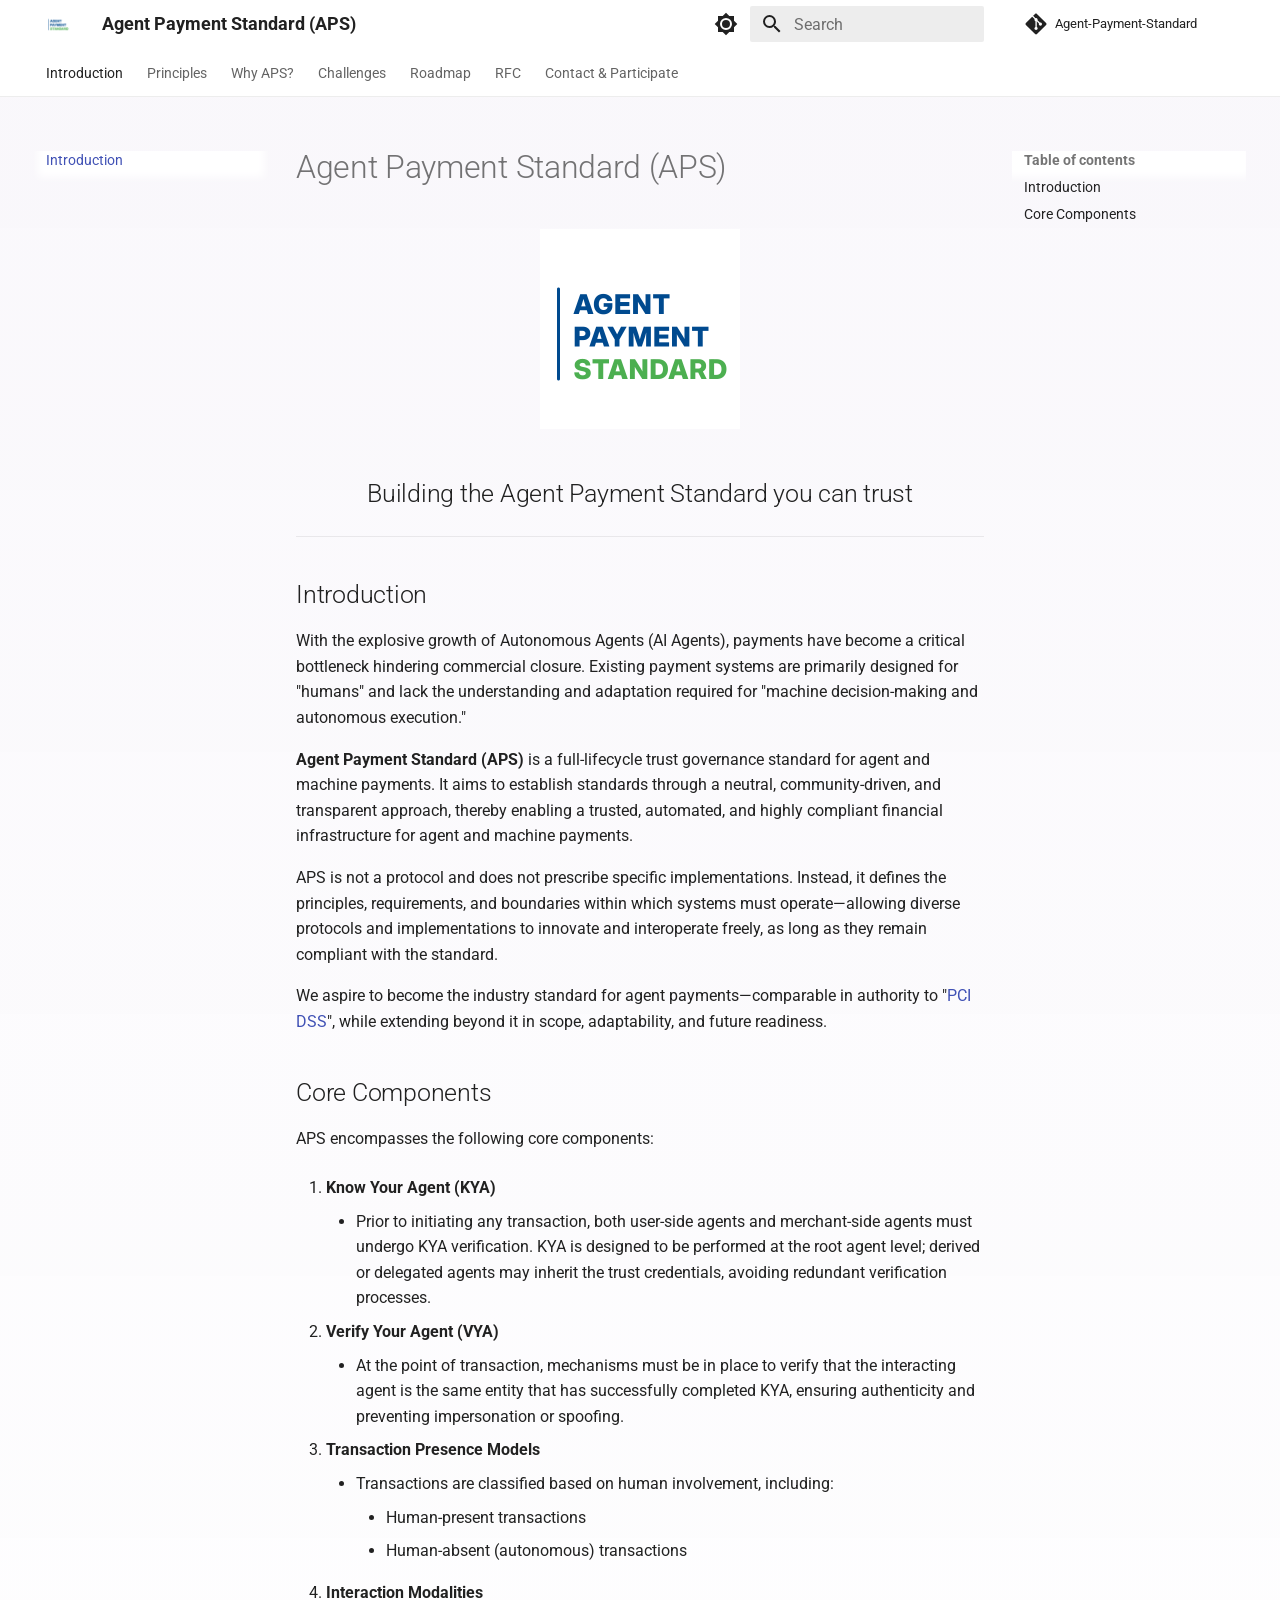
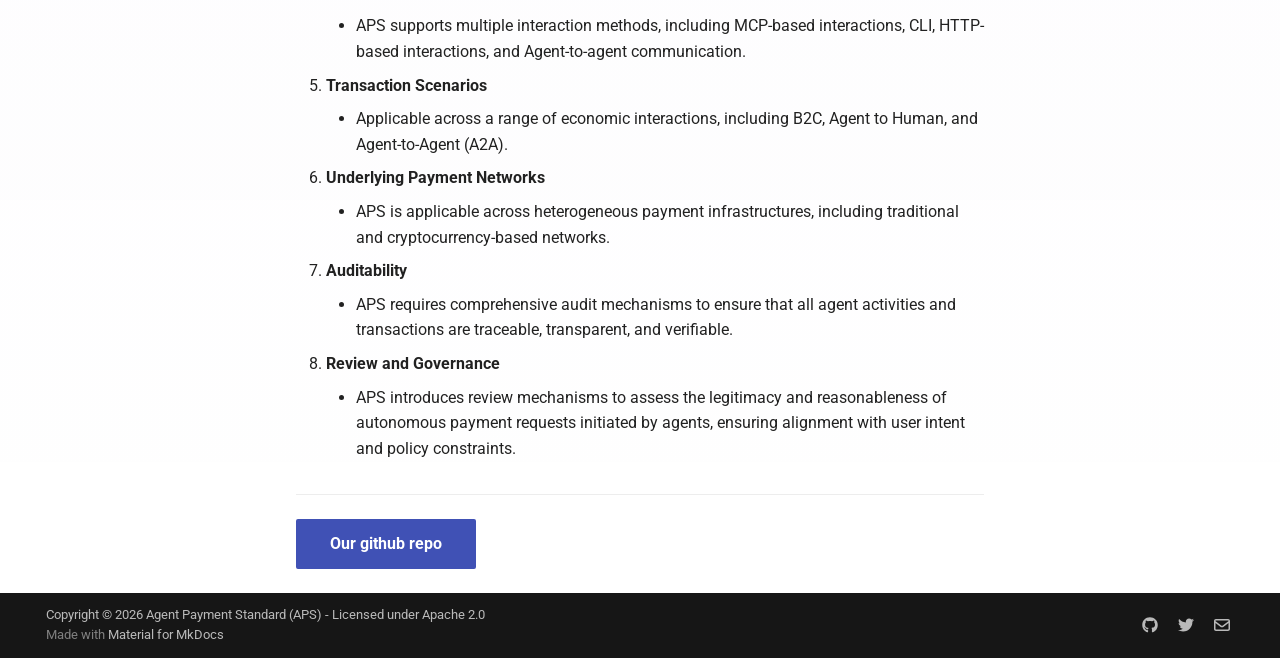
<file: index.html>
<!doctype html>
<html lang="en" class="no-js">
  <head>
    
      <meta charset="utf-8">
      <meta name="viewport" content="width=device-width,initial-scale=1">
      
        <meta name="description" content="Building the Agent Payment Standard you can trust.">
      
      
      
        <link rel="canonical" href="https://agent-payment-standard.github.io/Agent-Payment-Standard-Website/">
      
      
      
        <link rel="next" href="principles/">
      
      
        
      
      
      <link rel="icon" href="images/logo-square.png">
      <meta name="generator" content="mkdocs-1.6.1, mkdocs-material-9.7.6">
    
    
      
        <title>Agent Payment Standard (APS)</title>
      
    
    
      <link rel="stylesheet" href="assets/stylesheets/main.484c7ddc.min.css">
      
        
        <link rel="stylesheet" href="assets/stylesheets/palette.ab4e12ef.min.css">
      
      


    
    
      
    
    
      
        
        
        <link rel="preconnect" href="https://fonts.gstatic.com" crossorigin>
        <link rel="stylesheet" href="https://fonts.googleapis.com/css?family=Roboto:300,300i,400,400i,700,700i%7CRoboto+Mono:400,400i,700,700i&display=fallback">
        <style>:root{--md-text-font:"Roboto";--md-code-font:"Roboto Mono"}</style>
      
    
    
      <link rel="stylesheet" href="stylesheets/extra.css">
    
    <script>__md_scope=new URL(".",location),__md_hash=e=>[...e].reduce(((e,_)=>(e<<5)-e+_.charCodeAt(0)),0),__md_get=(e,_=localStorage,t=__md_scope)=>JSON.parse(_.getItem(t.pathname+"."+e)),__md_set=(e,_,t=localStorage,a=__md_scope)=>{try{t.setItem(a.pathname+"."+e,JSON.stringify(_))}catch(e){}}</script>
    
      

    
    
  </head>
  
  
    
    
      
    
    
    
    
    <body dir="ltr" data-md-color-scheme="default" data-md-color-primary="white" data-md-color-accent="deep-purple">
  
    
    <input class="md-toggle" data-md-toggle="drawer" type="checkbox" id="__drawer" autocomplete="off">
    <input class="md-toggle" data-md-toggle="search" type="checkbox" id="__search" autocomplete="off">
    <label class="md-overlay" for="__drawer"></label>
    <div data-md-component="skip">
      
        
        <a href="#agent-payment-standard-aps" class="md-skip">
          Skip to content
        </a>
      
    </div>
    <div data-md-component="announce">
      
    </div>
    
    
      

<header class="md-header" data-md-component="header">
  <nav class="md-header__inner md-grid" aria-label="Header">
    <a href="." title="Agent Payment Standard (APS)" class="md-header__button md-logo" aria-label="Agent Payment Standard (APS)" data-md-component="logo">
      
  <img src="images/logo-square.png" alt="logo">

    </a>
    <label class="md-header__button md-icon" for="__drawer">
      
      <svg xmlns="http://www.w3.org/2000/svg" viewBox="0 0 24 24"><path d="M3 6h18v2H3zm0 5h18v2H3zm0 5h18v2H3z"/></svg>
    </label>
    <div class="md-header__title" data-md-component="header-title">
      <div class="md-header__ellipsis">
        <div class="md-header__topic">
          <span class="md-ellipsis">
            Agent Payment Standard (APS)
          </span>
        </div>
        <div class="md-header__topic" data-md-component="header-topic">
          <span class="md-ellipsis">
            
              Introduction
            
          </span>
        </div>
      </div>
    </div>
    
      
        <form class="md-header__option" data-md-component="palette">
  
    
    
    
    <input class="md-option" data-md-color-media="(prefers-color-scheme: light)" data-md-color-scheme="default" data-md-color-primary="white" data-md-color-accent="deep-purple"  aria-label="Switch to dark mode"  type="radio" name="__palette" id="__palette_0">
    
      <label class="md-header__button md-icon" title="Switch to dark mode" for="__palette_1" hidden>
        <svg xmlns="http://www.w3.org/2000/svg" viewBox="0 0 24 24"><path d="M12 8a4 4 0 0 0-4 4 4 4 0 0 0 4 4 4 4 0 0 0 4-4 4 4 0 0 0-4-4m0 10a6 6 0 0 1-6-6 6 6 0 0 1 6-6 6 6 0 0 1 6 6 6 6 0 0 1-6 6m8-9.31V4h-4.69L12 .69 8.69 4H4v4.69L.69 12 4 15.31V20h4.69L12 23.31 15.31 20H20v-4.69L23.31 12z"/></svg>
      </label>
    
  
    
    
    
    <input class="md-option" data-md-color-media="(prefers-color-scheme: dark)" data-md-color-scheme="slate" data-md-color-primary="black" data-md-color-accent="deep-purple"  aria-label="Switch to light mode"  type="radio" name="__palette" id="__palette_1">
    
      <label class="md-header__button md-icon" title="Switch to light mode" for="__palette_0" hidden>
        <svg xmlns="http://www.w3.org/2000/svg" viewBox="0 0 24 24"><path d="M12 18c-.89 0-1.74-.2-2.5-.55C11.56 16.5 13 14.42 13 12s-1.44-4.5-3.5-5.45C10.26 6.2 11.11 6 12 6a6 6 0 0 1 6 6 6 6 0 0 1-6 6m8-9.31V4h-4.69L12 .69 8.69 4H4v4.69L.69 12 4 15.31V20h4.69L12 23.31 15.31 20H20v-4.69L23.31 12z"/></svg>
      </label>
    
  
</form>
      
    
    
      <script>var palette=__md_get("__palette");if(palette&&palette.color){if("(prefers-color-scheme)"===palette.color.media){var media=matchMedia("(prefers-color-scheme: light)"),input=document.querySelector(media.matches?"[data-md-color-media='(prefers-color-scheme: light)']":"[data-md-color-media='(prefers-color-scheme: dark)']");palette.color.media=input.getAttribute("data-md-color-media"),palette.color.scheme=input.getAttribute("data-md-color-scheme"),palette.color.primary=input.getAttribute("data-md-color-primary"),palette.color.accent=input.getAttribute("data-md-color-accent")}for(var[key,value]of Object.entries(palette.color))document.body.setAttribute("data-md-color-"+key,value)}</script>
    
    
    
      
      
        <label class="md-header__button md-icon" for="__search">
          
          <svg xmlns="http://www.w3.org/2000/svg" viewBox="0 0 24 24"><path d="M9.5 3A6.5 6.5 0 0 1 16 9.5c0 1.61-.59 3.09-1.56 4.23l.27.27h.79l5 5-1.5 1.5-5-5v-.79l-.27-.27A6.52 6.52 0 0 1 9.5 16 6.5 6.5 0 0 1 3 9.5 6.5 6.5 0 0 1 9.5 3m0 2C7 5 5 7 5 9.5S7 14 9.5 14 14 12 14 9.5 12 5 9.5 5"/></svg>
        </label>
        <div class="md-search" data-md-component="search" role="dialog">
  <label class="md-search__overlay" for="__search"></label>
  <div class="md-search__inner" role="search">
    <form class="md-search__form" name="search">
      <input type="text" class="md-search__input" name="query" aria-label="Search" placeholder="Search" autocapitalize="off" autocorrect="off" autocomplete="off" spellcheck="false" data-md-component="search-query" required>
      <label class="md-search__icon md-icon" for="__search">
        
        <svg xmlns="http://www.w3.org/2000/svg" viewBox="0 0 24 24"><path d="M9.5 3A6.5 6.5 0 0 1 16 9.5c0 1.61-.59 3.09-1.56 4.23l.27.27h.79l5 5-1.5 1.5-5-5v-.79l-.27-.27A6.52 6.52 0 0 1 9.5 16 6.5 6.5 0 0 1 3 9.5 6.5 6.5 0 0 1 9.5 3m0 2C7 5 5 7 5 9.5S7 14 9.5 14 14 12 14 9.5 12 5 9.5 5"/></svg>
        
        <svg xmlns="http://www.w3.org/2000/svg" viewBox="0 0 24 24"><path d="M20 11v2H8l5.5 5.5-1.42 1.42L4.16 12l7.92-7.92L13.5 5.5 8 11z"/></svg>
      </label>
      <nav class="md-search__options" aria-label="Search">
        
          <a href="javascript:void(0)" class="md-search__icon md-icon" title="Share" aria-label="Share" data-clipboard data-clipboard-text="" data-md-component="search-share" tabindex="-1">
            
            <svg xmlns="http://www.w3.org/2000/svg" viewBox="0 0 24 24"><path d="M18 16.08c-.76 0-1.44.3-1.96.77L8.91 12.7c.05-.23.09-.46.09-.7s-.04-.47-.09-.7l7.05-4.11c.54.5 1.25.81 2.04.81a3 3 0 0 0 3-3 3 3 0 0 0-3-3 3 3 0 0 0-3 3c0 .24.04.47.09.7L8.04 9.81C7.5 9.31 6.79 9 6 9a3 3 0 0 0-3 3 3 3 0 0 0 3 3c.79 0 1.5-.31 2.04-.81l7.12 4.15c-.05.21-.08.43-.08.66 0 1.61 1.31 2.91 2.92 2.91s2.92-1.3 2.92-2.91A2.92 2.92 0 0 0 18 16.08"/></svg>
          </a>
        
        <button type="reset" class="md-search__icon md-icon" title="Clear" aria-label="Clear" tabindex="-1">
          
          <svg xmlns="http://www.w3.org/2000/svg" viewBox="0 0 24 24"><path d="M19 6.41 17.59 5 12 10.59 6.41 5 5 6.41 10.59 12 5 17.59 6.41 19 12 13.41 17.59 19 19 17.59 13.41 12z"/></svg>
        </button>
      </nav>
      
        <div class="md-search__suggest" data-md-component="search-suggest"></div>
      
    </form>
    <div class="md-search__output">
      <div class="md-search__scrollwrap" tabindex="0" data-md-scrollfix>
        <div class="md-search-result" data-md-component="search-result">
          <div class="md-search-result__meta">
            Initializing search
          </div>
          <ol class="md-search-result__list" role="presentation"></ol>
        </div>
      </div>
    </div>
  </div>
</div>
      
    
    
      <div class="md-header__source">
        <a href="https://github.com/Agent-Payment-Standard" title="Go to repository" class="md-source" data-md-component="source">
  <div class="md-source__icon md-icon">
    
    <svg xmlns="http://www.w3.org/2000/svg" viewBox="0 0 448 512"><!--! Font Awesome Free 7.1.0 by @fontawesome - https://fontawesome.com License - https://fontawesome.com/license/free (Icons: CC BY 4.0, Fonts: SIL OFL 1.1, Code: MIT License) Copyright 2025 Fonticons, Inc.--><path d="M439.6 236.1 244 40.5c-5.4-5.5-12.8-8.5-20.4-8.5s-15 3-20.4 8.4L162.5 81l51.5 51.5c27.1-9.1 52.7 16.8 43.4 43.7l49.7 49.7c34.2-11.8 61.2 31 35.5 56.7-26.5 26.5-70.2-2.9-56-37.3L240.3 199v121.9c25.3 12.5 22.3 41.8 9.1 55-6.4 6.4-15.2 10.1-24.3 10.1s-17.8-3.6-24.3-10.1c-17.6-17.6-11.1-46.9 11.2-56v-123c-20.8-8.5-24.6-30.7-18.6-45L142.6 101 8.5 235.1C3 240.6 0 247.9 0 255.5s3 15 8.5 20.4l195.6 195.7c5.4 5.4 12.7 8.4 20.4 8.4s15-3 20.4-8.4l194.7-194.7c5.4-5.4 8.4-12.8 8.4-20.4s-3-15-8.4-20.4"/></svg>
  </div>
  <div class="md-source__repository">
    Agent-Payment-Standard
  </div>
</a>
      </div>
    
  </nav>
  
</header>
    
    <div class="md-container" data-md-component="container">
      
      
        
          
            
<nav class="md-tabs" aria-label="Tabs" data-md-component="tabs">
  <div class="md-grid">
    <ul class="md-tabs__list">
      
        
  
  
  
    
  
  
    <li class="md-tabs__item md-tabs__item--active">
      <a href="." class="md-tabs__link">
        
  
  
    
  
  Introduction

      </a>
    </li>
  

      
        
  
  
  
  
    <li class="md-tabs__item">
      <a href="principles/" class="md-tabs__link">
        
  
  
    
  
  Principles

      </a>
    </li>
  

      
        
  
  
  
  
    <li class="md-tabs__item">
      <a href="why-aps/" class="md-tabs__link">
        
  
  
    
  
  Why APS?

      </a>
    </li>
  

      
        
  
  
  
  
    <li class="md-tabs__item">
      <a href="challenges/" class="md-tabs__link">
        
  
  
    
  
  Challenges

      </a>
    </li>
  

      
        
  
  
  
  
    <li class="md-tabs__item">
      <a href="roadmap/" class="md-tabs__link">
        
  
  
    
  
  Roadmap

      </a>
    </li>
  

      
        
  
  
  
  
    
    
      <li class="md-tabs__item">
        <a href="RFC/KYA_RFC/" class="md-tabs__link">
          
  
  
  RFC

        </a>
      </li>
    
  

      
        
  
  
  
  
    <li class="md-tabs__item">
      <a href="participate/" class="md-tabs__link">
        
  
  
    
  
  Contact & Participate

      </a>
    </li>
  

      
    </ul>
  </div>
</nav>
          
        
      
      <main class="md-main" data-md-component="main">
        <div class="md-main__inner md-grid">
          
            
              
              <div class="md-sidebar md-sidebar--primary" data-md-component="sidebar" data-md-type="navigation" >
                <div class="md-sidebar__scrollwrap">
                  <div class="md-sidebar__inner">
                    


  


<nav class="md-nav md-nav--primary md-nav--lifted" aria-label="Navigation" data-md-level="0">
  <label class="md-nav__title" for="__drawer">
    <a href="." title="Agent Payment Standard (APS)" class="md-nav__button md-logo" aria-label="Agent Payment Standard (APS)" data-md-component="logo">
      
  <img src="images/logo-square.png" alt="logo">

    </a>
    Agent Payment Standard (APS)
  </label>
  
    <div class="md-nav__source">
      <a href="https://github.com/Agent-Payment-Standard" title="Go to repository" class="md-source" data-md-component="source">
  <div class="md-source__icon md-icon">
    
    <svg xmlns="http://www.w3.org/2000/svg" viewBox="0 0 448 512"><!--! Font Awesome Free 7.1.0 by @fontawesome - https://fontawesome.com License - https://fontawesome.com/license/free (Icons: CC BY 4.0, Fonts: SIL OFL 1.1, Code: MIT License) Copyright 2025 Fonticons, Inc.--><path d="M439.6 236.1 244 40.5c-5.4-5.5-12.8-8.5-20.4-8.5s-15 3-20.4 8.4L162.5 81l51.5 51.5c27.1-9.1 52.7 16.8 43.4 43.7l49.7 49.7c34.2-11.8 61.2 31 35.5 56.7-26.5 26.5-70.2-2.9-56-37.3L240.3 199v121.9c25.3 12.5 22.3 41.8 9.1 55-6.4 6.4-15.2 10.1-24.3 10.1s-17.8-3.6-24.3-10.1c-17.6-17.6-11.1-46.9 11.2-56v-123c-20.8-8.5-24.6-30.7-18.6-45L142.6 101 8.5 235.1C3 240.6 0 247.9 0 255.5s3 15 8.5 20.4l195.6 195.7c5.4 5.4 12.7 8.4 20.4 8.4s15-3 20.4-8.4l194.7-194.7c5.4-5.4 8.4-12.8 8.4-20.4s-3-15-8.4-20.4"/></svg>
  </div>
  <div class="md-source__repository">
    Agent-Payment-Standard
  </div>
</a>
    </div>
  
  <ul class="md-nav__list" data-md-scrollfix>
    
      
      
  
  
    
  
  
  
    <li class="md-nav__item md-nav__item--active">
      
      <input class="md-nav__toggle md-toggle" type="checkbox" id="__toc">
      
      
        
      
      
        <label class="md-nav__link md-nav__link--active" for="__toc">
          
  
  
  <span class="md-ellipsis">
    
  
    Introduction
  

    
  </span>
  
  

          <span class="md-nav__icon md-icon"></span>
        </label>
      
      <a href="." class="md-nav__link md-nav__link--active">
        
  
  
  <span class="md-ellipsis">
    
  
    Introduction
  

    
  </span>
  
  

      </a>
      
        

<nav class="md-nav md-nav--secondary" aria-label="Table of contents">
  
  
  
    
  
  
    <label class="md-nav__title" for="__toc">
      <span class="md-nav__icon md-icon"></span>
      Table of contents
    </label>
    <ul class="md-nav__list" data-md-component="toc" data-md-scrollfix>
      
        <li class="md-nav__item">
  <a href="#introduction" class="md-nav__link">
    <span class="md-ellipsis">
      
        Introduction
      
    </span>
  </a>
  
</li>
      
        <li class="md-nav__item">
  <a href="#core-components" class="md-nav__link">
    <span class="md-ellipsis">
      
        Core Components
      
    </span>
  </a>
  
</li>
      
    </ul>
  
</nav>
      
    </li>
  

    
      
      
  
  
  
  
    <li class="md-nav__item">
      <a href="principles/" class="md-nav__link">
        
  
  
  <span class="md-ellipsis">
    
  
    Principles
  

    
  </span>
  
  

      </a>
    </li>
  

    
      
      
  
  
  
  
    <li class="md-nav__item">
      <a href="why-aps/" class="md-nav__link">
        
  
  
  <span class="md-ellipsis">
    
  
    Why APS?
  

    
  </span>
  
  

      </a>
    </li>
  

    
      
      
  
  
  
  
    <li class="md-nav__item">
      <a href="challenges/" class="md-nav__link">
        
  
  
  <span class="md-ellipsis">
    
  
    Challenges
  

    
  </span>
  
  

      </a>
    </li>
  

    
      
      
  
  
  
  
    <li class="md-nav__item">
      <a href="roadmap/" class="md-nav__link">
        
  
  
  <span class="md-ellipsis">
    
  
    Roadmap
  

    
  </span>
  
  

      </a>
    </li>
  

    
      
      
  
  
  
  
    
    
    
    
      
      
        
      
    
    
    <li class="md-nav__item md-nav__item--nested">
      
        
        
          
        
        <input class="md-nav__toggle md-toggle md-toggle--indeterminate" type="checkbox" id="__nav_6" >
        
          
          <label class="md-nav__link" for="__nav_6" id="__nav_6_label" tabindex="0">
            
  
  
  <span class="md-ellipsis">
    
  
    RFC
  

    
  </span>
  
  

            <span class="md-nav__icon md-icon"></span>
          </label>
        
        <nav class="md-nav" data-md-level="1" aria-labelledby="__nav_6_label" aria-expanded="false">
          <label class="md-nav__title" for="__nav_6">
            <span class="md-nav__icon md-icon"></span>
            
  
    RFC
  

          </label>
          <ul class="md-nav__list" data-md-scrollfix>
            
              
                
  
  
  
  
    <li class="md-nav__item">
      <a href="RFC/KYA_RFC/" class="md-nav__link">
        
  
  
  <span class="md-ellipsis">
    
  
    Know Your Agent (KYA)
  

    
  </span>
  
  

      </a>
    </li>
  

              
            
              
                
  
  
  
  
    <li class="md-nav__item">
      <a href="RFC/VYA_RFC/" class="md-nav__link">
        
  
  
  <span class="md-ellipsis">
    
  
    Verify Your Agent (VYA)
  

    
  </span>
  
  

      </a>
    </li>
  

              
            
              
                
  
  
  
  
    <li class="md-nav__item">
      <a href="RFC/Transaction_Type_RFC/" class="md-nav__link">
        
  
  
  <span class="md-ellipsis">
    
  
    Transaction Type
  

    
  </span>
  
  

      </a>
    </li>
  

              
            
          </ul>
        </nav>
      
    </li>
  

    
      
      
  
  
  
  
    <li class="md-nav__item">
      <a href="participate/" class="md-nav__link">
        
  
  
  <span class="md-ellipsis">
    
  
    Contact & Participate
  

    
  </span>
  
  

      </a>
    </li>
  

    
  </ul>
</nav>
                  </div>
                </div>
              </div>
            
            
              
              <div class="md-sidebar md-sidebar--secondary" data-md-component="sidebar" data-md-type="toc" >
                <div class="md-sidebar__scrollwrap">
                  <div class="md-sidebar__inner">
                    

<nav class="md-nav md-nav--secondary" aria-label="Table of contents">
  
  
  
    
  
  
    <label class="md-nav__title" for="__toc">
      <span class="md-nav__icon md-icon"></span>
      Table of contents
    </label>
    <ul class="md-nav__list" data-md-component="toc" data-md-scrollfix>
      
        <li class="md-nav__item">
  <a href="#introduction" class="md-nav__link">
    <span class="md-ellipsis">
      
        Introduction
      
    </span>
  </a>
  
</li>
      
        <li class="md-nav__item">
  <a href="#core-components" class="md-nav__link">
    <span class="md-ellipsis">
      
        Core Components
      
    </span>
  </a>
  
</li>
      
    </ul>
  
</nav>
                  </div>
                </div>
              </div>
            
          
          
            <div class="md-content" data-md-component="content">
              
              <article class="md-content__inner md-typeset">
                
                  


  
  


<h1 id="agent-payment-standard-aps">Agent Payment Standard (APS)</h1>
<div align="center">
  <img src="images/logo-square.png" alt="Agent Payment Standard Logo" width="200" />
</div>

<div align="center">
    <h2>Building the Agent Payment Standard you can trust</h2>
</div>
<hr />
<h2 id="introduction">Introduction</h2>
<p>With the explosive growth of Autonomous Agents (AI Agents), payments have become a critical bottleneck hindering commercial closure. Existing payment systems are primarily designed for "humans" and lack the understanding and adaptation required for "machine decision-making and autonomous execution."</p>
<p><strong>Agent Payment Standard (APS)</strong> is a full-lifecycle trust governance standard for agent and machine payments. It aims to establish standards through a neutral, community-driven, and transparent approach, thereby enabling a trusted, automated, and highly compliant financial infrastructure for agent and machine payments.</p>
<p>APS is not a protocol and does not prescribe specific implementations. Instead, it defines the principles, requirements, and boundaries within which systems must operate—allowing diverse protocols and implementations to innovate and interoperate freely, as long as they remain compliant with the standard.</p>
<p>We aspire to become the industry standard for agent payments—comparable in authority to "<a href="https://www.pcisecuritystandards.org/">PCI DSS</a>", while extending beyond it in scope, adaptability, and future readiness.</p>
<h2 id="core-components">Core Components</h2>
<p>APS encompasses the following core components:</p>
<ol>
<li>
<p><strong>Know Your Agent (KYA)</strong></p>
<ul>
<li>Prior to initiating any transaction, both user-side agents and merchant-side agents must undergo KYA verification. KYA is designed to be performed at the root agent level; derived or delegated agents may inherit the trust credentials, avoiding redundant verification processes.</li>
</ul>
</li>
<li>
<p><strong>Verify Your Agent (VYA)</strong></p>
<ul>
<li>At the point of transaction, mechanisms must be in place to verify that the interacting agent is the same entity that has successfully completed KYA, ensuring authenticity and preventing impersonation or spoofing.</li>
</ul>
</li>
<li>
<p><strong>Transaction Presence Models</strong></p>
<ul>
<li>Transactions are classified based on human involvement, including:<ul>
<li>Human-present transactions</li>
<li>Human-absent (autonomous) transactions</li>
</ul>
</li>
</ul>
</li>
<li>
<p><strong>Interaction Modalities</strong></p>
<ul>
<li>APS supports multiple interaction methods, including MCP-based interactions, CLI, HTTP-based interactions, and Agent-to-agent communication.</li>
</ul>
</li>
<li>
<p><strong>Transaction Scenarios</strong></p>
<ul>
<li>Applicable across a range of economic interactions, including B2C, Agent to Human, and Agent-to-Agent (A2A).</li>
</ul>
</li>
<li>
<p><strong>Underlying Payment Networks</strong></p>
<ul>
<li>APS is applicable across heterogeneous payment infrastructures, including traditional and cryptocurrency-based networks.</li>
</ul>
</li>
<li>
<p><strong>Auditability</strong></p>
<ul>
<li>APS requires comprehensive audit mechanisms to ensure that all agent activities and transactions are traceable, transparent, and verifiable.</li>
</ul>
</li>
<li>
<p><strong>Review and Governance</strong></p>
<ul>
<li>APS introduces review mechanisms to assess the legitimacy and reasonableness of autonomous payment requests initiated by agents, ensuring alignment with user intent and policy constraints.</li>
</ul>
</li>
</ol>
<hr />
<p><a class="md-button md-button--primary" href="https://github.com/Agent-Payment-Standard">Our github repo</a></p>












                
              </article>
            </div>
          
          
<script>var target=document.getElementById(location.hash.slice(1));target&&target.name&&(target.checked=target.name.startsWith("__tabbed_"))</script>
        </div>
        
          <button type="button" class="md-top md-icon" data-md-component="top" hidden>
  
  <svg xmlns="http://www.w3.org/2000/svg" viewBox="0 0 24 24"><path d="M13 20h-2V8l-5.5 5.5-1.42-1.42L12 4.16l7.92 7.92-1.42 1.42L13 8z"/></svg>
  Back to top
</button>
        
      </main>
      
        <footer class="md-footer">
  
  <div class="md-footer-meta md-typeset">
    <div class="md-footer-meta__inner md-grid">
      <div class="md-copyright">
  
    <div class="md-copyright__highlight">
      Copyright &copy; 2026 Agent Payment Standard (APS) - Licensed under Apache 2.0
    </div>
  
  
    Made with
    <a href="https://squidfunk.github.io/mkdocs-material/" target="_blank" rel="noopener">
      Material for MkDocs
    </a>
  
</div>
      
        
<div class="md-social">
  
    
    
    
    
      
      
    
    <a href="https://github.com/Agent-Payment-Standard" target="_blank" rel="noopener" title="github.com" class="md-social__link">
      <svg xmlns="http://www.w3.org/2000/svg" viewBox="0 0 512 512"><!--! Font Awesome Free 7.1.0 by @fontawesome - https://fontawesome.com License - https://fontawesome.com/license/free (Icons: CC BY 4.0, Fonts: SIL OFL 1.1, Code: MIT License) Copyright 2025 Fonticons, Inc.--><path d="M173.9 397.4c0 2-2.3 3.6-5.2 3.6-3.3.3-5.6-1.3-5.6-3.6 0-2 2.3-3.6 5.2-3.6 3-.3 5.6 1.3 5.6 3.6m-31.1-4.5c-.7 2 1.3 4.3 4.3 4.9 2.6 1 5.6 0 6.2-2s-1.3-4.3-4.3-5.2c-2.6-.7-5.5.3-6.2 2.3m44.2-1.7c-2.9.7-4.9 2.6-4.6 4.9.3 2 2.9 3.3 5.9 2.6 2.9-.7 4.9-2.6 4.6-4.6-.3-1.9-3-3.2-5.9-2.9M252.8 8C114.1 8 8 113.3 8 252c0 110.9 69.8 205.8 169.5 239.2 12.8 2.3 17.3-5.6 17.3-12.1 0-6.2-.3-40.4-.3-61.4 0 0-70 15-84.7-29.8 0 0-11.4-29.1-27.8-36.6 0 0-22.9-15.7 1.6-15.4 0 0 24.9 2 38.6 25.8 21.9 38.6 58.6 27.5 72.9 20.9 2.3-16 8.8-27.1 16-33.7-55.9-6.2-112.3-14.3-112.3-110.5 0-27.5 7.6-41.3 23.6-58.9-2.6-6.5-11.1-33.3 2.6-67.9 20.9-6.5 69 27 69 27 20-5.6 41.5-8.5 62.8-8.5s42.8 2.9 62.8 8.5c0 0 48.1-33.6 69-27 13.7 34.7 5.2 61.4 2.6 67.9 16 17.7 25.8 31.5 25.8 58.9 0 96.5-58.9 104.2-114.8 110.5 9.2 7.9 17 22.9 17 46.4 0 33.7-.3 75.4-.3 83.6 0 6.5 4.6 14.4 17.3 12.1C436.2 457.8 504 362.9 504 252 504 113.3 391.5 8 252.8 8M105.2 352.9c-1.3 1-1 3.3.7 5.2 1.6 1.6 3.9 2.3 5.2 1 1.3-1 1-3.3-.7-5.2-1.6-1.6-3.9-2.3-5.2-1m-10.8-8.1c-.7 1.3.3 2.9 2.3 3.9 1.6 1 3.6.7 4.3-.7.7-1.3-.3-2.9-2.3-3.9-2-.6-3.6-.3-4.3.7m32.4 35.6c-1.6 1.3-1 4.3 1.3 6.2 2.3 2.3 5.2 2.6 6.5 1 1.3-1.3.7-4.3-1.3-6.2-2.2-2.3-5.2-2.6-6.5-1m-11.4-14.7c-1.6 1-1.6 3.6 0 5.9s4.3 3.3 5.6 2.3c1.6-1.3 1.6-3.9 0-6.2-1.4-2.3-4-3.3-5.6-2"/></svg>
    </a>
  
    
    
    
    
      
      
    
    <a href="https://x.com/AgentPayStd" target="_blank" rel="noopener" title="x.com" class="md-social__link">
      <svg xmlns="http://www.w3.org/2000/svg" viewBox="0 0 512 512"><!--! Font Awesome Free 7.1.0 by @fontawesome - https://fontawesome.com License - https://fontawesome.com/license/free (Icons: CC BY 4.0, Fonts: SIL OFL 1.1, Code: MIT License) Copyright 2025 Fonticons, Inc.--><path d="M459.4 151.7c.3 4.5.3 9.1.3 13.6 0 138.7-105.6 298.6-298.6 298.6-59.5 0-114.7-17.2-161.1-47.1 8.4 1 16.6 1.3 25.3 1.3 49.1 0 94.2-16.6 130.3-44.8-46.1-1-84.8-31.2-98.1-72.8 6.5 1 13 1.6 19.8 1.6 9.4 0 18.8-1.3 27.6-3.6-48.1-9.7-84.1-52-84.1-103v-1.3c14 7.8 30.2 12.7 47.4 13.3-28.3-18.8-46.8-51-46.8-87.4 0-19.5 5.2-37.4 14.3-53C87.4 130.8 165 172.4 252.1 176.9c-1.6-7.8-2.6-15.9-2.6-24C249.5 95.1 296.3 48 354.4 48c30.2 0 57.5 12.7 76.7 33.1 23.7-4.5 46.5-13.3 66.6-25.3-7.8 24.4-24.4 44.8-46.1 57.8 21.1-2.3 41.6-8.1 60.4-16.2-14.3 20.8-32.2 39.3-52.6 54.3"/></svg>
    </a>
  
    
    
    
    
    <a href="mailto:contact@agent-payment-standard.org" target="_blank" rel="noopener" title="" class="md-social__link">
      <svg xmlns="http://www.w3.org/2000/svg" viewBox="0 0 512 512"><!--! Font Awesome Free 7.1.0 by @fontawesome - https://fontawesome.com License - https://fontawesome.com/license/free (Icons: CC BY 4.0, Fonts: SIL OFL 1.1, Code: MIT License) Copyright 2025 Fonticons, Inc.--><path d="M61.4 64C27.5 64 0 91.5 0 125.4c0 .9 0 1.7.1 2.6H0v256c0 35.3 28.7 64 64 64h384c35.3 0 64-28.7 64-64V128h-.1c0-.9.1-1.7.1-2.6 0-33.9-27.5-61.4-61.4-61.4zM464 192.3V384c0 8.8-7.2 16-16 16H64c-8.8 0-16-7.2-16-16V192.3l154.8 117.4c31.4 23.9 74.9 23.9 106.4 0zM48 125.4c0-7.4 6-13.4 13.4-13.4h389.2c7.4 0 13.4 6 13.4 13.4 0 4.2-2 8.2-5.3 10.7L280.2 271.5c-14.3 10.8-34.1 10.8-48.4 0L53.3 136.1c-3.3-2.5-5.3-6.5-5.3-10.7"/></svg>
    </a>
  
</div>
      
    </div>
  </div>
</footer>
      
    </div>
    <div class="md-dialog" data-md-component="dialog">
      <div class="md-dialog__inner md-typeset"></div>
    </div>
    
    
    
      
      
      <script id="__config" type="application/json">{"annotate": null, "base": ".", "features": ["navigation.tabs", "navigation.sections", "navigation.expand", "navigation.top", "navigation.tracking", "search.suggest", "search.highlight", "search.share", "content.code.copy", "content.code.annotate"], "search": "assets/javascripts/workers/search.2c215733.min.js", "tags": null, "translations": {"clipboard.copied": "Copied to clipboard", "clipboard.copy": "Copy to clipboard", "search.result.more.one": "1 more on this page", "search.result.more.other": "# more on this page", "search.result.none": "No matching documents", "search.result.one": "1 matching document", "search.result.other": "# matching documents", "search.result.placeholder": "Type to start searching", "search.result.term.missing": "Missing", "select.version": "Select version"}, "version": null}</script>
    
    
      <script src="assets/javascripts/bundle.79ae519e.min.js"></script>
      
    
  </body>
</html>
</file>
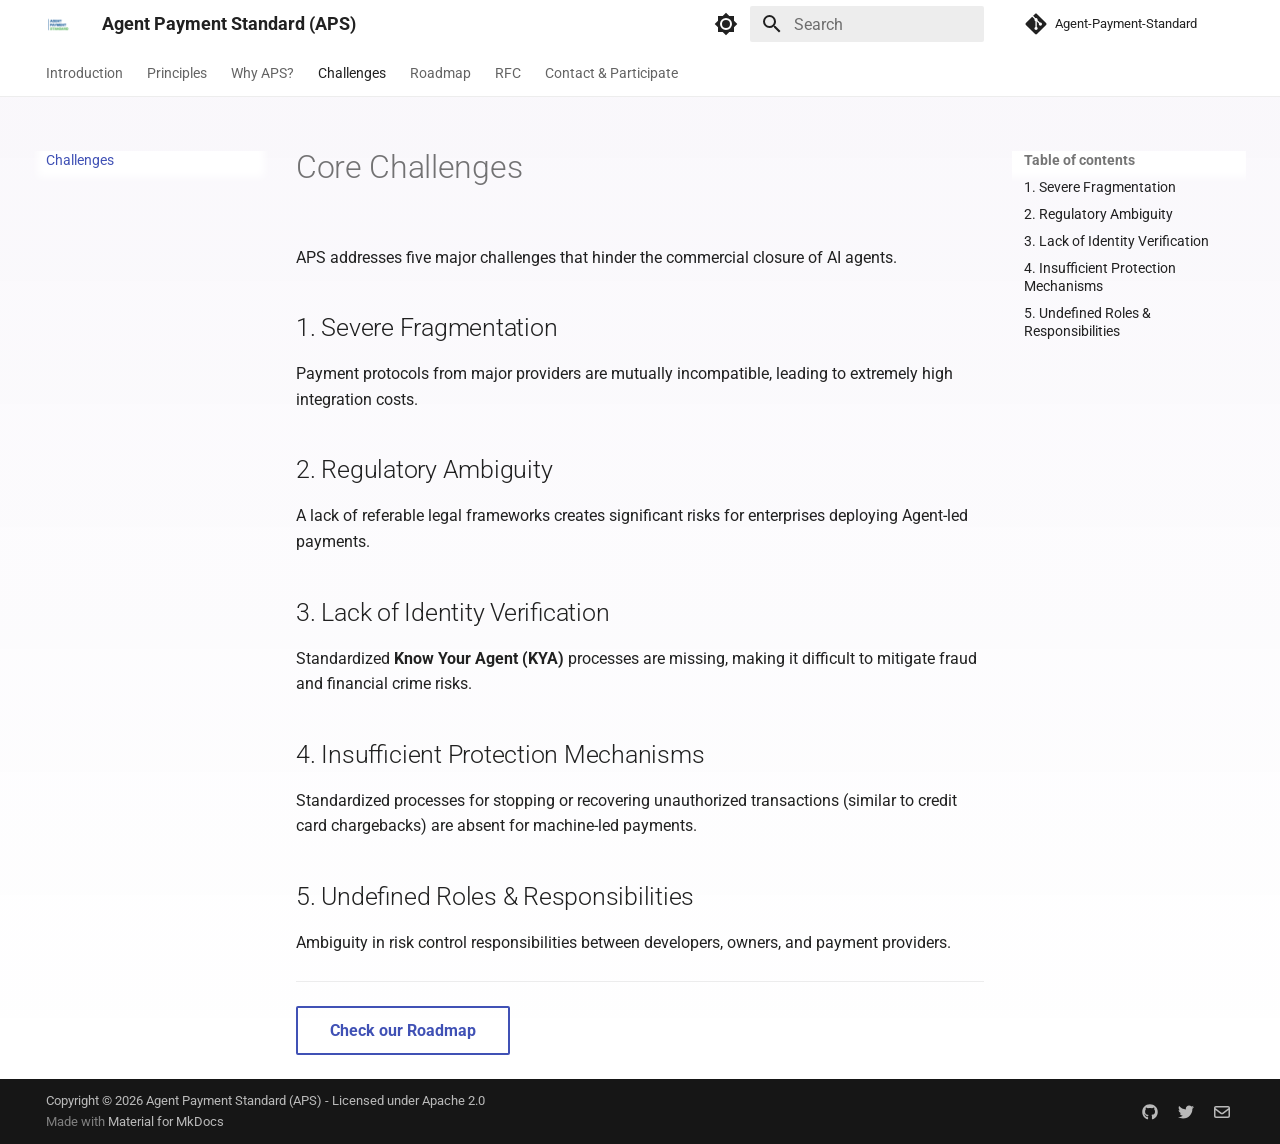
<file: challenges/index.html>
<!doctype html>
<html lang="en" class="no-js">
  <head>
    
      <meta charset="utf-8">
      <meta name="viewport" content="width=device-width,initial-scale=1">
      
        <meta name="description" content="Building the Agent Payment Standard you can trust.">
      
      
      
        <link rel="canonical" href="https://agent-payment-standard.github.io/Agent-Payment-Standard-Website/challenges/">
      
      
        <link rel="prev" href="../why-aps/">
      
      
        <link rel="next" href="../roadmap/">
      
      
        
      
      
      <link rel="icon" href="../images/logo-square.png">
      <meta name="generator" content="mkdocs-1.6.1, mkdocs-material-9.7.6">
    
    
      
        <title>Challenges - Agent Payment Standard (APS)</title>
      
    
    
      <link rel="stylesheet" href="../assets/stylesheets/main.484c7ddc.min.css">
      
        
        <link rel="stylesheet" href="../assets/stylesheets/palette.ab4e12ef.min.css">
      
      


    
    
      
    
    
      
        
        
        <link rel="preconnect" href="https://fonts.gstatic.com" crossorigin>
        <link rel="stylesheet" href="https://fonts.googleapis.com/css?family=Roboto:300,300i,400,400i,700,700i%7CRoboto+Mono:400,400i,700,700i&display=fallback">
        <style>:root{--md-text-font:"Roboto";--md-code-font:"Roboto Mono"}</style>
      
    
    
      <link rel="stylesheet" href="../stylesheets/extra.css">
    
    <script>__md_scope=new URL("..",location),__md_hash=e=>[...e].reduce(((e,_)=>(e<<5)-e+_.charCodeAt(0)),0),__md_get=(e,_=localStorage,t=__md_scope)=>JSON.parse(_.getItem(t.pathname+"."+e)),__md_set=(e,_,t=localStorage,a=__md_scope)=>{try{t.setItem(a.pathname+"."+e,JSON.stringify(_))}catch(e){}}</script>
    
      

    
    
  </head>
  
  
    
    
      
    
    
    
    
    <body dir="ltr" data-md-color-scheme="default" data-md-color-primary="white" data-md-color-accent="deep-purple">
  
    
    <input class="md-toggle" data-md-toggle="drawer" type="checkbox" id="__drawer" autocomplete="off">
    <input class="md-toggle" data-md-toggle="search" type="checkbox" id="__search" autocomplete="off">
    <label class="md-overlay" for="__drawer"></label>
    <div data-md-component="skip">
      
        
        <a href="#core-challenges" class="md-skip">
          Skip to content
        </a>
      
    </div>
    <div data-md-component="announce">
      
    </div>
    
    
      

<header class="md-header" data-md-component="header">
  <nav class="md-header__inner md-grid" aria-label="Header">
    <a href=".." title="Agent Payment Standard (APS)" class="md-header__button md-logo" aria-label="Agent Payment Standard (APS)" data-md-component="logo">
      
  <img src="../images/logo-square.png" alt="logo">

    </a>
    <label class="md-header__button md-icon" for="__drawer">
      
      <svg xmlns="http://www.w3.org/2000/svg" viewBox="0 0 24 24"><path d="M3 6h18v2H3zm0 5h18v2H3zm0 5h18v2H3z"/></svg>
    </label>
    <div class="md-header__title" data-md-component="header-title">
      <div class="md-header__ellipsis">
        <div class="md-header__topic">
          <span class="md-ellipsis">
            Agent Payment Standard (APS)
          </span>
        </div>
        <div class="md-header__topic" data-md-component="header-topic">
          <span class="md-ellipsis">
            
              Challenges
            
          </span>
        </div>
      </div>
    </div>
    
      
        <form class="md-header__option" data-md-component="palette">
  
    
    
    
    <input class="md-option" data-md-color-media="(prefers-color-scheme: light)" data-md-color-scheme="default" data-md-color-primary="white" data-md-color-accent="deep-purple"  aria-label="Switch to dark mode"  type="radio" name="__palette" id="__palette_0">
    
      <label class="md-header__button md-icon" title="Switch to dark mode" for="__palette_1" hidden>
        <svg xmlns="http://www.w3.org/2000/svg" viewBox="0 0 24 24"><path d="M12 8a4 4 0 0 0-4 4 4 4 0 0 0 4 4 4 4 0 0 0 4-4 4 4 0 0 0-4-4m0 10a6 6 0 0 1-6-6 6 6 0 0 1 6-6 6 6 0 0 1 6 6 6 6 0 0 1-6 6m8-9.31V4h-4.69L12 .69 8.69 4H4v4.69L.69 12 4 15.31V20h4.69L12 23.31 15.31 20H20v-4.69L23.31 12z"/></svg>
      </label>
    
  
    
    
    
    <input class="md-option" data-md-color-media="(prefers-color-scheme: dark)" data-md-color-scheme="slate" data-md-color-primary="black" data-md-color-accent="deep-purple"  aria-label="Switch to light mode"  type="radio" name="__palette" id="__palette_1">
    
      <label class="md-header__button md-icon" title="Switch to light mode" for="__palette_0" hidden>
        <svg xmlns="http://www.w3.org/2000/svg" viewBox="0 0 24 24"><path d="M12 18c-.89 0-1.74-.2-2.5-.55C11.56 16.5 13 14.42 13 12s-1.44-4.5-3.5-5.45C10.26 6.2 11.11 6 12 6a6 6 0 0 1 6 6 6 6 0 0 1-6 6m8-9.31V4h-4.69L12 .69 8.69 4H4v4.69L.69 12 4 15.31V20h4.69L12 23.31 15.31 20H20v-4.69L23.31 12z"/></svg>
      </label>
    
  
</form>
      
    
    
      <script>var palette=__md_get("__palette");if(palette&&palette.color){if("(prefers-color-scheme)"===palette.color.media){var media=matchMedia("(prefers-color-scheme: light)"),input=document.querySelector(media.matches?"[data-md-color-media='(prefers-color-scheme: light)']":"[data-md-color-media='(prefers-color-scheme: dark)']");palette.color.media=input.getAttribute("data-md-color-media"),palette.color.scheme=input.getAttribute("data-md-color-scheme"),palette.color.primary=input.getAttribute("data-md-color-primary"),palette.color.accent=input.getAttribute("data-md-color-accent")}for(var[key,value]of Object.entries(palette.color))document.body.setAttribute("data-md-color-"+key,value)}</script>
    
    
    
      
      
        <label class="md-header__button md-icon" for="__search">
          
          <svg xmlns="http://www.w3.org/2000/svg" viewBox="0 0 24 24"><path d="M9.5 3A6.5 6.5 0 0 1 16 9.5c0 1.61-.59 3.09-1.56 4.23l.27.27h.79l5 5-1.5 1.5-5-5v-.79l-.27-.27A6.52 6.52 0 0 1 9.5 16 6.5 6.5 0 0 1 3 9.5 6.5 6.5 0 0 1 9.5 3m0 2C7 5 5 7 5 9.5S7 14 9.5 14 14 12 14 9.5 12 5 9.5 5"/></svg>
        </label>
        <div class="md-search" data-md-component="search" role="dialog">
  <label class="md-search__overlay" for="__search"></label>
  <div class="md-search__inner" role="search">
    <form class="md-search__form" name="search">
      <input type="text" class="md-search__input" name="query" aria-label="Search" placeholder="Search" autocapitalize="off" autocorrect="off" autocomplete="off" spellcheck="false" data-md-component="search-query" required>
      <label class="md-search__icon md-icon" for="__search">
        
        <svg xmlns="http://www.w3.org/2000/svg" viewBox="0 0 24 24"><path d="M9.5 3A6.5 6.5 0 0 1 16 9.5c0 1.61-.59 3.09-1.56 4.23l.27.27h.79l5 5-1.5 1.5-5-5v-.79l-.27-.27A6.52 6.52 0 0 1 9.5 16 6.5 6.5 0 0 1 3 9.5 6.5 6.5 0 0 1 9.5 3m0 2C7 5 5 7 5 9.5S7 14 9.5 14 14 12 14 9.5 12 5 9.5 5"/></svg>
        
        <svg xmlns="http://www.w3.org/2000/svg" viewBox="0 0 24 24"><path d="M20 11v2H8l5.5 5.5-1.42 1.42L4.16 12l7.92-7.92L13.5 5.5 8 11z"/></svg>
      </label>
      <nav class="md-search__options" aria-label="Search">
        
          <a href="javascript:void(0)" class="md-search__icon md-icon" title="Share" aria-label="Share" data-clipboard data-clipboard-text="" data-md-component="search-share" tabindex="-1">
            
            <svg xmlns="http://www.w3.org/2000/svg" viewBox="0 0 24 24"><path d="M18 16.08c-.76 0-1.44.3-1.96.77L8.91 12.7c.05-.23.09-.46.09-.7s-.04-.47-.09-.7l7.05-4.11c.54.5 1.25.81 2.04.81a3 3 0 0 0 3-3 3 3 0 0 0-3-3 3 3 0 0 0-3 3c0 .24.04.47.09.7L8.04 9.81C7.5 9.31 6.79 9 6 9a3 3 0 0 0-3 3 3 3 0 0 0 3 3c.79 0 1.5-.31 2.04-.81l7.12 4.15c-.05.21-.08.43-.08.66 0 1.61 1.31 2.91 2.92 2.91s2.92-1.3 2.92-2.91A2.92 2.92 0 0 0 18 16.08"/></svg>
          </a>
        
        <button type="reset" class="md-search__icon md-icon" title="Clear" aria-label="Clear" tabindex="-1">
          
          <svg xmlns="http://www.w3.org/2000/svg" viewBox="0 0 24 24"><path d="M19 6.41 17.59 5 12 10.59 6.41 5 5 6.41 10.59 12 5 17.59 6.41 19 12 13.41 17.59 19 19 17.59 13.41 12z"/></svg>
        </button>
      </nav>
      
        <div class="md-search__suggest" data-md-component="search-suggest"></div>
      
    </form>
    <div class="md-search__output">
      <div class="md-search__scrollwrap" tabindex="0" data-md-scrollfix>
        <div class="md-search-result" data-md-component="search-result">
          <div class="md-search-result__meta">
            Initializing search
          </div>
          <ol class="md-search-result__list" role="presentation"></ol>
        </div>
      </div>
    </div>
  </div>
</div>
      
    
    
      <div class="md-header__source">
        <a href="https://github.com/Agent-Payment-Standard" title="Go to repository" class="md-source" data-md-component="source">
  <div class="md-source__icon md-icon">
    
    <svg xmlns="http://www.w3.org/2000/svg" viewBox="0 0 448 512"><!--! Font Awesome Free 7.1.0 by @fontawesome - https://fontawesome.com License - https://fontawesome.com/license/free (Icons: CC BY 4.0, Fonts: SIL OFL 1.1, Code: MIT License) Copyright 2025 Fonticons, Inc.--><path d="M439.6 236.1 244 40.5c-5.4-5.5-12.8-8.5-20.4-8.5s-15 3-20.4 8.4L162.5 81l51.5 51.5c27.1-9.1 52.7 16.8 43.4 43.7l49.7 49.7c34.2-11.8 61.2 31 35.5 56.7-26.5 26.5-70.2-2.9-56-37.3L240.3 199v121.9c25.3 12.5 22.3 41.8 9.1 55-6.4 6.4-15.2 10.1-24.3 10.1s-17.8-3.6-24.3-10.1c-17.6-17.6-11.1-46.9 11.2-56v-123c-20.8-8.5-24.6-30.7-18.6-45L142.6 101 8.5 235.1C3 240.6 0 247.9 0 255.5s3 15 8.5 20.4l195.6 195.7c5.4 5.4 12.7 8.4 20.4 8.4s15-3 20.4-8.4l194.7-194.7c5.4-5.4 8.4-12.8 8.4-20.4s-3-15-8.4-20.4"/></svg>
  </div>
  <div class="md-source__repository">
    Agent-Payment-Standard
  </div>
</a>
      </div>
    
  </nav>
  
</header>
    
    <div class="md-container" data-md-component="container">
      
      
        
          
            
<nav class="md-tabs" aria-label="Tabs" data-md-component="tabs">
  <div class="md-grid">
    <ul class="md-tabs__list">
      
        
  
  
  
  
    <li class="md-tabs__item">
      <a href=".." class="md-tabs__link">
        
  
  
    
  
  Introduction

      </a>
    </li>
  

      
        
  
  
  
  
    <li class="md-tabs__item">
      <a href="../principles/" class="md-tabs__link">
        
  
  
    
  
  Principles

      </a>
    </li>
  

      
        
  
  
  
  
    <li class="md-tabs__item">
      <a href="../why-aps/" class="md-tabs__link">
        
  
  
    
  
  Why APS?

      </a>
    </li>
  

      
        
  
  
  
    
  
  
    <li class="md-tabs__item md-tabs__item--active">
      <a href="./" class="md-tabs__link">
        
  
  
    
  
  Challenges

      </a>
    </li>
  

      
        
  
  
  
  
    <li class="md-tabs__item">
      <a href="../roadmap/" class="md-tabs__link">
        
  
  
    
  
  Roadmap

      </a>
    </li>
  

      
        
  
  
  
  
    
    
      <li class="md-tabs__item">
        <a href="../RFC/KYA_RFC/" class="md-tabs__link">
          
  
  
  RFC

        </a>
      </li>
    
  

      
        
  
  
  
  
    <li class="md-tabs__item">
      <a href="../participate/" class="md-tabs__link">
        
  
  
    
  
  Contact & Participate

      </a>
    </li>
  

      
    </ul>
  </div>
</nav>
          
        
      
      <main class="md-main" data-md-component="main">
        <div class="md-main__inner md-grid">
          
            
              
              <div class="md-sidebar md-sidebar--primary" data-md-component="sidebar" data-md-type="navigation" >
                <div class="md-sidebar__scrollwrap">
                  <div class="md-sidebar__inner">
                    


  


<nav class="md-nav md-nav--primary md-nav--lifted" aria-label="Navigation" data-md-level="0">
  <label class="md-nav__title" for="__drawer">
    <a href=".." title="Agent Payment Standard (APS)" class="md-nav__button md-logo" aria-label="Agent Payment Standard (APS)" data-md-component="logo">
      
  <img src="../images/logo-square.png" alt="logo">

    </a>
    Agent Payment Standard (APS)
  </label>
  
    <div class="md-nav__source">
      <a href="https://github.com/Agent-Payment-Standard" title="Go to repository" class="md-source" data-md-component="source">
  <div class="md-source__icon md-icon">
    
    <svg xmlns="http://www.w3.org/2000/svg" viewBox="0 0 448 512"><!--! Font Awesome Free 7.1.0 by @fontawesome - https://fontawesome.com License - https://fontawesome.com/license/free (Icons: CC BY 4.0, Fonts: SIL OFL 1.1, Code: MIT License) Copyright 2025 Fonticons, Inc.--><path d="M439.6 236.1 244 40.5c-5.4-5.5-12.8-8.5-20.4-8.5s-15 3-20.4 8.4L162.5 81l51.5 51.5c27.1-9.1 52.7 16.8 43.4 43.7l49.7 49.7c34.2-11.8 61.2 31 35.5 56.7-26.5 26.5-70.2-2.9-56-37.3L240.3 199v121.9c25.3 12.5 22.3 41.8 9.1 55-6.4 6.4-15.2 10.1-24.3 10.1s-17.8-3.6-24.3-10.1c-17.6-17.6-11.1-46.9 11.2-56v-123c-20.8-8.5-24.6-30.7-18.6-45L142.6 101 8.5 235.1C3 240.6 0 247.9 0 255.5s3 15 8.5 20.4l195.6 195.7c5.4 5.4 12.7 8.4 20.4 8.4s15-3 20.4-8.4l194.7-194.7c5.4-5.4 8.4-12.8 8.4-20.4s-3-15-8.4-20.4"/></svg>
  </div>
  <div class="md-source__repository">
    Agent-Payment-Standard
  </div>
</a>
    </div>
  
  <ul class="md-nav__list" data-md-scrollfix>
    
      
      
  
  
  
  
    <li class="md-nav__item">
      <a href=".." class="md-nav__link">
        
  
  
  <span class="md-ellipsis">
    
  
    Introduction
  

    
  </span>
  
  

      </a>
    </li>
  

    
      
      
  
  
  
  
    <li class="md-nav__item">
      <a href="../principles/" class="md-nav__link">
        
  
  
  <span class="md-ellipsis">
    
  
    Principles
  

    
  </span>
  
  

      </a>
    </li>
  

    
      
      
  
  
  
  
    <li class="md-nav__item">
      <a href="../why-aps/" class="md-nav__link">
        
  
  
  <span class="md-ellipsis">
    
  
    Why APS?
  

    
  </span>
  
  

      </a>
    </li>
  

    
      
      
  
  
    
  
  
  
    <li class="md-nav__item md-nav__item--active">
      
      <input class="md-nav__toggle md-toggle" type="checkbox" id="__toc">
      
      
        
      
      
        <label class="md-nav__link md-nav__link--active" for="__toc">
          
  
  
  <span class="md-ellipsis">
    
  
    Challenges
  

    
  </span>
  
  

          <span class="md-nav__icon md-icon"></span>
        </label>
      
      <a href="./" class="md-nav__link md-nav__link--active">
        
  
  
  <span class="md-ellipsis">
    
  
    Challenges
  

    
  </span>
  
  

      </a>
      
        

<nav class="md-nav md-nav--secondary" aria-label="Table of contents">
  
  
  
    
  
  
    <label class="md-nav__title" for="__toc">
      <span class="md-nav__icon md-icon"></span>
      Table of contents
    </label>
    <ul class="md-nav__list" data-md-component="toc" data-md-scrollfix>
      
        <li class="md-nav__item">
  <a href="#1-severe-fragmentation" class="md-nav__link">
    <span class="md-ellipsis">
      
        1. Severe Fragmentation
      
    </span>
  </a>
  
</li>
      
        <li class="md-nav__item">
  <a href="#2-regulatory-ambiguity" class="md-nav__link">
    <span class="md-ellipsis">
      
        2. Regulatory Ambiguity
      
    </span>
  </a>
  
</li>
      
        <li class="md-nav__item">
  <a href="#3-lack-of-identity-verification" class="md-nav__link">
    <span class="md-ellipsis">
      
        3. Lack of Identity Verification
      
    </span>
  </a>
  
</li>
      
        <li class="md-nav__item">
  <a href="#4-insufficient-protection-mechanisms" class="md-nav__link">
    <span class="md-ellipsis">
      
        4. Insufficient Protection Mechanisms
      
    </span>
  </a>
  
</li>
      
        <li class="md-nav__item">
  <a href="#5-undefined-roles-responsibilities" class="md-nav__link">
    <span class="md-ellipsis">
      
        5. Undefined Roles &amp; Responsibilities
      
    </span>
  </a>
  
</li>
      
    </ul>
  
</nav>
      
    </li>
  

    
      
      
  
  
  
  
    <li class="md-nav__item">
      <a href="../roadmap/" class="md-nav__link">
        
  
  
  <span class="md-ellipsis">
    
  
    Roadmap
  

    
  </span>
  
  

      </a>
    </li>
  

    
      
      
  
  
  
  
    
    
    
    
      
      
        
      
    
    
    <li class="md-nav__item md-nav__item--nested">
      
        
        
          
        
        <input class="md-nav__toggle md-toggle md-toggle--indeterminate" type="checkbox" id="__nav_6" >
        
          
          <label class="md-nav__link" for="__nav_6" id="__nav_6_label" tabindex="0">
            
  
  
  <span class="md-ellipsis">
    
  
    RFC
  

    
  </span>
  
  

            <span class="md-nav__icon md-icon"></span>
          </label>
        
        <nav class="md-nav" data-md-level="1" aria-labelledby="__nav_6_label" aria-expanded="false">
          <label class="md-nav__title" for="__nav_6">
            <span class="md-nav__icon md-icon"></span>
            
  
    RFC
  

          </label>
          <ul class="md-nav__list" data-md-scrollfix>
            
              
                
  
  
  
  
    <li class="md-nav__item">
      <a href="../RFC/KYA_RFC/" class="md-nav__link">
        
  
  
  <span class="md-ellipsis">
    
  
    Know Your Agent (KYA)
  

    
  </span>
  
  

      </a>
    </li>
  

              
            
              
                
  
  
  
  
    <li class="md-nav__item">
      <a href="../RFC/VYA_RFC/" class="md-nav__link">
        
  
  
  <span class="md-ellipsis">
    
  
    Verify Your Agent (VYA)
  

    
  </span>
  
  

      </a>
    </li>
  

              
            
              
                
  
  
  
  
    <li class="md-nav__item">
      <a href="../RFC/Transaction_Type_RFC/" class="md-nav__link">
        
  
  
  <span class="md-ellipsis">
    
  
    Transaction Type
  

    
  </span>
  
  

      </a>
    </li>
  

              
            
          </ul>
        </nav>
      
    </li>
  

    
      
      
  
  
  
  
    <li class="md-nav__item">
      <a href="../participate/" class="md-nav__link">
        
  
  
  <span class="md-ellipsis">
    
  
    Contact & Participate
  

    
  </span>
  
  

      </a>
    </li>
  

    
  </ul>
</nav>
                  </div>
                </div>
              </div>
            
            
              
              <div class="md-sidebar md-sidebar--secondary" data-md-component="sidebar" data-md-type="toc" >
                <div class="md-sidebar__scrollwrap">
                  <div class="md-sidebar__inner">
                    

<nav class="md-nav md-nav--secondary" aria-label="Table of contents">
  
  
  
    
  
  
    <label class="md-nav__title" for="__toc">
      <span class="md-nav__icon md-icon"></span>
      Table of contents
    </label>
    <ul class="md-nav__list" data-md-component="toc" data-md-scrollfix>
      
        <li class="md-nav__item">
  <a href="#1-severe-fragmentation" class="md-nav__link">
    <span class="md-ellipsis">
      
        1. Severe Fragmentation
      
    </span>
  </a>
  
</li>
      
        <li class="md-nav__item">
  <a href="#2-regulatory-ambiguity" class="md-nav__link">
    <span class="md-ellipsis">
      
        2. Regulatory Ambiguity
      
    </span>
  </a>
  
</li>
      
        <li class="md-nav__item">
  <a href="#3-lack-of-identity-verification" class="md-nav__link">
    <span class="md-ellipsis">
      
        3. Lack of Identity Verification
      
    </span>
  </a>
  
</li>
      
        <li class="md-nav__item">
  <a href="#4-insufficient-protection-mechanisms" class="md-nav__link">
    <span class="md-ellipsis">
      
        4. Insufficient Protection Mechanisms
      
    </span>
  </a>
  
</li>
      
        <li class="md-nav__item">
  <a href="#5-undefined-roles-responsibilities" class="md-nav__link">
    <span class="md-ellipsis">
      
        5. Undefined Roles &amp; Responsibilities
      
    </span>
  </a>
  
</li>
      
    </ul>
  
</nav>
                  </div>
                </div>
              </div>
            
          
          
            <div class="md-content" data-md-component="content">
              
              <article class="md-content__inner md-typeset">
                
                  


  
  


<h1 id="core-challenges">Core Challenges</h1>
<p>APS addresses five major challenges that hinder the commercial closure of AI agents.</p>
<h2 id="1-severe-fragmentation">1. Severe Fragmentation</h2>
<p>Payment protocols from major providers are mutually incompatible, leading to extremely high integration costs.</p>
<h2 id="2-regulatory-ambiguity">2. Regulatory Ambiguity</h2>
<p>A lack of referable legal frameworks creates significant risks for enterprises deploying Agent-led payments.</p>
<h2 id="3-lack-of-identity-verification">3. Lack of Identity Verification</h2>
<p>Standardized <strong>Know Your Agent (KYA)</strong> processes are missing, making it difficult to mitigate fraud and financial crime risks.</p>
<h2 id="4-insufficient-protection-mechanisms">4. Insufficient Protection Mechanisms</h2>
<p>Standardized processes for stopping or recovering unauthorized transactions (similar to credit card chargebacks) are absent for machine-led payments.</p>
<h2 id="5-undefined-roles-responsibilities">5. Undefined Roles &amp; Responsibilities</h2>
<p>Ambiguity in risk control responsibilities between developers, owners, and payment providers.</p>
<hr />
<p><a class="md-button" href="../roadmap/">Check our Roadmap</a></p>












                
              </article>
            </div>
          
          
<script>var target=document.getElementById(location.hash.slice(1));target&&target.name&&(target.checked=target.name.startsWith("__tabbed_"))</script>
        </div>
        
          <button type="button" class="md-top md-icon" data-md-component="top" hidden>
  
  <svg xmlns="http://www.w3.org/2000/svg" viewBox="0 0 24 24"><path d="M13 20h-2V8l-5.5 5.5-1.42-1.42L12 4.16l7.92 7.92-1.42 1.42L13 8z"/></svg>
  Back to top
</button>
        
      </main>
      
        <footer class="md-footer">
  
  <div class="md-footer-meta md-typeset">
    <div class="md-footer-meta__inner md-grid">
      <div class="md-copyright">
  
    <div class="md-copyright__highlight">
      Copyright &copy; 2026 Agent Payment Standard (APS) - Licensed under Apache 2.0
    </div>
  
  
    Made with
    <a href="https://squidfunk.github.io/mkdocs-material/" target="_blank" rel="noopener">
      Material for MkDocs
    </a>
  
</div>
      
        
<div class="md-social">
  
    
    
    
    
      
      
    
    <a href="https://github.com/Agent-Payment-Standard" target="_blank" rel="noopener" title="github.com" class="md-social__link">
      <svg xmlns="http://www.w3.org/2000/svg" viewBox="0 0 512 512"><!--! Font Awesome Free 7.1.0 by @fontawesome - https://fontawesome.com License - https://fontawesome.com/license/free (Icons: CC BY 4.0, Fonts: SIL OFL 1.1, Code: MIT License) Copyright 2025 Fonticons, Inc.--><path d="M173.9 397.4c0 2-2.3 3.6-5.2 3.6-3.3.3-5.6-1.3-5.6-3.6 0-2 2.3-3.6 5.2-3.6 3-.3 5.6 1.3 5.6 3.6m-31.1-4.5c-.7 2 1.3 4.3 4.3 4.9 2.6 1 5.6 0 6.2-2s-1.3-4.3-4.3-5.2c-2.6-.7-5.5.3-6.2 2.3m44.2-1.7c-2.9.7-4.9 2.6-4.6 4.9.3 2 2.9 3.3 5.9 2.6 2.9-.7 4.9-2.6 4.6-4.6-.3-1.9-3-3.2-5.9-2.9M252.8 8C114.1 8 8 113.3 8 252c0 110.9 69.8 205.8 169.5 239.2 12.8 2.3 17.3-5.6 17.3-12.1 0-6.2-.3-40.4-.3-61.4 0 0-70 15-84.7-29.8 0 0-11.4-29.1-27.8-36.6 0 0-22.9-15.7 1.6-15.4 0 0 24.9 2 38.6 25.8 21.9 38.6 58.6 27.5 72.9 20.9 2.3-16 8.8-27.1 16-33.7-55.9-6.2-112.3-14.3-112.3-110.5 0-27.5 7.6-41.3 23.6-58.9-2.6-6.5-11.1-33.3 2.6-67.9 20.9-6.5 69 27 69 27 20-5.6 41.5-8.5 62.8-8.5s42.8 2.9 62.8 8.5c0 0 48.1-33.6 69-27 13.7 34.7 5.2 61.4 2.6 67.9 16 17.7 25.8 31.5 25.8 58.9 0 96.5-58.9 104.2-114.8 110.5 9.2 7.9 17 22.9 17 46.4 0 33.7-.3 75.4-.3 83.6 0 6.5 4.6 14.4 17.3 12.1C436.2 457.8 504 362.9 504 252 504 113.3 391.5 8 252.8 8M105.2 352.9c-1.3 1-1 3.3.7 5.2 1.6 1.6 3.9 2.3 5.2 1 1.3-1 1-3.3-.7-5.2-1.6-1.6-3.9-2.3-5.2-1m-10.8-8.1c-.7 1.3.3 2.9 2.3 3.9 1.6 1 3.6.7 4.3-.7.7-1.3-.3-2.9-2.3-3.9-2-.6-3.6-.3-4.3.7m32.4 35.6c-1.6 1.3-1 4.3 1.3 6.2 2.3 2.3 5.2 2.6 6.5 1 1.3-1.3.7-4.3-1.3-6.2-2.2-2.3-5.2-2.6-6.5-1m-11.4-14.7c-1.6 1-1.6 3.6 0 5.9s4.3 3.3 5.6 2.3c1.6-1.3 1.6-3.9 0-6.2-1.4-2.3-4-3.3-5.6-2"/></svg>
    </a>
  
    
    
    
    
      
      
    
    <a href="https://x.com/AgentPayStd" target="_blank" rel="noopener" title="x.com" class="md-social__link">
      <svg xmlns="http://www.w3.org/2000/svg" viewBox="0 0 512 512"><!--! Font Awesome Free 7.1.0 by @fontawesome - https://fontawesome.com License - https://fontawesome.com/license/free (Icons: CC BY 4.0, Fonts: SIL OFL 1.1, Code: MIT License) Copyright 2025 Fonticons, Inc.--><path d="M459.4 151.7c.3 4.5.3 9.1.3 13.6 0 138.7-105.6 298.6-298.6 298.6-59.5 0-114.7-17.2-161.1-47.1 8.4 1 16.6 1.3 25.3 1.3 49.1 0 94.2-16.6 130.3-44.8-46.1-1-84.8-31.2-98.1-72.8 6.5 1 13 1.6 19.8 1.6 9.4 0 18.8-1.3 27.6-3.6-48.1-9.7-84.1-52-84.1-103v-1.3c14 7.8 30.2 12.7 47.4 13.3-28.3-18.8-46.8-51-46.8-87.4 0-19.5 5.2-37.4 14.3-53C87.4 130.8 165 172.4 252.1 176.9c-1.6-7.8-2.6-15.9-2.6-24C249.5 95.1 296.3 48 354.4 48c30.2 0 57.5 12.7 76.7 33.1 23.7-4.5 46.5-13.3 66.6-25.3-7.8 24.4-24.4 44.8-46.1 57.8 21.1-2.3 41.6-8.1 60.4-16.2-14.3 20.8-32.2 39.3-52.6 54.3"/></svg>
    </a>
  
    
    
    
    
    <a href="mailto:contact@agent-payment-standard.org" target="_blank" rel="noopener" title="" class="md-social__link">
      <svg xmlns="http://www.w3.org/2000/svg" viewBox="0 0 512 512"><!--! Font Awesome Free 7.1.0 by @fontawesome - https://fontawesome.com License - https://fontawesome.com/license/free (Icons: CC BY 4.0, Fonts: SIL OFL 1.1, Code: MIT License) Copyright 2025 Fonticons, Inc.--><path d="M61.4 64C27.5 64 0 91.5 0 125.4c0 .9 0 1.7.1 2.6H0v256c0 35.3 28.7 64 64 64h384c35.3 0 64-28.7 64-64V128h-.1c0-.9.1-1.7.1-2.6 0-33.9-27.5-61.4-61.4-61.4zM464 192.3V384c0 8.8-7.2 16-16 16H64c-8.8 0-16-7.2-16-16V192.3l154.8 117.4c31.4 23.9 74.9 23.9 106.4 0zM48 125.4c0-7.4 6-13.4 13.4-13.4h389.2c7.4 0 13.4 6 13.4 13.4 0 4.2-2 8.2-5.3 10.7L280.2 271.5c-14.3 10.8-34.1 10.8-48.4 0L53.3 136.1c-3.3-2.5-5.3-6.5-5.3-10.7"/></svg>
    </a>
  
</div>
      
    </div>
  </div>
</footer>
      
    </div>
    <div class="md-dialog" data-md-component="dialog">
      <div class="md-dialog__inner md-typeset"></div>
    </div>
    
    
    
      
      
      <script id="__config" type="application/json">{"annotate": null, "base": "..", "features": ["navigation.tabs", "navigation.sections", "navigation.expand", "navigation.top", "navigation.tracking", "search.suggest", "search.highlight", "search.share", "content.code.copy", "content.code.annotate"], "search": "../assets/javascripts/workers/search.2c215733.min.js", "tags": null, "translations": {"clipboard.copied": "Copied to clipboard", "clipboard.copy": "Copy to clipboard", "search.result.more.one": "1 more on this page", "search.result.more.other": "# more on this page", "search.result.none": "No matching documents", "search.result.one": "1 matching document", "search.result.other": "# matching documents", "search.result.placeholder": "Type to start searching", "search.result.term.missing": "Missing", "select.version": "Select version"}, "version": null}</script>
    
    
      <script src="../assets/javascripts/bundle.79ae519e.min.js"></script>
      
    
  </body>
</html>
</file>
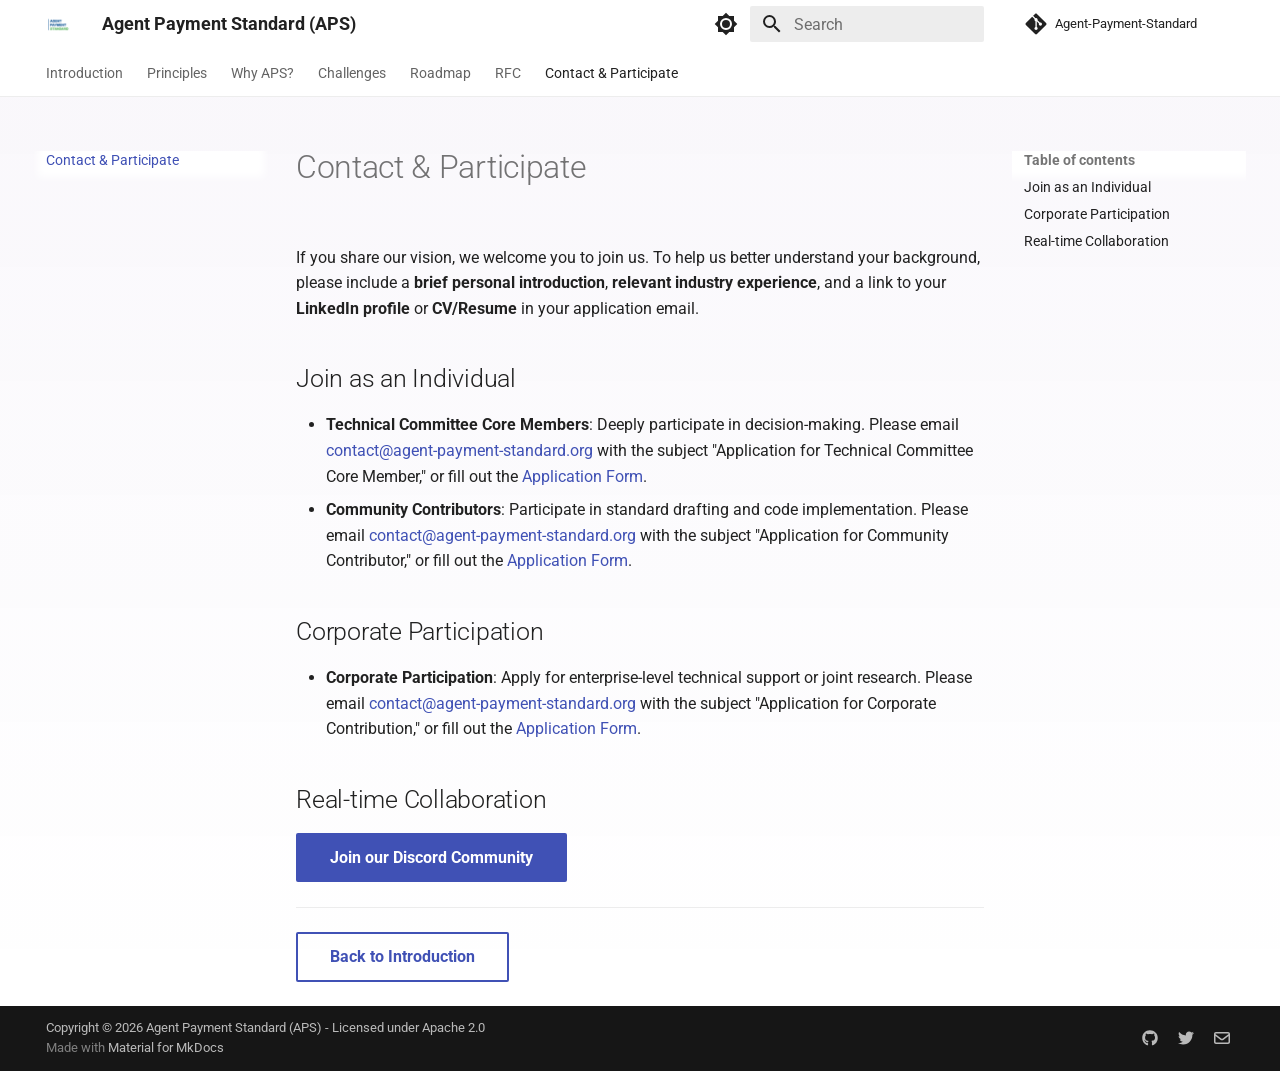
<file: participate/index.html>
<!doctype html>
<html lang="en" class="no-js">
  <head>
    
      <meta charset="utf-8">
      <meta name="viewport" content="width=device-width,initial-scale=1">
      
        <meta name="description" content="Building the Agent Payment Standard you can trust.">
      
      
      
        <link rel="canonical" href="https://agent-payment-standard.github.io/Agent-Payment-Standard-Website/participate/">
      
      
        <link rel="prev" href="../RFC/Transaction_Type_RFC/">
      
      
      
        
      
      
      <link rel="icon" href="../images/logo-square.png">
      <meta name="generator" content="mkdocs-1.6.1, mkdocs-material-9.7.6">
    
    
      
        <title>Contact & Participate - Agent Payment Standard (APS)</title>
      
    
    
      <link rel="stylesheet" href="../assets/stylesheets/main.484c7ddc.min.css">
      
        
        <link rel="stylesheet" href="../assets/stylesheets/palette.ab4e12ef.min.css">
      
      


    
    
      
    
    
      
        
        
        <link rel="preconnect" href="https://fonts.gstatic.com" crossorigin>
        <link rel="stylesheet" href="https://fonts.googleapis.com/css?family=Roboto:300,300i,400,400i,700,700i%7CRoboto+Mono:400,400i,700,700i&display=fallback">
        <style>:root{--md-text-font:"Roboto";--md-code-font:"Roboto Mono"}</style>
      
    
    
      <link rel="stylesheet" href="../stylesheets/extra.css">
    
    <script>__md_scope=new URL("..",location),__md_hash=e=>[...e].reduce(((e,_)=>(e<<5)-e+_.charCodeAt(0)),0),__md_get=(e,_=localStorage,t=__md_scope)=>JSON.parse(_.getItem(t.pathname+"."+e)),__md_set=(e,_,t=localStorage,a=__md_scope)=>{try{t.setItem(a.pathname+"."+e,JSON.stringify(_))}catch(e){}}</script>
    
      

    
    
  </head>
  
  
    
    
      
    
    
    
    
    <body dir="ltr" data-md-color-scheme="default" data-md-color-primary="white" data-md-color-accent="deep-purple">
  
    
    <input class="md-toggle" data-md-toggle="drawer" type="checkbox" id="__drawer" autocomplete="off">
    <input class="md-toggle" data-md-toggle="search" type="checkbox" id="__search" autocomplete="off">
    <label class="md-overlay" for="__drawer"></label>
    <div data-md-component="skip">
      
        
        <a href="#contact-participate" class="md-skip">
          Skip to content
        </a>
      
    </div>
    <div data-md-component="announce">
      
    </div>
    
    
      

<header class="md-header" data-md-component="header">
  <nav class="md-header__inner md-grid" aria-label="Header">
    <a href=".." title="Agent Payment Standard (APS)" class="md-header__button md-logo" aria-label="Agent Payment Standard (APS)" data-md-component="logo">
      
  <img src="../images/logo-square.png" alt="logo">

    </a>
    <label class="md-header__button md-icon" for="__drawer">
      
      <svg xmlns="http://www.w3.org/2000/svg" viewBox="0 0 24 24"><path d="M3 6h18v2H3zm0 5h18v2H3zm0 5h18v2H3z"/></svg>
    </label>
    <div class="md-header__title" data-md-component="header-title">
      <div class="md-header__ellipsis">
        <div class="md-header__topic">
          <span class="md-ellipsis">
            Agent Payment Standard (APS)
          </span>
        </div>
        <div class="md-header__topic" data-md-component="header-topic">
          <span class="md-ellipsis">
            
              Contact & Participate
            
          </span>
        </div>
      </div>
    </div>
    
      
        <form class="md-header__option" data-md-component="palette">
  
    
    
    
    <input class="md-option" data-md-color-media="(prefers-color-scheme: light)" data-md-color-scheme="default" data-md-color-primary="white" data-md-color-accent="deep-purple"  aria-label="Switch to dark mode"  type="radio" name="__palette" id="__palette_0">
    
      <label class="md-header__button md-icon" title="Switch to dark mode" for="__palette_1" hidden>
        <svg xmlns="http://www.w3.org/2000/svg" viewBox="0 0 24 24"><path d="M12 8a4 4 0 0 0-4 4 4 4 0 0 0 4 4 4 4 0 0 0 4-4 4 4 0 0 0-4-4m0 10a6 6 0 0 1-6-6 6 6 0 0 1 6-6 6 6 0 0 1 6 6 6 6 0 0 1-6 6m8-9.31V4h-4.69L12 .69 8.69 4H4v4.69L.69 12 4 15.31V20h4.69L12 23.31 15.31 20H20v-4.69L23.31 12z"/></svg>
      </label>
    
  
    
    
    
    <input class="md-option" data-md-color-media="(prefers-color-scheme: dark)" data-md-color-scheme="slate" data-md-color-primary="black" data-md-color-accent="deep-purple"  aria-label="Switch to light mode"  type="radio" name="__palette" id="__palette_1">
    
      <label class="md-header__button md-icon" title="Switch to light mode" for="__palette_0" hidden>
        <svg xmlns="http://www.w3.org/2000/svg" viewBox="0 0 24 24"><path d="M12 18c-.89 0-1.74-.2-2.5-.55C11.56 16.5 13 14.42 13 12s-1.44-4.5-3.5-5.45C10.26 6.2 11.11 6 12 6a6 6 0 0 1 6 6 6 6 0 0 1-6 6m8-9.31V4h-4.69L12 .69 8.69 4H4v4.69L.69 12 4 15.31V20h4.69L12 23.31 15.31 20H20v-4.69L23.31 12z"/></svg>
      </label>
    
  
</form>
      
    
    
      <script>var palette=__md_get("__palette");if(palette&&palette.color){if("(prefers-color-scheme)"===palette.color.media){var media=matchMedia("(prefers-color-scheme: light)"),input=document.querySelector(media.matches?"[data-md-color-media='(prefers-color-scheme: light)']":"[data-md-color-media='(prefers-color-scheme: dark)']");palette.color.media=input.getAttribute("data-md-color-media"),palette.color.scheme=input.getAttribute("data-md-color-scheme"),palette.color.primary=input.getAttribute("data-md-color-primary"),palette.color.accent=input.getAttribute("data-md-color-accent")}for(var[key,value]of Object.entries(palette.color))document.body.setAttribute("data-md-color-"+key,value)}</script>
    
    
    
      
      
        <label class="md-header__button md-icon" for="__search">
          
          <svg xmlns="http://www.w3.org/2000/svg" viewBox="0 0 24 24"><path d="M9.5 3A6.5 6.5 0 0 1 16 9.5c0 1.61-.59 3.09-1.56 4.23l.27.27h.79l5 5-1.5 1.5-5-5v-.79l-.27-.27A6.52 6.52 0 0 1 9.5 16 6.5 6.5 0 0 1 3 9.5 6.5 6.5 0 0 1 9.5 3m0 2C7 5 5 7 5 9.5S7 14 9.5 14 14 12 14 9.5 12 5 9.5 5"/></svg>
        </label>
        <div class="md-search" data-md-component="search" role="dialog">
  <label class="md-search__overlay" for="__search"></label>
  <div class="md-search__inner" role="search">
    <form class="md-search__form" name="search">
      <input type="text" class="md-search__input" name="query" aria-label="Search" placeholder="Search" autocapitalize="off" autocorrect="off" autocomplete="off" spellcheck="false" data-md-component="search-query" required>
      <label class="md-search__icon md-icon" for="__search">
        
        <svg xmlns="http://www.w3.org/2000/svg" viewBox="0 0 24 24"><path d="M9.5 3A6.5 6.5 0 0 1 16 9.5c0 1.61-.59 3.09-1.56 4.23l.27.27h.79l5 5-1.5 1.5-5-5v-.79l-.27-.27A6.52 6.52 0 0 1 9.5 16 6.5 6.5 0 0 1 3 9.5 6.5 6.5 0 0 1 9.5 3m0 2C7 5 5 7 5 9.5S7 14 9.5 14 14 12 14 9.5 12 5 9.5 5"/></svg>
        
        <svg xmlns="http://www.w3.org/2000/svg" viewBox="0 0 24 24"><path d="M20 11v2H8l5.5 5.5-1.42 1.42L4.16 12l7.92-7.92L13.5 5.5 8 11z"/></svg>
      </label>
      <nav class="md-search__options" aria-label="Search">
        
          <a href="javascript:void(0)" class="md-search__icon md-icon" title="Share" aria-label="Share" data-clipboard data-clipboard-text="" data-md-component="search-share" tabindex="-1">
            
            <svg xmlns="http://www.w3.org/2000/svg" viewBox="0 0 24 24"><path d="M18 16.08c-.76 0-1.44.3-1.96.77L8.91 12.7c.05-.23.09-.46.09-.7s-.04-.47-.09-.7l7.05-4.11c.54.5 1.25.81 2.04.81a3 3 0 0 0 3-3 3 3 0 0 0-3-3 3 3 0 0 0-3 3c0 .24.04.47.09.7L8.04 9.81C7.5 9.31 6.79 9 6 9a3 3 0 0 0-3 3 3 3 0 0 0 3 3c.79 0 1.5-.31 2.04-.81l7.12 4.15c-.05.21-.08.43-.08.66 0 1.61 1.31 2.91 2.92 2.91s2.92-1.3 2.92-2.91A2.92 2.92 0 0 0 18 16.08"/></svg>
          </a>
        
        <button type="reset" class="md-search__icon md-icon" title="Clear" aria-label="Clear" tabindex="-1">
          
          <svg xmlns="http://www.w3.org/2000/svg" viewBox="0 0 24 24"><path d="M19 6.41 17.59 5 12 10.59 6.41 5 5 6.41 10.59 12 5 17.59 6.41 19 12 13.41 17.59 19 19 17.59 13.41 12z"/></svg>
        </button>
      </nav>
      
        <div class="md-search__suggest" data-md-component="search-suggest"></div>
      
    </form>
    <div class="md-search__output">
      <div class="md-search__scrollwrap" tabindex="0" data-md-scrollfix>
        <div class="md-search-result" data-md-component="search-result">
          <div class="md-search-result__meta">
            Initializing search
          </div>
          <ol class="md-search-result__list" role="presentation"></ol>
        </div>
      </div>
    </div>
  </div>
</div>
      
    
    
      <div class="md-header__source">
        <a href="https://github.com/Agent-Payment-Standard" title="Go to repository" class="md-source" data-md-component="source">
  <div class="md-source__icon md-icon">
    
    <svg xmlns="http://www.w3.org/2000/svg" viewBox="0 0 448 512"><!--! Font Awesome Free 7.1.0 by @fontawesome - https://fontawesome.com License - https://fontawesome.com/license/free (Icons: CC BY 4.0, Fonts: SIL OFL 1.1, Code: MIT License) Copyright 2025 Fonticons, Inc.--><path d="M439.6 236.1 244 40.5c-5.4-5.5-12.8-8.5-20.4-8.5s-15 3-20.4 8.4L162.5 81l51.5 51.5c27.1-9.1 52.7 16.8 43.4 43.7l49.7 49.7c34.2-11.8 61.2 31 35.5 56.7-26.5 26.5-70.2-2.9-56-37.3L240.3 199v121.9c25.3 12.5 22.3 41.8 9.1 55-6.4 6.4-15.2 10.1-24.3 10.1s-17.8-3.6-24.3-10.1c-17.6-17.6-11.1-46.9 11.2-56v-123c-20.8-8.5-24.6-30.7-18.6-45L142.6 101 8.5 235.1C3 240.6 0 247.9 0 255.5s3 15 8.5 20.4l195.6 195.7c5.4 5.4 12.7 8.4 20.4 8.4s15-3 20.4-8.4l194.7-194.7c5.4-5.4 8.4-12.8 8.4-20.4s-3-15-8.4-20.4"/></svg>
  </div>
  <div class="md-source__repository">
    Agent-Payment-Standard
  </div>
</a>
      </div>
    
  </nav>
  
</header>
    
    <div class="md-container" data-md-component="container">
      
      
        
          
            
<nav class="md-tabs" aria-label="Tabs" data-md-component="tabs">
  <div class="md-grid">
    <ul class="md-tabs__list">
      
        
  
  
  
  
    <li class="md-tabs__item">
      <a href=".." class="md-tabs__link">
        
  
  
    
  
  Introduction

      </a>
    </li>
  

      
        
  
  
  
  
    <li class="md-tabs__item">
      <a href="../principles/" class="md-tabs__link">
        
  
  
    
  
  Principles

      </a>
    </li>
  

      
        
  
  
  
  
    <li class="md-tabs__item">
      <a href="../why-aps/" class="md-tabs__link">
        
  
  
    
  
  Why APS?

      </a>
    </li>
  

      
        
  
  
  
  
    <li class="md-tabs__item">
      <a href="../challenges/" class="md-tabs__link">
        
  
  
    
  
  Challenges

      </a>
    </li>
  

      
        
  
  
  
  
    <li class="md-tabs__item">
      <a href="../roadmap/" class="md-tabs__link">
        
  
  
    
  
  Roadmap

      </a>
    </li>
  

      
        
  
  
  
  
    
    
      <li class="md-tabs__item">
        <a href="../RFC/KYA_RFC/" class="md-tabs__link">
          
  
  
  RFC

        </a>
      </li>
    
  

      
        
  
  
  
    
  
  
    <li class="md-tabs__item md-tabs__item--active">
      <a href="./" class="md-tabs__link">
        
  
  
    
  
  Contact & Participate

      </a>
    </li>
  

      
    </ul>
  </div>
</nav>
          
        
      
      <main class="md-main" data-md-component="main">
        <div class="md-main__inner md-grid">
          
            
              
              <div class="md-sidebar md-sidebar--primary" data-md-component="sidebar" data-md-type="navigation" >
                <div class="md-sidebar__scrollwrap">
                  <div class="md-sidebar__inner">
                    


  


<nav class="md-nav md-nav--primary md-nav--lifted" aria-label="Navigation" data-md-level="0">
  <label class="md-nav__title" for="__drawer">
    <a href=".." title="Agent Payment Standard (APS)" class="md-nav__button md-logo" aria-label="Agent Payment Standard (APS)" data-md-component="logo">
      
  <img src="../images/logo-square.png" alt="logo">

    </a>
    Agent Payment Standard (APS)
  </label>
  
    <div class="md-nav__source">
      <a href="https://github.com/Agent-Payment-Standard" title="Go to repository" class="md-source" data-md-component="source">
  <div class="md-source__icon md-icon">
    
    <svg xmlns="http://www.w3.org/2000/svg" viewBox="0 0 448 512"><!--! Font Awesome Free 7.1.0 by @fontawesome - https://fontawesome.com License - https://fontawesome.com/license/free (Icons: CC BY 4.0, Fonts: SIL OFL 1.1, Code: MIT License) Copyright 2025 Fonticons, Inc.--><path d="M439.6 236.1 244 40.5c-5.4-5.5-12.8-8.5-20.4-8.5s-15 3-20.4 8.4L162.5 81l51.5 51.5c27.1-9.1 52.7 16.8 43.4 43.7l49.7 49.7c34.2-11.8 61.2 31 35.5 56.7-26.5 26.5-70.2-2.9-56-37.3L240.3 199v121.9c25.3 12.5 22.3 41.8 9.1 55-6.4 6.4-15.2 10.1-24.3 10.1s-17.8-3.6-24.3-10.1c-17.6-17.6-11.1-46.9 11.2-56v-123c-20.8-8.5-24.6-30.7-18.6-45L142.6 101 8.5 235.1C3 240.6 0 247.9 0 255.5s3 15 8.5 20.4l195.6 195.7c5.4 5.4 12.7 8.4 20.4 8.4s15-3 20.4-8.4l194.7-194.7c5.4-5.4 8.4-12.8 8.4-20.4s-3-15-8.4-20.4"/></svg>
  </div>
  <div class="md-source__repository">
    Agent-Payment-Standard
  </div>
</a>
    </div>
  
  <ul class="md-nav__list" data-md-scrollfix>
    
      
      
  
  
  
  
    <li class="md-nav__item">
      <a href=".." class="md-nav__link">
        
  
  
  <span class="md-ellipsis">
    
  
    Introduction
  

    
  </span>
  
  

      </a>
    </li>
  

    
      
      
  
  
  
  
    <li class="md-nav__item">
      <a href="../principles/" class="md-nav__link">
        
  
  
  <span class="md-ellipsis">
    
  
    Principles
  

    
  </span>
  
  

      </a>
    </li>
  

    
      
      
  
  
  
  
    <li class="md-nav__item">
      <a href="../why-aps/" class="md-nav__link">
        
  
  
  <span class="md-ellipsis">
    
  
    Why APS?
  

    
  </span>
  
  

      </a>
    </li>
  

    
      
      
  
  
  
  
    <li class="md-nav__item">
      <a href="../challenges/" class="md-nav__link">
        
  
  
  <span class="md-ellipsis">
    
  
    Challenges
  

    
  </span>
  
  

      </a>
    </li>
  

    
      
      
  
  
  
  
    <li class="md-nav__item">
      <a href="../roadmap/" class="md-nav__link">
        
  
  
  <span class="md-ellipsis">
    
  
    Roadmap
  

    
  </span>
  
  

      </a>
    </li>
  

    
      
      
  
  
  
  
    
    
    
    
      
      
        
      
    
    
    <li class="md-nav__item md-nav__item--nested">
      
        
        
          
        
        <input class="md-nav__toggle md-toggle md-toggle--indeterminate" type="checkbox" id="__nav_6" >
        
          
          <label class="md-nav__link" for="__nav_6" id="__nav_6_label" tabindex="0">
            
  
  
  <span class="md-ellipsis">
    
  
    RFC
  

    
  </span>
  
  

            <span class="md-nav__icon md-icon"></span>
          </label>
        
        <nav class="md-nav" data-md-level="1" aria-labelledby="__nav_6_label" aria-expanded="false">
          <label class="md-nav__title" for="__nav_6">
            <span class="md-nav__icon md-icon"></span>
            
  
    RFC
  

          </label>
          <ul class="md-nav__list" data-md-scrollfix>
            
              
                
  
  
  
  
    <li class="md-nav__item">
      <a href="../RFC/KYA_RFC/" class="md-nav__link">
        
  
  
  <span class="md-ellipsis">
    
  
    Know Your Agent (KYA)
  

    
  </span>
  
  

      </a>
    </li>
  

              
            
              
                
  
  
  
  
    <li class="md-nav__item">
      <a href="../RFC/VYA_RFC/" class="md-nav__link">
        
  
  
  <span class="md-ellipsis">
    
  
    Verify Your Agent (VYA)
  

    
  </span>
  
  

      </a>
    </li>
  

              
            
              
                
  
  
  
  
    <li class="md-nav__item">
      <a href="../RFC/Transaction_Type_RFC/" class="md-nav__link">
        
  
  
  <span class="md-ellipsis">
    
  
    Transaction Type
  

    
  </span>
  
  

      </a>
    </li>
  

              
            
          </ul>
        </nav>
      
    </li>
  

    
      
      
  
  
    
  
  
  
    <li class="md-nav__item md-nav__item--active">
      
      <input class="md-nav__toggle md-toggle" type="checkbox" id="__toc">
      
      
        
      
      
        <label class="md-nav__link md-nav__link--active" for="__toc">
          
  
  
  <span class="md-ellipsis">
    
  
    Contact & Participate
  

    
  </span>
  
  

          <span class="md-nav__icon md-icon"></span>
        </label>
      
      <a href="./" class="md-nav__link md-nav__link--active">
        
  
  
  <span class="md-ellipsis">
    
  
    Contact & Participate
  

    
  </span>
  
  

      </a>
      
        

<nav class="md-nav md-nav--secondary" aria-label="Table of contents">
  
  
  
    
  
  
    <label class="md-nav__title" for="__toc">
      <span class="md-nav__icon md-icon"></span>
      Table of contents
    </label>
    <ul class="md-nav__list" data-md-component="toc" data-md-scrollfix>
      
        <li class="md-nav__item">
  <a href="#join-as-an-individual" class="md-nav__link">
    <span class="md-ellipsis">
      
        Join as an Individual
      
    </span>
  </a>
  
</li>
      
        <li class="md-nav__item">
  <a href="#corporate-participation" class="md-nav__link">
    <span class="md-ellipsis">
      
        Corporate Participation
      
    </span>
  </a>
  
</li>
      
        <li class="md-nav__item">
  <a href="#real-time-collaboration" class="md-nav__link">
    <span class="md-ellipsis">
      
        Real-time Collaboration
      
    </span>
  </a>
  
</li>
      
    </ul>
  
</nav>
      
    </li>
  

    
  </ul>
</nav>
                  </div>
                </div>
              </div>
            
            
              
              <div class="md-sidebar md-sidebar--secondary" data-md-component="sidebar" data-md-type="toc" >
                <div class="md-sidebar__scrollwrap">
                  <div class="md-sidebar__inner">
                    

<nav class="md-nav md-nav--secondary" aria-label="Table of contents">
  
  
  
    
  
  
    <label class="md-nav__title" for="__toc">
      <span class="md-nav__icon md-icon"></span>
      Table of contents
    </label>
    <ul class="md-nav__list" data-md-component="toc" data-md-scrollfix>
      
        <li class="md-nav__item">
  <a href="#join-as-an-individual" class="md-nav__link">
    <span class="md-ellipsis">
      
        Join as an Individual
      
    </span>
  </a>
  
</li>
      
        <li class="md-nav__item">
  <a href="#corporate-participation" class="md-nav__link">
    <span class="md-ellipsis">
      
        Corporate Participation
      
    </span>
  </a>
  
</li>
      
        <li class="md-nav__item">
  <a href="#real-time-collaboration" class="md-nav__link">
    <span class="md-ellipsis">
      
        Real-time Collaboration
      
    </span>
  </a>
  
</li>
      
    </ul>
  
</nav>
                  </div>
                </div>
              </div>
            
          
          
            <div class="md-content" data-md-component="content">
              
              <article class="md-content__inner md-typeset">
                
                  


  
  


<h1 id="contact-participate">Contact &amp; Participate</h1>
<p>If you share our vision, we welcome you to join us. To help us better understand your background, please include a <strong>brief personal introduction</strong>, <strong>relevant industry experience</strong>, and a link to your <strong>LinkedIn profile</strong> or <strong>CV/Resume</strong> in your application email.</p>
<h2 id="join-as-an-individual">Join as an Individual</h2>
<ul>
<li><strong>Technical Committee Core Members</strong>: Deeply participate in decision-making. Please email <a href="mailto:contact@agent-payment-standard.org">contact@agent-payment-standard.org</a> with the subject "Application for Technical Committee Core Member," or fill out the <a href="https://forms.gle/VdkSckUuUHxj935g7">Application Form</a>.</li>
<li><strong>Community Contributors</strong>: Participate in standard drafting and code implementation. Please email <a href="mailto:contact@agent-payment-standard.org">contact@agent-payment-standard.org</a> with the subject "Application for Community Contributor," or fill out the <a href="https://forms.gle/VdkSckUuUHxj935g7">Application Form</a>.</li>
</ul>
<h2 id="corporate-participation">Corporate Participation</h2>
<ul>
<li><strong>Corporate Participation</strong>: Apply for enterprise-level technical support or joint research. Please email <a href="mailto:contact@agent-payment-standard.org">contact@agent-payment-standard.org</a> with the subject "Application for Corporate Contribution," or fill out the <a href="https://forms.gle/VdkSckUuUHxj935g7">Application Form</a>.</li>
</ul>
<h2 id="real-time-collaboration">Real-time Collaboration</h2>
<p><a class="md-button md-button--primary" href="https://discord.gg/Y8AbwWPb">Join our Discord Community</a></p>
<hr />
<p><a class="md-button" href="../">Back to Introduction</a></p>












                
              </article>
            </div>
          
          
<script>var target=document.getElementById(location.hash.slice(1));target&&target.name&&(target.checked=target.name.startsWith("__tabbed_"))</script>
        </div>
        
          <button type="button" class="md-top md-icon" data-md-component="top" hidden>
  
  <svg xmlns="http://www.w3.org/2000/svg" viewBox="0 0 24 24"><path d="M13 20h-2V8l-5.5 5.5-1.42-1.42L12 4.16l7.92 7.92-1.42 1.42L13 8z"/></svg>
  Back to top
</button>
        
      </main>
      
        <footer class="md-footer">
  
  <div class="md-footer-meta md-typeset">
    <div class="md-footer-meta__inner md-grid">
      <div class="md-copyright">
  
    <div class="md-copyright__highlight">
      Copyright &copy; 2026 Agent Payment Standard (APS) - Licensed under Apache 2.0
    </div>
  
  
    Made with
    <a href="https://squidfunk.github.io/mkdocs-material/" target="_blank" rel="noopener">
      Material for MkDocs
    </a>
  
</div>
      
        
<div class="md-social">
  
    
    
    
    
      
      
    
    <a href="https://github.com/Agent-Payment-Standard" target="_blank" rel="noopener" title="github.com" class="md-social__link">
      <svg xmlns="http://www.w3.org/2000/svg" viewBox="0 0 512 512"><!--! Font Awesome Free 7.1.0 by @fontawesome - https://fontawesome.com License - https://fontawesome.com/license/free (Icons: CC BY 4.0, Fonts: SIL OFL 1.1, Code: MIT License) Copyright 2025 Fonticons, Inc.--><path d="M173.9 397.4c0 2-2.3 3.6-5.2 3.6-3.3.3-5.6-1.3-5.6-3.6 0-2 2.3-3.6 5.2-3.6 3-.3 5.6 1.3 5.6 3.6m-31.1-4.5c-.7 2 1.3 4.3 4.3 4.9 2.6 1 5.6 0 6.2-2s-1.3-4.3-4.3-5.2c-2.6-.7-5.5.3-6.2 2.3m44.2-1.7c-2.9.7-4.9 2.6-4.6 4.9.3 2 2.9 3.3 5.9 2.6 2.9-.7 4.9-2.6 4.6-4.6-.3-1.9-3-3.2-5.9-2.9M252.8 8C114.1 8 8 113.3 8 252c0 110.9 69.8 205.8 169.5 239.2 12.8 2.3 17.3-5.6 17.3-12.1 0-6.2-.3-40.4-.3-61.4 0 0-70 15-84.7-29.8 0 0-11.4-29.1-27.8-36.6 0 0-22.9-15.7 1.6-15.4 0 0 24.9 2 38.6 25.8 21.9 38.6 58.6 27.5 72.9 20.9 2.3-16 8.8-27.1 16-33.7-55.9-6.2-112.3-14.3-112.3-110.5 0-27.5 7.6-41.3 23.6-58.9-2.6-6.5-11.1-33.3 2.6-67.9 20.9-6.5 69 27 69 27 20-5.6 41.5-8.5 62.8-8.5s42.8 2.9 62.8 8.5c0 0 48.1-33.6 69-27 13.7 34.7 5.2 61.4 2.6 67.9 16 17.7 25.8 31.5 25.8 58.9 0 96.5-58.9 104.2-114.8 110.5 9.2 7.9 17 22.9 17 46.4 0 33.7-.3 75.4-.3 83.6 0 6.5 4.6 14.4 17.3 12.1C436.2 457.8 504 362.9 504 252 504 113.3 391.5 8 252.8 8M105.2 352.9c-1.3 1-1 3.3.7 5.2 1.6 1.6 3.9 2.3 5.2 1 1.3-1 1-3.3-.7-5.2-1.6-1.6-3.9-2.3-5.2-1m-10.8-8.1c-.7 1.3.3 2.9 2.3 3.9 1.6 1 3.6.7 4.3-.7.7-1.3-.3-2.9-2.3-3.9-2-.6-3.6-.3-4.3.7m32.4 35.6c-1.6 1.3-1 4.3 1.3 6.2 2.3 2.3 5.2 2.6 6.5 1 1.3-1.3.7-4.3-1.3-6.2-2.2-2.3-5.2-2.6-6.5-1m-11.4-14.7c-1.6 1-1.6 3.6 0 5.9s4.3 3.3 5.6 2.3c1.6-1.3 1.6-3.9 0-6.2-1.4-2.3-4-3.3-5.6-2"/></svg>
    </a>
  
    
    
    
    
      
      
    
    <a href="https://x.com/AgentPayStd" target="_blank" rel="noopener" title="x.com" class="md-social__link">
      <svg xmlns="http://www.w3.org/2000/svg" viewBox="0 0 512 512"><!--! Font Awesome Free 7.1.0 by @fontawesome - https://fontawesome.com License - https://fontawesome.com/license/free (Icons: CC BY 4.0, Fonts: SIL OFL 1.1, Code: MIT License) Copyright 2025 Fonticons, Inc.--><path d="M459.4 151.7c.3 4.5.3 9.1.3 13.6 0 138.7-105.6 298.6-298.6 298.6-59.5 0-114.7-17.2-161.1-47.1 8.4 1 16.6 1.3 25.3 1.3 49.1 0 94.2-16.6 130.3-44.8-46.1-1-84.8-31.2-98.1-72.8 6.5 1 13 1.6 19.8 1.6 9.4 0 18.8-1.3 27.6-3.6-48.1-9.7-84.1-52-84.1-103v-1.3c14 7.8 30.2 12.7 47.4 13.3-28.3-18.8-46.8-51-46.8-87.4 0-19.5 5.2-37.4 14.3-53C87.4 130.8 165 172.4 252.1 176.9c-1.6-7.8-2.6-15.9-2.6-24C249.5 95.1 296.3 48 354.4 48c30.2 0 57.5 12.7 76.7 33.1 23.7-4.5 46.5-13.3 66.6-25.3-7.8 24.4-24.4 44.8-46.1 57.8 21.1-2.3 41.6-8.1 60.4-16.2-14.3 20.8-32.2 39.3-52.6 54.3"/></svg>
    </a>
  
    
    
    
    
    <a href="mailto:contact@agent-payment-standard.org" target="_blank" rel="noopener" title="" class="md-social__link">
      <svg xmlns="http://www.w3.org/2000/svg" viewBox="0 0 512 512"><!--! Font Awesome Free 7.1.0 by @fontawesome - https://fontawesome.com License - https://fontawesome.com/license/free (Icons: CC BY 4.0, Fonts: SIL OFL 1.1, Code: MIT License) Copyright 2025 Fonticons, Inc.--><path d="M61.4 64C27.5 64 0 91.5 0 125.4c0 .9 0 1.7.1 2.6H0v256c0 35.3 28.7 64 64 64h384c35.3 0 64-28.7 64-64V128h-.1c0-.9.1-1.7.1-2.6 0-33.9-27.5-61.4-61.4-61.4zM464 192.3V384c0 8.8-7.2 16-16 16H64c-8.8 0-16-7.2-16-16V192.3l154.8 117.4c31.4 23.9 74.9 23.9 106.4 0zM48 125.4c0-7.4 6-13.4 13.4-13.4h389.2c7.4 0 13.4 6 13.4 13.4 0 4.2-2 8.2-5.3 10.7L280.2 271.5c-14.3 10.8-34.1 10.8-48.4 0L53.3 136.1c-3.3-2.5-5.3-6.5-5.3-10.7"/></svg>
    </a>
  
</div>
      
    </div>
  </div>
</footer>
      
    </div>
    <div class="md-dialog" data-md-component="dialog">
      <div class="md-dialog__inner md-typeset"></div>
    </div>
    
    
    
      
      
      <script id="__config" type="application/json">{"annotate": null, "base": "..", "features": ["navigation.tabs", "navigation.sections", "navigation.expand", "navigation.top", "navigation.tracking", "search.suggest", "search.highlight", "search.share", "content.code.copy", "content.code.annotate"], "search": "../assets/javascripts/workers/search.2c215733.min.js", "tags": null, "translations": {"clipboard.copied": "Copied to clipboard", "clipboard.copy": "Copy to clipboard", "search.result.more.one": "1 more on this page", "search.result.more.other": "# more on this page", "search.result.none": "No matching documents", "search.result.one": "1 matching document", "search.result.other": "# matching documents", "search.result.placeholder": "Type to start searching", "search.result.term.missing": "Missing", "select.version": "Select version"}, "version": null}</script>
    
    
      <script src="../assets/javascripts/bundle.79ae519e.min.js"></script>
      
    
  </body>
</html>
</file>
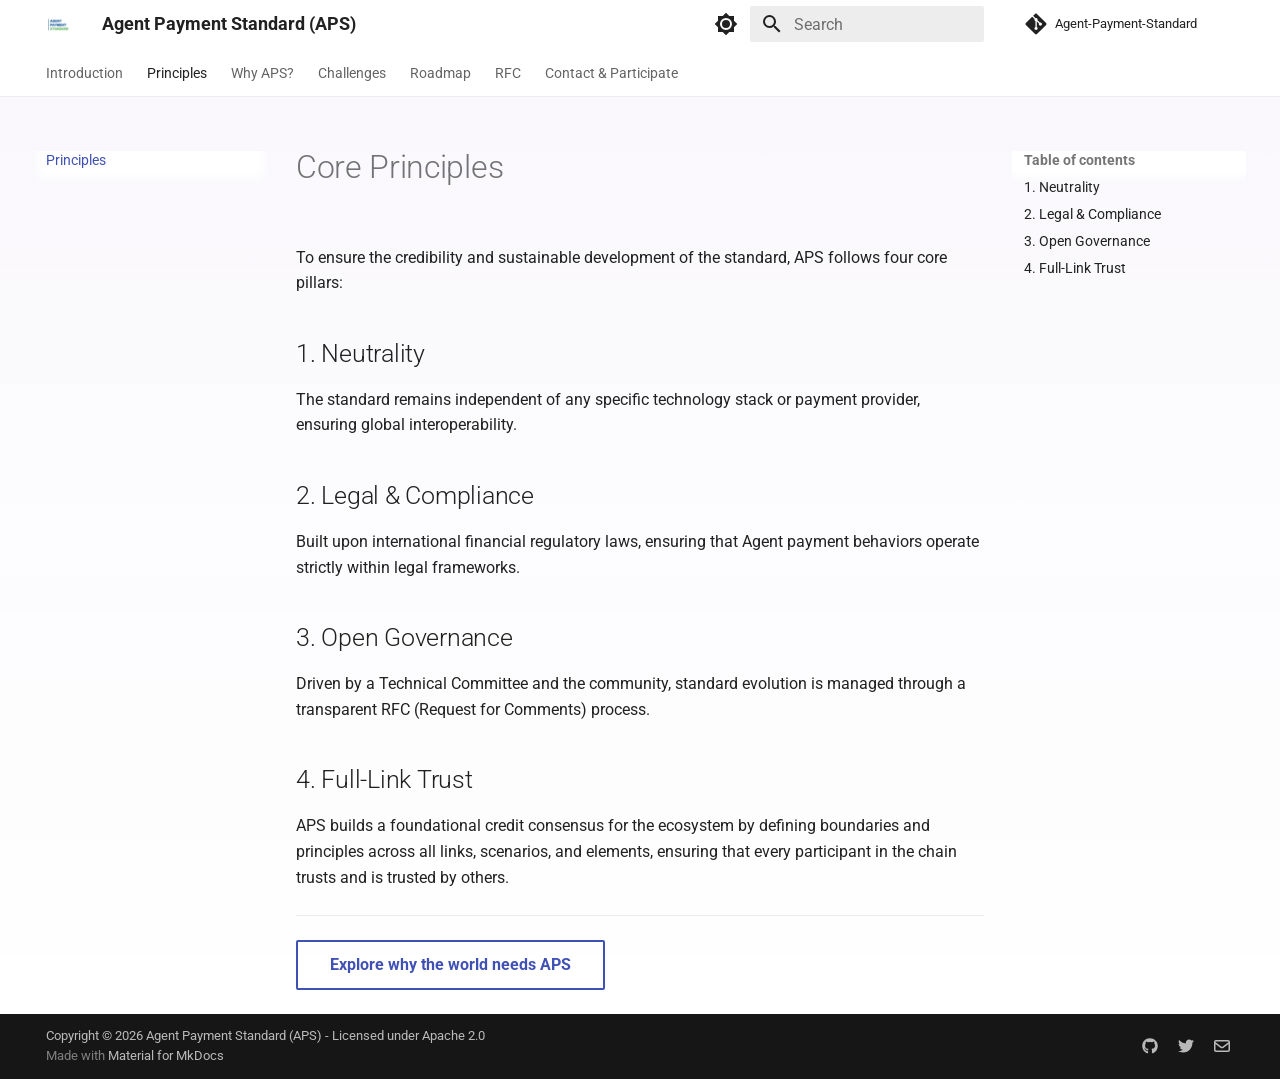
<file: principles/index.html>
<!doctype html>
<html lang="en" class="no-js">
  <head>
    
      <meta charset="utf-8">
      <meta name="viewport" content="width=device-width,initial-scale=1">
      
        <meta name="description" content="Building the Agent Payment Standard you can trust.">
      
      
      
        <link rel="canonical" href="https://agent-payment-standard.github.io/Agent-Payment-Standard-Website/principles/">
      
      
        <link rel="prev" href="..">
      
      
        <link rel="next" href="../why-aps/">
      
      
        
      
      
      <link rel="icon" href="../images/logo-square.png">
      <meta name="generator" content="mkdocs-1.6.1, mkdocs-material-9.7.6">
    
    
      
        <title>Principles - Agent Payment Standard (APS)</title>
      
    
    
      <link rel="stylesheet" href="../assets/stylesheets/main.484c7ddc.min.css">
      
        
        <link rel="stylesheet" href="../assets/stylesheets/palette.ab4e12ef.min.css">
      
      


    
    
      
    
    
      
        
        
        <link rel="preconnect" href="https://fonts.gstatic.com" crossorigin>
        <link rel="stylesheet" href="https://fonts.googleapis.com/css?family=Roboto:300,300i,400,400i,700,700i%7CRoboto+Mono:400,400i,700,700i&display=fallback">
        <style>:root{--md-text-font:"Roboto";--md-code-font:"Roboto Mono"}</style>
      
    
    
      <link rel="stylesheet" href="../stylesheets/extra.css">
    
    <script>__md_scope=new URL("..",location),__md_hash=e=>[...e].reduce(((e,_)=>(e<<5)-e+_.charCodeAt(0)),0),__md_get=(e,_=localStorage,t=__md_scope)=>JSON.parse(_.getItem(t.pathname+"."+e)),__md_set=(e,_,t=localStorage,a=__md_scope)=>{try{t.setItem(a.pathname+"."+e,JSON.stringify(_))}catch(e){}}</script>
    
      

    
    
  </head>
  
  
    
    
      
    
    
    
    
    <body dir="ltr" data-md-color-scheme="default" data-md-color-primary="white" data-md-color-accent="deep-purple">
  
    
    <input class="md-toggle" data-md-toggle="drawer" type="checkbox" id="__drawer" autocomplete="off">
    <input class="md-toggle" data-md-toggle="search" type="checkbox" id="__search" autocomplete="off">
    <label class="md-overlay" for="__drawer"></label>
    <div data-md-component="skip">
      
        
        <a href="#core-principles" class="md-skip">
          Skip to content
        </a>
      
    </div>
    <div data-md-component="announce">
      
    </div>
    
    
      

<header class="md-header" data-md-component="header">
  <nav class="md-header__inner md-grid" aria-label="Header">
    <a href=".." title="Agent Payment Standard (APS)" class="md-header__button md-logo" aria-label="Agent Payment Standard (APS)" data-md-component="logo">
      
  <img src="../images/logo-square.png" alt="logo">

    </a>
    <label class="md-header__button md-icon" for="__drawer">
      
      <svg xmlns="http://www.w3.org/2000/svg" viewBox="0 0 24 24"><path d="M3 6h18v2H3zm0 5h18v2H3zm0 5h18v2H3z"/></svg>
    </label>
    <div class="md-header__title" data-md-component="header-title">
      <div class="md-header__ellipsis">
        <div class="md-header__topic">
          <span class="md-ellipsis">
            Agent Payment Standard (APS)
          </span>
        </div>
        <div class="md-header__topic" data-md-component="header-topic">
          <span class="md-ellipsis">
            
              Principles
            
          </span>
        </div>
      </div>
    </div>
    
      
        <form class="md-header__option" data-md-component="palette">
  
    
    
    
    <input class="md-option" data-md-color-media="(prefers-color-scheme: light)" data-md-color-scheme="default" data-md-color-primary="white" data-md-color-accent="deep-purple"  aria-label="Switch to dark mode"  type="radio" name="__palette" id="__palette_0">
    
      <label class="md-header__button md-icon" title="Switch to dark mode" for="__palette_1" hidden>
        <svg xmlns="http://www.w3.org/2000/svg" viewBox="0 0 24 24"><path d="M12 8a4 4 0 0 0-4 4 4 4 0 0 0 4 4 4 4 0 0 0 4-4 4 4 0 0 0-4-4m0 10a6 6 0 0 1-6-6 6 6 0 0 1 6-6 6 6 0 0 1 6 6 6 6 0 0 1-6 6m8-9.31V4h-4.69L12 .69 8.69 4H4v4.69L.69 12 4 15.31V20h4.69L12 23.31 15.31 20H20v-4.69L23.31 12z"/></svg>
      </label>
    
  
    
    
    
    <input class="md-option" data-md-color-media="(prefers-color-scheme: dark)" data-md-color-scheme="slate" data-md-color-primary="black" data-md-color-accent="deep-purple"  aria-label="Switch to light mode"  type="radio" name="__palette" id="__palette_1">
    
      <label class="md-header__button md-icon" title="Switch to light mode" for="__palette_0" hidden>
        <svg xmlns="http://www.w3.org/2000/svg" viewBox="0 0 24 24"><path d="M12 18c-.89 0-1.74-.2-2.5-.55C11.56 16.5 13 14.42 13 12s-1.44-4.5-3.5-5.45C10.26 6.2 11.11 6 12 6a6 6 0 0 1 6 6 6 6 0 0 1-6 6m8-9.31V4h-4.69L12 .69 8.69 4H4v4.69L.69 12 4 15.31V20h4.69L12 23.31 15.31 20H20v-4.69L23.31 12z"/></svg>
      </label>
    
  
</form>
      
    
    
      <script>var palette=__md_get("__palette");if(palette&&palette.color){if("(prefers-color-scheme)"===palette.color.media){var media=matchMedia("(prefers-color-scheme: light)"),input=document.querySelector(media.matches?"[data-md-color-media='(prefers-color-scheme: light)']":"[data-md-color-media='(prefers-color-scheme: dark)']");palette.color.media=input.getAttribute("data-md-color-media"),palette.color.scheme=input.getAttribute("data-md-color-scheme"),palette.color.primary=input.getAttribute("data-md-color-primary"),palette.color.accent=input.getAttribute("data-md-color-accent")}for(var[key,value]of Object.entries(palette.color))document.body.setAttribute("data-md-color-"+key,value)}</script>
    
    
    
      
      
        <label class="md-header__button md-icon" for="__search">
          
          <svg xmlns="http://www.w3.org/2000/svg" viewBox="0 0 24 24"><path d="M9.5 3A6.5 6.5 0 0 1 16 9.5c0 1.61-.59 3.09-1.56 4.23l.27.27h.79l5 5-1.5 1.5-5-5v-.79l-.27-.27A6.52 6.52 0 0 1 9.5 16 6.5 6.5 0 0 1 3 9.5 6.5 6.5 0 0 1 9.5 3m0 2C7 5 5 7 5 9.5S7 14 9.5 14 14 12 14 9.5 12 5 9.5 5"/></svg>
        </label>
        <div class="md-search" data-md-component="search" role="dialog">
  <label class="md-search__overlay" for="__search"></label>
  <div class="md-search__inner" role="search">
    <form class="md-search__form" name="search">
      <input type="text" class="md-search__input" name="query" aria-label="Search" placeholder="Search" autocapitalize="off" autocorrect="off" autocomplete="off" spellcheck="false" data-md-component="search-query" required>
      <label class="md-search__icon md-icon" for="__search">
        
        <svg xmlns="http://www.w3.org/2000/svg" viewBox="0 0 24 24"><path d="M9.5 3A6.5 6.5 0 0 1 16 9.5c0 1.61-.59 3.09-1.56 4.23l.27.27h.79l5 5-1.5 1.5-5-5v-.79l-.27-.27A6.52 6.52 0 0 1 9.5 16 6.5 6.5 0 0 1 3 9.5 6.5 6.5 0 0 1 9.5 3m0 2C7 5 5 7 5 9.5S7 14 9.5 14 14 12 14 9.5 12 5 9.5 5"/></svg>
        
        <svg xmlns="http://www.w3.org/2000/svg" viewBox="0 0 24 24"><path d="M20 11v2H8l5.5 5.5-1.42 1.42L4.16 12l7.92-7.92L13.5 5.5 8 11z"/></svg>
      </label>
      <nav class="md-search__options" aria-label="Search">
        
          <a href="javascript:void(0)" class="md-search__icon md-icon" title="Share" aria-label="Share" data-clipboard data-clipboard-text="" data-md-component="search-share" tabindex="-1">
            
            <svg xmlns="http://www.w3.org/2000/svg" viewBox="0 0 24 24"><path d="M18 16.08c-.76 0-1.44.3-1.96.77L8.91 12.7c.05-.23.09-.46.09-.7s-.04-.47-.09-.7l7.05-4.11c.54.5 1.25.81 2.04.81a3 3 0 0 0 3-3 3 3 0 0 0-3-3 3 3 0 0 0-3 3c0 .24.04.47.09.7L8.04 9.81C7.5 9.31 6.79 9 6 9a3 3 0 0 0-3 3 3 3 0 0 0 3 3c.79 0 1.5-.31 2.04-.81l7.12 4.15c-.05.21-.08.43-.08.66 0 1.61 1.31 2.91 2.92 2.91s2.92-1.3 2.92-2.91A2.92 2.92 0 0 0 18 16.08"/></svg>
          </a>
        
        <button type="reset" class="md-search__icon md-icon" title="Clear" aria-label="Clear" tabindex="-1">
          
          <svg xmlns="http://www.w3.org/2000/svg" viewBox="0 0 24 24"><path d="M19 6.41 17.59 5 12 10.59 6.41 5 5 6.41 10.59 12 5 17.59 6.41 19 12 13.41 17.59 19 19 17.59 13.41 12z"/></svg>
        </button>
      </nav>
      
        <div class="md-search__suggest" data-md-component="search-suggest"></div>
      
    </form>
    <div class="md-search__output">
      <div class="md-search__scrollwrap" tabindex="0" data-md-scrollfix>
        <div class="md-search-result" data-md-component="search-result">
          <div class="md-search-result__meta">
            Initializing search
          </div>
          <ol class="md-search-result__list" role="presentation"></ol>
        </div>
      </div>
    </div>
  </div>
</div>
      
    
    
      <div class="md-header__source">
        <a href="https://github.com/Agent-Payment-Standard" title="Go to repository" class="md-source" data-md-component="source">
  <div class="md-source__icon md-icon">
    
    <svg xmlns="http://www.w3.org/2000/svg" viewBox="0 0 448 512"><!--! Font Awesome Free 7.1.0 by @fontawesome - https://fontawesome.com License - https://fontawesome.com/license/free (Icons: CC BY 4.0, Fonts: SIL OFL 1.1, Code: MIT License) Copyright 2025 Fonticons, Inc.--><path d="M439.6 236.1 244 40.5c-5.4-5.5-12.8-8.5-20.4-8.5s-15 3-20.4 8.4L162.5 81l51.5 51.5c27.1-9.1 52.7 16.8 43.4 43.7l49.7 49.7c34.2-11.8 61.2 31 35.5 56.7-26.5 26.5-70.2-2.9-56-37.3L240.3 199v121.9c25.3 12.5 22.3 41.8 9.1 55-6.4 6.4-15.2 10.1-24.3 10.1s-17.8-3.6-24.3-10.1c-17.6-17.6-11.1-46.9 11.2-56v-123c-20.8-8.5-24.6-30.7-18.6-45L142.6 101 8.5 235.1C3 240.6 0 247.9 0 255.5s3 15 8.5 20.4l195.6 195.7c5.4 5.4 12.7 8.4 20.4 8.4s15-3 20.4-8.4l194.7-194.7c5.4-5.4 8.4-12.8 8.4-20.4s-3-15-8.4-20.4"/></svg>
  </div>
  <div class="md-source__repository">
    Agent-Payment-Standard
  </div>
</a>
      </div>
    
  </nav>
  
</header>
    
    <div class="md-container" data-md-component="container">
      
      
        
          
            
<nav class="md-tabs" aria-label="Tabs" data-md-component="tabs">
  <div class="md-grid">
    <ul class="md-tabs__list">
      
        
  
  
  
  
    <li class="md-tabs__item">
      <a href=".." class="md-tabs__link">
        
  
  
    
  
  Introduction

      </a>
    </li>
  

      
        
  
  
  
    
  
  
    <li class="md-tabs__item md-tabs__item--active">
      <a href="./" class="md-tabs__link">
        
  
  
    
  
  Principles

      </a>
    </li>
  

      
        
  
  
  
  
    <li class="md-tabs__item">
      <a href="../why-aps/" class="md-tabs__link">
        
  
  
    
  
  Why APS?

      </a>
    </li>
  

      
        
  
  
  
  
    <li class="md-tabs__item">
      <a href="../challenges/" class="md-tabs__link">
        
  
  
    
  
  Challenges

      </a>
    </li>
  

      
        
  
  
  
  
    <li class="md-tabs__item">
      <a href="../roadmap/" class="md-tabs__link">
        
  
  
    
  
  Roadmap

      </a>
    </li>
  

      
        
  
  
  
  
    
    
      <li class="md-tabs__item">
        <a href="../RFC/KYA_RFC/" class="md-tabs__link">
          
  
  
  RFC

        </a>
      </li>
    
  

      
        
  
  
  
  
    <li class="md-tabs__item">
      <a href="../participate/" class="md-tabs__link">
        
  
  
    
  
  Contact & Participate

      </a>
    </li>
  

      
    </ul>
  </div>
</nav>
          
        
      
      <main class="md-main" data-md-component="main">
        <div class="md-main__inner md-grid">
          
            
              
              <div class="md-sidebar md-sidebar--primary" data-md-component="sidebar" data-md-type="navigation" >
                <div class="md-sidebar__scrollwrap">
                  <div class="md-sidebar__inner">
                    


  


<nav class="md-nav md-nav--primary md-nav--lifted" aria-label="Navigation" data-md-level="0">
  <label class="md-nav__title" for="__drawer">
    <a href=".." title="Agent Payment Standard (APS)" class="md-nav__button md-logo" aria-label="Agent Payment Standard (APS)" data-md-component="logo">
      
  <img src="../images/logo-square.png" alt="logo">

    </a>
    Agent Payment Standard (APS)
  </label>
  
    <div class="md-nav__source">
      <a href="https://github.com/Agent-Payment-Standard" title="Go to repository" class="md-source" data-md-component="source">
  <div class="md-source__icon md-icon">
    
    <svg xmlns="http://www.w3.org/2000/svg" viewBox="0 0 448 512"><!--! Font Awesome Free 7.1.0 by @fontawesome - https://fontawesome.com License - https://fontawesome.com/license/free (Icons: CC BY 4.0, Fonts: SIL OFL 1.1, Code: MIT License) Copyright 2025 Fonticons, Inc.--><path d="M439.6 236.1 244 40.5c-5.4-5.5-12.8-8.5-20.4-8.5s-15 3-20.4 8.4L162.5 81l51.5 51.5c27.1-9.1 52.7 16.8 43.4 43.7l49.7 49.7c34.2-11.8 61.2 31 35.5 56.7-26.5 26.5-70.2-2.9-56-37.3L240.3 199v121.9c25.3 12.5 22.3 41.8 9.1 55-6.4 6.4-15.2 10.1-24.3 10.1s-17.8-3.6-24.3-10.1c-17.6-17.6-11.1-46.9 11.2-56v-123c-20.8-8.5-24.6-30.7-18.6-45L142.6 101 8.5 235.1C3 240.6 0 247.9 0 255.5s3 15 8.5 20.4l195.6 195.7c5.4 5.4 12.7 8.4 20.4 8.4s15-3 20.4-8.4l194.7-194.7c5.4-5.4 8.4-12.8 8.4-20.4s-3-15-8.4-20.4"/></svg>
  </div>
  <div class="md-source__repository">
    Agent-Payment-Standard
  </div>
</a>
    </div>
  
  <ul class="md-nav__list" data-md-scrollfix>
    
      
      
  
  
  
  
    <li class="md-nav__item">
      <a href=".." class="md-nav__link">
        
  
  
  <span class="md-ellipsis">
    
  
    Introduction
  

    
  </span>
  
  

      </a>
    </li>
  

    
      
      
  
  
    
  
  
  
    <li class="md-nav__item md-nav__item--active">
      
      <input class="md-nav__toggle md-toggle" type="checkbox" id="__toc">
      
      
        
      
      
        <label class="md-nav__link md-nav__link--active" for="__toc">
          
  
  
  <span class="md-ellipsis">
    
  
    Principles
  

    
  </span>
  
  

          <span class="md-nav__icon md-icon"></span>
        </label>
      
      <a href="./" class="md-nav__link md-nav__link--active">
        
  
  
  <span class="md-ellipsis">
    
  
    Principles
  

    
  </span>
  
  

      </a>
      
        

<nav class="md-nav md-nav--secondary" aria-label="Table of contents">
  
  
  
    
  
  
    <label class="md-nav__title" for="__toc">
      <span class="md-nav__icon md-icon"></span>
      Table of contents
    </label>
    <ul class="md-nav__list" data-md-component="toc" data-md-scrollfix>
      
        <li class="md-nav__item">
  <a href="#1-neutrality" class="md-nav__link">
    <span class="md-ellipsis">
      
        1. Neutrality
      
    </span>
  </a>
  
</li>
      
        <li class="md-nav__item">
  <a href="#2-legal-compliance" class="md-nav__link">
    <span class="md-ellipsis">
      
        2. Legal &amp; Compliance
      
    </span>
  </a>
  
</li>
      
        <li class="md-nav__item">
  <a href="#3-open-governance" class="md-nav__link">
    <span class="md-ellipsis">
      
        3. Open Governance
      
    </span>
  </a>
  
</li>
      
        <li class="md-nav__item">
  <a href="#4-full-link-trust" class="md-nav__link">
    <span class="md-ellipsis">
      
        4. Full-Link Trust
      
    </span>
  </a>
  
</li>
      
    </ul>
  
</nav>
      
    </li>
  

    
      
      
  
  
  
  
    <li class="md-nav__item">
      <a href="../why-aps/" class="md-nav__link">
        
  
  
  <span class="md-ellipsis">
    
  
    Why APS?
  

    
  </span>
  
  

      </a>
    </li>
  

    
      
      
  
  
  
  
    <li class="md-nav__item">
      <a href="../challenges/" class="md-nav__link">
        
  
  
  <span class="md-ellipsis">
    
  
    Challenges
  

    
  </span>
  
  

      </a>
    </li>
  

    
      
      
  
  
  
  
    <li class="md-nav__item">
      <a href="../roadmap/" class="md-nav__link">
        
  
  
  <span class="md-ellipsis">
    
  
    Roadmap
  

    
  </span>
  
  

      </a>
    </li>
  

    
      
      
  
  
  
  
    
    
    
    
      
      
        
      
    
    
    <li class="md-nav__item md-nav__item--nested">
      
        
        
          
        
        <input class="md-nav__toggle md-toggle md-toggle--indeterminate" type="checkbox" id="__nav_6" >
        
          
          <label class="md-nav__link" for="__nav_6" id="__nav_6_label" tabindex="0">
            
  
  
  <span class="md-ellipsis">
    
  
    RFC
  

    
  </span>
  
  

            <span class="md-nav__icon md-icon"></span>
          </label>
        
        <nav class="md-nav" data-md-level="1" aria-labelledby="__nav_6_label" aria-expanded="false">
          <label class="md-nav__title" for="__nav_6">
            <span class="md-nav__icon md-icon"></span>
            
  
    RFC
  

          </label>
          <ul class="md-nav__list" data-md-scrollfix>
            
              
                
  
  
  
  
    <li class="md-nav__item">
      <a href="../RFC/KYA_RFC/" class="md-nav__link">
        
  
  
  <span class="md-ellipsis">
    
  
    Know Your Agent (KYA)
  

    
  </span>
  
  

      </a>
    </li>
  

              
            
              
                
  
  
  
  
    <li class="md-nav__item">
      <a href="../RFC/VYA_RFC/" class="md-nav__link">
        
  
  
  <span class="md-ellipsis">
    
  
    Verify Your Agent (VYA)
  

    
  </span>
  
  

      </a>
    </li>
  

              
            
              
                
  
  
  
  
    <li class="md-nav__item">
      <a href="../RFC/Transaction_Type_RFC/" class="md-nav__link">
        
  
  
  <span class="md-ellipsis">
    
  
    Transaction Type
  

    
  </span>
  
  

      </a>
    </li>
  

              
            
          </ul>
        </nav>
      
    </li>
  

    
      
      
  
  
  
  
    <li class="md-nav__item">
      <a href="../participate/" class="md-nav__link">
        
  
  
  <span class="md-ellipsis">
    
  
    Contact & Participate
  

    
  </span>
  
  

      </a>
    </li>
  

    
  </ul>
</nav>
                  </div>
                </div>
              </div>
            
            
              
              <div class="md-sidebar md-sidebar--secondary" data-md-component="sidebar" data-md-type="toc" >
                <div class="md-sidebar__scrollwrap">
                  <div class="md-sidebar__inner">
                    

<nav class="md-nav md-nav--secondary" aria-label="Table of contents">
  
  
  
    
  
  
    <label class="md-nav__title" for="__toc">
      <span class="md-nav__icon md-icon"></span>
      Table of contents
    </label>
    <ul class="md-nav__list" data-md-component="toc" data-md-scrollfix>
      
        <li class="md-nav__item">
  <a href="#1-neutrality" class="md-nav__link">
    <span class="md-ellipsis">
      
        1. Neutrality
      
    </span>
  </a>
  
</li>
      
        <li class="md-nav__item">
  <a href="#2-legal-compliance" class="md-nav__link">
    <span class="md-ellipsis">
      
        2. Legal &amp; Compliance
      
    </span>
  </a>
  
</li>
      
        <li class="md-nav__item">
  <a href="#3-open-governance" class="md-nav__link">
    <span class="md-ellipsis">
      
        3. Open Governance
      
    </span>
  </a>
  
</li>
      
        <li class="md-nav__item">
  <a href="#4-full-link-trust" class="md-nav__link">
    <span class="md-ellipsis">
      
        4. Full-Link Trust
      
    </span>
  </a>
  
</li>
      
    </ul>
  
</nav>
                  </div>
                </div>
              </div>
            
          
          
            <div class="md-content" data-md-component="content">
              
              <article class="md-content__inner md-typeset">
                
                  


  
  


<h1 id="core-principles">Core Principles</h1>
<p>To ensure the credibility and sustainable development of the standard, APS follows four core pillars:</p>
<h2 id="1-neutrality">1. Neutrality</h2>
<p>The standard remains independent of any specific technology stack or payment provider, ensuring global interoperability.</p>
<h2 id="2-legal-compliance">2. Legal &amp; Compliance</h2>
<p>Built upon international financial regulatory laws, ensuring that Agent payment behaviors operate strictly within legal frameworks.</p>
<h2 id="3-open-governance">3. Open Governance</h2>
<p>Driven by a Technical Committee and the community, standard evolution is managed through a transparent RFC (Request for Comments) process.</p>
<h2 id="4-full-link-trust">4. Full-Link Trust</h2>
<p>APS builds a foundational credit consensus for the ecosystem by defining boundaries and principles across all links, scenarios, and elements, ensuring that every participant in the chain trusts and is trusted by others.</p>
<hr />
<p><a class="md-button" href="../why-aps/">Explore why the world needs APS</a></p>












                
              </article>
            </div>
          
          
<script>var target=document.getElementById(location.hash.slice(1));target&&target.name&&(target.checked=target.name.startsWith("__tabbed_"))</script>
        </div>
        
          <button type="button" class="md-top md-icon" data-md-component="top" hidden>
  
  <svg xmlns="http://www.w3.org/2000/svg" viewBox="0 0 24 24"><path d="M13 20h-2V8l-5.5 5.5-1.42-1.42L12 4.16l7.92 7.92-1.42 1.42L13 8z"/></svg>
  Back to top
</button>
        
      </main>
      
        <footer class="md-footer">
  
  <div class="md-footer-meta md-typeset">
    <div class="md-footer-meta__inner md-grid">
      <div class="md-copyright">
  
    <div class="md-copyright__highlight">
      Copyright &copy; 2026 Agent Payment Standard (APS) - Licensed under Apache 2.0
    </div>
  
  
    Made with
    <a href="https://squidfunk.github.io/mkdocs-material/" target="_blank" rel="noopener">
      Material for MkDocs
    </a>
  
</div>
      
        
<div class="md-social">
  
    
    
    
    
      
      
    
    <a href="https://github.com/Agent-Payment-Standard" target="_blank" rel="noopener" title="github.com" class="md-social__link">
      <svg xmlns="http://www.w3.org/2000/svg" viewBox="0 0 512 512"><!--! Font Awesome Free 7.1.0 by @fontawesome - https://fontawesome.com License - https://fontawesome.com/license/free (Icons: CC BY 4.0, Fonts: SIL OFL 1.1, Code: MIT License) Copyright 2025 Fonticons, Inc.--><path d="M173.9 397.4c0 2-2.3 3.6-5.2 3.6-3.3.3-5.6-1.3-5.6-3.6 0-2 2.3-3.6 5.2-3.6 3-.3 5.6 1.3 5.6 3.6m-31.1-4.5c-.7 2 1.3 4.3 4.3 4.9 2.6 1 5.6 0 6.2-2s-1.3-4.3-4.3-5.2c-2.6-.7-5.5.3-6.2 2.3m44.2-1.7c-2.9.7-4.9 2.6-4.6 4.9.3 2 2.9 3.3 5.9 2.6 2.9-.7 4.9-2.6 4.6-4.6-.3-1.9-3-3.2-5.9-2.9M252.8 8C114.1 8 8 113.3 8 252c0 110.9 69.8 205.8 169.5 239.2 12.8 2.3 17.3-5.6 17.3-12.1 0-6.2-.3-40.4-.3-61.4 0 0-70 15-84.7-29.8 0 0-11.4-29.1-27.8-36.6 0 0-22.9-15.7 1.6-15.4 0 0 24.9 2 38.6 25.8 21.9 38.6 58.6 27.5 72.9 20.9 2.3-16 8.8-27.1 16-33.7-55.9-6.2-112.3-14.3-112.3-110.5 0-27.5 7.6-41.3 23.6-58.9-2.6-6.5-11.1-33.3 2.6-67.9 20.9-6.5 69 27 69 27 20-5.6 41.5-8.5 62.8-8.5s42.8 2.9 62.8 8.5c0 0 48.1-33.6 69-27 13.7 34.7 5.2 61.4 2.6 67.9 16 17.7 25.8 31.5 25.8 58.9 0 96.5-58.9 104.2-114.8 110.5 9.2 7.9 17 22.9 17 46.4 0 33.7-.3 75.4-.3 83.6 0 6.5 4.6 14.4 17.3 12.1C436.2 457.8 504 362.9 504 252 504 113.3 391.5 8 252.8 8M105.2 352.9c-1.3 1-1 3.3.7 5.2 1.6 1.6 3.9 2.3 5.2 1 1.3-1 1-3.3-.7-5.2-1.6-1.6-3.9-2.3-5.2-1m-10.8-8.1c-.7 1.3.3 2.9 2.3 3.9 1.6 1 3.6.7 4.3-.7.7-1.3-.3-2.9-2.3-3.9-2-.6-3.6-.3-4.3.7m32.4 35.6c-1.6 1.3-1 4.3 1.3 6.2 2.3 2.3 5.2 2.6 6.5 1 1.3-1.3.7-4.3-1.3-6.2-2.2-2.3-5.2-2.6-6.5-1m-11.4-14.7c-1.6 1-1.6 3.6 0 5.9s4.3 3.3 5.6 2.3c1.6-1.3 1.6-3.9 0-6.2-1.4-2.3-4-3.3-5.6-2"/></svg>
    </a>
  
    
    
    
    
      
      
    
    <a href="https://x.com/AgentPayStd" target="_blank" rel="noopener" title="x.com" class="md-social__link">
      <svg xmlns="http://www.w3.org/2000/svg" viewBox="0 0 512 512"><!--! Font Awesome Free 7.1.0 by @fontawesome - https://fontawesome.com License - https://fontawesome.com/license/free (Icons: CC BY 4.0, Fonts: SIL OFL 1.1, Code: MIT License) Copyright 2025 Fonticons, Inc.--><path d="M459.4 151.7c.3 4.5.3 9.1.3 13.6 0 138.7-105.6 298.6-298.6 298.6-59.5 0-114.7-17.2-161.1-47.1 8.4 1 16.6 1.3 25.3 1.3 49.1 0 94.2-16.6 130.3-44.8-46.1-1-84.8-31.2-98.1-72.8 6.5 1 13 1.6 19.8 1.6 9.4 0 18.8-1.3 27.6-3.6-48.1-9.7-84.1-52-84.1-103v-1.3c14 7.8 30.2 12.7 47.4 13.3-28.3-18.8-46.8-51-46.8-87.4 0-19.5 5.2-37.4 14.3-53C87.4 130.8 165 172.4 252.1 176.9c-1.6-7.8-2.6-15.9-2.6-24C249.5 95.1 296.3 48 354.4 48c30.2 0 57.5 12.7 76.7 33.1 23.7-4.5 46.5-13.3 66.6-25.3-7.8 24.4-24.4 44.8-46.1 57.8 21.1-2.3 41.6-8.1 60.4-16.2-14.3 20.8-32.2 39.3-52.6 54.3"/></svg>
    </a>
  
    
    
    
    
    <a href="mailto:contact@agent-payment-standard.org" target="_blank" rel="noopener" title="" class="md-social__link">
      <svg xmlns="http://www.w3.org/2000/svg" viewBox="0 0 512 512"><!--! Font Awesome Free 7.1.0 by @fontawesome - https://fontawesome.com License - https://fontawesome.com/license/free (Icons: CC BY 4.0, Fonts: SIL OFL 1.1, Code: MIT License) Copyright 2025 Fonticons, Inc.--><path d="M61.4 64C27.5 64 0 91.5 0 125.4c0 .9 0 1.7.1 2.6H0v256c0 35.3 28.7 64 64 64h384c35.3 0 64-28.7 64-64V128h-.1c0-.9.1-1.7.1-2.6 0-33.9-27.5-61.4-61.4-61.4zM464 192.3V384c0 8.8-7.2 16-16 16H64c-8.8 0-16-7.2-16-16V192.3l154.8 117.4c31.4 23.9 74.9 23.9 106.4 0zM48 125.4c0-7.4 6-13.4 13.4-13.4h389.2c7.4 0 13.4 6 13.4 13.4 0 4.2-2 8.2-5.3 10.7L280.2 271.5c-14.3 10.8-34.1 10.8-48.4 0L53.3 136.1c-3.3-2.5-5.3-6.5-5.3-10.7"/></svg>
    </a>
  
</div>
      
    </div>
  </div>
</footer>
      
    </div>
    <div class="md-dialog" data-md-component="dialog">
      <div class="md-dialog__inner md-typeset"></div>
    </div>
    
    
    
      
      
      <script id="__config" type="application/json">{"annotate": null, "base": "..", "features": ["navigation.tabs", "navigation.sections", "navigation.expand", "navigation.top", "navigation.tracking", "search.suggest", "search.highlight", "search.share", "content.code.copy", "content.code.annotate"], "search": "../assets/javascripts/workers/search.2c215733.min.js", "tags": null, "translations": {"clipboard.copied": "Copied to clipboard", "clipboard.copy": "Copy to clipboard", "search.result.more.one": "1 more on this page", "search.result.more.other": "# more on this page", "search.result.none": "No matching documents", "search.result.one": "1 matching document", "search.result.other": "# matching documents", "search.result.placeholder": "Type to start searching", "search.result.term.missing": "Missing", "select.version": "Select version"}, "version": null}</script>
    
    
      <script src="../assets/javascripts/bundle.79ae519e.min.js"></script>
      
    
  </body>
</html>
</file>
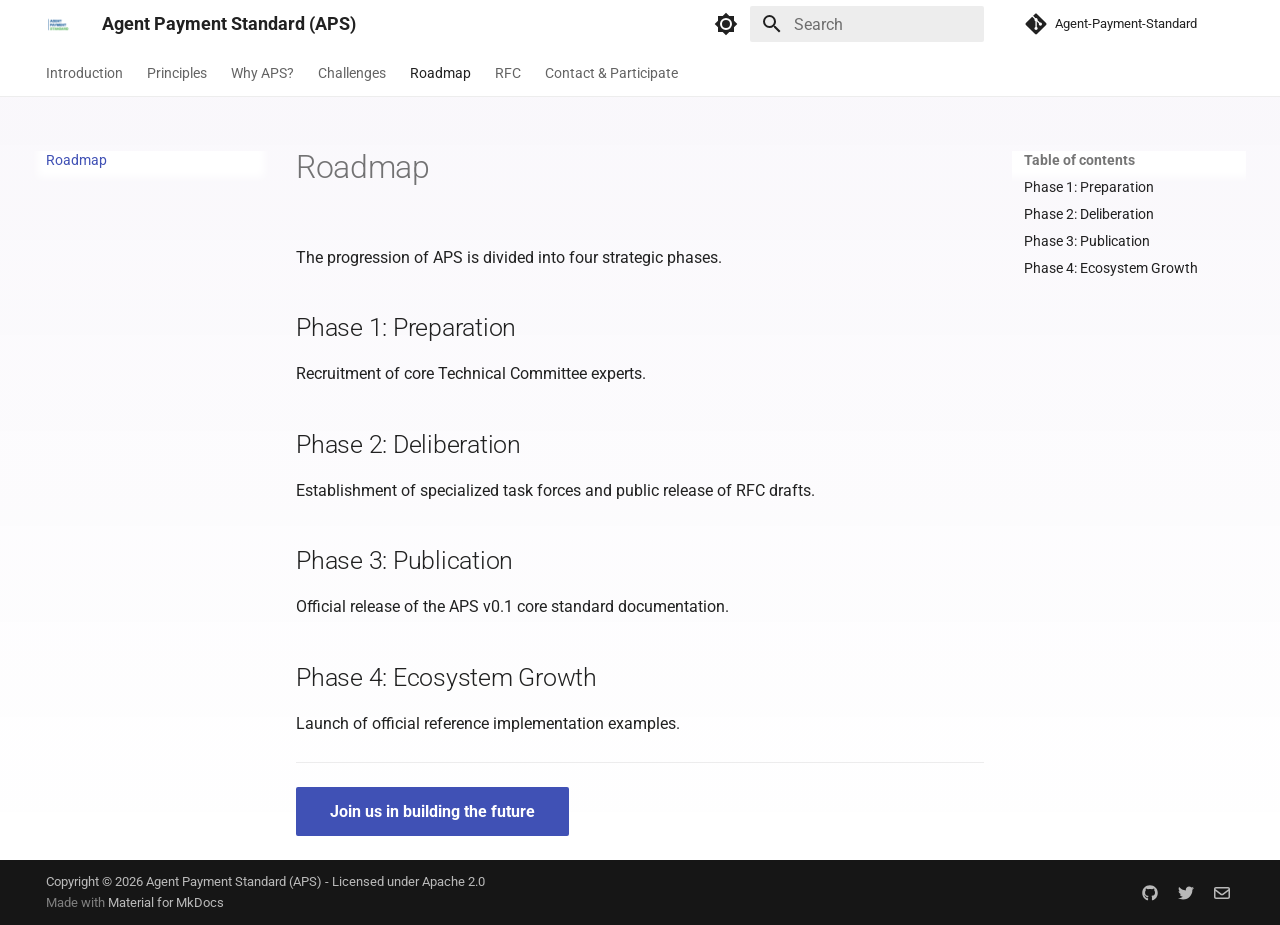
<file: roadmap/index.html>
<!doctype html>
<html lang="en" class="no-js">
  <head>
    
      <meta charset="utf-8">
      <meta name="viewport" content="width=device-width,initial-scale=1">
      
        <meta name="description" content="Building the Agent Payment Standard you can trust.">
      
      
      
        <link rel="canonical" href="https://agent-payment-standard.github.io/Agent-Payment-Standard-Website/roadmap/">
      
      
        <link rel="prev" href="../challenges/">
      
      
        <link rel="next" href="../RFC/KYA_RFC/">
      
      
        
      
      
      <link rel="icon" href="../images/logo-square.png">
      <meta name="generator" content="mkdocs-1.6.1, mkdocs-material-9.7.6">
    
    
      
        <title>Roadmap - Agent Payment Standard (APS)</title>
      
    
    
      <link rel="stylesheet" href="../assets/stylesheets/main.484c7ddc.min.css">
      
        
        <link rel="stylesheet" href="../assets/stylesheets/palette.ab4e12ef.min.css">
      
      


    
    
      
    
    
      
        
        
        <link rel="preconnect" href="https://fonts.gstatic.com" crossorigin>
        <link rel="stylesheet" href="https://fonts.googleapis.com/css?family=Roboto:300,300i,400,400i,700,700i%7CRoboto+Mono:400,400i,700,700i&display=fallback">
        <style>:root{--md-text-font:"Roboto";--md-code-font:"Roboto Mono"}</style>
      
    
    
      <link rel="stylesheet" href="../stylesheets/extra.css">
    
    <script>__md_scope=new URL("..",location),__md_hash=e=>[...e].reduce(((e,_)=>(e<<5)-e+_.charCodeAt(0)),0),__md_get=(e,_=localStorage,t=__md_scope)=>JSON.parse(_.getItem(t.pathname+"."+e)),__md_set=(e,_,t=localStorage,a=__md_scope)=>{try{t.setItem(a.pathname+"."+e,JSON.stringify(_))}catch(e){}}</script>
    
      

    
    
  </head>
  
  
    
    
      
    
    
    
    
    <body dir="ltr" data-md-color-scheme="default" data-md-color-primary="white" data-md-color-accent="deep-purple">
  
    
    <input class="md-toggle" data-md-toggle="drawer" type="checkbox" id="__drawer" autocomplete="off">
    <input class="md-toggle" data-md-toggle="search" type="checkbox" id="__search" autocomplete="off">
    <label class="md-overlay" for="__drawer"></label>
    <div data-md-component="skip">
      
        
        <a href="#roadmap" class="md-skip">
          Skip to content
        </a>
      
    </div>
    <div data-md-component="announce">
      
    </div>
    
    
      

<header class="md-header" data-md-component="header">
  <nav class="md-header__inner md-grid" aria-label="Header">
    <a href=".." title="Agent Payment Standard (APS)" class="md-header__button md-logo" aria-label="Agent Payment Standard (APS)" data-md-component="logo">
      
  <img src="../images/logo-square.png" alt="logo">

    </a>
    <label class="md-header__button md-icon" for="__drawer">
      
      <svg xmlns="http://www.w3.org/2000/svg" viewBox="0 0 24 24"><path d="M3 6h18v2H3zm0 5h18v2H3zm0 5h18v2H3z"/></svg>
    </label>
    <div class="md-header__title" data-md-component="header-title">
      <div class="md-header__ellipsis">
        <div class="md-header__topic">
          <span class="md-ellipsis">
            Agent Payment Standard (APS)
          </span>
        </div>
        <div class="md-header__topic" data-md-component="header-topic">
          <span class="md-ellipsis">
            
              Roadmap
            
          </span>
        </div>
      </div>
    </div>
    
      
        <form class="md-header__option" data-md-component="palette">
  
    
    
    
    <input class="md-option" data-md-color-media="(prefers-color-scheme: light)" data-md-color-scheme="default" data-md-color-primary="white" data-md-color-accent="deep-purple"  aria-label="Switch to dark mode"  type="radio" name="__palette" id="__palette_0">
    
      <label class="md-header__button md-icon" title="Switch to dark mode" for="__palette_1" hidden>
        <svg xmlns="http://www.w3.org/2000/svg" viewBox="0 0 24 24"><path d="M12 8a4 4 0 0 0-4 4 4 4 0 0 0 4 4 4 4 0 0 0 4-4 4 4 0 0 0-4-4m0 10a6 6 0 0 1-6-6 6 6 0 0 1 6-6 6 6 0 0 1 6 6 6 6 0 0 1-6 6m8-9.31V4h-4.69L12 .69 8.69 4H4v4.69L.69 12 4 15.31V20h4.69L12 23.31 15.31 20H20v-4.69L23.31 12z"/></svg>
      </label>
    
  
    
    
    
    <input class="md-option" data-md-color-media="(prefers-color-scheme: dark)" data-md-color-scheme="slate" data-md-color-primary="black" data-md-color-accent="deep-purple"  aria-label="Switch to light mode"  type="radio" name="__palette" id="__palette_1">
    
      <label class="md-header__button md-icon" title="Switch to light mode" for="__palette_0" hidden>
        <svg xmlns="http://www.w3.org/2000/svg" viewBox="0 0 24 24"><path d="M12 18c-.89 0-1.74-.2-2.5-.55C11.56 16.5 13 14.42 13 12s-1.44-4.5-3.5-5.45C10.26 6.2 11.11 6 12 6a6 6 0 0 1 6 6 6 6 0 0 1-6 6m8-9.31V4h-4.69L12 .69 8.69 4H4v4.69L.69 12 4 15.31V20h4.69L12 23.31 15.31 20H20v-4.69L23.31 12z"/></svg>
      </label>
    
  
</form>
      
    
    
      <script>var palette=__md_get("__palette");if(palette&&palette.color){if("(prefers-color-scheme)"===palette.color.media){var media=matchMedia("(prefers-color-scheme: light)"),input=document.querySelector(media.matches?"[data-md-color-media='(prefers-color-scheme: light)']":"[data-md-color-media='(prefers-color-scheme: dark)']");palette.color.media=input.getAttribute("data-md-color-media"),palette.color.scheme=input.getAttribute("data-md-color-scheme"),palette.color.primary=input.getAttribute("data-md-color-primary"),palette.color.accent=input.getAttribute("data-md-color-accent")}for(var[key,value]of Object.entries(palette.color))document.body.setAttribute("data-md-color-"+key,value)}</script>
    
    
    
      
      
        <label class="md-header__button md-icon" for="__search">
          
          <svg xmlns="http://www.w3.org/2000/svg" viewBox="0 0 24 24"><path d="M9.5 3A6.5 6.5 0 0 1 16 9.5c0 1.61-.59 3.09-1.56 4.23l.27.27h.79l5 5-1.5 1.5-5-5v-.79l-.27-.27A6.52 6.52 0 0 1 9.5 16 6.5 6.5 0 0 1 3 9.5 6.5 6.5 0 0 1 9.5 3m0 2C7 5 5 7 5 9.5S7 14 9.5 14 14 12 14 9.5 12 5 9.5 5"/></svg>
        </label>
        <div class="md-search" data-md-component="search" role="dialog">
  <label class="md-search__overlay" for="__search"></label>
  <div class="md-search__inner" role="search">
    <form class="md-search__form" name="search">
      <input type="text" class="md-search__input" name="query" aria-label="Search" placeholder="Search" autocapitalize="off" autocorrect="off" autocomplete="off" spellcheck="false" data-md-component="search-query" required>
      <label class="md-search__icon md-icon" for="__search">
        
        <svg xmlns="http://www.w3.org/2000/svg" viewBox="0 0 24 24"><path d="M9.5 3A6.5 6.5 0 0 1 16 9.5c0 1.61-.59 3.09-1.56 4.23l.27.27h.79l5 5-1.5 1.5-5-5v-.79l-.27-.27A6.52 6.52 0 0 1 9.5 16 6.5 6.5 0 0 1 3 9.5 6.5 6.5 0 0 1 9.5 3m0 2C7 5 5 7 5 9.5S7 14 9.5 14 14 12 14 9.5 12 5 9.5 5"/></svg>
        
        <svg xmlns="http://www.w3.org/2000/svg" viewBox="0 0 24 24"><path d="M20 11v2H8l5.5 5.5-1.42 1.42L4.16 12l7.92-7.92L13.5 5.5 8 11z"/></svg>
      </label>
      <nav class="md-search__options" aria-label="Search">
        
          <a href="javascript:void(0)" class="md-search__icon md-icon" title="Share" aria-label="Share" data-clipboard data-clipboard-text="" data-md-component="search-share" tabindex="-1">
            
            <svg xmlns="http://www.w3.org/2000/svg" viewBox="0 0 24 24"><path d="M18 16.08c-.76 0-1.44.3-1.96.77L8.91 12.7c.05-.23.09-.46.09-.7s-.04-.47-.09-.7l7.05-4.11c.54.5 1.25.81 2.04.81a3 3 0 0 0 3-3 3 3 0 0 0-3-3 3 3 0 0 0-3 3c0 .24.04.47.09.7L8.04 9.81C7.5 9.31 6.79 9 6 9a3 3 0 0 0-3 3 3 3 0 0 0 3 3c.79 0 1.5-.31 2.04-.81l7.12 4.15c-.05.21-.08.43-.08.66 0 1.61 1.31 2.91 2.92 2.91s2.92-1.3 2.92-2.91A2.92 2.92 0 0 0 18 16.08"/></svg>
          </a>
        
        <button type="reset" class="md-search__icon md-icon" title="Clear" aria-label="Clear" tabindex="-1">
          
          <svg xmlns="http://www.w3.org/2000/svg" viewBox="0 0 24 24"><path d="M19 6.41 17.59 5 12 10.59 6.41 5 5 6.41 10.59 12 5 17.59 6.41 19 12 13.41 17.59 19 19 17.59 13.41 12z"/></svg>
        </button>
      </nav>
      
        <div class="md-search__suggest" data-md-component="search-suggest"></div>
      
    </form>
    <div class="md-search__output">
      <div class="md-search__scrollwrap" tabindex="0" data-md-scrollfix>
        <div class="md-search-result" data-md-component="search-result">
          <div class="md-search-result__meta">
            Initializing search
          </div>
          <ol class="md-search-result__list" role="presentation"></ol>
        </div>
      </div>
    </div>
  </div>
</div>
      
    
    
      <div class="md-header__source">
        <a href="https://github.com/Agent-Payment-Standard" title="Go to repository" class="md-source" data-md-component="source">
  <div class="md-source__icon md-icon">
    
    <svg xmlns="http://www.w3.org/2000/svg" viewBox="0 0 448 512"><!--! Font Awesome Free 7.1.0 by @fontawesome - https://fontawesome.com License - https://fontawesome.com/license/free (Icons: CC BY 4.0, Fonts: SIL OFL 1.1, Code: MIT License) Copyright 2025 Fonticons, Inc.--><path d="M439.6 236.1 244 40.5c-5.4-5.5-12.8-8.5-20.4-8.5s-15 3-20.4 8.4L162.5 81l51.5 51.5c27.1-9.1 52.7 16.8 43.4 43.7l49.7 49.7c34.2-11.8 61.2 31 35.5 56.7-26.5 26.5-70.2-2.9-56-37.3L240.3 199v121.9c25.3 12.5 22.3 41.8 9.1 55-6.4 6.4-15.2 10.1-24.3 10.1s-17.8-3.6-24.3-10.1c-17.6-17.6-11.1-46.9 11.2-56v-123c-20.8-8.5-24.6-30.7-18.6-45L142.6 101 8.5 235.1C3 240.6 0 247.9 0 255.5s3 15 8.5 20.4l195.6 195.7c5.4 5.4 12.7 8.4 20.4 8.4s15-3 20.4-8.4l194.7-194.7c5.4-5.4 8.4-12.8 8.4-20.4s-3-15-8.4-20.4"/></svg>
  </div>
  <div class="md-source__repository">
    Agent-Payment-Standard
  </div>
</a>
      </div>
    
  </nav>
  
</header>
    
    <div class="md-container" data-md-component="container">
      
      
        
          
            
<nav class="md-tabs" aria-label="Tabs" data-md-component="tabs">
  <div class="md-grid">
    <ul class="md-tabs__list">
      
        
  
  
  
  
    <li class="md-tabs__item">
      <a href=".." class="md-tabs__link">
        
  
  
    
  
  Introduction

      </a>
    </li>
  

      
        
  
  
  
  
    <li class="md-tabs__item">
      <a href="../principles/" class="md-tabs__link">
        
  
  
    
  
  Principles

      </a>
    </li>
  

      
        
  
  
  
  
    <li class="md-tabs__item">
      <a href="../why-aps/" class="md-tabs__link">
        
  
  
    
  
  Why APS?

      </a>
    </li>
  

      
        
  
  
  
  
    <li class="md-tabs__item">
      <a href="../challenges/" class="md-tabs__link">
        
  
  
    
  
  Challenges

      </a>
    </li>
  

      
        
  
  
  
    
  
  
    <li class="md-tabs__item md-tabs__item--active">
      <a href="./" class="md-tabs__link">
        
  
  
    
  
  Roadmap

      </a>
    </li>
  

      
        
  
  
  
  
    
    
      <li class="md-tabs__item">
        <a href="../RFC/KYA_RFC/" class="md-tabs__link">
          
  
  
  RFC

        </a>
      </li>
    
  

      
        
  
  
  
  
    <li class="md-tabs__item">
      <a href="../participate/" class="md-tabs__link">
        
  
  
    
  
  Contact & Participate

      </a>
    </li>
  

      
    </ul>
  </div>
</nav>
          
        
      
      <main class="md-main" data-md-component="main">
        <div class="md-main__inner md-grid">
          
            
              
              <div class="md-sidebar md-sidebar--primary" data-md-component="sidebar" data-md-type="navigation" >
                <div class="md-sidebar__scrollwrap">
                  <div class="md-sidebar__inner">
                    


  


<nav class="md-nav md-nav--primary md-nav--lifted" aria-label="Navigation" data-md-level="0">
  <label class="md-nav__title" for="__drawer">
    <a href=".." title="Agent Payment Standard (APS)" class="md-nav__button md-logo" aria-label="Agent Payment Standard (APS)" data-md-component="logo">
      
  <img src="../images/logo-square.png" alt="logo">

    </a>
    Agent Payment Standard (APS)
  </label>
  
    <div class="md-nav__source">
      <a href="https://github.com/Agent-Payment-Standard" title="Go to repository" class="md-source" data-md-component="source">
  <div class="md-source__icon md-icon">
    
    <svg xmlns="http://www.w3.org/2000/svg" viewBox="0 0 448 512"><!--! Font Awesome Free 7.1.0 by @fontawesome - https://fontawesome.com License - https://fontawesome.com/license/free (Icons: CC BY 4.0, Fonts: SIL OFL 1.1, Code: MIT License) Copyright 2025 Fonticons, Inc.--><path d="M439.6 236.1 244 40.5c-5.4-5.5-12.8-8.5-20.4-8.5s-15 3-20.4 8.4L162.5 81l51.5 51.5c27.1-9.1 52.7 16.8 43.4 43.7l49.7 49.7c34.2-11.8 61.2 31 35.5 56.7-26.5 26.5-70.2-2.9-56-37.3L240.3 199v121.9c25.3 12.5 22.3 41.8 9.1 55-6.4 6.4-15.2 10.1-24.3 10.1s-17.8-3.6-24.3-10.1c-17.6-17.6-11.1-46.9 11.2-56v-123c-20.8-8.5-24.6-30.7-18.6-45L142.6 101 8.5 235.1C3 240.6 0 247.9 0 255.5s3 15 8.5 20.4l195.6 195.7c5.4 5.4 12.7 8.4 20.4 8.4s15-3 20.4-8.4l194.7-194.7c5.4-5.4 8.4-12.8 8.4-20.4s-3-15-8.4-20.4"/></svg>
  </div>
  <div class="md-source__repository">
    Agent-Payment-Standard
  </div>
</a>
    </div>
  
  <ul class="md-nav__list" data-md-scrollfix>
    
      
      
  
  
  
  
    <li class="md-nav__item">
      <a href=".." class="md-nav__link">
        
  
  
  <span class="md-ellipsis">
    
  
    Introduction
  

    
  </span>
  
  

      </a>
    </li>
  

    
      
      
  
  
  
  
    <li class="md-nav__item">
      <a href="../principles/" class="md-nav__link">
        
  
  
  <span class="md-ellipsis">
    
  
    Principles
  

    
  </span>
  
  

      </a>
    </li>
  

    
      
      
  
  
  
  
    <li class="md-nav__item">
      <a href="../why-aps/" class="md-nav__link">
        
  
  
  <span class="md-ellipsis">
    
  
    Why APS?
  

    
  </span>
  
  

      </a>
    </li>
  

    
      
      
  
  
  
  
    <li class="md-nav__item">
      <a href="../challenges/" class="md-nav__link">
        
  
  
  <span class="md-ellipsis">
    
  
    Challenges
  

    
  </span>
  
  

      </a>
    </li>
  

    
      
      
  
  
    
  
  
  
    <li class="md-nav__item md-nav__item--active">
      
      <input class="md-nav__toggle md-toggle" type="checkbox" id="__toc">
      
      
        
      
      
        <label class="md-nav__link md-nav__link--active" for="__toc">
          
  
  
  <span class="md-ellipsis">
    
  
    Roadmap
  

    
  </span>
  
  

          <span class="md-nav__icon md-icon"></span>
        </label>
      
      <a href="./" class="md-nav__link md-nav__link--active">
        
  
  
  <span class="md-ellipsis">
    
  
    Roadmap
  

    
  </span>
  
  

      </a>
      
        

<nav class="md-nav md-nav--secondary" aria-label="Table of contents">
  
  
  
    
  
  
    <label class="md-nav__title" for="__toc">
      <span class="md-nav__icon md-icon"></span>
      Table of contents
    </label>
    <ul class="md-nav__list" data-md-component="toc" data-md-scrollfix>
      
        <li class="md-nav__item">
  <a href="#phase-1-preparation" class="md-nav__link">
    <span class="md-ellipsis">
      
        Phase 1: Preparation
      
    </span>
  </a>
  
</li>
      
        <li class="md-nav__item">
  <a href="#phase-2-deliberation" class="md-nav__link">
    <span class="md-ellipsis">
      
        Phase 2: Deliberation
      
    </span>
  </a>
  
</li>
      
        <li class="md-nav__item">
  <a href="#phase-3-publication" class="md-nav__link">
    <span class="md-ellipsis">
      
        Phase 3: Publication
      
    </span>
  </a>
  
</li>
      
        <li class="md-nav__item">
  <a href="#phase-4-ecosystem-growth" class="md-nav__link">
    <span class="md-ellipsis">
      
        Phase 4: Ecosystem Growth
      
    </span>
  </a>
  
</li>
      
    </ul>
  
</nav>
      
    </li>
  

    
      
      
  
  
  
  
    
    
    
    
      
      
        
      
    
    
    <li class="md-nav__item md-nav__item--nested">
      
        
        
          
        
        <input class="md-nav__toggle md-toggle md-toggle--indeterminate" type="checkbox" id="__nav_6" >
        
          
          <label class="md-nav__link" for="__nav_6" id="__nav_6_label" tabindex="0">
            
  
  
  <span class="md-ellipsis">
    
  
    RFC
  

    
  </span>
  
  

            <span class="md-nav__icon md-icon"></span>
          </label>
        
        <nav class="md-nav" data-md-level="1" aria-labelledby="__nav_6_label" aria-expanded="false">
          <label class="md-nav__title" for="__nav_6">
            <span class="md-nav__icon md-icon"></span>
            
  
    RFC
  

          </label>
          <ul class="md-nav__list" data-md-scrollfix>
            
              
                
  
  
  
  
    <li class="md-nav__item">
      <a href="../RFC/KYA_RFC/" class="md-nav__link">
        
  
  
  <span class="md-ellipsis">
    
  
    Know Your Agent (KYA)
  

    
  </span>
  
  

      </a>
    </li>
  

              
            
              
                
  
  
  
  
    <li class="md-nav__item">
      <a href="../RFC/VYA_RFC/" class="md-nav__link">
        
  
  
  <span class="md-ellipsis">
    
  
    Verify Your Agent (VYA)
  

    
  </span>
  
  

      </a>
    </li>
  

              
            
              
                
  
  
  
  
    <li class="md-nav__item">
      <a href="../RFC/Transaction_Type_RFC/" class="md-nav__link">
        
  
  
  <span class="md-ellipsis">
    
  
    Transaction Type
  

    
  </span>
  
  

      </a>
    </li>
  

              
            
          </ul>
        </nav>
      
    </li>
  

    
      
      
  
  
  
  
    <li class="md-nav__item">
      <a href="../participate/" class="md-nav__link">
        
  
  
  <span class="md-ellipsis">
    
  
    Contact & Participate
  

    
  </span>
  
  

      </a>
    </li>
  

    
  </ul>
</nav>
                  </div>
                </div>
              </div>
            
            
              
              <div class="md-sidebar md-sidebar--secondary" data-md-component="sidebar" data-md-type="toc" >
                <div class="md-sidebar__scrollwrap">
                  <div class="md-sidebar__inner">
                    

<nav class="md-nav md-nav--secondary" aria-label="Table of contents">
  
  
  
    
  
  
    <label class="md-nav__title" for="__toc">
      <span class="md-nav__icon md-icon"></span>
      Table of contents
    </label>
    <ul class="md-nav__list" data-md-component="toc" data-md-scrollfix>
      
        <li class="md-nav__item">
  <a href="#phase-1-preparation" class="md-nav__link">
    <span class="md-ellipsis">
      
        Phase 1: Preparation
      
    </span>
  </a>
  
</li>
      
        <li class="md-nav__item">
  <a href="#phase-2-deliberation" class="md-nav__link">
    <span class="md-ellipsis">
      
        Phase 2: Deliberation
      
    </span>
  </a>
  
</li>
      
        <li class="md-nav__item">
  <a href="#phase-3-publication" class="md-nav__link">
    <span class="md-ellipsis">
      
        Phase 3: Publication
      
    </span>
  </a>
  
</li>
      
        <li class="md-nav__item">
  <a href="#phase-4-ecosystem-growth" class="md-nav__link">
    <span class="md-ellipsis">
      
        Phase 4: Ecosystem Growth
      
    </span>
  </a>
  
</li>
      
    </ul>
  
</nav>
                  </div>
                </div>
              </div>
            
          
          
            <div class="md-content" data-md-component="content">
              
              <article class="md-content__inner md-typeset">
                
                  


  
  


<h1 id="roadmap">Roadmap</h1>
<p>The progression of APS is divided into four strategic phases.</p>
<h2 id="phase-1-preparation">Phase 1: Preparation</h2>
<p>Recruitment of core Technical Committee experts.</p>
<h2 id="phase-2-deliberation">Phase 2: Deliberation</h2>
<p>Establishment of specialized task forces and public release of RFC drafts.</p>
<h2 id="phase-3-publication">Phase 3: Publication</h2>
<p>Official release of the APS v0.1 core standard documentation.</p>
<h2 id="phase-4-ecosystem-growth">Phase 4: Ecosystem Growth</h2>
<p>Launch of official reference implementation examples.</p>
<hr />
<p><a class="md-button md-button--primary" href="../participate/">Join us in building the future</a></p>












                
              </article>
            </div>
          
          
<script>var target=document.getElementById(location.hash.slice(1));target&&target.name&&(target.checked=target.name.startsWith("__tabbed_"))</script>
        </div>
        
          <button type="button" class="md-top md-icon" data-md-component="top" hidden>
  
  <svg xmlns="http://www.w3.org/2000/svg" viewBox="0 0 24 24"><path d="M13 20h-2V8l-5.5 5.5-1.42-1.42L12 4.16l7.92 7.92-1.42 1.42L13 8z"/></svg>
  Back to top
</button>
        
      </main>
      
        <footer class="md-footer">
  
  <div class="md-footer-meta md-typeset">
    <div class="md-footer-meta__inner md-grid">
      <div class="md-copyright">
  
    <div class="md-copyright__highlight">
      Copyright &copy; 2026 Agent Payment Standard (APS) - Licensed under Apache 2.0
    </div>
  
  
    Made with
    <a href="https://squidfunk.github.io/mkdocs-material/" target="_blank" rel="noopener">
      Material for MkDocs
    </a>
  
</div>
      
        
<div class="md-social">
  
    
    
    
    
      
      
    
    <a href="https://github.com/Agent-Payment-Standard" target="_blank" rel="noopener" title="github.com" class="md-social__link">
      <svg xmlns="http://www.w3.org/2000/svg" viewBox="0 0 512 512"><!--! Font Awesome Free 7.1.0 by @fontawesome - https://fontawesome.com License - https://fontawesome.com/license/free (Icons: CC BY 4.0, Fonts: SIL OFL 1.1, Code: MIT License) Copyright 2025 Fonticons, Inc.--><path d="M173.9 397.4c0 2-2.3 3.6-5.2 3.6-3.3.3-5.6-1.3-5.6-3.6 0-2 2.3-3.6 5.2-3.6 3-.3 5.6 1.3 5.6 3.6m-31.1-4.5c-.7 2 1.3 4.3 4.3 4.9 2.6 1 5.6 0 6.2-2s-1.3-4.3-4.3-5.2c-2.6-.7-5.5.3-6.2 2.3m44.2-1.7c-2.9.7-4.9 2.6-4.6 4.9.3 2 2.9 3.3 5.9 2.6 2.9-.7 4.9-2.6 4.6-4.6-.3-1.9-3-3.2-5.9-2.9M252.8 8C114.1 8 8 113.3 8 252c0 110.9 69.8 205.8 169.5 239.2 12.8 2.3 17.3-5.6 17.3-12.1 0-6.2-.3-40.4-.3-61.4 0 0-70 15-84.7-29.8 0 0-11.4-29.1-27.8-36.6 0 0-22.9-15.7 1.6-15.4 0 0 24.9 2 38.6 25.8 21.9 38.6 58.6 27.5 72.9 20.9 2.3-16 8.8-27.1 16-33.7-55.9-6.2-112.3-14.3-112.3-110.5 0-27.5 7.6-41.3 23.6-58.9-2.6-6.5-11.1-33.3 2.6-67.9 20.9-6.5 69 27 69 27 20-5.6 41.5-8.5 62.8-8.5s42.8 2.9 62.8 8.5c0 0 48.1-33.6 69-27 13.7 34.7 5.2 61.4 2.6 67.9 16 17.7 25.8 31.5 25.8 58.9 0 96.5-58.9 104.2-114.8 110.5 9.2 7.9 17 22.9 17 46.4 0 33.7-.3 75.4-.3 83.6 0 6.5 4.6 14.4 17.3 12.1C436.2 457.8 504 362.9 504 252 504 113.3 391.5 8 252.8 8M105.2 352.9c-1.3 1-1 3.3.7 5.2 1.6 1.6 3.9 2.3 5.2 1 1.3-1 1-3.3-.7-5.2-1.6-1.6-3.9-2.3-5.2-1m-10.8-8.1c-.7 1.3.3 2.9 2.3 3.9 1.6 1 3.6.7 4.3-.7.7-1.3-.3-2.9-2.3-3.9-2-.6-3.6-.3-4.3.7m32.4 35.6c-1.6 1.3-1 4.3 1.3 6.2 2.3 2.3 5.2 2.6 6.5 1 1.3-1.3.7-4.3-1.3-6.2-2.2-2.3-5.2-2.6-6.5-1m-11.4-14.7c-1.6 1-1.6 3.6 0 5.9s4.3 3.3 5.6 2.3c1.6-1.3 1.6-3.9 0-6.2-1.4-2.3-4-3.3-5.6-2"/></svg>
    </a>
  
    
    
    
    
      
      
    
    <a href="https://x.com/AgentPayStd" target="_blank" rel="noopener" title="x.com" class="md-social__link">
      <svg xmlns="http://www.w3.org/2000/svg" viewBox="0 0 512 512"><!--! Font Awesome Free 7.1.0 by @fontawesome - https://fontawesome.com License - https://fontawesome.com/license/free (Icons: CC BY 4.0, Fonts: SIL OFL 1.1, Code: MIT License) Copyright 2025 Fonticons, Inc.--><path d="M459.4 151.7c.3 4.5.3 9.1.3 13.6 0 138.7-105.6 298.6-298.6 298.6-59.5 0-114.7-17.2-161.1-47.1 8.4 1 16.6 1.3 25.3 1.3 49.1 0 94.2-16.6 130.3-44.8-46.1-1-84.8-31.2-98.1-72.8 6.5 1 13 1.6 19.8 1.6 9.4 0 18.8-1.3 27.6-3.6-48.1-9.7-84.1-52-84.1-103v-1.3c14 7.8 30.2 12.7 47.4 13.3-28.3-18.8-46.8-51-46.8-87.4 0-19.5 5.2-37.4 14.3-53C87.4 130.8 165 172.4 252.1 176.9c-1.6-7.8-2.6-15.9-2.6-24C249.5 95.1 296.3 48 354.4 48c30.2 0 57.5 12.7 76.7 33.1 23.7-4.5 46.5-13.3 66.6-25.3-7.8 24.4-24.4 44.8-46.1 57.8 21.1-2.3 41.6-8.1 60.4-16.2-14.3 20.8-32.2 39.3-52.6 54.3"/></svg>
    </a>
  
    
    
    
    
    <a href="mailto:contact@agent-payment-standard.org" target="_blank" rel="noopener" title="" class="md-social__link">
      <svg xmlns="http://www.w3.org/2000/svg" viewBox="0 0 512 512"><!--! Font Awesome Free 7.1.0 by @fontawesome - https://fontawesome.com License - https://fontawesome.com/license/free (Icons: CC BY 4.0, Fonts: SIL OFL 1.1, Code: MIT License) Copyright 2025 Fonticons, Inc.--><path d="M61.4 64C27.5 64 0 91.5 0 125.4c0 .9 0 1.7.1 2.6H0v256c0 35.3 28.7 64 64 64h384c35.3 0 64-28.7 64-64V128h-.1c0-.9.1-1.7.1-2.6 0-33.9-27.5-61.4-61.4-61.4zM464 192.3V384c0 8.8-7.2 16-16 16H64c-8.8 0-16-7.2-16-16V192.3l154.8 117.4c31.4 23.9 74.9 23.9 106.4 0zM48 125.4c0-7.4 6-13.4 13.4-13.4h389.2c7.4 0 13.4 6 13.4 13.4 0 4.2-2 8.2-5.3 10.7L280.2 271.5c-14.3 10.8-34.1 10.8-48.4 0L53.3 136.1c-3.3-2.5-5.3-6.5-5.3-10.7"/></svg>
    </a>
  
</div>
      
    </div>
  </div>
</footer>
      
    </div>
    <div class="md-dialog" data-md-component="dialog">
      <div class="md-dialog__inner md-typeset"></div>
    </div>
    
    
    
      
      
      <script id="__config" type="application/json">{"annotate": null, "base": "..", "features": ["navigation.tabs", "navigation.sections", "navigation.expand", "navigation.top", "navigation.tracking", "search.suggest", "search.highlight", "search.share", "content.code.copy", "content.code.annotate"], "search": "../assets/javascripts/workers/search.2c215733.min.js", "tags": null, "translations": {"clipboard.copied": "Copied to clipboard", "clipboard.copy": "Copy to clipboard", "search.result.more.one": "1 more on this page", "search.result.more.other": "# more on this page", "search.result.none": "No matching documents", "search.result.one": "1 matching document", "search.result.other": "# matching documents", "search.result.placeholder": "Type to start searching", "search.result.term.missing": "Missing", "select.version": "Select version"}, "version": null}</script>
    
    
      <script src="../assets/javascripts/bundle.79ae519e.min.js"></script>
      
    
  </body>
</html>
</file>
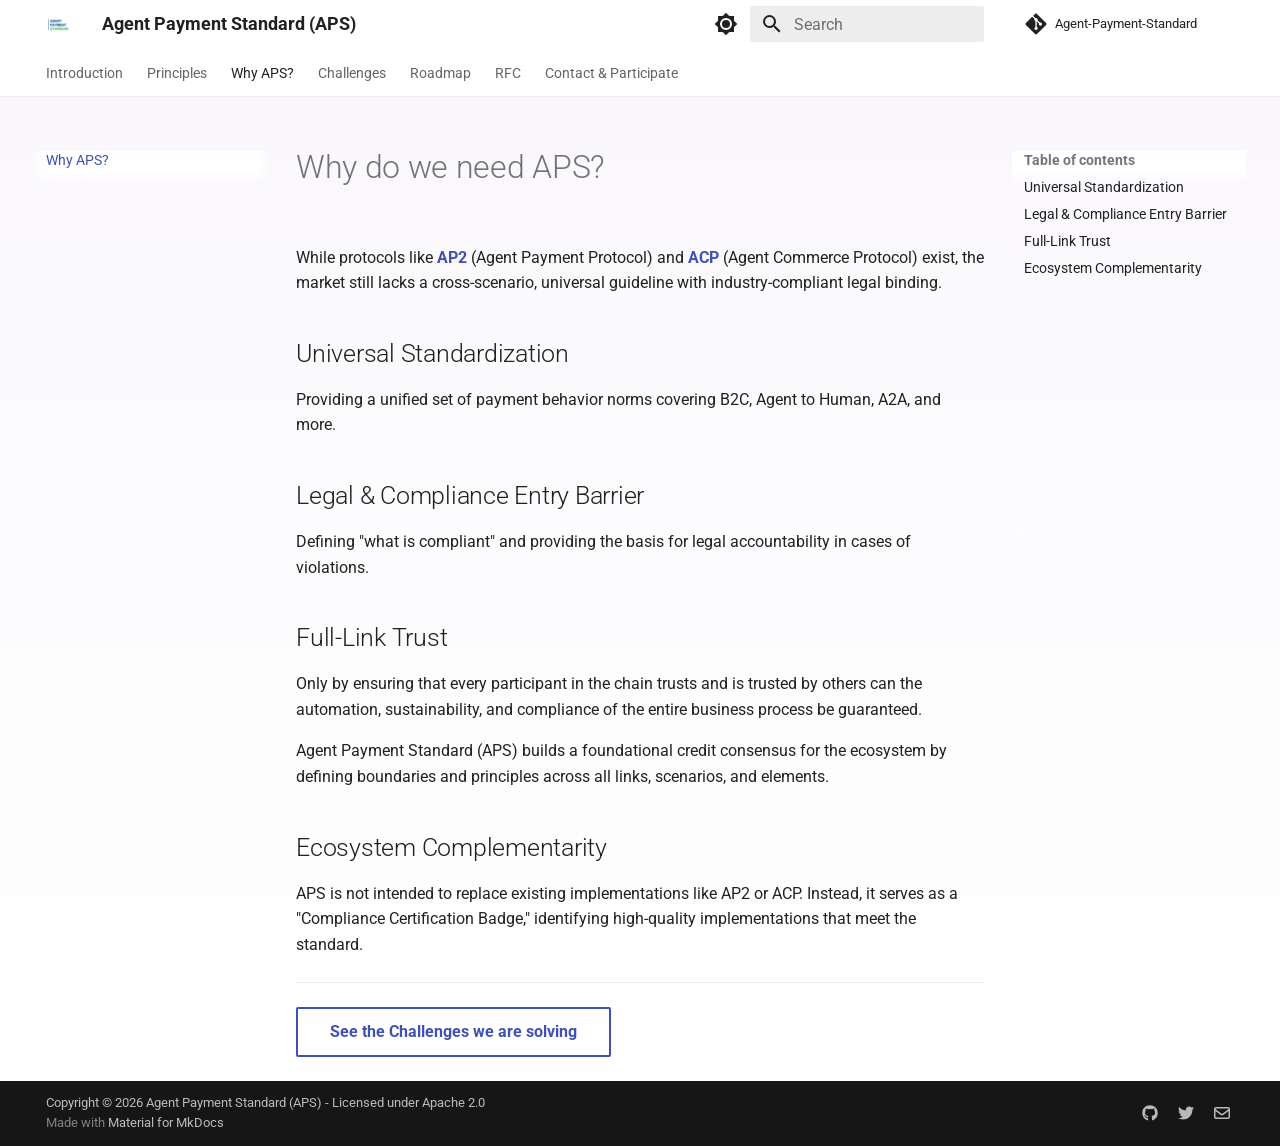
<file: why-aps/index.html>
<!doctype html>
<html lang="en" class="no-js">
  <head>
    
      <meta charset="utf-8">
      <meta name="viewport" content="width=device-width,initial-scale=1">
      
        <meta name="description" content="Building the Agent Payment Standard you can trust.">
      
      
      
        <link rel="canonical" href="https://agent-payment-standard.github.io/Agent-Payment-Standard-Website/why-aps/">
      
      
        <link rel="prev" href="../principles/">
      
      
        <link rel="next" href="../challenges/">
      
      
        
      
      
      <link rel="icon" href="../images/logo-square.png">
      <meta name="generator" content="mkdocs-1.6.1, mkdocs-material-9.7.6">
    
    
      
        <title>Why APS? - Agent Payment Standard (APS)</title>
      
    
    
      <link rel="stylesheet" href="../assets/stylesheets/main.484c7ddc.min.css">
      
        
        <link rel="stylesheet" href="../assets/stylesheets/palette.ab4e12ef.min.css">
      
      


    
    
      
    
    
      
        
        
        <link rel="preconnect" href="https://fonts.gstatic.com" crossorigin>
        <link rel="stylesheet" href="https://fonts.googleapis.com/css?family=Roboto:300,300i,400,400i,700,700i%7CRoboto+Mono:400,400i,700,700i&display=fallback">
        <style>:root{--md-text-font:"Roboto";--md-code-font:"Roboto Mono"}</style>
      
    
    
      <link rel="stylesheet" href="../stylesheets/extra.css">
    
    <script>__md_scope=new URL("..",location),__md_hash=e=>[...e].reduce(((e,_)=>(e<<5)-e+_.charCodeAt(0)),0),__md_get=(e,_=localStorage,t=__md_scope)=>JSON.parse(_.getItem(t.pathname+"."+e)),__md_set=(e,_,t=localStorage,a=__md_scope)=>{try{t.setItem(a.pathname+"."+e,JSON.stringify(_))}catch(e){}}</script>
    
      

    
    
  </head>
  
  
    
    
      
    
    
    
    
    <body dir="ltr" data-md-color-scheme="default" data-md-color-primary="white" data-md-color-accent="deep-purple">
  
    
    <input class="md-toggle" data-md-toggle="drawer" type="checkbox" id="__drawer" autocomplete="off">
    <input class="md-toggle" data-md-toggle="search" type="checkbox" id="__search" autocomplete="off">
    <label class="md-overlay" for="__drawer"></label>
    <div data-md-component="skip">
      
        
        <a href="#why-do-we-need-aps" class="md-skip">
          Skip to content
        </a>
      
    </div>
    <div data-md-component="announce">
      
    </div>
    
    
      

<header class="md-header" data-md-component="header">
  <nav class="md-header__inner md-grid" aria-label="Header">
    <a href=".." title="Agent Payment Standard (APS)" class="md-header__button md-logo" aria-label="Agent Payment Standard (APS)" data-md-component="logo">
      
  <img src="../images/logo-square.png" alt="logo">

    </a>
    <label class="md-header__button md-icon" for="__drawer">
      
      <svg xmlns="http://www.w3.org/2000/svg" viewBox="0 0 24 24"><path d="M3 6h18v2H3zm0 5h18v2H3zm0 5h18v2H3z"/></svg>
    </label>
    <div class="md-header__title" data-md-component="header-title">
      <div class="md-header__ellipsis">
        <div class="md-header__topic">
          <span class="md-ellipsis">
            Agent Payment Standard (APS)
          </span>
        </div>
        <div class="md-header__topic" data-md-component="header-topic">
          <span class="md-ellipsis">
            
              Why APS?
            
          </span>
        </div>
      </div>
    </div>
    
      
        <form class="md-header__option" data-md-component="palette">
  
    
    
    
    <input class="md-option" data-md-color-media="(prefers-color-scheme: light)" data-md-color-scheme="default" data-md-color-primary="white" data-md-color-accent="deep-purple"  aria-label="Switch to dark mode"  type="radio" name="__palette" id="__palette_0">
    
      <label class="md-header__button md-icon" title="Switch to dark mode" for="__palette_1" hidden>
        <svg xmlns="http://www.w3.org/2000/svg" viewBox="0 0 24 24"><path d="M12 8a4 4 0 0 0-4 4 4 4 0 0 0 4 4 4 4 0 0 0 4-4 4 4 0 0 0-4-4m0 10a6 6 0 0 1-6-6 6 6 0 0 1 6-6 6 6 0 0 1 6 6 6 6 0 0 1-6 6m8-9.31V4h-4.69L12 .69 8.69 4H4v4.69L.69 12 4 15.31V20h4.69L12 23.31 15.31 20H20v-4.69L23.31 12z"/></svg>
      </label>
    
  
    
    
    
    <input class="md-option" data-md-color-media="(prefers-color-scheme: dark)" data-md-color-scheme="slate" data-md-color-primary="black" data-md-color-accent="deep-purple"  aria-label="Switch to light mode"  type="radio" name="__palette" id="__palette_1">
    
      <label class="md-header__button md-icon" title="Switch to light mode" for="__palette_0" hidden>
        <svg xmlns="http://www.w3.org/2000/svg" viewBox="0 0 24 24"><path d="M12 18c-.89 0-1.74-.2-2.5-.55C11.56 16.5 13 14.42 13 12s-1.44-4.5-3.5-5.45C10.26 6.2 11.11 6 12 6a6 6 0 0 1 6 6 6 6 0 0 1-6 6m8-9.31V4h-4.69L12 .69 8.69 4H4v4.69L.69 12 4 15.31V20h4.69L12 23.31 15.31 20H20v-4.69L23.31 12z"/></svg>
      </label>
    
  
</form>
      
    
    
      <script>var palette=__md_get("__palette");if(palette&&palette.color){if("(prefers-color-scheme)"===palette.color.media){var media=matchMedia("(prefers-color-scheme: light)"),input=document.querySelector(media.matches?"[data-md-color-media='(prefers-color-scheme: light)']":"[data-md-color-media='(prefers-color-scheme: dark)']");palette.color.media=input.getAttribute("data-md-color-media"),palette.color.scheme=input.getAttribute("data-md-color-scheme"),palette.color.primary=input.getAttribute("data-md-color-primary"),palette.color.accent=input.getAttribute("data-md-color-accent")}for(var[key,value]of Object.entries(palette.color))document.body.setAttribute("data-md-color-"+key,value)}</script>
    
    
    
      
      
        <label class="md-header__button md-icon" for="__search">
          
          <svg xmlns="http://www.w3.org/2000/svg" viewBox="0 0 24 24"><path d="M9.5 3A6.5 6.5 0 0 1 16 9.5c0 1.61-.59 3.09-1.56 4.23l.27.27h.79l5 5-1.5 1.5-5-5v-.79l-.27-.27A6.52 6.52 0 0 1 9.5 16 6.5 6.5 0 0 1 3 9.5 6.5 6.5 0 0 1 9.5 3m0 2C7 5 5 7 5 9.5S7 14 9.5 14 14 12 14 9.5 12 5 9.5 5"/></svg>
        </label>
        <div class="md-search" data-md-component="search" role="dialog">
  <label class="md-search__overlay" for="__search"></label>
  <div class="md-search__inner" role="search">
    <form class="md-search__form" name="search">
      <input type="text" class="md-search__input" name="query" aria-label="Search" placeholder="Search" autocapitalize="off" autocorrect="off" autocomplete="off" spellcheck="false" data-md-component="search-query" required>
      <label class="md-search__icon md-icon" for="__search">
        
        <svg xmlns="http://www.w3.org/2000/svg" viewBox="0 0 24 24"><path d="M9.5 3A6.5 6.5 0 0 1 16 9.5c0 1.61-.59 3.09-1.56 4.23l.27.27h.79l5 5-1.5 1.5-5-5v-.79l-.27-.27A6.52 6.52 0 0 1 9.5 16 6.5 6.5 0 0 1 3 9.5 6.5 6.5 0 0 1 9.5 3m0 2C7 5 5 7 5 9.5S7 14 9.5 14 14 12 14 9.5 12 5 9.5 5"/></svg>
        
        <svg xmlns="http://www.w3.org/2000/svg" viewBox="0 0 24 24"><path d="M20 11v2H8l5.5 5.5-1.42 1.42L4.16 12l7.92-7.92L13.5 5.5 8 11z"/></svg>
      </label>
      <nav class="md-search__options" aria-label="Search">
        
          <a href="javascript:void(0)" class="md-search__icon md-icon" title="Share" aria-label="Share" data-clipboard data-clipboard-text="" data-md-component="search-share" tabindex="-1">
            
            <svg xmlns="http://www.w3.org/2000/svg" viewBox="0 0 24 24"><path d="M18 16.08c-.76 0-1.44.3-1.96.77L8.91 12.7c.05-.23.09-.46.09-.7s-.04-.47-.09-.7l7.05-4.11c.54.5 1.25.81 2.04.81a3 3 0 0 0 3-3 3 3 0 0 0-3-3 3 3 0 0 0-3 3c0 .24.04.47.09.7L8.04 9.81C7.5 9.31 6.79 9 6 9a3 3 0 0 0-3 3 3 3 0 0 0 3 3c.79 0 1.5-.31 2.04-.81l7.12 4.15c-.05.21-.08.43-.08.66 0 1.61 1.31 2.91 2.92 2.91s2.92-1.3 2.92-2.91A2.92 2.92 0 0 0 18 16.08"/></svg>
          </a>
        
        <button type="reset" class="md-search__icon md-icon" title="Clear" aria-label="Clear" tabindex="-1">
          
          <svg xmlns="http://www.w3.org/2000/svg" viewBox="0 0 24 24"><path d="M19 6.41 17.59 5 12 10.59 6.41 5 5 6.41 10.59 12 5 17.59 6.41 19 12 13.41 17.59 19 19 17.59 13.41 12z"/></svg>
        </button>
      </nav>
      
        <div class="md-search__suggest" data-md-component="search-suggest"></div>
      
    </form>
    <div class="md-search__output">
      <div class="md-search__scrollwrap" tabindex="0" data-md-scrollfix>
        <div class="md-search-result" data-md-component="search-result">
          <div class="md-search-result__meta">
            Initializing search
          </div>
          <ol class="md-search-result__list" role="presentation"></ol>
        </div>
      </div>
    </div>
  </div>
</div>
      
    
    
      <div class="md-header__source">
        <a href="https://github.com/Agent-Payment-Standard" title="Go to repository" class="md-source" data-md-component="source">
  <div class="md-source__icon md-icon">
    
    <svg xmlns="http://www.w3.org/2000/svg" viewBox="0 0 448 512"><!--! Font Awesome Free 7.1.0 by @fontawesome - https://fontawesome.com License - https://fontawesome.com/license/free (Icons: CC BY 4.0, Fonts: SIL OFL 1.1, Code: MIT License) Copyright 2025 Fonticons, Inc.--><path d="M439.6 236.1 244 40.5c-5.4-5.5-12.8-8.5-20.4-8.5s-15 3-20.4 8.4L162.5 81l51.5 51.5c27.1-9.1 52.7 16.8 43.4 43.7l49.7 49.7c34.2-11.8 61.2 31 35.5 56.7-26.5 26.5-70.2-2.9-56-37.3L240.3 199v121.9c25.3 12.5 22.3 41.8 9.1 55-6.4 6.4-15.2 10.1-24.3 10.1s-17.8-3.6-24.3-10.1c-17.6-17.6-11.1-46.9 11.2-56v-123c-20.8-8.5-24.6-30.7-18.6-45L142.6 101 8.5 235.1C3 240.6 0 247.9 0 255.5s3 15 8.5 20.4l195.6 195.7c5.4 5.4 12.7 8.4 20.4 8.4s15-3 20.4-8.4l194.7-194.7c5.4-5.4 8.4-12.8 8.4-20.4s-3-15-8.4-20.4"/></svg>
  </div>
  <div class="md-source__repository">
    Agent-Payment-Standard
  </div>
</a>
      </div>
    
  </nav>
  
</header>
    
    <div class="md-container" data-md-component="container">
      
      
        
          
            
<nav class="md-tabs" aria-label="Tabs" data-md-component="tabs">
  <div class="md-grid">
    <ul class="md-tabs__list">
      
        
  
  
  
  
    <li class="md-tabs__item">
      <a href=".." class="md-tabs__link">
        
  
  
    
  
  Introduction

      </a>
    </li>
  

      
        
  
  
  
  
    <li class="md-tabs__item">
      <a href="../principles/" class="md-tabs__link">
        
  
  
    
  
  Principles

      </a>
    </li>
  

      
        
  
  
  
    
  
  
    <li class="md-tabs__item md-tabs__item--active">
      <a href="./" class="md-tabs__link">
        
  
  
    
  
  Why APS?

      </a>
    </li>
  

      
        
  
  
  
  
    <li class="md-tabs__item">
      <a href="../challenges/" class="md-tabs__link">
        
  
  
    
  
  Challenges

      </a>
    </li>
  

      
        
  
  
  
  
    <li class="md-tabs__item">
      <a href="../roadmap/" class="md-tabs__link">
        
  
  
    
  
  Roadmap

      </a>
    </li>
  

      
        
  
  
  
  
    
    
      <li class="md-tabs__item">
        <a href="../RFC/KYA_RFC/" class="md-tabs__link">
          
  
  
  RFC

        </a>
      </li>
    
  

      
        
  
  
  
  
    <li class="md-tabs__item">
      <a href="../participate/" class="md-tabs__link">
        
  
  
    
  
  Contact & Participate

      </a>
    </li>
  

      
    </ul>
  </div>
</nav>
          
        
      
      <main class="md-main" data-md-component="main">
        <div class="md-main__inner md-grid">
          
            
              
              <div class="md-sidebar md-sidebar--primary" data-md-component="sidebar" data-md-type="navigation" >
                <div class="md-sidebar__scrollwrap">
                  <div class="md-sidebar__inner">
                    


  


<nav class="md-nav md-nav--primary md-nav--lifted" aria-label="Navigation" data-md-level="0">
  <label class="md-nav__title" for="__drawer">
    <a href=".." title="Agent Payment Standard (APS)" class="md-nav__button md-logo" aria-label="Agent Payment Standard (APS)" data-md-component="logo">
      
  <img src="../images/logo-square.png" alt="logo">

    </a>
    Agent Payment Standard (APS)
  </label>
  
    <div class="md-nav__source">
      <a href="https://github.com/Agent-Payment-Standard" title="Go to repository" class="md-source" data-md-component="source">
  <div class="md-source__icon md-icon">
    
    <svg xmlns="http://www.w3.org/2000/svg" viewBox="0 0 448 512"><!--! Font Awesome Free 7.1.0 by @fontawesome - https://fontawesome.com License - https://fontawesome.com/license/free (Icons: CC BY 4.0, Fonts: SIL OFL 1.1, Code: MIT License) Copyright 2025 Fonticons, Inc.--><path d="M439.6 236.1 244 40.5c-5.4-5.5-12.8-8.5-20.4-8.5s-15 3-20.4 8.4L162.5 81l51.5 51.5c27.1-9.1 52.7 16.8 43.4 43.7l49.7 49.7c34.2-11.8 61.2 31 35.5 56.7-26.5 26.5-70.2-2.9-56-37.3L240.3 199v121.9c25.3 12.5 22.3 41.8 9.1 55-6.4 6.4-15.2 10.1-24.3 10.1s-17.8-3.6-24.3-10.1c-17.6-17.6-11.1-46.9 11.2-56v-123c-20.8-8.5-24.6-30.7-18.6-45L142.6 101 8.5 235.1C3 240.6 0 247.9 0 255.5s3 15 8.5 20.4l195.6 195.7c5.4 5.4 12.7 8.4 20.4 8.4s15-3 20.4-8.4l194.7-194.7c5.4-5.4 8.4-12.8 8.4-20.4s-3-15-8.4-20.4"/></svg>
  </div>
  <div class="md-source__repository">
    Agent-Payment-Standard
  </div>
</a>
    </div>
  
  <ul class="md-nav__list" data-md-scrollfix>
    
      
      
  
  
  
  
    <li class="md-nav__item">
      <a href=".." class="md-nav__link">
        
  
  
  <span class="md-ellipsis">
    
  
    Introduction
  

    
  </span>
  
  

      </a>
    </li>
  

    
      
      
  
  
  
  
    <li class="md-nav__item">
      <a href="../principles/" class="md-nav__link">
        
  
  
  <span class="md-ellipsis">
    
  
    Principles
  

    
  </span>
  
  

      </a>
    </li>
  

    
      
      
  
  
    
  
  
  
    <li class="md-nav__item md-nav__item--active">
      
      <input class="md-nav__toggle md-toggle" type="checkbox" id="__toc">
      
      
        
      
      
        <label class="md-nav__link md-nav__link--active" for="__toc">
          
  
  
  <span class="md-ellipsis">
    
  
    Why APS?
  

    
  </span>
  
  

          <span class="md-nav__icon md-icon"></span>
        </label>
      
      <a href="./" class="md-nav__link md-nav__link--active">
        
  
  
  <span class="md-ellipsis">
    
  
    Why APS?
  

    
  </span>
  
  

      </a>
      
        

<nav class="md-nav md-nav--secondary" aria-label="Table of contents">
  
  
  
    
  
  
    <label class="md-nav__title" for="__toc">
      <span class="md-nav__icon md-icon"></span>
      Table of contents
    </label>
    <ul class="md-nav__list" data-md-component="toc" data-md-scrollfix>
      
        <li class="md-nav__item">
  <a href="#universal-standardization" class="md-nav__link">
    <span class="md-ellipsis">
      
        Universal Standardization
      
    </span>
  </a>
  
</li>
      
        <li class="md-nav__item">
  <a href="#legal-compliance-entry-barrier" class="md-nav__link">
    <span class="md-ellipsis">
      
        Legal &amp; Compliance Entry Barrier
      
    </span>
  </a>
  
</li>
      
        <li class="md-nav__item">
  <a href="#full-link-trust" class="md-nav__link">
    <span class="md-ellipsis">
      
        Full-Link Trust
      
    </span>
  </a>
  
</li>
      
        <li class="md-nav__item">
  <a href="#ecosystem-complementarity" class="md-nav__link">
    <span class="md-ellipsis">
      
        Ecosystem Complementarity
      
    </span>
  </a>
  
</li>
      
    </ul>
  
</nav>
      
    </li>
  

    
      
      
  
  
  
  
    <li class="md-nav__item">
      <a href="../challenges/" class="md-nav__link">
        
  
  
  <span class="md-ellipsis">
    
  
    Challenges
  

    
  </span>
  
  

      </a>
    </li>
  

    
      
      
  
  
  
  
    <li class="md-nav__item">
      <a href="../roadmap/" class="md-nav__link">
        
  
  
  <span class="md-ellipsis">
    
  
    Roadmap
  

    
  </span>
  
  

      </a>
    </li>
  

    
      
      
  
  
  
  
    
    
    
    
      
      
        
      
    
    
    <li class="md-nav__item md-nav__item--nested">
      
        
        
          
        
        <input class="md-nav__toggle md-toggle md-toggle--indeterminate" type="checkbox" id="__nav_6" >
        
          
          <label class="md-nav__link" for="__nav_6" id="__nav_6_label" tabindex="0">
            
  
  
  <span class="md-ellipsis">
    
  
    RFC
  

    
  </span>
  
  

            <span class="md-nav__icon md-icon"></span>
          </label>
        
        <nav class="md-nav" data-md-level="1" aria-labelledby="__nav_6_label" aria-expanded="false">
          <label class="md-nav__title" for="__nav_6">
            <span class="md-nav__icon md-icon"></span>
            
  
    RFC
  

          </label>
          <ul class="md-nav__list" data-md-scrollfix>
            
              
                
  
  
  
  
    <li class="md-nav__item">
      <a href="../RFC/KYA_RFC/" class="md-nav__link">
        
  
  
  <span class="md-ellipsis">
    
  
    Know Your Agent (KYA)
  

    
  </span>
  
  

      </a>
    </li>
  

              
            
              
                
  
  
  
  
    <li class="md-nav__item">
      <a href="../RFC/VYA_RFC/" class="md-nav__link">
        
  
  
  <span class="md-ellipsis">
    
  
    Verify Your Agent (VYA)
  

    
  </span>
  
  

      </a>
    </li>
  

              
            
              
                
  
  
  
  
    <li class="md-nav__item">
      <a href="../RFC/Transaction_Type_RFC/" class="md-nav__link">
        
  
  
  <span class="md-ellipsis">
    
  
    Transaction Type
  

    
  </span>
  
  

      </a>
    </li>
  

              
            
          </ul>
        </nav>
      
    </li>
  

    
      
      
  
  
  
  
    <li class="md-nav__item">
      <a href="../participate/" class="md-nav__link">
        
  
  
  <span class="md-ellipsis">
    
  
    Contact & Participate
  

    
  </span>
  
  

      </a>
    </li>
  

    
  </ul>
</nav>
                  </div>
                </div>
              </div>
            
            
              
              <div class="md-sidebar md-sidebar--secondary" data-md-component="sidebar" data-md-type="toc" >
                <div class="md-sidebar__scrollwrap">
                  <div class="md-sidebar__inner">
                    

<nav class="md-nav md-nav--secondary" aria-label="Table of contents">
  
  
  
    
  
  
    <label class="md-nav__title" for="__toc">
      <span class="md-nav__icon md-icon"></span>
      Table of contents
    </label>
    <ul class="md-nav__list" data-md-component="toc" data-md-scrollfix>
      
        <li class="md-nav__item">
  <a href="#universal-standardization" class="md-nav__link">
    <span class="md-ellipsis">
      
        Universal Standardization
      
    </span>
  </a>
  
</li>
      
        <li class="md-nav__item">
  <a href="#legal-compliance-entry-barrier" class="md-nav__link">
    <span class="md-ellipsis">
      
        Legal &amp; Compliance Entry Barrier
      
    </span>
  </a>
  
</li>
      
        <li class="md-nav__item">
  <a href="#full-link-trust" class="md-nav__link">
    <span class="md-ellipsis">
      
        Full-Link Trust
      
    </span>
  </a>
  
</li>
      
        <li class="md-nav__item">
  <a href="#ecosystem-complementarity" class="md-nav__link">
    <span class="md-ellipsis">
      
        Ecosystem Complementarity
      
    </span>
  </a>
  
</li>
      
    </ul>
  
</nav>
                  </div>
                </div>
              </div>
            
          
          
            <div class="md-content" data-md-component="content">
              
              <article class="md-content__inner md-typeset">
                
                  


  
  


<h1 id="why-do-we-need-aps">Why do we need APS?</h1>
<p>While protocols like <a href="https://ap2-protocol.org/"><strong>AP2</strong></a> (Agent Payment Protocol) and <a href="https://agenticcommerce.dev/"><strong>ACP</strong></a> (Agent Commerce Protocol) exist, the market still lacks a cross-scenario, universal guideline with industry-compliant legal binding.</p>
<h2 id="universal-standardization">Universal Standardization</h2>
<p>Providing a unified set of payment behavior norms covering B2C, Agent to Human, A2A, and more.</p>
<h2 id="legal-compliance-entry-barrier">Legal &amp; Compliance Entry Barrier</h2>
<p>Defining "what is compliant" and providing the basis for legal accountability in cases of violations.</p>
<h2 id="full-link-trust">Full-Link Trust</h2>
<p>Only by ensuring that every participant in the chain trusts and is trusted by others can the automation, sustainability, and compliance of the entire business process be guaranteed.</p>
<p>Agent Payment Standard (APS) builds a foundational credit consensus for the ecosystem by defining boundaries and principles across all links, scenarios, and elements.</p>
<h2 id="ecosystem-complementarity">Ecosystem Complementarity</h2>
<p>APS is not intended to replace existing implementations like AP2 or ACP. Instead, it serves as a "Compliance Certification Badge," identifying high-quality implementations that meet the standard.</p>
<hr />
<p><a class="md-button" href="../challenges/">See the Challenges we are solving</a></p>












                
              </article>
            </div>
          
          
<script>var target=document.getElementById(location.hash.slice(1));target&&target.name&&(target.checked=target.name.startsWith("__tabbed_"))</script>
        </div>
        
          <button type="button" class="md-top md-icon" data-md-component="top" hidden>
  
  <svg xmlns="http://www.w3.org/2000/svg" viewBox="0 0 24 24"><path d="M13 20h-2V8l-5.5 5.5-1.42-1.42L12 4.16l7.92 7.92-1.42 1.42L13 8z"/></svg>
  Back to top
</button>
        
      </main>
      
        <footer class="md-footer">
  
  <div class="md-footer-meta md-typeset">
    <div class="md-footer-meta__inner md-grid">
      <div class="md-copyright">
  
    <div class="md-copyright__highlight">
      Copyright &copy; 2026 Agent Payment Standard (APS) - Licensed under Apache 2.0
    </div>
  
  
    Made with
    <a href="https://squidfunk.github.io/mkdocs-material/" target="_blank" rel="noopener">
      Material for MkDocs
    </a>
  
</div>
      
        
<div class="md-social">
  
    
    
    
    
      
      
    
    <a href="https://github.com/Agent-Payment-Standard" target="_blank" rel="noopener" title="github.com" class="md-social__link">
      <svg xmlns="http://www.w3.org/2000/svg" viewBox="0 0 512 512"><!--! Font Awesome Free 7.1.0 by @fontawesome - https://fontawesome.com License - https://fontawesome.com/license/free (Icons: CC BY 4.0, Fonts: SIL OFL 1.1, Code: MIT License) Copyright 2025 Fonticons, Inc.--><path d="M173.9 397.4c0 2-2.3 3.6-5.2 3.6-3.3.3-5.6-1.3-5.6-3.6 0-2 2.3-3.6 5.2-3.6 3-.3 5.6 1.3 5.6 3.6m-31.1-4.5c-.7 2 1.3 4.3 4.3 4.9 2.6 1 5.6 0 6.2-2s-1.3-4.3-4.3-5.2c-2.6-.7-5.5.3-6.2 2.3m44.2-1.7c-2.9.7-4.9 2.6-4.6 4.9.3 2 2.9 3.3 5.9 2.6 2.9-.7 4.9-2.6 4.6-4.6-.3-1.9-3-3.2-5.9-2.9M252.8 8C114.1 8 8 113.3 8 252c0 110.9 69.8 205.8 169.5 239.2 12.8 2.3 17.3-5.6 17.3-12.1 0-6.2-.3-40.4-.3-61.4 0 0-70 15-84.7-29.8 0 0-11.4-29.1-27.8-36.6 0 0-22.9-15.7 1.6-15.4 0 0 24.9 2 38.6 25.8 21.9 38.6 58.6 27.5 72.9 20.9 2.3-16 8.8-27.1 16-33.7-55.9-6.2-112.3-14.3-112.3-110.5 0-27.5 7.6-41.3 23.6-58.9-2.6-6.5-11.1-33.3 2.6-67.9 20.9-6.5 69 27 69 27 20-5.6 41.5-8.5 62.8-8.5s42.8 2.9 62.8 8.5c0 0 48.1-33.6 69-27 13.7 34.7 5.2 61.4 2.6 67.9 16 17.7 25.8 31.5 25.8 58.9 0 96.5-58.9 104.2-114.8 110.5 9.2 7.9 17 22.9 17 46.4 0 33.7-.3 75.4-.3 83.6 0 6.5 4.6 14.4 17.3 12.1C436.2 457.8 504 362.9 504 252 504 113.3 391.5 8 252.8 8M105.2 352.9c-1.3 1-1 3.3.7 5.2 1.6 1.6 3.9 2.3 5.2 1 1.3-1 1-3.3-.7-5.2-1.6-1.6-3.9-2.3-5.2-1m-10.8-8.1c-.7 1.3.3 2.9 2.3 3.9 1.6 1 3.6.7 4.3-.7.7-1.3-.3-2.9-2.3-3.9-2-.6-3.6-.3-4.3.7m32.4 35.6c-1.6 1.3-1 4.3 1.3 6.2 2.3 2.3 5.2 2.6 6.5 1 1.3-1.3.7-4.3-1.3-6.2-2.2-2.3-5.2-2.6-6.5-1m-11.4-14.7c-1.6 1-1.6 3.6 0 5.9s4.3 3.3 5.6 2.3c1.6-1.3 1.6-3.9 0-6.2-1.4-2.3-4-3.3-5.6-2"/></svg>
    </a>
  
    
    
    
    
      
      
    
    <a href="https://x.com/AgentPayStd" target="_blank" rel="noopener" title="x.com" class="md-social__link">
      <svg xmlns="http://www.w3.org/2000/svg" viewBox="0 0 512 512"><!--! Font Awesome Free 7.1.0 by @fontawesome - https://fontawesome.com License - https://fontawesome.com/license/free (Icons: CC BY 4.0, Fonts: SIL OFL 1.1, Code: MIT License) Copyright 2025 Fonticons, Inc.--><path d="M459.4 151.7c.3 4.5.3 9.1.3 13.6 0 138.7-105.6 298.6-298.6 298.6-59.5 0-114.7-17.2-161.1-47.1 8.4 1 16.6 1.3 25.3 1.3 49.1 0 94.2-16.6 130.3-44.8-46.1-1-84.8-31.2-98.1-72.8 6.5 1 13 1.6 19.8 1.6 9.4 0 18.8-1.3 27.6-3.6-48.1-9.7-84.1-52-84.1-103v-1.3c14 7.8 30.2 12.7 47.4 13.3-28.3-18.8-46.8-51-46.8-87.4 0-19.5 5.2-37.4 14.3-53C87.4 130.8 165 172.4 252.1 176.9c-1.6-7.8-2.6-15.9-2.6-24C249.5 95.1 296.3 48 354.4 48c30.2 0 57.5 12.7 76.7 33.1 23.7-4.5 46.5-13.3 66.6-25.3-7.8 24.4-24.4 44.8-46.1 57.8 21.1-2.3 41.6-8.1 60.4-16.2-14.3 20.8-32.2 39.3-52.6 54.3"/></svg>
    </a>
  
    
    
    
    
    <a href="mailto:contact@agent-payment-standard.org" target="_blank" rel="noopener" title="" class="md-social__link">
      <svg xmlns="http://www.w3.org/2000/svg" viewBox="0 0 512 512"><!--! Font Awesome Free 7.1.0 by @fontawesome - https://fontawesome.com License - https://fontawesome.com/license/free (Icons: CC BY 4.0, Fonts: SIL OFL 1.1, Code: MIT License) Copyright 2025 Fonticons, Inc.--><path d="M61.4 64C27.5 64 0 91.5 0 125.4c0 .9 0 1.7.1 2.6H0v256c0 35.3 28.7 64 64 64h384c35.3 0 64-28.7 64-64V128h-.1c0-.9.1-1.7.1-2.6 0-33.9-27.5-61.4-61.4-61.4zM464 192.3V384c0 8.8-7.2 16-16 16H64c-8.8 0-16-7.2-16-16V192.3l154.8 117.4c31.4 23.9 74.9 23.9 106.4 0zM48 125.4c0-7.4 6-13.4 13.4-13.4h389.2c7.4 0 13.4 6 13.4 13.4 0 4.2-2 8.2-5.3 10.7L280.2 271.5c-14.3 10.8-34.1 10.8-48.4 0L53.3 136.1c-3.3-2.5-5.3-6.5-5.3-10.7"/></svg>
    </a>
  
</div>
      
    </div>
  </div>
</footer>
      
    </div>
    <div class="md-dialog" data-md-component="dialog">
      <div class="md-dialog__inner md-typeset"></div>
    </div>
    
    
    
      
      
      <script id="__config" type="application/json">{"annotate": null, "base": "..", "features": ["navigation.tabs", "navigation.sections", "navigation.expand", "navigation.top", "navigation.tracking", "search.suggest", "search.highlight", "search.share", "content.code.copy", "content.code.annotate"], "search": "../assets/javascripts/workers/search.2c215733.min.js", "tags": null, "translations": {"clipboard.copied": "Copied to clipboard", "clipboard.copy": "Copy to clipboard", "search.result.more.one": "1 more on this page", "search.result.more.other": "# more on this page", "search.result.none": "No matching documents", "search.result.one": "1 matching document", "search.result.other": "# matching documents", "search.result.placeholder": "Type to start searching", "search.result.term.missing": "Missing", "select.version": "Select version"}, "version": null}</script>
    
    
      <script src="../assets/javascripts/bundle.79ae519e.min.js"></script>
      
    
  </body>
</html>
</file>
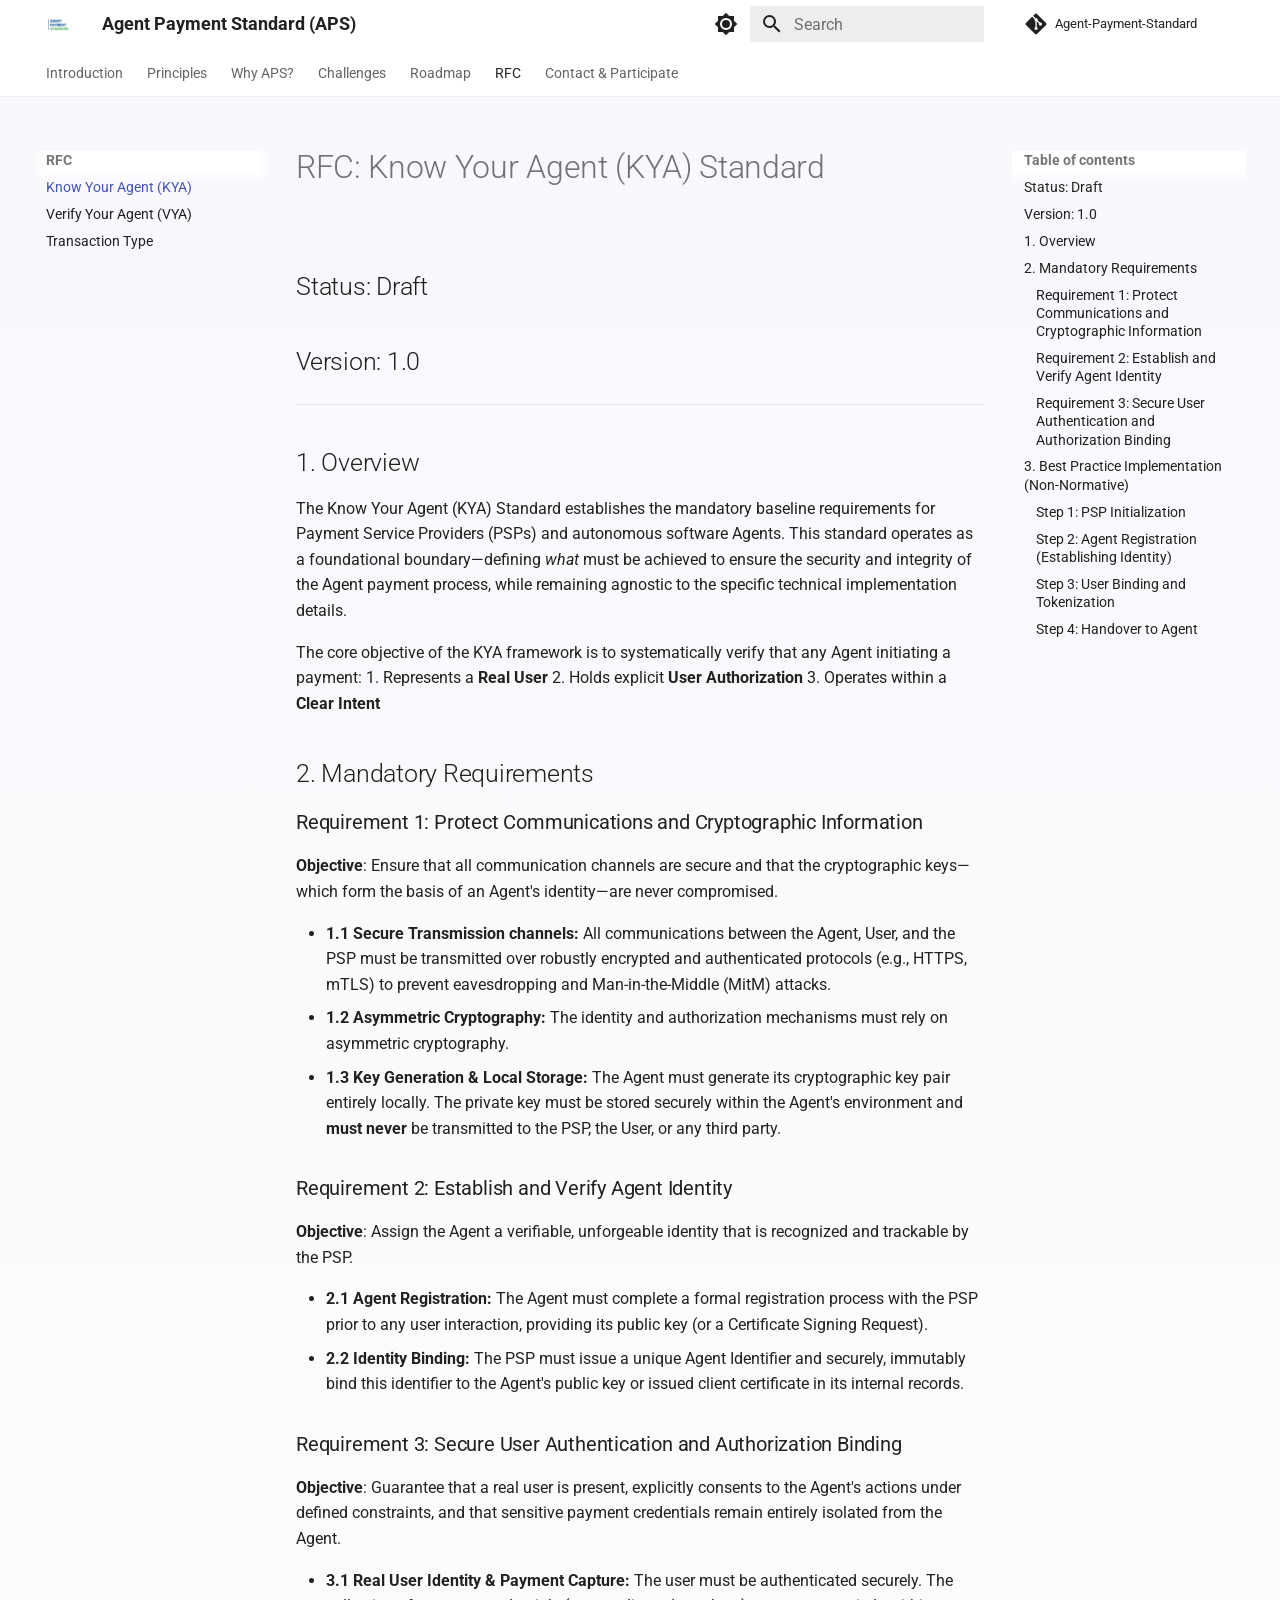
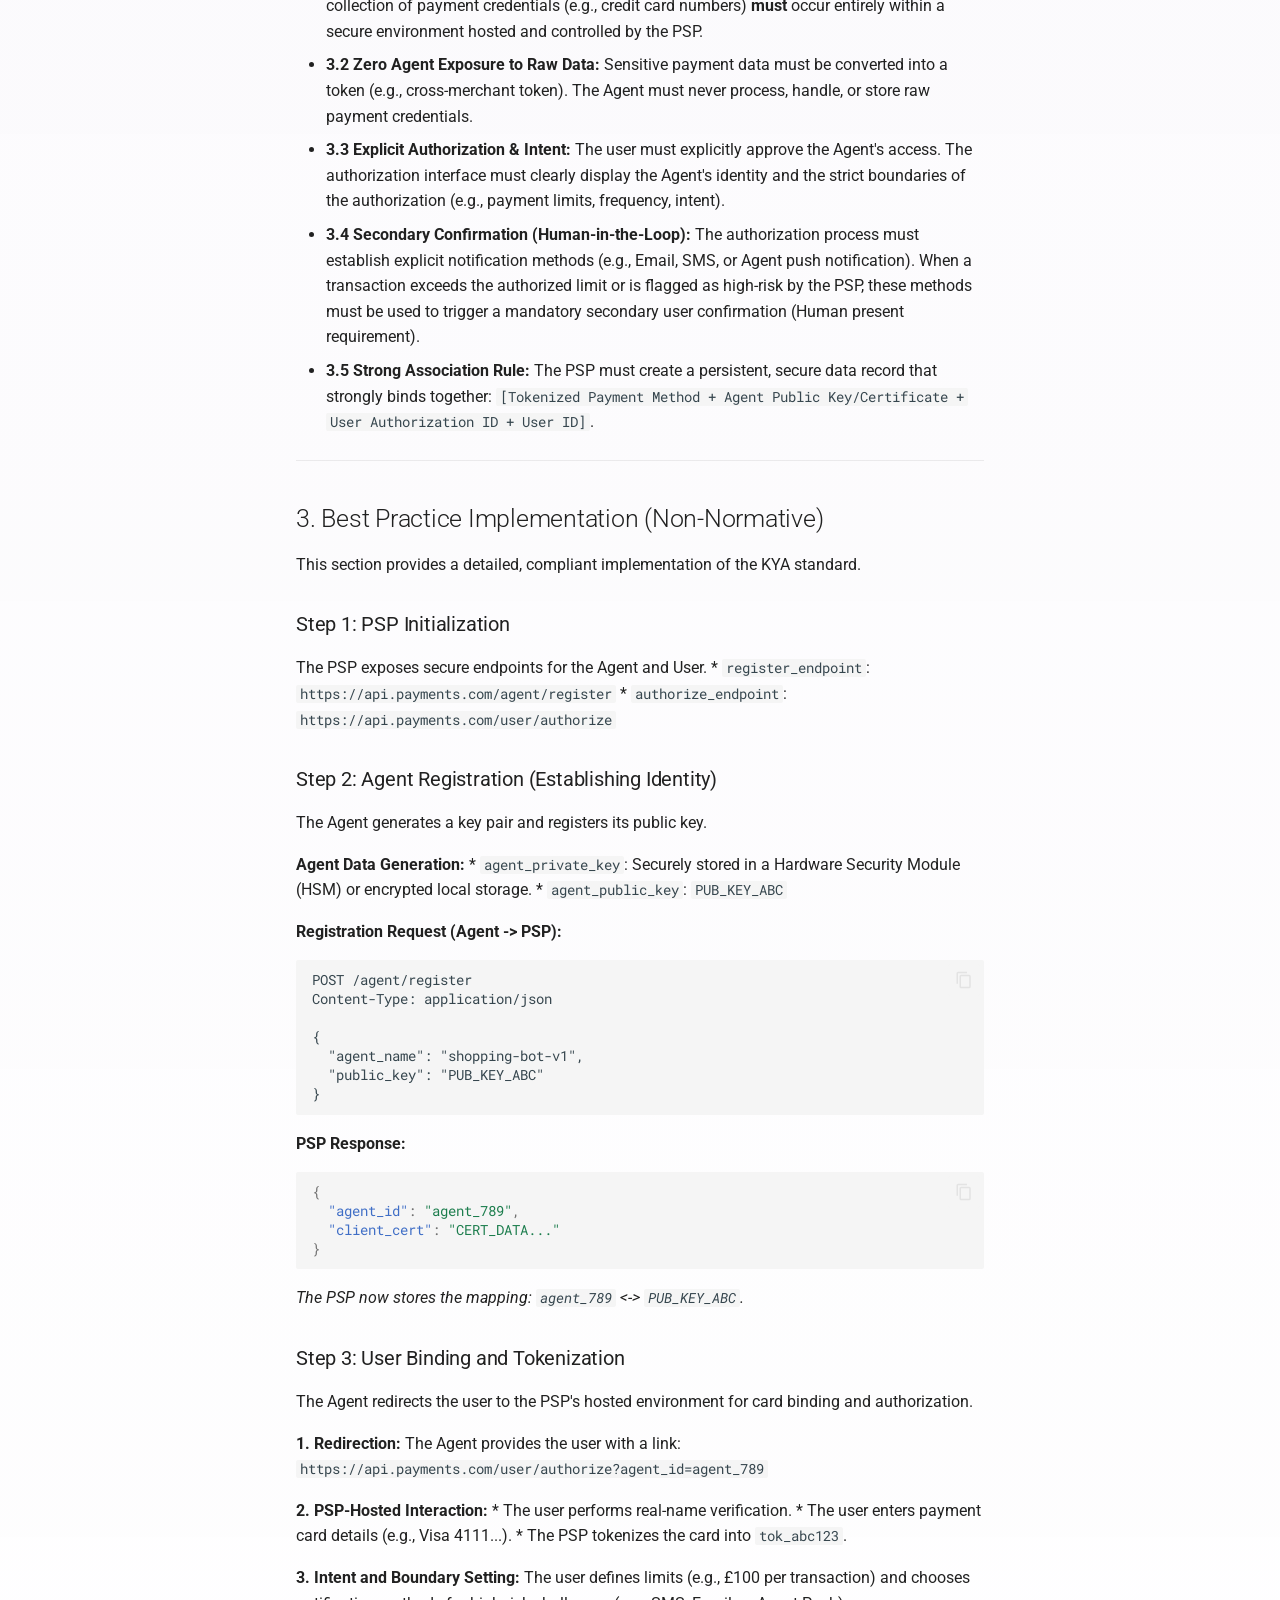
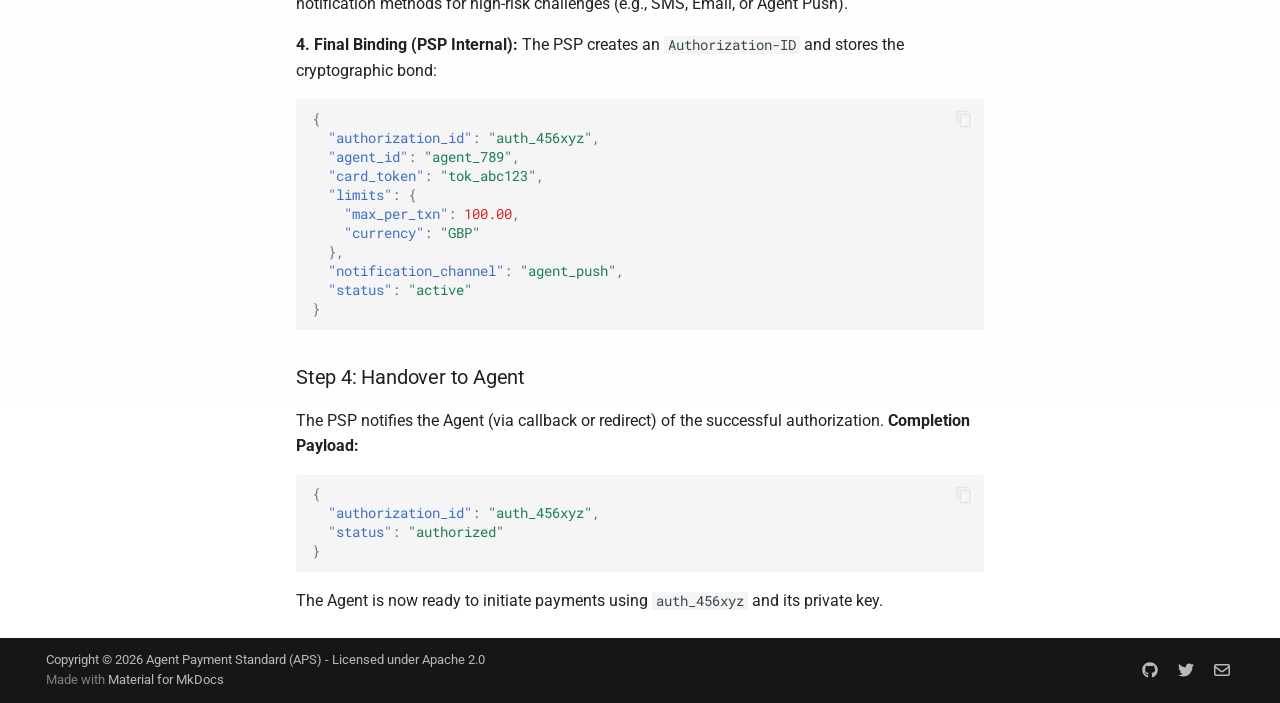
<file: RFC/KYA_RFC/index.html>
<!doctype html>
<html lang="en" class="no-js">
  <head>
    
      <meta charset="utf-8">
      <meta name="viewport" content="width=device-width,initial-scale=1">
      
        <meta name="description" content="Building the Agent Payment Standard you can trust.">
      
      
      
        <link rel="canonical" href="https://agent-payment-standard.github.io/Agent-Payment-Standard-Website/RFC/KYA_RFC/">
      
      
        <link rel="prev" href="../../roadmap/">
      
      
        <link rel="next" href="../VYA_RFC/">
      
      
        
      
      
      <link rel="icon" href="../../images/logo-square.png">
      <meta name="generator" content="mkdocs-1.6.1, mkdocs-material-9.7.6">
    
    
      
        <title>Know Your Agent (KYA) - Agent Payment Standard (APS)</title>
      
    
    
      <link rel="stylesheet" href="../../assets/stylesheets/main.484c7ddc.min.css">
      
        
        <link rel="stylesheet" href="../../assets/stylesheets/palette.ab4e12ef.min.css">
      
      


    
    
      
    
    
      
        
        
        <link rel="preconnect" href="https://fonts.gstatic.com" crossorigin>
        <link rel="stylesheet" href="https://fonts.googleapis.com/css?family=Roboto:300,300i,400,400i,700,700i%7CRoboto+Mono:400,400i,700,700i&display=fallback">
        <style>:root{--md-text-font:"Roboto";--md-code-font:"Roboto Mono"}</style>
      
    
    
      <link rel="stylesheet" href="../../stylesheets/extra.css">
    
    <script>__md_scope=new URL("../..",location),__md_hash=e=>[...e].reduce(((e,_)=>(e<<5)-e+_.charCodeAt(0)),0),__md_get=(e,_=localStorage,t=__md_scope)=>JSON.parse(_.getItem(t.pathname+"."+e)),__md_set=(e,_,t=localStorage,a=__md_scope)=>{try{t.setItem(a.pathname+"."+e,JSON.stringify(_))}catch(e){}}</script>
    
      

    
    
  </head>
  
  
    
    
      
    
    
    
    
    <body dir="ltr" data-md-color-scheme="default" data-md-color-primary="white" data-md-color-accent="deep-purple">
  
    
    <input class="md-toggle" data-md-toggle="drawer" type="checkbox" id="__drawer" autocomplete="off">
    <input class="md-toggle" data-md-toggle="search" type="checkbox" id="__search" autocomplete="off">
    <label class="md-overlay" for="__drawer"></label>
    <div data-md-component="skip">
      
        
        <a href="#rfc-know-your-agent-kya-standard" class="md-skip">
          Skip to content
        </a>
      
    </div>
    <div data-md-component="announce">
      
    </div>
    
    
      

<header class="md-header" data-md-component="header">
  <nav class="md-header__inner md-grid" aria-label="Header">
    <a href="../.." title="Agent Payment Standard (APS)" class="md-header__button md-logo" aria-label="Agent Payment Standard (APS)" data-md-component="logo">
      
  <img src="../../images/logo-square.png" alt="logo">

    </a>
    <label class="md-header__button md-icon" for="__drawer">
      
      <svg xmlns="http://www.w3.org/2000/svg" viewBox="0 0 24 24"><path d="M3 6h18v2H3zm0 5h18v2H3zm0 5h18v2H3z"/></svg>
    </label>
    <div class="md-header__title" data-md-component="header-title">
      <div class="md-header__ellipsis">
        <div class="md-header__topic">
          <span class="md-ellipsis">
            Agent Payment Standard (APS)
          </span>
        </div>
        <div class="md-header__topic" data-md-component="header-topic">
          <span class="md-ellipsis">
            
              Know Your Agent (KYA)
            
          </span>
        </div>
      </div>
    </div>
    
      
        <form class="md-header__option" data-md-component="palette">
  
    
    
    
    <input class="md-option" data-md-color-media="(prefers-color-scheme: light)" data-md-color-scheme="default" data-md-color-primary="white" data-md-color-accent="deep-purple"  aria-label="Switch to dark mode"  type="radio" name="__palette" id="__palette_0">
    
      <label class="md-header__button md-icon" title="Switch to dark mode" for="__palette_1" hidden>
        <svg xmlns="http://www.w3.org/2000/svg" viewBox="0 0 24 24"><path d="M12 8a4 4 0 0 0-4 4 4 4 0 0 0 4 4 4 4 0 0 0 4-4 4 4 0 0 0-4-4m0 10a6 6 0 0 1-6-6 6 6 0 0 1 6-6 6 6 0 0 1 6 6 6 6 0 0 1-6 6m8-9.31V4h-4.69L12 .69 8.69 4H4v4.69L.69 12 4 15.31V20h4.69L12 23.31 15.31 20H20v-4.69L23.31 12z"/></svg>
      </label>
    
  
    
    
    
    <input class="md-option" data-md-color-media="(prefers-color-scheme: dark)" data-md-color-scheme="slate" data-md-color-primary="black" data-md-color-accent="deep-purple"  aria-label="Switch to light mode"  type="radio" name="__palette" id="__palette_1">
    
      <label class="md-header__button md-icon" title="Switch to light mode" for="__palette_0" hidden>
        <svg xmlns="http://www.w3.org/2000/svg" viewBox="0 0 24 24"><path d="M12 18c-.89 0-1.74-.2-2.5-.55C11.56 16.5 13 14.42 13 12s-1.44-4.5-3.5-5.45C10.26 6.2 11.11 6 12 6a6 6 0 0 1 6 6 6 6 0 0 1-6 6m8-9.31V4h-4.69L12 .69 8.69 4H4v4.69L.69 12 4 15.31V20h4.69L12 23.31 15.31 20H20v-4.69L23.31 12z"/></svg>
      </label>
    
  
</form>
      
    
    
      <script>var palette=__md_get("__palette");if(palette&&palette.color){if("(prefers-color-scheme)"===palette.color.media){var media=matchMedia("(prefers-color-scheme: light)"),input=document.querySelector(media.matches?"[data-md-color-media='(prefers-color-scheme: light)']":"[data-md-color-media='(prefers-color-scheme: dark)']");palette.color.media=input.getAttribute("data-md-color-media"),palette.color.scheme=input.getAttribute("data-md-color-scheme"),palette.color.primary=input.getAttribute("data-md-color-primary"),palette.color.accent=input.getAttribute("data-md-color-accent")}for(var[key,value]of Object.entries(palette.color))document.body.setAttribute("data-md-color-"+key,value)}</script>
    
    
    
      
      
        <label class="md-header__button md-icon" for="__search">
          
          <svg xmlns="http://www.w3.org/2000/svg" viewBox="0 0 24 24"><path d="M9.5 3A6.5 6.5 0 0 1 16 9.5c0 1.61-.59 3.09-1.56 4.23l.27.27h.79l5 5-1.5 1.5-5-5v-.79l-.27-.27A6.52 6.52 0 0 1 9.5 16 6.5 6.5 0 0 1 3 9.5 6.5 6.5 0 0 1 9.5 3m0 2C7 5 5 7 5 9.5S7 14 9.5 14 14 12 14 9.5 12 5 9.5 5"/></svg>
        </label>
        <div class="md-search" data-md-component="search" role="dialog">
  <label class="md-search__overlay" for="__search"></label>
  <div class="md-search__inner" role="search">
    <form class="md-search__form" name="search">
      <input type="text" class="md-search__input" name="query" aria-label="Search" placeholder="Search" autocapitalize="off" autocorrect="off" autocomplete="off" spellcheck="false" data-md-component="search-query" required>
      <label class="md-search__icon md-icon" for="__search">
        
        <svg xmlns="http://www.w3.org/2000/svg" viewBox="0 0 24 24"><path d="M9.5 3A6.5 6.5 0 0 1 16 9.5c0 1.61-.59 3.09-1.56 4.23l.27.27h.79l5 5-1.5 1.5-5-5v-.79l-.27-.27A6.52 6.52 0 0 1 9.5 16 6.5 6.5 0 0 1 3 9.5 6.5 6.5 0 0 1 9.5 3m0 2C7 5 5 7 5 9.5S7 14 9.5 14 14 12 14 9.5 12 5 9.5 5"/></svg>
        
        <svg xmlns="http://www.w3.org/2000/svg" viewBox="0 0 24 24"><path d="M20 11v2H8l5.5 5.5-1.42 1.42L4.16 12l7.92-7.92L13.5 5.5 8 11z"/></svg>
      </label>
      <nav class="md-search__options" aria-label="Search">
        
          <a href="javascript:void(0)" class="md-search__icon md-icon" title="Share" aria-label="Share" data-clipboard data-clipboard-text="" data-md-component="search-share" tabindex="-1">
            
            <svg xmlns="http://www.w3.org/2000/svg" viewBox="0 0 24 24"><path d="M18 16.08c-.76 0-1.44.3-1.96.77L8.91 12.7c.05-.23.09-.46.09-.7s-.04-.47-.09-.7l7.05-4.11c.54.5 1.25.81 2.04.81a3 3 0 0 0 3-3 3 3 0 0 0-3-3 3 3 0 0 0-3 3c0 .24.04.47.09.7L8.04 9.81C7.5 9.31 6.79 9 6 9a3 3 0 0 0-3 3 3 3 0 0 0 3 3c.79 0 1.5-.31 2.04-.81l7.12 4.15c-.05.21-.08.43-.08.66 0 1.61 1.31 2.91 2.92 2.91s2.92-1.3 2.92-2.91A2.92 2.92 0 0 0 18 16.08"/></svg>
          </a>
        
        <button type="reset" class="md-search__icon md-icon" title="Clear" aria-label="Clear" tabindex="-1">
          
          <svg xmlns="http://www.w3.org/2000/svg" viewBox="0 0 24 24"><path d="M19 6.41 17.59 5 12 10.59 6.41 5 5 6.41 10.59 12 5 17.59 6.41 19 12 13.41 17.59 19 19 17.59 13.41 12z"/></svg>
        </button>
      </nav>
      
        <div class="md-search__suggest" data-md-component="search-suggest"></div>
      
    </form>
    <div class="md-search__output">
      <div class="md-search__scrollwrap" tabindex="0" data-md-scrollfix>
        <div class="md-search-result" data-md-component="search-result">
          <div class="md-search-result__meta">
            Initializing search
          </div>
          <ol class="md-search-result__list" role="presentation"></ol>
        </div>
      </div>
    </div>
  </div>
</div>
      
    
    
      <div class="md-header__source">
        <a href="https://github.com/Agent-Payment-Standard" title="Go to repository" class="md-source" data-md-component="source">
  <div class="md-source__icon md-icon">
    
    <svg xmlns="http://www.w3.org/2000/svg" viewBox="0 0 448 512"><!--! Font Awesome Free 7.1.0 by @fontawesome - https://fontawesome.com License - https://fontawesome.com/license/free (Icons: CC BY 4.0, Fonts: SIL OFL 1.1, Code: MIT License) Copyright 2025 Fonticons, Inc.--><path d="M439.6 236.1 244 40.5c-5.4-5.5-12.8-8.5-20.4-8.5s-15 3-20.4 8.4L162.5 81l51.5 51.5c27.1-9.1 52.7 16.8 43.4 43.7l49.7 49.7c34.2-11.8 61.2 31 35.5 56.7-26.5 26.5-70.2-2.9-56-37.3L240.3 199v121.9c25.3 12.5 22.3 41.8 9.1 55-6.4 6.4-15.2 10.1-24.3 10.1s-17.8-3.6-24.3-10.1c-17.6-17.6-11.1-46.9 11.2-56v-123c-20.8-8.5-24.6-30.7-18.6-45L142.6 101 8.5 235.1C3 240.6 0 247.9 0 255.5s3 15 8.5 20.4l195.6 195.7c5.4 5.4 12.7 8.4 20.4 8.4s15-3 20.4-8.4l194.7-194.7c5.4-5.4 8.4-12.8 8.4-20.4s-3-15-8.4-20.4"/></svg>
  </div>
  <div class="md-source__repository">
    Agent-Payment-Standard
  </div>
</a>
      </div>
    
  </nav>
  
</header>
    
    <div class="md-container" data-md-component="container">
      
      
        
          
            
<nav class="md-tabs" aria-label="Tabs" data-md-component="tabs">
  <div class="md-grid">
    <ul class="md-tabs__list">
      
        
  
  
  
  
    <li class="md-tabs__item">
      <a href="../.." class="md-tabs__link">
        
  
  
    
  
  Introduction

      </a>
    </li>
  

      
        
  
  
  
  
    <li class="md-tabs__item">
      <a href="../../principles/" class="md-tabs__link">
        
  
  
    
  
  Principles

      </a>
    </li>
  

      
        
  
  
  
  
    <li class="md-tabs__item">
      <a href="../../why-aps/" class="md-tabs__link">
        
  
  
    
  
  Why APS?

      </a>
    </li>
  

      
        
  
  
  
  
    <li class="md-tabs__item">
      <a href="../../challenges/" class="md-tabs__link">
        
  
  
    
  
  Challenges

      </a>
    </li>
  

      
        
  
  
  
  
    <li class="md-tabs__item">
      <a href="../../roadmap/" class="md-tabs__link">
        
  
  
    
  
  Roadmap

      </a>
    </li>
  

      
        
  
  
  
    
  
  
    
    
      <li class="md-tabs__item md-tabs__item--active">
        <a href="./" class="md-tabs__link">
          
  
  
  RFC

        </a>
      </li>
    
  

      
        
  
  
  
  
    <li class="md-tabs__item">
      <a href="../../participate/" class="md-tabs__link">
        
  
  
    
  
  Contact & Participate

      </a>
    </li>
  

      
    </ul>
  </div>
</nav>
          
        
      
      <main class="md-main" data-md-component="main">
        <div class="md-main__inner md-grid">
          
            
              
              <div class="md-sidebar md-sidebar--primary" data-md-component="sidebar" data-md-type="navigation" >
                <div class="md-sidebar__scrollwrap">
                  <div class="md-sidebar__inner">
                    


  


<nav class="md-nav md-nav--primary md-nav--lifted" aria-label="Navigation" data-md-level="0">
  <label class="md-nav__title" for="__drawer">
    <a href="../.." title="Agent Payment Standard (APS)" class="md-nav__button md-logo" aria-label="Agent Payment Standard (APS)" data-md-component="logo">
      
  <img src="../../images/logo-square.png" alt="logo">

    </a>
    Agent Payment Standard (APS)
  </label>
  
    <div class="md-nav__source">
      <a href="https://github.com/Agent-Payment-Standard" title="Go to repository" class="md-source" data-md-component="source">
  <div class="md-source__icon md-icon">
    
    <svg xmlns="http://www.w3.org/2000/svg" viewBox="0 0 448 512"><!--! Font Awesome Free 7.1.0 by @fontawesome - https://fontawesome.com License - https://fontawesome.com/license/free (Icons: CC BY 4.0, Fonts: SIL OFL 1.1, Code: MIT License) Copyright 2025 Fonticons, Inc.--><path d="M439.6 236.1 244 40.5c-5.4-5.5-12.8-8.5-20.4-8.5s-15 3-20.4 8.4L162.5 81l51.5 51.5c27.1-9.1 52.7 16.8 43.4 43.7l49.7 49.7c34.2-11.8 61.2 31 35.5 56.7-26.5 26.5-70.2-2.9-56-37.3L240.3 199v121.9c25.3 12.5 22.3 41.8 9.1 55-6.4 6.4-15.2 10.1-24.3 10.1s-17.8-3.6-24.3-10.1c-17.6-17.6-11.1-46.9 11.2-56v-123c-20.8-8.5-24.6-30.7-18.6-45L142.6 101 8.5 235.1C3 240.6 0 247.9 0 255.5s3 15 8.5 20.4l195.6 195.7c5.4 5.4 12.7 8.4 20.4 8.4s15-3 20.4-8.4l194.7-194.7c5.4-5.4 8.4-12.8 8.4-20.4s-3-15-8.4-20.4"/></svg>
  </div>
  <div class="md-source__repository">
    Agent-Payment-Standard
  </div>
</a>
    </div>
  
  <ul class="md-nav__list" data-md-scrollfix>
    
      
      
  
  
  
  
    <li class="md-nav__item">
      <a href="../.." class="md-nav__link">
        
  
  
  <span class="md-ellipsis">
    
  
    Introduction
  

    
  </span>
  
  

      </a>
    </li>
  

    
      
      
  
  
  
  
    <li class="md-nav__item">
      <a href="../../principles/" class="md-nav__link">
        
  
  
  <span class="md-ellipsis">
    
  
    Principles
  

    
  </span>
  
  

      </a>
    </li>
  

    
      
      
  
  
  
  
    <li class="md-nav__item">
      <a href="../../why-aps/" class="md-nav__link">
        
  
  
  <span class="md-ellipsis">
    
  
    Why APS?
  

    
  </span>
  
  

      </a>
    </li>
  

    
      
      
  
  
  
  
    <li class="md-nav__item">
      <a href="../../challenges/" class="md-nav__link">
        
  
  
  <span class="md-ellipsis">
    
  
    Challenges
  

    
  </span>
  
  

      </a>
    </li>
  

    
      
      
  
  
  
  
    <li class="md-nav__item">
      <a href="../../roadmap/" class="md-nav__link">
        
  
  
  <span class="md-ellipsis">
    
  
    Roadmap
  

    
  </span>
  
  

      </a>
    </li>
  

    
      
      
  
  
    
  
  
  
    
    
    
    
      
        
        
      
      
        
      
    
    
    <li class="md-nav__item md-nav__item--active md-nav__item--section md-nav__item--nested">
      
        
        
        <input class="md-nav__toggle md-toggle " type="checkbox" id="__nav_6" checked>
        
          
          <label class="md-nav__link" for="__nav_6" id="__nav_6_label" tabindex="">
            
  
  
  <span class="md-ellipsis">
    
  
    RFC
  

    
  </span>
  
  

            <span class="md-nav__icon md-icon"></span>
          </label>
        
        <nav class="md-nav" data-md-level="1" aria-labelledby="__nav_6_label" aria-expanded="true">
          <label class="md-nav__title" for="__nav_6">
            <span class="md-nav__icon md-icon"></span>
            
  
    RFC
  

          </label>
          <ul class="md-nav__list" data-md-scrollfix>
            
              
                
  
  
    
  
  
  
    <li class="md-nav__item md-nav__item--active">
      
      <input class="md-nav__toggle md-toggle" type="checkbox" id="__toc">
      
      
        
      
      
        <label class="md-nav__link md-nav__link--active" for="__toc">
          
  
  
  <span class="md-ellipsis">
    
  
    Know Your Agent (KYA)
  

    
  </span>
  
  

          <span class="md-nav__icon md-icon"></span>
        </label>
      
      <a href="./" class="md-nav__link md-nav__link--active">
        
  
  
  <span class="md-ellipsis">
    
  
    Know Your Agent (KYA)
  

    
  </span>
  
  

      </a>
      
        

<nav class="md-nav md-nav--secondary" aria-label="Table of contents">
  
  
  
    
  
  
    <label class="md-nav__title" for="__toc">
      <span class="md-nav__icon md-icon"></span>
      Table of contents
    </label>
    <ul class="md-nav__list" data-md-component="toc" data-md-scrollfix>
      
        <li class="md-nav__item">
  <a href="#status-draft" class="md-nav__link">
    <span class="md-ellipsis">
      
        Status: Draft
      
    </span>
  </a>
  
</li>
      
        <li class="md-nav__item">
  <a href="#version-10" class="md-nav__link">
    <span class="md-ellipsis">
      
        Version: 1.0
      
    </span>
  </a>
  
</li>
      
        <li class="md-nav__item">
  <a href="#1-overview" class="md-nav__link">
    <span class="md-ellipsis">
      
        1. Overview
      
    </span>
  </a>
  
</li>
      
        <li class="md-nav__item">
  <a href="#2-mandatory-requirements" class="md-nav__link">
    <span class="md-ellipsis">
      
        2. Mandatory Requirements
      
    </span>
  </a>
  
    <nav class="md-nav" aria-label="2. Mandatory Requirements">
      <ul class="md-nav__list">
        
          <li class="md-nav__item">
  <a href="#requirement-1-protect-communications-and-cryptographic-information" class="md-nav__link">
    <span class="md-ellipsis">
      
        Requirement 1: Protect Communications and Cryptographic Information
      
    </span>
  </a>
  
</li>
        
          <li class="md-nav__item">
  <a href="#requirement-2-establish-and-verify-agent-identity" class="md-nav__link">
    <span class="md-ellipsis">
      
        Requirement 2: Establish and Verify Agent Identity
      
    </span>
  </a>
  
</li>
        
          <li class="md-nav__item">
  <a href="#requirement-3-secure-user-authentication-and-authorization-binding" class="md-nav__link">
    <span class="md-ellipsis">
      
        Requirement 3: Secure User Authentication and Authorization Binding
      
    </span>
  </a>
  
</li>
        
      </ul>
    </nav>
  
</li>
      
        <li class="md-nav__item">
  <a href="#3-best-practice-implementation-non-normative" class="md-nav__link">
    <span class="md-ellipsis">
      
        3. Best Practice Implementation (Non-Normative)
      
    </span>
  </a>
  
    <nav class="md-nav" aria-label="3. Best Practice Implementation (Non-Normative)">
      <ul class="md-nav__list">
        
          <li class="md-nav__item">
  <a href="#step-1-psp-initialization" class="md-nav__link">
    <span class="md-ellipsis">
      
        Step 1: PSP Initialization
      
    </span>
  </a>
  
</li>
        
          <li class="md-nav__item">
  <a href="#step-2-agent-registration-establishing-identity" class="md-nav__link">
    <span class="md-ellipsis">
      
        Step 2: Agent Registration (Establishing Identity)
      
    </span>
  </a>
  
</li>
        
          <li class="md-nav__item">
  <a href="#step-3-user-binding-and-tokenization" class="md-nav__link">
    <span class="md-ellipsis">
      
        Step 3: User Binding and Tokenization
      
    </span>
  </a>
  
</li>
        
          <li class="md-nav__item">
  <a href="#step-4-handover-to-agent" class="md-nav__link">
    <span class="md-ellipsis">
      
        Step 4: Handover to Agent
      
    </span>
  </a>
  
</li>
        
      </ul>
    </nav>
  
</li>
      
    </ul>
  
</nav>
      
    </li>
  

              
            
              
                
  
  
  
  
    <li class="md-nav__item">
      <a href="../VYA_RFC/" class="md-nav__link">
        
  
  
  <span class="md-ellipsis">
    
  
    Verify Your Agent (VYA)
  

    
  </span>
  
  

      </a>
    </li>
  

              
            
              
                
  
  
  
  
    <li class="md-nav__item">
      <a href="../Transaction_Type_RFC/" class="md-nav__link">
        
  
  
  <span class="md-ellipsis">
    
  
    Transaction Type
  

    
  </span>
  
  

      </a>
    </li>
  

              
            
          </ul>
        </nav>
      
    </li>
  

    
      
      
  
  
  
  
    <li class="md-nav__item">
      <a href="../../participate/" class="md-nav__link">
        
  
  
  <span class="md-ellipsis">
    
  
    Contact & Participate
  

    
  </span>
  
  

      </a>
    </li>
  

    
  </ul>
</nav>
                  </div>
                </div>
              </div>
            
            
              
              <div class="md-sidebar md-sidebar--secondary" data-md-component="sidebar" data-md-type="toc" >
                <div class="md-sidebar__scrollwrap">
                  <div class="md-sidebar__inner">
                    

<nav class="md-nav md-nav--secondary" aria-label="Table of contents">
  
  
  
    
  
  
    <label class="md-nav__title" for="__toc">
      <span class="md-nav__icon md-icon"></span>
      Table of contents
    </label>
    <ul class="md-nav__list" data-md-component="toc" data-md-scrollfix>
      
        <li class="md-nav__item">
  <a href="#status-draft" class="md-nav__link">
    <span class="md-ellipsis">
      
        Status: Draft
      
    </span>
  </a>
  
</li>
      
        <li class="md-nav__item">
  <a href="#version-10" class="md-nav__link">
    <span class="md-ellipsis">
      
        Version: 1.0
      
    </span>
  </a>
  
</li>
      
        <li class="md-nav__item">
  <a href="#1-overview" class="md-nav__link">
    <span class="md-ellipsis">
      
        1. Overview
      
    </span>
  </a>
  
</li>
      
        <li class="md-nav__item">
  <a href="#2-mandatory-requirements" class="md-nav__link">
    <span class="md-ellipsis">
      
        2. Mandatory Requirements
      
    </span>
  </a>
  
    <nav class="md-nav" aria-label="2. Mandatory Requirements">
      <ul class="md-nav__list">
        
          <li class="md-nav__item">
  <a href="#requirement-1-protect-communications-and-cryptographic-information" class="md-nav__link">
    <span class="md-ellipsis">
      
        Requirement 1: Protect Communications and Cryptographic Information
      
    </span>
  </a>
  
</li>
        
          <li class="md-nav__item">
  <a href="#requirement-2-establish-and-verify-agent-identity" class="md-nav__link">
    <span class="md-ellipsis">
      
        Requirement 2: Establish and Verify Agent Identity
      
    </span>
  </a>
  
</li>
        
          <li class="md-nav__item">
  <a href="#requirement-3-secure-user-authentication-and-authorization-binding" class="md-nav__link">
    <span class="md-ellipsis">
      
        Requirement 3: Secure User Authentication and Authorization Binding
      
    </span>
  </a>
  
</li>
        
      </ul>
    </nav>
  
</li>
      
        <li class="md-nav__item">
  <a href="#3-best-practice-implementation-non-normative" class="md-nav__link">
    <span class="md-ellipsis">
      
        3. Best Practice Implementation (Non-Normative)
      
    </span>
  </a>
  
    <nav class="md-nav" aria-label="3. Best Practice Implementation (Non-Normative)">
      <ul class="md-nav__list">
        
          <li class="md-nav__item">
  <a href="#step-1-psp-initialization" class="md-nav__link">
    <span class="md-ellipsis">
      
        Step 1: PSP Initialization
      
    </span>
  </a>
  
</li>
        
          <li class="md-nav__item">
  <a href="#step-2-agent-registration-establishing-identity" class="md-nav__link">
    <span class="md-ellipsis">
      
        Step 2: Agent Registration (Establishing Identity)
      
    </span>
  </a>
  
</li>
        
          <li class="md-nav__item">
  <a href="#step-3-user-binding-and-tokenization" class="md-nav__link">
    <span class="md-ellipsis">
      
        Step 3: User Binding and Tokenization
      
    </span>
  </a>
  
</li>
        
          <li class="md-nav__item">
  <a href="#step-4-handover-to-agent" class="md-nav__link">
    <span class="md-ellipsis">
      
        Step 4: Handover to Agent
      
    </span>
  </a>
  
</li>
        
      </ul>
    </nav>
  
</li>
      
    </ul>
  
</nav>
                  </div>
                </div>
              </div>
            
          
          
            <div class="md-content" data-md-component="content">
              
              <article class="md-content__inner md-typeset">
                
                  


  
  


<h1 id="rfc-know-your-agent-kya-standard">RFC: Know Your Agent (KYA) Standard</h1>
<h2 id="status-draft">Status: Draft</h2>
<h2 id="version-10">Version: 1.0</h2>
<hr />
<h2 id="1-overview">1. Overview</h2>
<p>The Know Your Agent (KYA) Standard establishes the mandatory baseline requirements for Payment Service Providers (PSPs) and autonomous software Agents. This standard operates as a foundational boundary—defining <em>what</em> must be achieved to ensure the security and integrity of the Agent payment process, while remaining agnostic to the specific technical implementation details.</p>
<p>The core objective of the KYA framework is to systematically verify that any Agent initiating a payment:
1. Represents a <strong>Real User</strong>
2. Holds explicit <strong>User Authorization</strong>
3. Operates within a <strong>Clear Intent</strong></p>
<h2 id="2-mandatory-requirements">2. Mandatory Requirements</h2>
<h3 id="requirement-1-protect-communications-and-cryptographic-information">Requirement 1: Protect Communications and Cryptographic Information</h3>
<p><strong>Objective</strong>: Ensure that all communication channels are secure and that the cryptographic keys—which form the basis of an Agent's identity—are never compromised.</p>
<ul>
<li><strong>1.1 Secure Transmission channels:</strong> All communications between the Agent, User, and the PSP must be transmitted over robustly encrypted and authenticated protocols (e.g., HTTPS, mTLS) to prevent eavesdropping and Man-in-the-Middle (MitM) attacks.</li>
<li><strong>1.2 Asymmetric Cryptography:</strong> The identity and authorization mechanisms must rely on asymmetric cryptography.</li>
<li><strong>1.3 Key Generation &amp; Local Storage:</strong> The Agent must generate its cryptographic key pair entirely locally. The private key must be stored securely within the Agent's environment and <strong>must never</strong> be transmitted to the PSP, the User, or any third party.</li>
</ul>
<h3 id="requirement-2-establish-and-verify-agent-identity">Requirement 2: Establish and Verify Agent Identity</h3>
<p><strong>Objective</strong>: Assign the Agent a verifiable, unforgeable identity that is recognized and trackable by the PSP.</p>
<ul>
<li><strong>2.1 Agent Registration:</strong> The Agent must complete a formal registration process with the PSP prior to any user interaction, providing its public key (or a Certificate Signing Request).</li>
<li><strong>2.2 Identity Binding:</strong> The PSP must issue a unique Agent Identifier and securely, immutably bind this identifier to the Agent's public key or issued client certificate in its internal records.</li>
</ul>
<h3 id="requirement-3-secure-user-authentication-and-authorization-binding">Requirement 3: Secure User Authentication and Authorization Binding</h3>
<p><strong>Objective</strong>: Guarantee that a real user is present, explicitly consents to the Agent's actions under defined constraints, and that sensitive payment credentials remain entirely isolated from the Agent.</p>
<ul>
<li><strong>3.1 Real User Identity &amp; Payment Capture:</strong> The user must be authenticated securely. The collection of payment credentials (e.g., credit card numbers) <strong>must</strong> occur entirely within a secure environment hosted and controlled by the PSP.</li>
<li><strong>3.2 Zero Agent Exposure to Raw Data:</strong> Sensitive payment data must be converted into a token (e.g., cross-merchant token). The Agent must never process, handle, or store raw payment credentials.</li>
<li><strong>3.3 Explicit Authorization &amp; Intent:</strong> The user must explicitly approve the Agent's access. The authorization interface must clearly display the Agent's identity and the strict boundaries of the authorization (e.g., payment limits, frequency, intent).</li>
<li><strong>3.4 Secondary Confirmation (Human-in-the-Loop):</strong> The authorization process must establish explicit notification methods (e.g., Email, SMS, or Agent push notification). When a transaction exceeds the authorized limit or is flagged as high-risk by the PSP, these methods must be used to trigger a mandatory secondary user confirmation (Human present requirement).</li>
<li><strong>3.5 Strong Association Rule:</strong> The PSP must create a persistent, secure data record that strongly binds together: <code>[Tokenized Payment Method + Agent Public Key/Certificate + User Authorization ID + User ID]</code>.</li>
</ul>
<hr />
<h2 id="3-best-practice-implementation-non-normative">3. Best Practice Implementation (Non-Normative)</h2>
<p>This section provides a detailed, compliant implementation of the KYA standard.</p>
<h3 id="step-1-psp-initialization">Step 1: PSP Initialization</h3>
<p>The PSP exposes secure endpoints for the Agent and User.
*   <code>register_endpoint</code>: <code>https://api.payments.com/agent/register</code>
*   <code>authorize_endpoint</code>: <code>https://api.payments.com/user/authorize</code></p>
<h3 id="step-2-agent-registration-establishing-identity">Step 2: Agent Registration (Establishing Identity)</h3>
<p>The Agent generates a key pair and registers its public key.</p>
<p><strong>Agent Data Generation:</strong>
*   <code>agent_private_key</code>: Securely stored in a Hardware Security Module (HSM) or encrypted local storage.
*   <code>agent_public_key</code>: <code>PUB_KEY_ABC</code></p>
<p><strong>Registration Request (Agent -&gt; PSP):</strong>
<div class="highlight"><pre><span></span><code><span class="err">POST /agent/register</span>
<span class="err">Content-Type: application/json</span>

<span class="err">{</span>
<span class="err">  &quot;agent_name&quot;: &quot;shopping-bot-v1&quot;,</span>
<span class="err">  &quot;public_key&quot;: &quot;PUB_KEY_ABC&quot;</span>
<span class="err">}</span>
</code></pre></div></p>
<p><strong>PSP Response:</strong>
<div class="highlight"><pre><span></span><code><span class="p">{</span>
<span class="w">  </span><span class="nt">&quot;agent_id&quot;</span><span class="p">:</span><span class="w"> </span><span class="s2">&quot;agent_789&quot;</span><span class="p">,</span>
<span class="w">  </span><span class="nt">&quot;client_cert&quot;</span><span class="p">:</span><span class="w"> </span><span class="s2">&quot;CERT_DATA...&quot;</span>
<span class="p">}</span>
</code></pre></div>
<em>The PSP now stores the mapping: <code>agent_789</code> &lt;-&gt; <code>PUB_KEY_ABC</code>.</em></p>
<h3 id="step-3-user-binding-and-tokenization">Step 3: User Binding and Tokenization</h3>
<p>The Agent redirects the user to the PSP's hosted environment for card binding and authorization.</p>
<p><strong>1. Redirection:</strong>
The Agent provides the user with a link: <code>https://api.payments.com/user/authorize?agent_id=agent_789</code></p>
<p><strong>2. PSP-Hosted Interaction:</strong>
*   The user performs real-name verification.
*   The user enters payment card details (e.g., Visa 4111...).
*   The PSP tokenizes the card into <code>tok_abc123</code>.</p>
<p><strong>3. Intent and Boundary Setting:</strong>
The user defines limits (e.g., £100 per transaction) and chooses notification methods for high-risk challenges (e.g., SMS, Email, or Agent Push).</p>
<p><strong>4. Final Binding (PSP Internal):</strong>
The PSP creates an <code>Authorization-ID</code> and stores the cryptographic bond:
<div class="highlight"><pre><span></span><code><span class="p">{</span>
<span class="w">  </span><span class="nt">&quot;authorization_id&quot;</span><span class="p">:</span><span class="w"> </span><span class="s2">&quot;auth_456xyz&quot;</span><span class="p">,</span>
<span class="w">  </span><span class="nt">&quot;agent_id&quot;</span><span class="p">:</span><span class="w"> </span><span class="s2">&quot;agent_789&quot;</span><span class="p">,</span>
<span class="w">  </span><span class="nt">&quot;card_token&quot;</span><span class="p">:</span><span class="w"> </span><span class="s2">&quot;tok_abc123&quot;</span><span class="p">,</span>
<span class="w">  </span><span class="nt">&quot;limits&quot;</span><span class="p">:</span><span class="w"> </span><span class="p">{</span>
<span class="w">    </span><span class="nt">&quot;max_per_txn&quot;</span><span class="p">:</span><span class="w"> </span><span class="mf">100.00</span><span class="p">,</span>
<span class="w">    </span><span class="nt">&quot;currency&quot;</span><span class="p">:</span><span class="w"> </span><span class="s2">&quot;GBP&quot;</span>
<span class="w">  </span><span class="p">},</span>
<span class="w">  </span><span class="nt">&quot;notification_channel&quot;</span><span class="p">:</span><span class="w"> </span><span class="s2">&quot;agent_push&quot;</span><span class="p">,</span>
<span class="w">  </span><span class="nt">&quot;status&quot;</span><span class="p">:</span><span class="w"> </span><span class="s2">&quot;active&quot;</span>
<span class="p">}</span>
</code></pre></div></p>
<h3 id="step-4-handover-to-agent">Step 4: Handover to Agent</h3>
<p>The PSP notifies the Agent (via callback or redirect) of the successful authorization.
<strong>Completion Payload:</strong>
<div class="highlight"><pre><span></span><code><span class="p">{</span>
<span class="w">  </span><span class="nt">&quot;authorization_id&quot;</span><span class="p">:</span><span class="w"> </span><span class="s2">&quot;auth_456xyz&quot;</span><span class="p">,</span>
<span class="w">  </span><span class="nt">&quot;status&quot;</span><span class="p">:</span><span class="w"> </span><span class="s2">&quot;authorized&quot;</span>
<span class="p">}</span>
</code></pre></div>
The Agent is now ready to initiate payments using <code>auth_456xyz</code> and its private key.</p>












                
              </article>
            </div>
          
          
<script>var target=document.getElementById(location.hash.slice(1));target&&target.name&&(target.checked=target.name.startsWith("__tabbed_"))</script>
        </div>
        
          <button type="button" class="md-top md-icon" data-md-component="top" hidden>
  
  <svg xmlns="http://www.w3.org/2000/svg" viewBox="0 0 24 24"><path d="M13 20h-2V8l-5.5 5.5-1.42-1.42L12 4.16l7.92 7.92-1.42 1.42L13 8z"/></svg>
  Back to top
</button>
        
      </main>
      
        <footer class="md-footer">
  
  <div class="md-footer-meta md-typeset">
    <div class="md-footer-meta__inner md-grid">
      <div class="md-copyright">
  
    <div class="md-copyright__highlight">
      Copyright &copy; 2026 Agent Payment Standard (APS) - Licensed under Apache 2.0
    </div>
  
  
    Made with
    <a href="https://squidfunk.github.io/mkdocs-material/" target="_blank" rel="noopener">
      Material for MkDocs
    </a>
  
</div>
      
        
<div class="md-social">
  
    
    
    
    
      
      
    
    <a href="https://github.com/Agent-Payment-Standard" target="_blank" rel="noopener" title="github.com" class="md-social__link">
      <svg xmlns="http://www.w3.org/2000/svg" viewBox="0 0 512 512"><!--! Font Awesome Free 7.1.0 by @fontawesome - https://fontawesome.com License - https://fontawesome.com/license/free (Icons: CC BY 4.0, Fonts: SIL OFL 1.1, Code: MIT License) Copyright 2025 Fonticons, Inc.--><path d="M173.9 397.4c0 2-2.3 3.6-5.2 3.6-3.3.3-5.6-1.3-5.6-3.6 0-2 2.3-3.6 5.2-3.6 3-.3 5.6 1.3 5.6 3.6m-31.1-4.5c-.7 2 1.3 4.3 4.3 4.9 2.6 1 5.6 0 6.2-2s-1.3-4.3-4.3-5.2c-2.6-.7-5.5.3-6.2 2.3m44.2-1.7c-2.9.7-4.9 2.6-4.6 4.9.3 2 2.9 3.3 5.9 2.6 2.9-.7 4.9-2.6 4.6-4.6-.3-1.9-3-3.2-5.9-2.9M252.8 8C114.1 8 8 113.3 8 252c0 110.9 69.8 205.8 169.5 239.2 12.8 2.3 17.3-5.6 17.3-12.1 0-6.2-.3-40.4-.3-61.4 0 0-70 15-84.7-29.8 0 0-11.4-29.1-27.8-36.6 0 0-22.9-15.7 1.6-15.4 0 0 24.9 2 38.6 25.8 21.9 38.6 58.6 27.5 72.9 20.9 2.3-16 8.8-27.1 16-33.7-55.9-6.2-112.3-14.3-112.3-110.5 0-27.5 7.6-41.3 23.6-58.9-2.6-6.5-11.1-33.3 2.6-67.9 20.9-6.5 69 27 69 27 20-5.6 41.5-8.5 62.8-8.5s42.8 2.9 62.8 8.5c0 0 48.1-33.6 69-27 13.7 34.7 5.2 61.4 2.6 67.9 16 17.7 25.8 31.5 25.8 58.9 0 96.5-58.9 104.2-114.8 110.5 9.2 7.9 17 22.9 17 46.4 0 33.7-.3 75.4-.3 83.6 0 6.5 4.6 14.4 17.3 12.1C436.2 457.8 504 362.9 504 252 504 113.3 391.5 8 252.8 8M105.2 352.9c-1.3 1-1 3.3.7 5.2 1.6 1.6 3.9 2.3 5.2 1 1.3-1 1-3.3-.7-5.2-1.6-1.6-3.9-2.3-5.2-1m-10.8-8.1c-.7 1.3.3 2.9 2.3 3.9 1.6 1 3.6.7 4.3-.7.7-1.3-.3-2.9-2.3-3.9-2-.6-3.6-.3-4.3.7m32.4 35.6c-1.6 1.3-1 4.3 1.3 6.2 2.3 2.3 5.2 2.6 6.5 1 1.3-1.3.7-4.3-1.3-6.2-2.2-2.3-5.2-2.6-6.5-1m-11.4-14.7c-1.6 1-1.6 3.6 0 5.9s4.3 3.3 5.6 2.3c1.6-1.3 1.6-3.9 0-6.2-1.4-2.3-4-3.3-5.6-2"/></svg>
    </a>
  
    
    
    
    
      
      
    
    <a href="https://x.com/AgentPayStd" target="_blank" rel="noopener" title="x.com" class="md-social__link">
      <svg xmlns="http://www.w3.org/2000/svg" viewBox="0 0 512 512"><!--! Font Awesome Free 7.1.0 by @fontawesome - https://fontawesome.com License - https://fontawesome.com/license/free (Icons: CC BY 4.0, Fonts: SIL OFL 1.1, Code: MIT License) Copyright 2025 Fonticons, Inc.--><path d="M459.4 151.7c.3 4.5.3 9.1.3 13.6 0 138.7-105.6 298.6-298.6 298.6-59.5 0-114.7-17.2-161.1-47.1 8.4 1 16.6 1.3 25.3 1.3 49.1 0 94.2-16.6 130.3-44.8-46.1-1-84.8-31.2-98.1-72.8 6.5 1 13 1.6 19.8 1.6 9.4 0 18.8-1.3 27.6-3.6-48.1-9.7-84.1-52-84.1-103v-1.3c14 7.8 30.2 12.7 47.4 13.3-28.3-18.8-46.8-51-46.8-87.4 0-19.5 5.2-37.4 14.3-53C87.4 130.8 165 172.4 252.1 176.9c-1.6-7.8-2.6-15.9-2.6-24C249.5 95.1 296.3 48 354.4 48c30.2 0 57.5 12.7 76.7 33.1 23.7-4.5 46.5-13.3 66.6-25.3-7.8 24.4-24.4 44.8-46.1 57.8 21.1-2.3 41.6-8.1 60.4-16.2-14.3 20.8-32.2 39.3-52.6 54.3"/></svg>
    </a>
  
    
    
    
    
    <a href="mailto:contact@agent-payment-standard.org" target="_blank" rel="noopener" title="" class="md-social__link">
      <svg xmlns="http://www.w3.org/2000/svg" viewBox="0 0 512 512"><!--! Font Awesome Free 7.1.0 by @fontawesome - https://fontawesome.com License - https://fontawesome.com/license/free (Icons: CC BY 4.0, Fonts: SIL OFL 1.1, Code: MIT License) Copyright 2025 Fonticons, Inc.--><path d="M61.4 64C27.5 64 0 91.5 0 125.4c0 .9 0 1.7.1 2.6H0v256c0 35.3 28.7 64 64 64h384c35.3 0 64-28.7 64-64V128h-.1c0-.9.1-1.7.1-2.6 0-33.9-27.5-61.4-61.4-61.4zM464 192.3V384c0 8.8-7.2 16-16 16H64c-8.8 0-16-7.2-16-16V192.3l154.8 117.4c31.4 23.9 74.9 23.9 106.4 0zM48 125.4c0-7.4 6-13.4 13.4-13.4h389.2c7.4 0 13.4 6 13.4 13.4 0 4.2-2 8.2-5.3 10.7L280.2 271.5c-14.3 10.8-34.1 10.8-48.4 0L53.3 136.1c-3.3-2.5-5.3-6.5-5.3-10.7"/></svg>
    </a>
  
</div>
      
    </div>
  </div>
</footer>
      
    </div>
    <div class="md-dialog" data-md-component="dialog">
      <div class="md-dialog__inner md-typeset"></div>
    </div>
    
    
    
      
      
      <script id="__config" type="application/json">{"annotate": null, "base": "../..", "features": ["navigation.tabs", "navigation.sections", "navigation.expand", "navigation.top", "navigation.tracking", "search.suggest", "search.highlight", "search.share", "content.code.copy", "content.code.annotate"], "search": "../../assets/javascripts/workers/search.2c215733.min.js", "tags": null, "translations": {"clipboard.copied": "Copied to clipboard", "clipboard.copy": "Copy to clipboard", "search.result.more.one": "1 more on this page", "search.result.more.other": "# more on this page", "search.result.none": "No matching documents", "search.result.one": "1 matching document", "search.result.other": "# matching documents", "search.result.placeholder": "Type to start searching", "search.result.term.missing": "Missing", "select.version": "Select version"}, "version": null}</script>
    
    
      <script src="../../assets/javascripts/bundle.79ae519e.min.js"></script>
      
    
  </body>
</html>
</file>
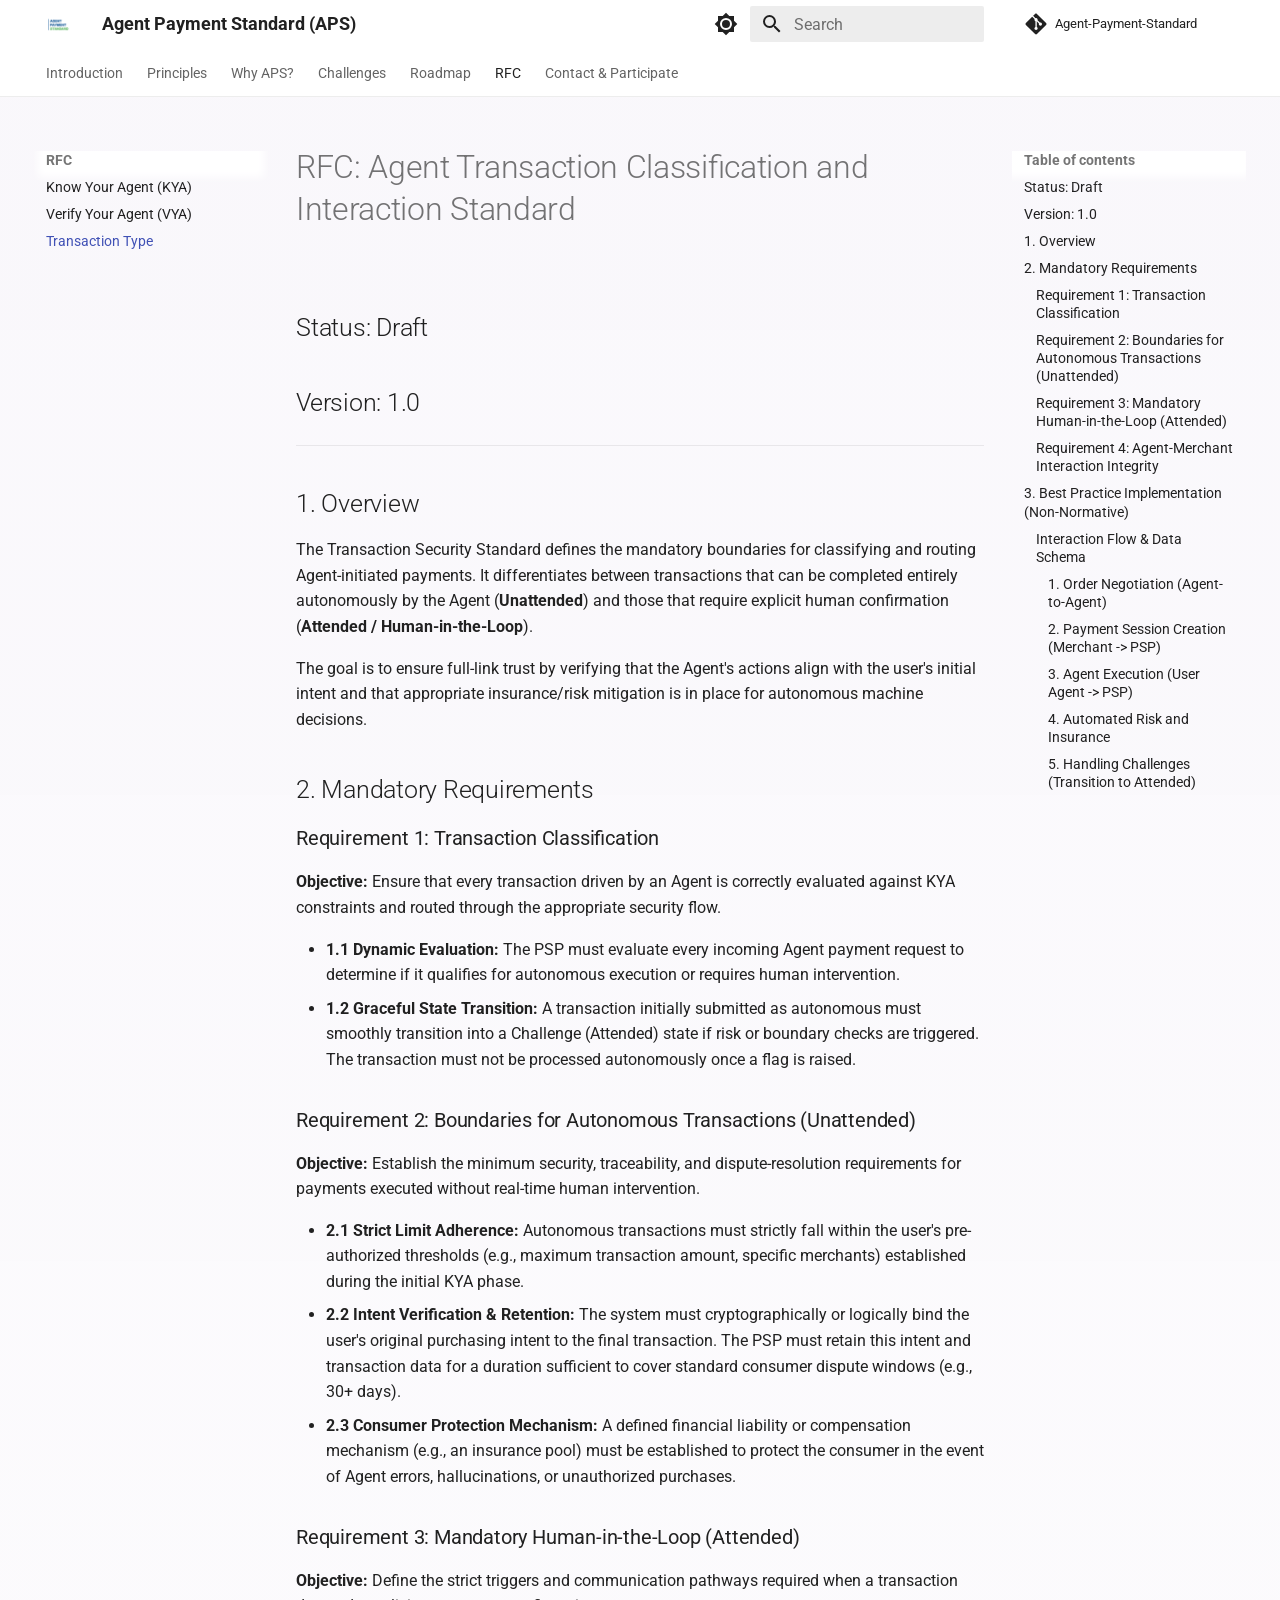
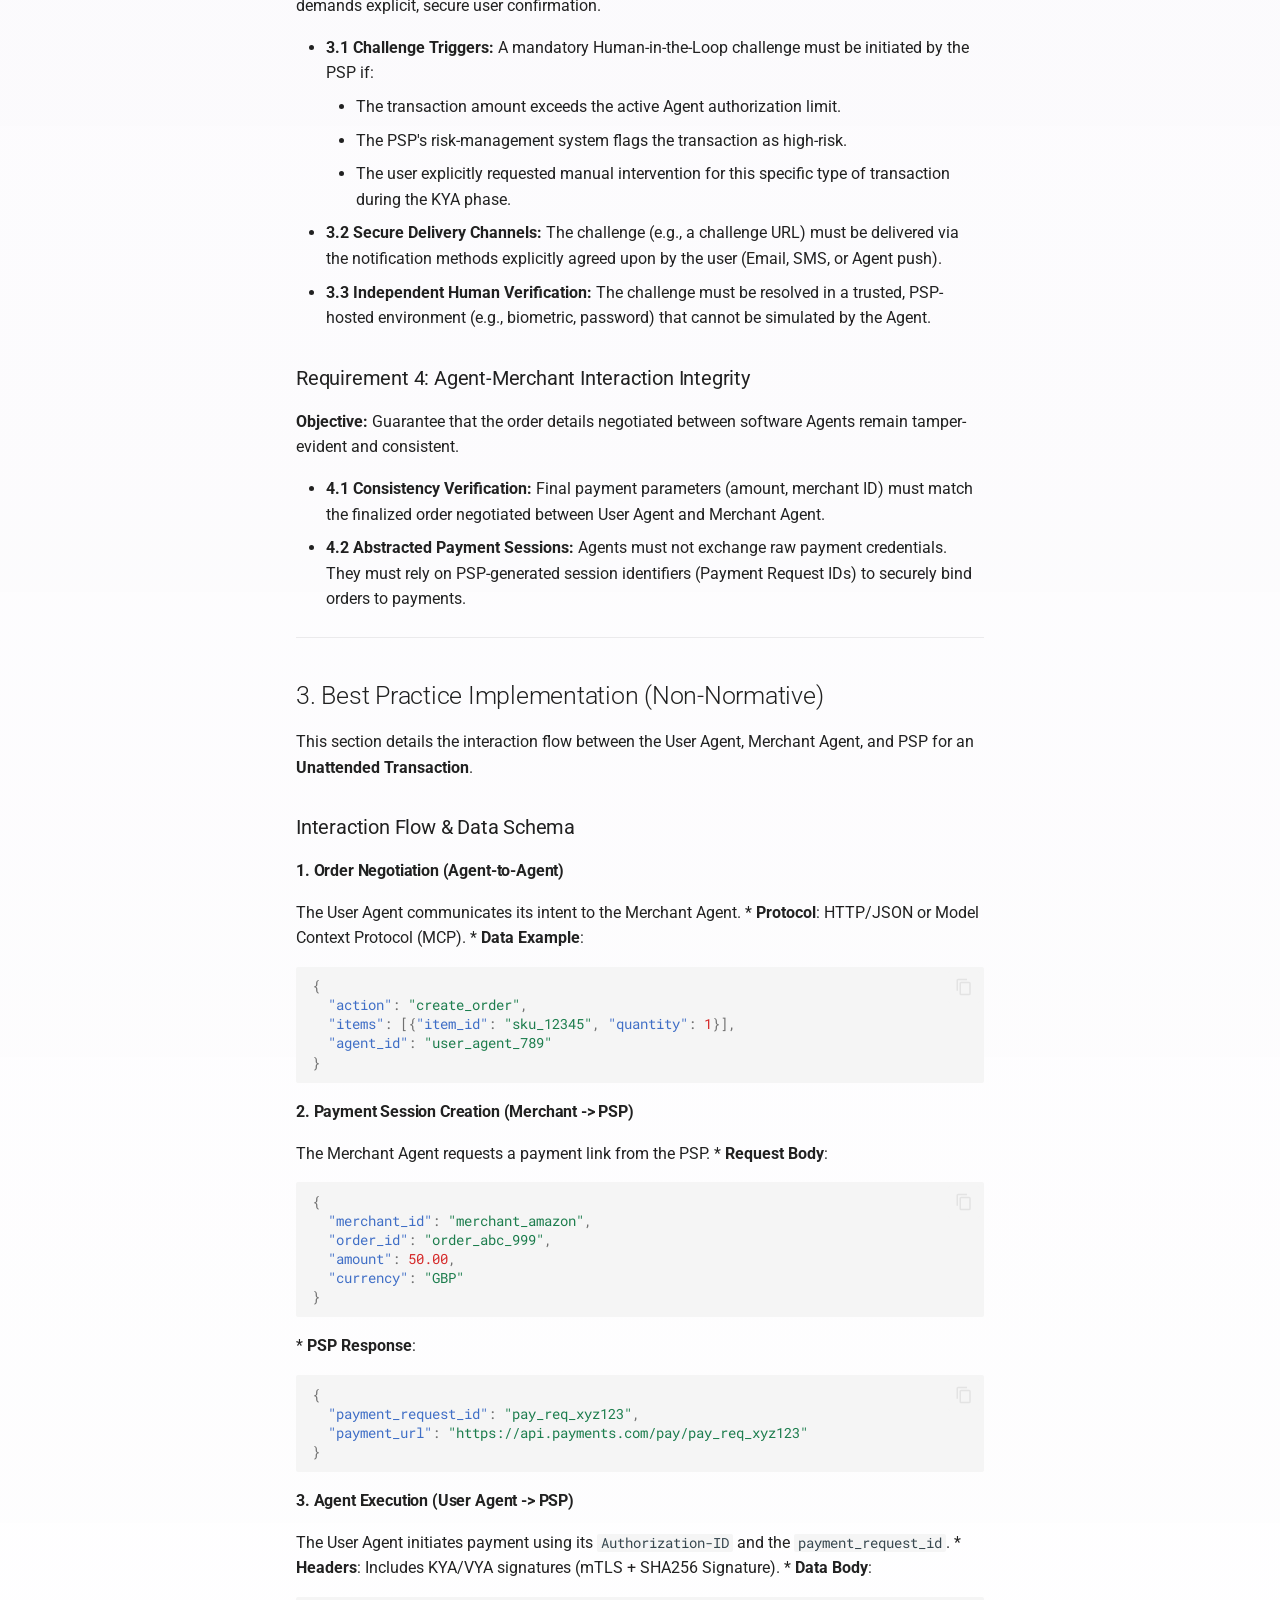
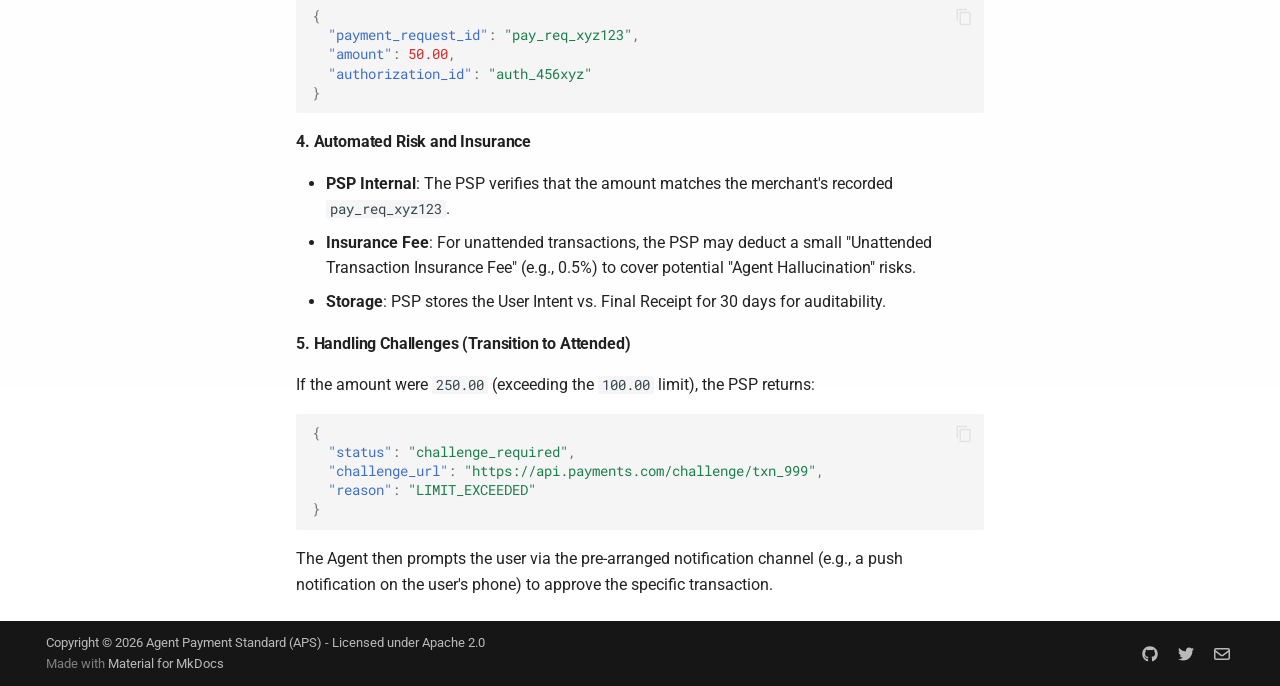
<file: RFC/Transaction_Type_RFC/index.html>
<!doctype html>
<html lang="en" class="no-js">
  <head>
    
      <meta charset="utf-8">
      <meta name="viewport" content="width=device-width,initial-scale=1">
      
        <meta name="description" content="Building the Agent Payment Standard you can trust.">
      
      
      
        <link rel="canonical" href="https://agent-payment-standard.github.io/Agent-Payment-Standard-Website/RFC/Transaction_Type_RFC/">
      
      
        <link rel="prev" href="../VYA_RFC/">
      
      
        <link rel="next" href="../../participate/">
      
      
        
      
      
      <link rel="icon" href="../../images/logo-square.png">
      <meta name="generator" content="mkdocs-1.6.1, mkdocs-material-9.7.6">
    
    
      
        <title>Transaction Type - Agent Payment Standard (APS)</title>
      
    
    
      <link rel="stylesheet" href="../../assets/stylesheets/main.484c7ddc.min.css">
      
        
        <link rel="stylesheet" href="../../assets/stylesheets/palette.ab4e12ef.min.css">
      
      


    
    
      
    
    
      
        
        
        <link rel="preconnect" href="https://fonts.gstatic.com" crossorigin>
        <link rel="stylesheet" href="https://fonts.googleapis.com/css?family=Roboto:300,300i,400,400i,700,700i%7CRoboto+Mono:400,400i,700,700i&display=fallback">
        <style>:root{--md-text-font:"Roboto";--md-code-font:"Roboto Mono"}</style>
      
    
    
      <link rel="stylesheet" href="../../stylesheets/extra.css">
    
    <script>__md_scope=new URL("../..",location),__md_hash=e=>[...e].reduce(((e,_)=>(e<<5)-e+_.charCodeAt(0)),0),__md_get=(e,_=localStorage,t=__md_scope)=>JSON.parse(_.getItem(t.pathname+"."+e)),__md_set=(e,_,t=localStorage,a=__md_scope)=>{try{t.setItem(a.pathname+"."+e,JSON.stringify(_))}catch(e){}}</script>
    
      

    
    
  </head>
  
  
    
    
      
    
    
    
    
    <body dir="ltr" data-md-color-scheme="default" data-md-color-primary="white" data-md-color-accent="deep-purple">
  
    
    <input class="md-toggle" data-md-toggle="drawer" type="checkbox" id="__drawer" autocomplete="off">
    <input class="md-toggle" data-md-toggle="search" type="checkbox" id="__search" autocomplete="off">
    <label class="md-overlay" for="__drawer"></label>
    <div data-md-component="skip">
      
        
        <a href="#rfc-agent-transaction-classification-and-interaction-standard" class="md-skip">
          Skip to content
        </a>
      
    </div>
    <div data-md-component="announce">
      
    </div>
    
    
      

<header class="md-header" data-md-component="header">
  <nav class="md-header__inner md-grid" aria-label="Header">
    <a href="../.." title="Agent Payment Standard (APS)" class="md-header__button md-logo" aria-label="Agent Payment Standard (APS)" data-md-component="logo">
      
  <img src="../../images/logo-square.png" alt="logo">

    </a>
    <label class="md-header__button md-icon" for="__drawer">
      
      <svg xmlns="http://www.w3.org/2000/svg" viewBox="0 0 24 24"><path d="M3 6h18v2H3zm0 5h18v2H3zm0 5h18v2H3z"/></svg>
    </label>
    <div class="md-header__title" data-md-component="header-title">
      <div class="md-header__ellipsis">
        <div class="md-header__topic">
          <span class="md-ellipsis">
            Agent Payment Standard (APS)
          </span>
        </div>
        <div class="md-header__topic" data-md-component="header-topic">
          <span class="md-ellipsis">
            
              Transaction Type
            
          </span>
        </div>
      </div>
    </div>
    
      
        <form class="md-header__option" data-md-component="palette">
  
    
    
    
    <input class="md-option" data-md-color-media="(prefers-color-scheme: light)" data-md-color-scheme="default" data-md-color-primary="white" data-md-color-accent="deep-purple"  aria-label="Switch to dark mode"  type="radio" name="__palette" id="__palette_0">
    
      <label class="md-header__button md-icon" title="Switch to dark mode" for="__palette_1" hidden>
        <svg xmlns="http://www.w3.org/2000/svg" viewBox="0 0 24 24"><path d="M12 8a4 4 0 0 0-4 4 4 4 0 0 0 4 4 4 4 0 0 0 4-4 4 4 0 0 0-4-4m0 10a6 6 0 0 1-6-6 6 6 0 0 1 6-6 6 6 0 0 1 6 6 6 6 0 0 1-6 6m8-9.31V4h-4.69L12 .69 8.69 4H4v4.69L.69 12 4 15.31V20h4.69L12 23.31 15.31 20H20v-4.69L23.31 12z"/></svg>
      </label>
    
  
    
    
    
    <input class="md-option" data-md-color-media="(prefers-color-scheme: dark)" data-md-color-scheme="slate" data-md-color-primary="black" data-md-color-accent="deep-purple"  aria-label="Switch to light mode"  type="radio" name="__palette" id="__palette_1">
    
      <label class="md-header__button md-icon" title="Switch to light mode" for="__palette_0" hidden>
        <svg xmlns="http://www.w3.org/2000/svg" viewBox="0 0 24 24"><path d="M12 18c-.89 0-1.74-.2-2.5-.55C11.56 16.5 13 14.42 13 12s-1.44-4.5-3.5-5.45C10.26 6.2 11.11 6 12 6a6 6 0 0 1 6 6 6 6 0 0 1-6 6m8-9.31V4h-4.69L12 .69 8.69 4H4v4.69L.69 12 4 15.31V20h4.69L12 23.31 15.31 20H20v-4.69L23.31 12z"/></svg>
      </label>
    
  
</form>
      
    
    
      <script>var palette=__md_get("__palette");if(palette&&palette.color){if("(prefers-color-scheme)"===palette.color.media){var media=matchMedia("(prefers-color-scheme: light)"),input=document.querySelector(media.matches?"[data-md-color-media='(prefers-color-scheme: light)']":"[data-md-color-media='(prefers-color-scheme: dark)']");palette.color.media=input.getAttribute("data-md-color-media"),palette.color.scheme=input.getAttribute("data-md-color-scheme"),palette.color.primary=input.getAttribute("data-md-color-primary"),palette.color.accent=input.getAttribute("data-md-color-accent")}for(var[key,value]of Object.entries(palette.color))document.body.setAttribute("data-md-color-"+key,value)}</script>
    
    
    
      
      
        <label class="md-header__button md-icon" for="__search">
          
          <svg xmlns="http://www.w3.org/2000/svg" viewBox="0 0 24 24"><path d="M9.5 3A6.5 6.5 0 0 1 16 9.5c0 1.61-.59 3.09-1.56 4.23l.27.27h.79l5 5-1.5 1.5-5-5v-.79l-.27-.27A6.52 6.52 0 0 1 9.5 16 6.5 6.5 0 0 1 3 9.5 6.5 6.5 0 0 1 9.5 3m0 2C7 5 5 7 5 9.5S7 14 9.5 14 14 12 14 9.5 12 5 9.5 5"/></svg>
        </label>
        <div class="md-search" data-md-component="search" role="dialog">
  <label class="md-search__overlay" for="__search"></label>
  <div class="md-search__inner" role="search">
    <form class="md-search__form" name="search">
      <input type="text" class="md-search__input" name="query" aria-label="Search" placeholder="Search" autocapitalize="off" autocorrect="off" autocomplete="off" spellcheck="false" data-md-component="search-query" required>
      <label class="md-search__icon md-icon" for="__search">
        
        <svg xmlns="http://www.w3.org/2000/svg" viewBox="0 0 24 24"><path d="M9.5 3A6.5 6.5 0 0 1 16 9.5c0 1.61-.59 3.09-1.56 4.23l.27.27h.79l5 5-1.5 1.5-5-5v-.79l-.27-.27A6.52 6.52 0 0 1 9.5 16 6.5 6.5 0 0 1 3 9.5 6.5 6.5 0 0 1 9.5 3m0 2C7 5 5 7 5 9.5S7 14 9.5 14 14 12 14 9.5 12 5 9.5 5"/></svg>
        
        <svg xmlns="http://www.w3.org/2000/svg" viewBox="0 0 24 24"><path d="M20 11v2H8l5.5 5.5-1.42 1.42L4.16 12l7.92-7.92L13.5 5.5 8 11z"/></svg>
      </label>
      <nav class="md-search__options" aria-label="Search">
        
          <a href="javascript:void(0)" class="md-search__icon md-icon" title="Share" aria-label="Share" data-clipboard data-clipboard-text="" data-md-component="search-share" tabindex="-1">
            
            <svg xmlns="http://www.w3.org/2000/svg" viewBox="0 0 24 24"><path d="M18 16.08c-.76 0-1.44.3-1.96.77L8.91 12.7c.05-.23.09-.46.09-.7s-.04-.47-.09-.7l7.05-4.11c.54.5 1.25.81 2.04.81a3 3 0 0 0 3-3 3 3 0 0 0-3-3 3 3 0 0 0-3 3c0 .24.04.47.09.7L8.04 9.81C7.5 9.31 6.79 9 6 9a3 3 0 0 0-3 3 3 3 0 0 0 3 3c.79 0 1.5-.31 2.04-.81l7.12 4.15c-.05.21-.08.43-.08.66 0 1.61 1.31 2.91 2.92 2.91s2.92-1.3 2.92-2.91A2.92 2.92 0 0 0 18 16.08"/></svg>
          </a>
        
        <button type="reset" class="md-search__icon md-icon" title="Clear" aria-label="Clear" tabindex="-1">
          
          <svg xmlns="http://www.w3.org/2000/svg" viewBox="0 0 24 24"><path d="M19 6.41 17.59 5 12 10.59 6.41 5 5 6.41 10.59 12 5 17.59 6.41 19 12 13.41 17.59 19 19 17.59 13.41 12z"/></svg>
        </button>
      </nav>
      
        <div class="md-search__suggest" data-md-component="search-suggest"></div>
      
    </form>
    <div class="md-search__output">
      <div class="md-search__scrollwrap" tabindex="0" data-md-scrollfix>
        <div class="md-search-result" data-md-component="search-result">
          <div class="md-search-result__meta">
            Initializing search
          </div>
          <ol class="md-search-result__list" role="presentation"></ol>
        </div>
      </div>
    </div>
  </div>
</div>
      
    
    
      <div class="md-header__source">
        <a href="https://github.com/Agent-Payment-Standard" title="Go to repository" class="md-source" data-md-component="source">
  <div class="md-source__icon md-icon">
    
    <svg xmlns="http://www.w3.org/2000/svg" viewBox="0 0 448 512"><!--! Font Awesome Free 7.1.0 by @fontawesome - https://fontawesome.com License - https://fontawesome.com/license/free (Icons: CC BY 4.0, Fonts: SIL OFL 1.1, Code: MIT License) Copyright 2025 Fonticons, Inc.--><path d="M439.6 236.1 244 40.5c-5.4-5.5-12.8-8.5-20.4-8.5s-15 3-20.4 8.4L162.5 81l51.5 51.5c27.1-9.1 52.7 16.8 43.4 43.7l49.7 49.7c34.2-11.8 61.2 31 35.5 56.7-26.5 26.5-70.2-2.9-56-37.3L240.3 199v121.9c25.3 12.5 22.3 41.8 9.1 55-6.4 6.4-15.2 10.1-24.3 10.1s-17.8-3.6-24.3-10.1c-17.6-17.6-11.1-46.9 11.2-56v-123c-20.8-8.5-24.6-30.7-18.6-45L142.6 101 8.5 235.1C3 240.6 0 247.9 0 255.5s3 15 8.5 20.4l195.6 195.7c5.4 5.4 12.7 8.4 20.4 8.4s15-3 20.4-8.4l194.7-194.7c5.4-5.4 8.4-12.8 8.4-20.4s-3-15-8.4-20.4"/></svg>
  </div>
  <div class="md-source__repository">
    Agent-Payment-Standard
  </div>
</a>
      </div>
    
  </nav>
  
</header>
    
    <div class="md-container" data-md-component="container">
      
      
        
          
            
<nav class="md-tabs" aria-label="Tabs" data-md-component="tabs">
  <div class="md-grid">
    <ul class="md-tabs__list">
      
        
  
  
  
  
    <li class="md-tabs__item">
      <a href="../.." class="md-tabs__link">
        
  
  
    
  
  Introduction

      </a>
    </li>
  

      
        
  
  
  
  
    <li class="md-tabs__item">
      <a href="../../principles/" class="md-tabs__link">
        
  
  
    
  
  Principles

      </a>
    </li>
  

      
        
  
  
  
  
    <li class="md-tabs__item">
      <a href="../../why-aps/" class="md-tabs__link">
        
  
  
    
  
  Why APS?

      </a>
    </li>
  

      
        
  
  
  
  
    <li class="md-tabs__item">
      <a href="../../challenges/" class="md-tabs__link">
        
  
  
    
  
  Challenges

      </a>
    </li>
  

      
        
  
  
  
  
    <li class="md-tabs__item">
      <a href="../../roadmap/" class="md-tabs__link">
        
  
  
    
  
  Roadmap

      </a>
    </li>
  

      
        
  
  
  
    
  
  
    
    
      <li class="md-tabs__item md-tabs__item--active">
        <a href="../KYA_RFC/" class="md-tabs__link">
          
  
  
  RFC

        </a>
      </li>
    
  

      
        
  
  
  
  
    <li class="md-tabs__item">
      <a href="../../participate/" class="md-tabs__link">
        
  
  
    
  
  Contact & Participate

      </a>
    </li>
  

      
    </ul>
  </div>
</nav>
          
        
      
      <main class="md-main" data-md-component="main">
        <div class="md-main__inner md-grid">
          
            
              
              <div class="md-sidebar md-sidebar--primary" data-md-component="sidebar" data-md-type="navigation" >
                <div class="md-sidebar__scrollwrap">
                  <div class="md-sidebar__inner">
                    


  


<nav class="md-nav md-nav--primary md-nav--lifted" aria-label="Navigation" data-md-level="0">
  <label class="md-nav__title" for="__drawer">
    <a href="../.." title="Agent Payment Standard (APS)" class="md-nav__button md-logo" aria-label="Agent Payment Standard (APS)" data-md-component="logo">
      
  <img src="../../images/logo-square.png" alt="logo">

    </a>
    Agent Payment Standard (APS)
  </label>
  
    <div class="md-nav__source">
      <a href="https://github.com/Agent-Payment-Standard" title="Go to repository" class="md-source" data-md-component="source">
  <div class="md-source__icon md-icon">
    
    <svg xmlns="http://www.w3.org/2000/svg" viewBox="0 0 448 512"><!--! Font Awesome Free 7.1.0 by @fontawesome - https://fontawesome.com License - https://fontawesome.com/license/free (Icons: CC BY 4.0, Fonts: SIL OFL 1.1, Code: MIT License) Copyright 2025 Fonticons, Inc.--><path d="M439.6 236.1 244 40.5c-5.4-5.5-12.8-8.5-20.4-8.5s-15 3-20.4 8.4L162.5 81l51.5 51.5c27.1-9.1 52.7 16.8 43.4 43.7l49.7 49.7c34.2-11.8 61.2 31 35.5 56.7-26.5 26.5-70.2-2.9-56-37.3L240.3 199v121.9c25.3 12.5 22.3 41.8 9.1 55-6.4 6.4-15.2 10.1-24.3 10.1s-17.8-3.6-24.3-10.1c-17.6-17.6-11.1-46.9 11.2-56v-123c-20.8-8.5-24.6-30.7-18.6-45L142.6 101 8.5 235.1C3 240.6 0 247.9 0 255.5s3 15 8.5 20.4l195.6 195.7c5.4 5.4 12.7 8.4 20.4 8.4s15-3 20.4-8.4l194.7-194.7c5.4-5.4 8.4-12.8 8.4-20.4s-3-15-8.4-20.4"/></svg>
  </div>
  <div class="md-source__repository">
    Agent-Payment-Standard
  </div>
</a>
    </div>
  
  <ul class="md-nav__list" data-md-scrollfix>
    
      
      
  
  
  
  
    <li class="md-nav__item">
      <a href="../.." class="md-nav__link">
        
  
  
  <span class="md-ellipsis">
    
  
    Introduction
  

    
  </span>
  
  

      </a>
    </li>
  

    
      
      
  
  
  
  
    <li class="md-nav__item">
      <a href="../../principles/" class="md-nav__link">
        
  
  
  <span class="md-ellipsis">
    
  
    Principles
  

    
  </span>
  
  

      </a>
    </li>
  

    
      
      
  
  
  
  
    <li class="md-nav__item">
      <a href="../../why-aps/" class="md-nav__link">
        
  
  
  <span class="md-ellipsis">
    
  
    Why APS?
  

    
  </span>
  
  

      </a>
    </li>
  

    
      
      
  
  
  
  
    <li class="md-nav__item">
      <a href="../../challenges/" class="md-nav__link">
        
  
  
  <span class="md-ellipsis">
    
  
    Challenges
  

    
  </span>
  
  

      </a>
    </li>
  

    
      
      
  
  
  
  
    <li class="md-nav__item">
      <a href="../../roadmap/" class="md-nav__link">
        
  
  
  <span class="md-ellipsis">
    
  
    Roadmap
  

    
  </span>
  
  

      </a>
    </li>
  

    
      
      
  
  
    
  
  
  
    
    
    
    
      
        
        
      
      
        
      
    
    
    <li class="md-nav__item md-nav__item--active md-nav__item--section md-nav__item--nested">
      
        
        
        <input class="md-nav__toggle md-toggle " type="checkbox" id="__nav_6" checked>
        
          
          <label class="md-nav__link" for="__nav_6" id="__nav_6_label" tabindex="">
            
  
  
  <span class="md-ellipsis">
    
  
    RFC
  

    
  </span>
  
  

            <span class="md-nav__icon md-icon"></span>
          </label>
        
        <nav class="md-nav" data-md-level="1" aria-labelledby="__nav_6_label" aria-expanded="true">
          <label class="md-nav__title" for="__nav_6">
            <span class="md-nav__icon md-icon"></span>
            
  
    RFC
  

          </label>
          <ul class="md-nav__list" data-md-scrollfix>
            
              
                
  
  
  
  
    <li class="md-nav__item">
      <a href="../KYA_RFC/" class="md-nav__link">
        
  
  
  <span class="md-ellipsis">
    
  
    Know Your Agent (KYA)
  

    
  </span>
  
  

      </a>
    </li>
  

              
            
              
                
  
  
  
  
    <li class="md-nav__item">
      <a href="../VYA_RFC/" class="md-nav__link">
        
  
  
  <span class="md-ellipsis">
    
  
    Verify Your Agent (VYA)
  

    
  </span>
  
  

      </a>
    </li>
  

              
            
              
                
  
  
    
  
  
  
    <li class="md-nav__item md-nav__item--active">
      
      <input class="md-nav__toggle md-toggle" type="checkbox" id="__toc">
      
      
        
      
      
        <label class="md-nav__link md-nav__link--active" for="__toc">
          
  
  
  <span class="md-ellipsis">
    
  
    Transaction Type
  

    
  </span>
  
  

          <span class="md-nav__icon md-icon"></span>
        </label>
      
      <a href="./" class="md-nav__link md-nav__link--active">
        
  
  
  <span class="md-ellipsis">
    
  
    Transaction Type
  

    
  </span>
  
  

      </a>
      
        

<nav class="md-nav md-nav--secondary" aria-label="Table of contents">
  
  
  
    
  
  
    <label class="md-nav__title" for="__toc">
      <span class="md-nav__icon md-icon"></span>
      Table of contents
    </label>
    <ul class="md-nav__list" data-md-component="toc" data-md-scrollfix>
      
        <li class="md-nav__item">
  <a href="#status-draft" class="md-nav__link">
    <span class="md-ellipsis">
      
        Status: Draft
      
    </span>
  </a>
  
</li>
      
        <li class="md-nav__item">
  <a href="#version-10" class="md-nav__link">
    <span class="md-ellipsis">
      
        Version: 1.0
      
    </span>
  </a>
  
</li>
      
        <li class="md-nav__item">
  <a href="#1-overview" class="md-nav__link">
    <span class="md-ellipsis">
      
        1. Overview
      
    </span>
  </a>
  
</li>
      
        <li class="md-nav__item">
  <a href="#2-mandatory-requirements" class="md-nav__link">
    <span class="md-ellipsis">
      
        2. Mandatory Requirements
      
    </span>
  </a>
  
    <nav class="md-nav" aria-label="2. Mandatory Requirements">
      <ul class="md-nav__list">
        
          <li class="md-nav__item">
  <a href="#requirement-1-transaction-classification" class="md-nav__link">
    <span class="md-ellipsis">
      
        Requirement 1: Transaction Classification
      
    </span>
  </a>
  
</li>
        
          <li class="md-nav__item">
  <a href="#requirement-2-boundaries-for-autonomous-transactions-unattended" class="md-nav__link">
    <span class="md-ellipsis">
      
        Requirement 2: Boundaries for Autonomous Transactions (Unattended)
      
    </span>
  </a>
  
</li>
        
          <li class="md-nav__item">
  <a href="#requirement-3-mandatory-human-in-the-loop-attended" class="md-nav__link">
    <span class="md-ellipsis">
      
        Requirement 3: Mandatory Human-in-the-Loop (Attended)
      
    </span>
  </a>
  
</li>
        
          <li class="md-nav__item">
  <a href="#requirement-4-agent-merchant-interaction-integrity" class="md-nav__link">
    <span class="md-ellipsis">
      
        Requirement 4: Agent-Merchant Interaction Integrity
      
    </span>
  </a>
  
</li>
        
      </ul>
    </nav>
  
</li>
      
        <li class="md-nav__item">
  <a href="#3-best-practice-implementation-non-normative" class="md-nav__link">
    <span class="md-ellipsis">
      
        3. Best Practice Implementation (Non-Normative)
      
    </span>
  </a>
  
    <nav class="md-nav" aria-label="3. Best Practice Implementation (Non-Normative)">
      <ul class="md-nav__list">
        
          <li class="md-nav__item">
  <a href="#interaction-flow-data-schema" class="md-nav__link">
    <span class="md-ellipsis">
      
        Interaction Flow &amp; Data Schema
      
    </span>
  </a>
  
    <nav class="md-nav" aria-label="Interaction Flow &amp; Data Schema">
      <ul class="md-nav__list">
        
          <li class="md-nav__item">
  <a href="#1-order-negotiation-agent-to-agent" class="md-nav__link">
    <span class="md-ellipsis">
      
        1. Order Negotiation (Agent-to-Agent)
      
    </span>
  </a>
  
</li>
        
          <li class="md-nav__item">
  <a href="#2-payment-session-creation-merchant-psp" class="md-nav__link">
    <span class="md-ellipsis">
      
        2. Payment Session Creation (Merchant -&gt; PSP)
      
    </span>
  </a>
  
</li>
        
          <li class="md-nav__item">
  <a href="#3-agent-execution-user-agent-psp" class="md-nav__link">
    <span class="md-ellipsis">
      
        3. Agent Execution (User Agent -&gt; PSP)
      
    </span>
  </a>
  
</li>
        
          <li class="md-nav__item">
  <a href="#4-automated-risk-and-insurance" class="md-nav__link">
    <span class="md-ellipsis">
      
        4. Automated Risk and Insurance
      
    </span>
  </a>
  
</li>
        
          <li class="md-nav__item">
  <a href="#5-handling-challenges-transition-to-attended" class="md-nav__link">
    <span class="md-ellipsis">
      
        5. Handling Challenges (Transition to Attended)
      
    </span>
  </a>
  
</li>
        
      </ul>
    </nav>
  
</li>
        
      </ul>
    </nav>
  
</li>
      
    </ul>
  
</nav>
      
    </li>
  

              
            
          </ul>
        </nav>
      
    </li>
  

    
      
      
  
  
  
  
    <li class="md-nav__item">
      <a href="../../participate/" class="md-nav__link">
        
  
  
  <span class="md-ellipsis">
    
  
    Contact & Participate
  

    
  </span>
  
  

      </a>
    </li>
  

    
  </ul>
</nav>
                  </div>
                </div>
              </div>
            
            
              
              <div class="md-sidebar md-sidebar--secondary" data-md-component="sidebar" data-md-type="toc" >
                <div class="md-sidebar__scrollwrap">
                  <div class="md-sidebar__inner">
                    

<nav class="md-nav md-nav--secondary" aria-label="Table of contents">
  
  
  
    
  
  
    <label class="md-nav__title" for="__toc">
      <span class="md-nav__icon md-icon"></span>
      Table of contents
    </label>
    <ul class="md-nav__list" data-md-component="toc" data-md-scrollfix>
      
        <li class="md-nav__item">
  <a href="#status-draft" class="md-nav__link">
    <span class="md-ellipsis">
      
        Status: Draft
      
    </span>
  </a>
  
</li>
      
        <li class="md-nav__item">
  <a href="#version-10" class="md-nav__link">
    <span class="md-ellipsis">
      
        Version: 1.0
      
    </span>
  </a>
  
</li>
      
        <li class="md-nav__item">
  <a href="#1-overview" class="md-nav__link">
    <span class="md-ellipsis">
      
        1. Overview
      
    </span>
  </a>
  
</li>
      
        <li class="md-nav__item">
  <a href="#2-mandatory-requirements" class="md-nav__link">
    <span class="md-ellipsis">
      
        2. Mandatory Requirements
      
    </span>
  </a>
  
    <nav class="md-nav" aria-label="2. Mandatory Requirements">
      <ul class="md-nav__list">
        
          <li class="md-nav__item">
  <a href="#requirement-1-transaction-classification" class="md-nav__link">
    <span class="md-ellipsis">
      
        Requirement 1: Transaction Classification
      
    </span>
  </a>
  
</li>
        
          <li class="md-nav__item">
  <a href="#requirement-2-boundaries-for-autonomous-transactions-unattended" class="md-nav__link">
    <span class="md-ellipsis">
      
        Requirement 2: Boundaries for Autonomous Transactions (Unattended)
      
    </span>
  </a>
  
</li>
        
          <li class="md-nav__item">
  <a href="#requirement-3-mandatory-human-in-the-loop-attended" class="md-nav__link">
    <span class="md-ellipsis">
      
        Requirement 3: Mandatory Human-in-the-Loop (Attended)
      
    </span>
  </a>
  
</li>
        
          <li class="md-nav__item">
  <a href="#requirement-4-agent-merchant-interaction-integrity" class="md-nav__link">
    <span class="md-ellipsis">
      
        Requirement 4: Agent-Merchant Interaction Integrity
      
    </span>
  </a>
  
</li>
        
      </ul>
    </nav>
  
</li>
      
        <li class="md-nav__item">
  <a href="#3-best-practice-implementation-non-normative" class="md-nav__link">
    <span class="md-ellipsis">
      
        3. Best Practice Implementation (Non-Normative)
      
    </span>
  </a>
  
    <nav class="md-nav" aria-label="3. Best Practice Implementation (Non-Normative)">
      <ul class="md-nav__list">
        
          <li class="md-nav__item">
  <a href="#interaction-flow-data-schema" class="md-nav__link">
    <span class="md-ellipsis">
      
        Interaction Flow &amp; Data Schema
      
    </span>
  </a>
  
    <nav class="md-nav" aria-label="Interaction Flow &amp; Data Schema">
      <ul class="md-nav__list">
        
          <li class="md-nav__item">
  <a href="#1-order-negotiation-agent-to-agent" class="md-nav__link">
    <span class="md-ellipsis">
      
        1. Order Negotiation (Agent-to-Agent)
      
    </span>
  </a>
  
</li>
        
          <li class="md-nav__item">
  <a href="#2-payment-session-creation-merchant-psp" class="md-nav__link">
    <span class="md-ellipsis">
      
        2. Payment Session Creation (Merchant -&gt; PSP)
      
    </span>
  </a>
  
</li>
        
          <li class="md-nav__item">
  <a href="#3-agent-execution-user-agent-psp" class="md-nav__link">
    <span class="md-ellipsis">
      
        3. Agent Execution (User Agent -&gt; PSP)
      
    </span>
  </a>
  
</li>
        
          <li class="md-nav__item">
  <a href="#4-automated-risk-and-insurance" class="md-nav__link">
    <span class="md-ellipsis">
      
        4. Automated Risk and Insurance
      
    </span>
  </a>
  
</li>
        
          <li class="md-nav__item">
  <a href="#5-handling-challenges-transition-to-attended" class="md-nav__link">
    <span class="md-ellipsis">
      
        5. Handling Challenges (Transition to Attended)
      
    </span>
  </a>
  
</li>
        
      </ul>
    </nav>
  
</li>
        
      </ul>
    </nav>
  
</li>
      
    </ul>
  
</nav>
                  </div>
                </div>
              </div>
            
          
          
            <div class="md-content" data-md-component="content">
              
              <article class="md-content__inner md-typeset">
                
                  


  
  


<h1 id="rfc-agent-transaction-classification-and-interaction-standard">RFC: Agent Transaction Classification and Interaction Standard</h1>
<h2 id="status-draft">Status: Draft</h2>
<h2 id="version-10">Version: 1.0</h2>
<hr />
<h2 id="1-overview">1. Overview</h2>
<p>The Transaction Security Standard defines the mandatory boundaries for classifying and routing Agent-initiated payments. It differentiates between transactions that can be completed entirely autonomously by the Agent (<strong>Unattended</strong>) and those that require explicit human confirmation (<strong>Attended / Human-in-the-Loop</strong>).</p>
<p>The goal is to ensure full-link trust by verifying that the Agent's actions align with the user's initial intent and that appropriate insurance/risk mitigation is in place for autonomous machine decisions.</p>
<h2 id="2-mandatory-requirements">2. Mandatory Requirements</h2>
<h3 id="requirement-1-transaction-classification">Requirement 1: Transaction Classification</h3>
<p><strong>Objective:</strong> Ensure that every transaction driven by an Agent is correctly evaluated against KYA constraints and routed through the appropriate security flow.</p>
<ul>
<li><strong>1.1 Dynamic Evaluation:</strong> The PSP must evaluate every incoming Agent payment request to determine if it qualifies for autonomous execution or requires human intervention.</li>
<li><strong>1.2 Graceful State Transition:</strong> A transaction initially submitted as autonomous must smoothly transition into a Challenge (Attended) state if risk or boundary checks are triggered. The transaction must not be processed autonomously once a flag is raised.</li>
</ul>
<h3 id="requirement-2-boundaries-for-autonomous-transactions-unattended">Requirement 2: Boundaries for Autonomous Transactions (Unattended)</h3>
<p><strong>Objective:</strong> Establish the minimum security, traceability, and dispute-resolution requirements for payments executed without real-time human intervention.</p>
<ul>
<li><strong>2.1 Strict Limit Adherence:</strong> Autonomous transactions must strictly fall within the user's pre-authorized thresholds (e.g., maximum transaction amount, specific merchants) established during the initial KYA phase.</li>
<li><strong>2.2 Intent Verification &amp; Retention:</strong> The system must cryptographically or logically bind the user's original purchasing intent to the final transaction. The PSP must retain this intent and transaction data for a duration sufficient to cover standard consumer dispute windows (e.g., 30+ days).</li>
<li><strong>2.3 Consumer Protection Mechanism:</strong> A defined financial liability or compensation mechanism (e.g., an insurance pool) must be established to protect the consumer in the event of Agent errors, hallucinations, or unauthorized purchases.</li>
</ul>
<h3 id="requirement-3-mandatory-human-in-the-loop-attended">Requirement 3: Mandatory Human-in-the-Loop (Attended)</h3>
<p><strong>Objective:</strong> Define the strict triggers and communication pathways required when a transaction demands explicit, secure user confirmation.</p>
<ul>
<li><strong>3.1 Challenge Triggers:</strong> A mandatory Human-in-the-Loop challenge must be initiated by the PSP if:<ul>
<li>The transaction amount exceeds the active Agent authorization limit.</li>
<li>The PSP's risk-management system flags the transaction as high-risk.</li>
<li>The user explicitly requested manual intervention for this specific type of transaction during the KYA phase.</li>
</ul>
</li>
<li><strong>3.2 Secure Delivery Channels:</strong> The challenge (e.g., a challenge URL) must be delivered via the notification methods explicitly agreed upon by the user (Email, SMS, or Agent push).</li>
<li><strong>3.3 Independent Human Verification:</strong> The challenge must be resolved in a trusted, PSP-hosted environment (e.g., biometric, password) that cannot be simulated by the Agent.</li>
</ul>
<h3 id="requirement-4-agent-merchant-interaction-integrity">Requirement 4: Agent-Merchant Interaction Integrity</h3>
<p><strong>Objective:</strong> Guarantee that the order details negotiated between software Agents remain tamper-evident and consistent.</p>
<ul>
<li><strong>4.1 Consistency Verification:</strong> Final payment parameters (amount, merchant ID) must match the finalized order negotiated between User Agent and Merchant Agent.</li>
<li><strong>4.2 Abstracted Payment Sessions:</strong> Agents must not exchange raw payment credentials. They must rely on PSP-generated session identifiers (Payment Request IDs) to securely bind orders to payments.</li>
</ul>
<hr />
<h2 id="3-best-practice-implementation-non-normative">3. Best Practice Implementation (Non-Normative)</h2>
<p>This section details the interaction flow between the User Agent, Merchant Agent, and PSP for an <strong>Unattended Transaction</strong>.</p>
<h3 id="interaction-flow-data-schema">Interaction Flow &amp; Data Schema</h3>
<h4 id="1-order-negotiation-agent-to-agent">1. Order Negotiation (Agent-to-Agent)</h4>
<p>The User Agent communicates its intent to the Merchant Agent.
*   <strong>Protocol</strong>: HTTP/JSON or Model Context Protocol (MCP).
*   <strong>Data Example</strong>:
    <div class="highlight"><pre><span></span><code><span class="p">{</span>
<span class="w">  </span><span class="nt">&quot;action&quot;</span><span class="p">:</span><span class="w"> </span><span class="s2">&quot;create_order&quot;</span><span class="p">,</span>
<span class="w">  </span><span class="nt">&quot;items&quot;</span><span class="p">:</span><span class="w"> </span><span class="p">[{</span><span class="nt">&quot;item_id&quot;</span><span class="p">:</span><span class="w"> </span><span class="s2">&quot;sku_12345&quot;</span><span class="p">,</span><span class="w"> </span><span class="nt">&quot;quantity&quot;</span><span class="p">:</span><span class="w"> </span><span class="mi">1</span><span class="p">}],</span>
<span class="w">  </span><span class="nt">&quot;agent_id&quot;</span><span class="p">:</span><span class="w"> </span><span class="s2">&quot;user_agent_789&quot;</span>
<span class="p">}</span>
</code></pre></div></p>
<h4 id="2-payment-session-creation-merchant-psp">2. Payment Session Creation (Merchant -&gt; PSP)</h4>
<p>The Merchant Agent requests a payment link from the PSP.
*   <strong>Request Body</strong>:
    <div class="highlight"><pre><span></span><code><span class="p">{</span>
<span class="w">  </span><span class="nt">&quot;merchant_id&quot;</span><span class="p">:</span><span class="w"> </span><span class="s2">&quot;merchant_amazon&quot;</span><span class="p">,</span>
<span class="w">  </span><span class="nt">&quot;order_id&quot;</span><span class="p">:</span><span class="w"> </span><span class="s2">&quot;order_abc_999&quot;</span><span class="p">,</span>
<span class="w">  </span><span class="nt">&quot;amount&quot;</span><span class="p">:</span><span class="w"> </span><span class="mf">50.00</span><span class="p">,</span>
<span class="w">  </span><span class="nt">&quot;currency&quot;</span><span class="p">:</span><span class="w"> </span><span class="s2">&quot;GBP&quot;</span>
<span class="p">}</span>
</code></pre></div>
*   <strong>PSP Response</strong>:
    <div class="highlight"><pre><span></span><code><span class="p">{</span>
<span class="w">  </span><span class="nt">&quot;payment_request_id&quot;</span><span class="p">:</span><span class="w"> </span><span class="s2">&quot;pay_req_xyz123&quot;</span><span class="p">,</span>
<span class="w">  </span><span class="nt">&quot;payment_url&quot;</span><span class="p">:</span><span class="w"> </span><span class="s2">&quot;https://api.payments.com/pay/pay_req_xyz123&quot;</span>
<span class="p">}</span>
</code></pre></div></p>
<h4 id="3-agent-execution-user-agent-psp">3. Agent Execution (User Agent -&gt; PSP)</h4>
<p>The User Agent initiates payment using its <code>Authorization-ID</code> and the <code>payment_request_id</code>.
*   <strong>Headers</strong>: Includes KYA/VYA signatures (mTLS + SHA256 Signature).
*   <strong>Data Body</strong>:
    <div class="highlight"><pre><span></span><code><span class="p">{</span>
<span class="w">  </span><span class="nt">&quot;payment_request_id&quot;</span><span class="p">:</span><span class="w"> </span><span class="s2">&quot;pay_req_xyz123&quot;</span><span class="p">,</span>
<span class="w">  </span><span class="nt">&quot;amount&quot;</span><span class="p">:</span><span class="w"> </span><span class="mf">50.00</span><span class="p">,</span>
<span class="w">  </span><span class="nt">&quot;authorization_id&quot;</span><span class="p">:</span><span class="w"> </span><span class="s2">&quot;auth_456xyz&quot;</span>
<span class="p">}</span>
</code></pre></div></p>
<h4 id="4-automated-risk-and-insurance">4. Automated Risk and Insurance</h4>
<ul>
<li><strong>PSP Internal</strong>: The PSP verifies that the amount matches the merchant's recorded <code>pay_req_xyz123</code>.</li>
<li><strong>Insurance Fee</strong>: For unattended transactions, the PSP may deduct a small "Unattended Transaction Insurance Fee" (e.g., 0.5%) to cover potential "Agent Hallucination" risks.</li>
<li><strong>Storage</strong>: PSP stores the User Intent vs. Final Receipt for 30 days for auditability.</li>
</ul>
<h4 id="5-handling-challenges-transition-to-attended">5. Handling Challenges (Transition to Attended)</h4>
<p>If the amount were <code>250.00</code> (exceeding the <code>100.00</code> limit), the PSP returns:
<div class="highlight"><pre><span></span><code><span class="p">{</span>
<span class="w">  </span><span class="nt">&quot;status&quot;</span><span class="p">:</span><span class="w"> </span><span class="s2">&quot;challenge_required&quot;</span><span class="p">,</span>
<span class="w">  </span><span class="nt">&quot;challenge_url&quot;</span><span class="p">:</span><span class="w"> </span><span class="s2">&quot;https://api.payments.com/challenge/txn_999&quot;</span><span class="p">,</span>
<span class="w">  </span><span class="nt">&quot;reason&quot;</span><span class="p">:</span><span class="w"> </span><span class="s2">&quot;LIMIT_EXCEEDED&quot;</span>
<span class="p">}</span>
</code></pre></div>
The Agent then prompts the user via the pre-arranged notification channel (e.g., a push notification on the user's phone) to approve the specific transaction.</p>












                
              </article>
            </div>
          
          
<script>var target=document.getElementById(location.hash.slice(1));target&&target.name&&(target.checked=target.name.startsWith("__tabbed_"))</script>
        </div>
        
          <button type="button" class="md-top md-icon" data-md-component="top" hidden>
  
  <svg xmlns="http://www.w3.org/2000/svg" viewBox="0 0 24 24"><path d="M13 20h-2V8l-5.5 5.5-1.42-1.42L12 4.16l7.92 7.92-1.42 1.42L13 8z"/></svg>
  Back to top
</button>
        
      </main>
      
        <footer class="md-footer">
  
  <div class="md-footer-meta md-typeset">
    <div class="md-footer-meta__inner md-grid">
      <div class="md-copyright">
  
    <div class="md-copyright__highlight">
      Copyright &copy; 2026 Agent Payment Standard (APS) - Licensed under Apache 2.0
    </div>
  
  
    Made with
    <a href="https://squidfunk.github.io/mkdocs-material/" target="_blank" rel="noopener">
      Material for MkDocs
    </a>
  
</div>
      
        
<div class="md-social">
  
    
    
    
    
      
      
    
    <a href="https://github.com/Agent-Payment-Standard" target="_blank" rel="noopener" title="github.com" class="md-social__link">
      <svg xmlns="http://www.w3.org/2000/svg" viewBox="0 0 512 512"><!--! Font Awesome Free 7.1.0 by @fontawesome - https://fontawesome.com License - https://fontawesome.com/license/free (Icons: CC BY 4.0, Fonts: SIL OFL 1.1, Code: MIT License) Copyright 2025 Fonticons, Inc.--><path d="M173.9 397.4c0 2-2.3 3.6-5.2 3.6-3.3.3-5.6-1.3-5.6-3.6 0-2 2.3-3.6 5.2-3.6 3-.3 5.6 1.3 5.6 3.6m-31.1-4.5c-.7 2 1.3 4.3 4.3 4.9 2.6 1 5.6 0 6.2-2s-1.3-4.3-4.3-5.2c-2.6-.7-5.5.3-6.2 2.3m44.2-1.7c-2.9.7-4.9 2.6-4.6 4.9.3 2 2.9 3.3 5.9 2.6 2.9-.7 4.9-2.6 4.6-4.6-.3-1.9-3-3.2-5.9-2.9M252.8 8C114.1 8 8 113.3 8 252c0 110.9 69.8 205.8 169.5 239.2 12.8 2.3 17.3-5.6 17.3-12.1 0-6.2-.3-40.4-.3-61.4 0 0-70 15-84.7-29.8 0 0-11.4-29.1-27.8-36.6 0 0-22.9-15.7 1.6-15.4 0 0 24.9 2 38.6 25.8 21.9 38.6 58.6 27.5 72.9 20.9 2.3-16 8.8-27.1 16-33.7-55.9-6.2-112.3-14.3-112.3-110.5 0-27.5 7.6-41.3 23.6-58.9-2.6-6.5-11.1-33.3 2.6-67.9 20.9-6.5 69 27 69 27 20-5.6 41.5-8.5 62.8-8.5s42.8 2.9 62.8 8.5c0 0 48.1-33.6 69-27 13.7 34.7 5.2 61.4 2.6 67.9 16 17.7 25.8 31.5 25.8 58.9 0 96.5-58.9 104.2-114.8 110.5 9.2 7.9 17 22.9 17 46.4 0 33.7-.3 75.4-.3 83.6 0 6.5 4.6 14.4 17.3 12.1C436.2 457.8 504 362.9 504 252 504 113.3 391.5 8 252.8 8M105.2 352.9c-1.3 1-1 3.3.7 5.2 1.6 1.6 3.9 2.3 5.2 1 1.3-1 1-3.3-.7-5.2-1.6-1.6-3.9-2.3-5.2-1m-10.8-8.1c-.7 1.3.3 2.9 2.3 3.9 1.6 1 3.6.7 4.3-.7.7-1.3-.3-2.9-2.3-3.9-2-.6-3.6-.3-4.3.7m32.4 35.6c-1.6 1.3-1 4.3 1.3 6.2 2.3 2.3 5.2 2.6 6.5 1 1.3-1.3.7-4.3-1.3-6.2-2.2-2.3-5.2-2.6-6.5-1m-11.4-14.7c-1.6 1-1.6 3.6 0 5.9s4.3 3.3 5.6 2.3c1.6-1.3 1.6-3.9 0-6.2-1.4-2.3-4-3.3-5.6-2"/></svg>
    </a>
  
    
    
    
    
      
      
    
    <a href="https://x.com/AgentPayStd" target="_blank" rel="noopener" title="x.com" class="md-social__link">
      <svg xmlns="http://www.w3.org/2000/svg" viewBox="0 0 512 512"><!--! Font Awesome Free 7.1.0 by @fontawesome - https://fontawesome.com License - https://fontawesome.com/license/free (Icons: CC BY 4.0, Fonts: SIL OFL 1.1, Code: MIT License) Copyright 2025 Fonticons, Inc.--><path d="M459.4 151.7c.3 4.5.3 9.1.3 13.6 0 138.7-105.6 298.6-298.6 298.6-59.5 0-114.7-17.2-161.1-47.1 8.4 1 16.6 1.3 25.3 1.3 49.1 0 94.2-16.6 130.3-44.8-46.1-1-84.8-31.2-98.1-72.8 6.5 1 13 1.6 19.8 1.6 9.4 0 18.8-1.3 27.6-3.6-48.1-9.7-84.1-52-84.1-103v-1.3c14 7.8 30.2 12.7 47.4 13.3-28.3-18.8-46.8-51-46.8-87.4 0-19.5 5.2-37.4 14.3-53C87.4 130.8 165 172.4 252.1 176.9c-1.6-7.8-2.6-15.9-2.6-24C249.5 95.1 296.3 48 354.4 48c30.2 0 57.5 12.7 76.7 33.1 23.7-4.5 46.5-13.3 66.6-25.3-7.8 24.4-24.4 44.8-46.1 57.8 21.1-2.3 41.6-8.1 60.4-16.2-14.3 20.8-32.2 39.3-52.6 54.3"/></svg>
    </a>
  
    
    
    
    
    <a href="mailto:contact@agent-payment-standard.org" target="_blank" rel="noopener" title="" class="md-social__link">
      <svg xmlns="http://www.w3.org/2000/svg" viewBox="0 0 512 512"><!--! Font Awesome Free 7.1.0 by @fontawesome - https://fontawesome.com License - https://fontawesome.com/license/free (Icons: CC BY 4.0, Fonts: SIL OFL 1.1, Code: MIT License) Copyright 2025 Fonticons, Inc.--><path d="M61.4 64C27.5 64 0 91.5 0 125.4c0 .9 0 1.7.1 2.6H0v256c0 35.3 28.7 64 64 64h384c35.3 0 64-28.7 64-64V128h-.1c0-.9.1-1.7.1-2.6 0-33.9-27.5-61.4-61.4-61.4zM464 192.3V384c0 8.8-7.2 16-16 16H64c-8.8 0-16-7.2-16-16V192.3l154.8 117.4c31.4 23.9 74.9 23.9 106.4 0zM48 125.4c0-7.4 6-13.4 13.4-13.4h389.2c7.4 0 13.4 6 13.4 13.4 0 4.2-2 8.2-5.3 10.7L280.2 271.5c-14.3 10.8-34.1 10.8-48.4 0L53.3 136.1c-3.3-2.5-5.3-6.5-5.3-10.7"/></svg>
    </a>
  
</div>
      
    </div>
  </div>
</footer>
      
    </div>
    <div class="md-dialog" data-md-component="dialog">
      <div class="md-dialog__inner md-typeset"></div>
    </div>
    
    
    
      
      
      <script id="__config" type="application/json">{"annotate": null, "base": "../..", "features": ["navigation.tabs", "navigation.sections", "navigation.expand", "navigation.top", "navigation.tracking", "search.suggest", "search.highlight", "search.share", "content.code.copy", "content.code.annotate"], "search": "../../assets/javascripts/workers/search.2c215733.min.js", "tags": null, "translations": {"clipboard.copied": "Copied to clipboard", "clipboard.copy": "Copy to clipboard", "search.result.more.one": "1 more on this page", "search.result.more.other": "# more on this page", "search.result.none": "No matching documents", "search.result.one": "1 matching document", "search.result.other": "# matching documents", "search.result.placeholder": "Type to start searching", "search.result.term.missing": "Missing", "select.version": "Select version"}, "version": null}</script>
    
    
      <script src="../../assets/javascripts/bundle.79ae519e.min.js"></script>
      
    
  </body>
</html>
</file>
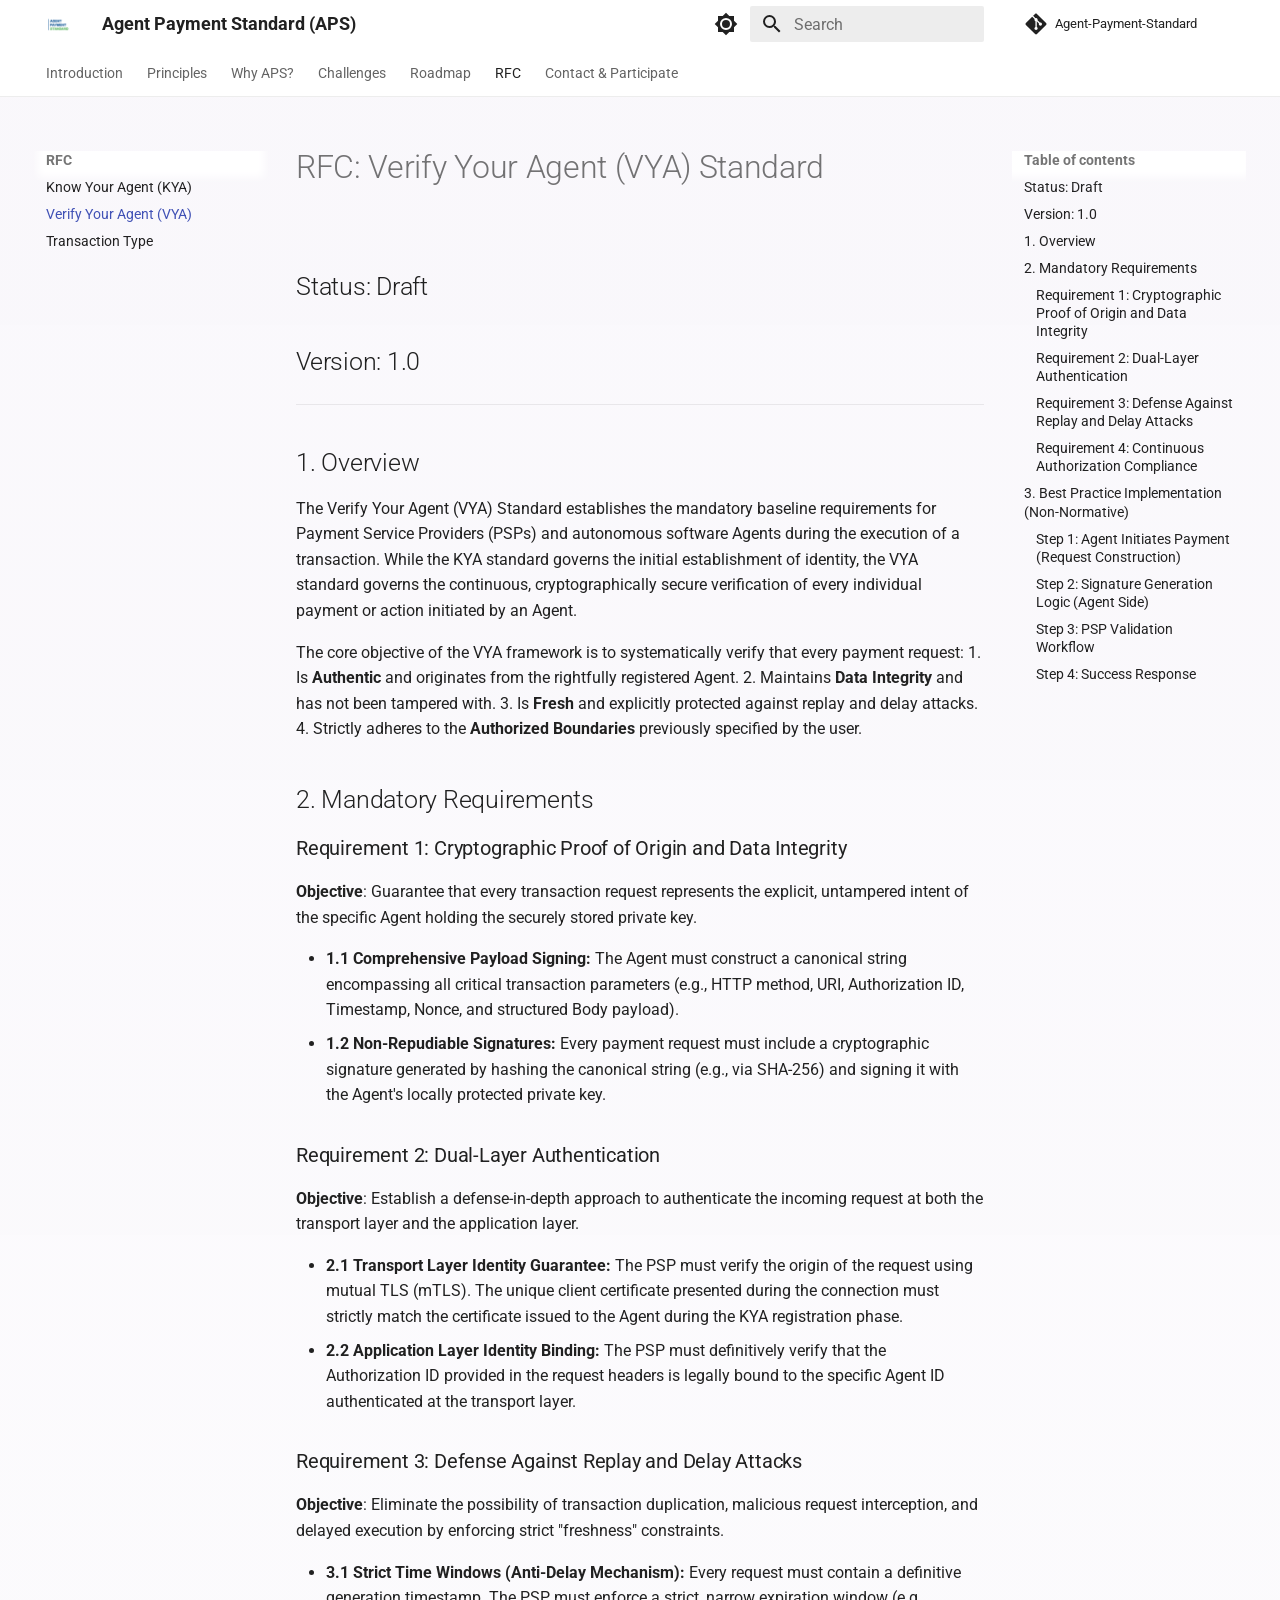
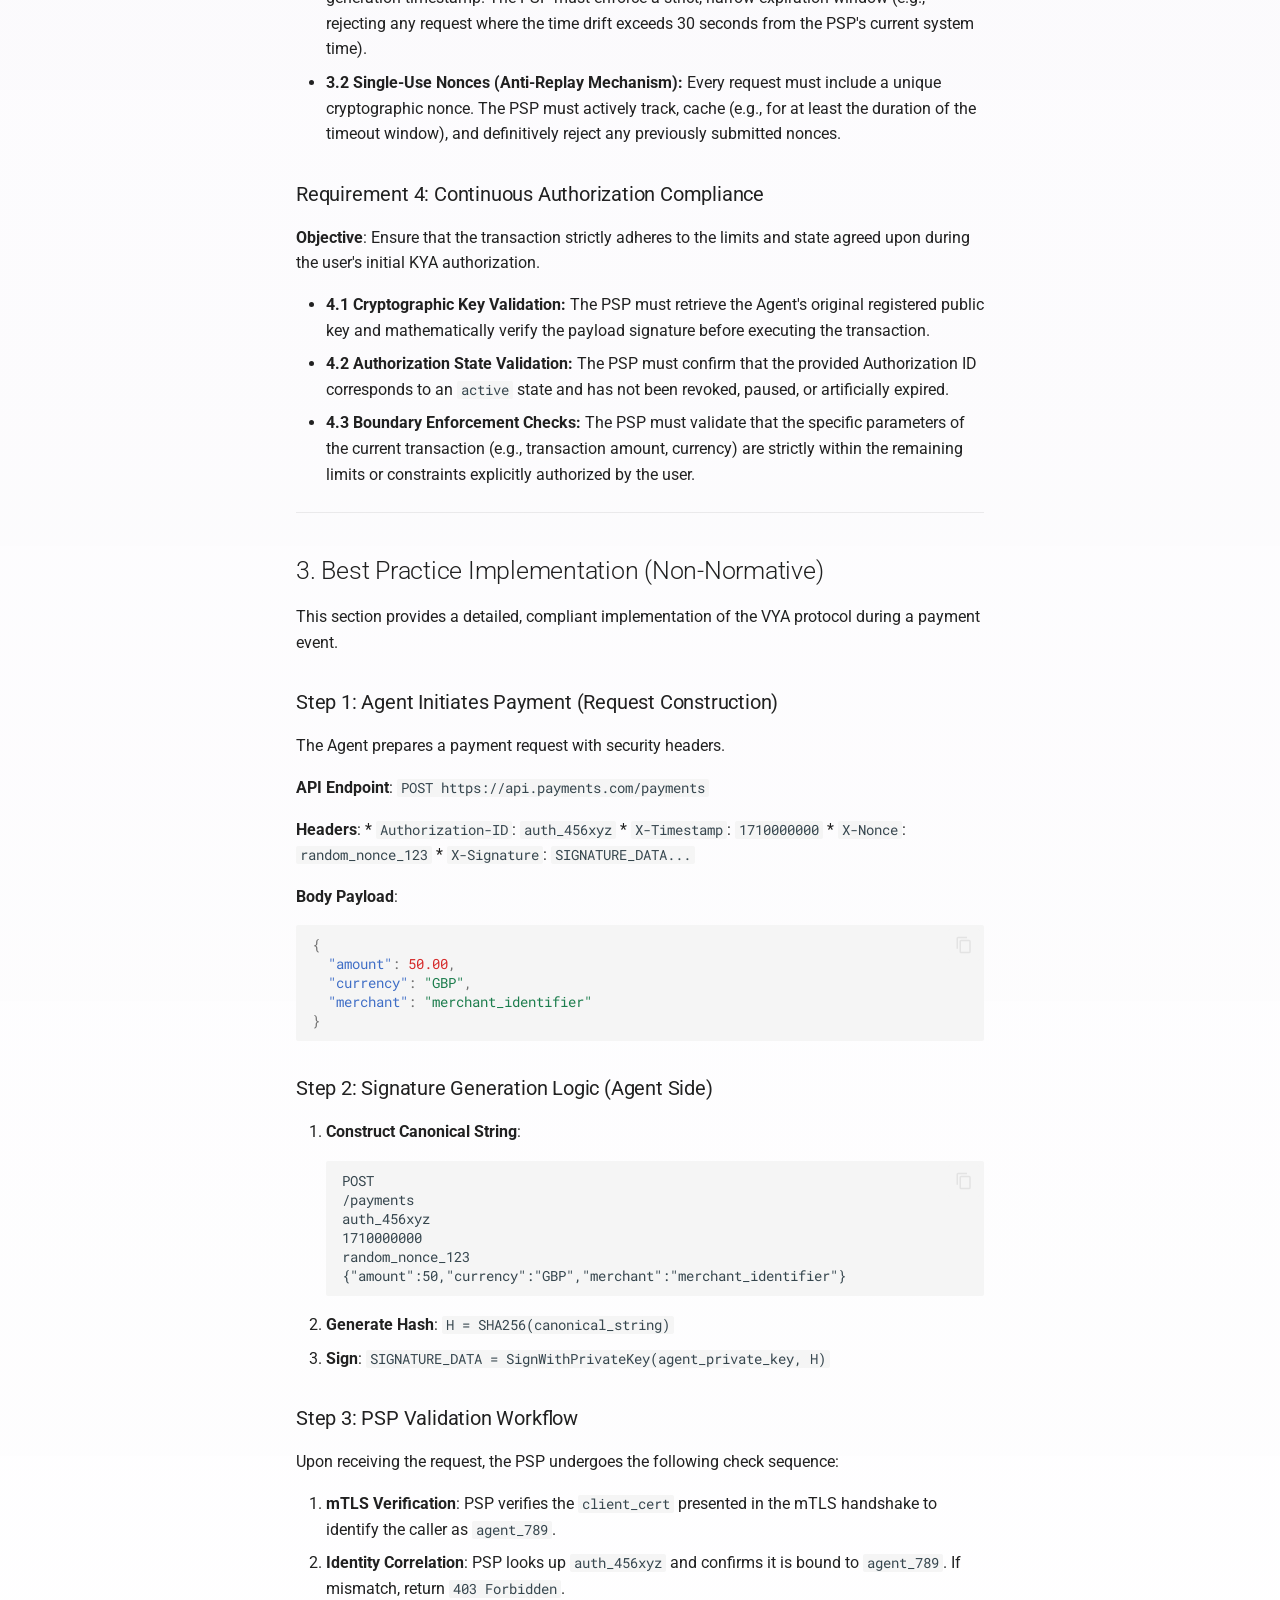
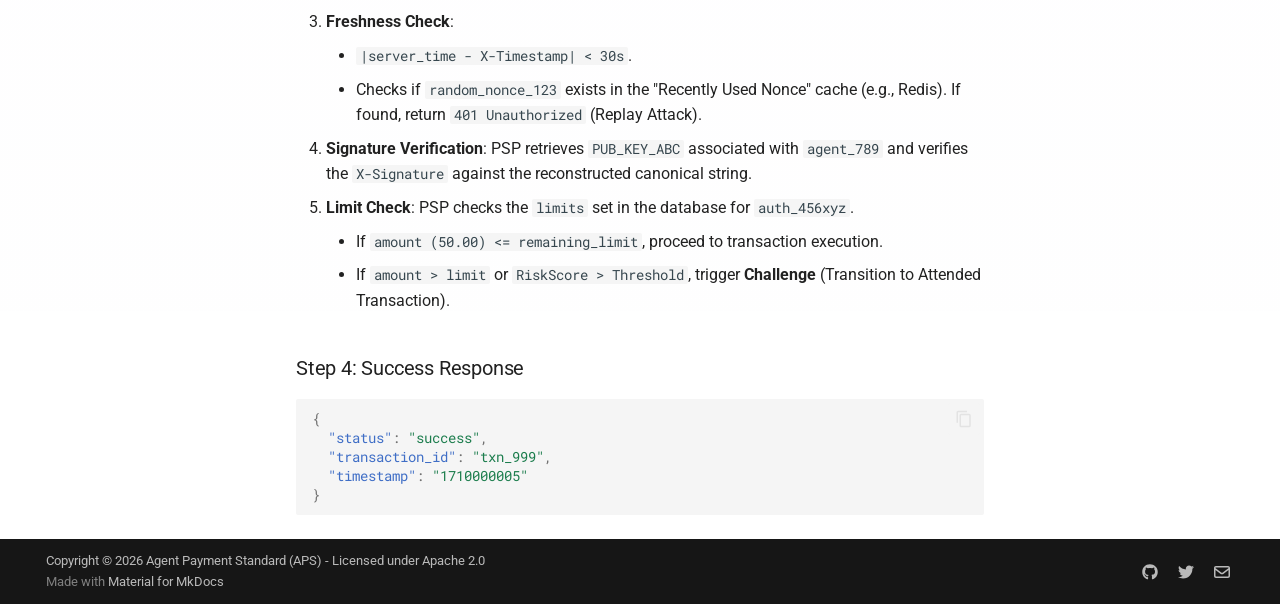
<file: RFC/VYA_RFC/index.html>
<!doctype html>
<html lang="en" class="no-js">
  <head>
    
      <meta charset="utf-8">
      <meta name="viewport" content="width=device-width,initial-scale=1">
      
        <meta name="description" content="Building the Agent Payment Standard you can trust.">
      
      
      
        <link rel="canonical" href="https://agent-payment-standard.github.io/Agent-Payment-Standard-Website/RFC/VYA_RFC/">
      
      
        <link rel="prev" href="../KYA_RFC/">
      
      
        <link rel="next" href="../Transaction_Type_RFC/">
      
      
        
      
      
      <link rel="icon" href="../../images/logo-square.png">
      <meta name="generator" content="mkdocs-1.6.1, mkdocs-material-9.7.6">
    
    
      
        <title>Verify Your Agent (VYA) - Agent Payment Standard (APS)</title>
      
    
    
      <link rel="stylesheet" href="../../assets/stylesheets/main.484c7ddc.min.css">
      
        
        <link rel="stylesheet" href="../../assets/stylesheets/palette.ab4e12ef.min.css">
      
      


    
    
      
    
    
      
        
        
        <link rel="preconnect" href="https://fonts.gstatic.com" crossorigin>
        <link rel="stylesheet" href="https://fonts.googleapis.com/css?family=Roboto:300,300i,400,400i,700,700i%7CRoboto+Mono:400,400i,700,700i&display=fallback">
        <style>:root{--md-text-font:"Roboto";--md-code-font:"Roboto Mono"}</style>
      
    
    
      <link rel="stylesheet" href="../../stylesheets/extra.css">
    
    <script>__md_scope=new URL("../..",location),__md_hash=e=>[...e].reduce(((e,_)=>(e<<5)-e+_.charCodeAt(0)),0),__md_get=(e,_=localStorage,t=__md_scope)=>JSON.parse(_.getItem(t.pathname+"."+e)),__md_set=(e,_,t=localStorage,a=__md_scope)=>{try{t.setItem(a.pathname+"."+e,JSON.stringify(_))}catch(e){}}</script>
    
      

    
    
  </head>
  
  
    
    
      
    
    
    
    
    <body dir="ltr" data-md-color-scheme="default" data-md-color-primary="white" data-md-color-accent="deep-purple">
  
    
    <input class="md-toggle" data-md-toggle="drawer" type="checkbox" id="__drawer" autocomplete="off">
    <input class="md-toggle" data-md-toggle="search" type="checkbox" id="__search" autocomplete="off">
    <label class="md-overlay" for="__drawer"></label>
    <div data-md-component="skip">
      
        
        <a href="#rfc-verify-your-agent-vya-standard" class="md-skip">
          Skip to content
        </a>
      
    </div>
    <div data-md-component="announce">
      
    </div>
    
    
      

<header class="md-header" data-md-component="header">
  <nav class="md-header__inner md-grid" aria-label="Header">
    <a href="../.." title="Agent Payment Standard (APS)" class="md-header__button md-logo" aria-label="Agent Payment Standard (APS)" data-md-component="logo">
      
  <img src="../../images/logo-square.png" alt="logo">

    </a>
    <label class="md-header__button md-icon" for="__drawer">
      
      <svg xmlns="http://www.w3.org/2000/svg" viewBox="0 0 24 24"><path d="M3 6h18v2H3zm0 5h18v2H3zm0 5h18v2H3z"/></svg>
    </label>
    <div class="md-header__title" data-md-component="header-title">
      <div class="md-header__ellipsis">
        <div class="md-header__topic">
          <span class="md-ellipsis">
            Agent Payment Standard (APS)
          </span>
        </div>
        <div class="md-header__topic" data-md-component="header-topic">
          <span class="md-ellipsis">
            
              Verify Your Agent (VYA)
            
          </span>
        </div>
      </div>
    </div>
    
      
        <form class="md-header__option" data-md-component="palette">
  
    
    
    
    <input class="md-option" data-md-color-media="(prefers-color-scheme: light)" data-md-color-scheme="default" data-md-color-primary="white" data-md-color-accent="deep-purple"  aria-label="Switch to dark mode"  type="radio" name="__palette" id="__palette_0">
    
      <label class="md-header__button md-icon" title="Switch to dark mode" for="__palette_1" hidden>
        <svg xmlns="http://www.w3.org/2000/svg" viewBox="0 0 24 24"><path d="M12 8a4 4 0 0 0-4 4 4 4 0 0 0 4 4 4 4 0 0 0 4-4 4 4 0 0 0-4-4m0 10a6 6 0 0 1-6-6 6 6 0 0 1 6-6 6 6 0 0 1 6 6 6 6 0 0 1-6 6m8-9.31V4h-4.69L12 .69 8.69 4H4v4.69L.69 12 4 15.31V20h4.69L12 23.31 15.31 20H20v-4.69L23.31 12z"/></svg>
      </label>
    
  
    
    
    
    <input class="md-option" data-md-color-media="(prefers-color-scheme: dark)" data-md-color-scheme="slate" data-md-color-primary="black" data-md-color-accent="deep-purple"  aria-label="Switch to light mode"  type="radio" name="__palette" id="__palette_1">
    
      <label class="md-header__button md-icon" title="Switch to light mode" for="__palette_0" hidden>
        <svg xmlns="http://www.w3.org/2000/svg" viewBox="0 0 24 24"><path d="M12 18c-.89 0-1.74-.2-2.5-.55C11.56 16.5 13 14.42 13 12s-1.44-4.5-3.5-5.45C10.26 6.2 11.11 6 12 6a6 6 0 0 1 6 6 6 6 0 0 1-6 6m8-9.31V4h-4.69L12 .69 8.69 4H4v4.69L.69 12 4 15.31V20h4.69L12 23.31 15.31 20H20v-4.69L23.31 12z"/></svg>
      </label>
    
  
</form>
      
    
    
      <script>var palette=__md_get("__palette");if(palette&&palette.color){if("(prefers-color-scheme)"===palette.color.media){var media=matchMedia("(prefers-color-scheme: light)"),input=document.querySelector(media.matches?"[data-md-color-media='(prefers-color-scheme: light)']":"[data-md-color-media='(prefers-color-scheme: dark)']");palette.color.media=input.getAttribute("data-md-color-media"),palette.color.scheme=input.getAttribute("data-md-color-scheme"),palette.color.primary=input.getAttribute("data-md-color-primary"),palette.color.accent=input.getAttribute("data-md-color-accent")}for(var[key,value]of Object.entries(palette.color))document.body.setAttribute("data-md-color-"+key,value)}</script>
    
    
    
      
      
        <label class="md-header__button md-icon" for="__search">
          
          <svg xmlns="http://www.w3.org/2000/svg" viewBox="0 0 24 24"><path d="M9.5 3A6.5 6.5 0 0 1 16 9.5c0 1.61-.59 3.09-1.56 4.23l.27.27h.79l5 5-1.5 1.5-5-5v-.79l-.27-.27A6.52 6.52 0 0 1 9.5 16 6.5 6.5 0 0 1 3 9.5 6.5 6.5 0 0 1 9.5 3m0 2C7 5 5 7 5 9.5S7 14 9.5 14 14 12 14 9.5 12 5 9.5 5"/></svg>
        </label>
        <div class="md-search" data-md-component="search" role="dialog">
  <label class="md-search__overlay" for="__search"></label>
  <div class="md-search__inner" role="search">
    <form class="md-search__form" name="search">
      <input type="text" class="md-search__input" name="query" aria-label="Search" placeholder="Search" autocapitalize="off" autocorrect="off" autocomplete="off" spellcheck="false" data-md-component="search-query" required>
      <label class="md-search__icon md-icon" for="__search">
        
        <svg xmlns="http://www.w3.org/2000/svg" viewBox="0 0 24 24"><path d="M9.5 3A6.5 6.5 0 0 1 16 9.5c0 1.61-.59 3.09-1.56 4.23l.27.27h.79l5 5-1.5 1.5-5-5v-.79l-.27-.27A6.52 6.52 0 0 1 9.5 16 6.5 6.5 0 0 1 3 9.5 6.5 6.5 0 0 1 9.5 3m0 2C7 5 5 7 5 9.5S7 14 9.5 14 14 12 14 9.5 12 5 9.5 5"/></svg>
        
        <svg xmlns="http://www.w3.org/2000/svg" viewBox="0 0 24 24"><path d="M20 11v2H8l5.5 5.5-1.42 1.42L4.16 12l7.92-7.92L13.5 5.5 8 11z"/></svg>
      </label>
      <nav class="md-search__options" aria-label="Search">
        
          <a href="javascript:void(0)" class="md-search__icon md-icon" title="Share" aria-label="Share" data-clipboard data-clipboard-text="" data-md-component="search-share" tabindex="-1">
            
            <svg xmlns="http://www.w3.org/2000/svg" viewBox="0 0 24 24"><path d="M18 16.08c-.76 0-1.44.3-1.96.77L8.91 12.7c.05-.23.09-.46.09-.7s-.04-.47-.09-.7l7.05-4.11c.54.5 1.25.81 2.04.81a3 3 0 0 0 3-3 3 3 0 0 0-3-3 3 3 0 0 0-3 3c0 .24.04.47.09.7L8.04 9.81C7.5 9.31 6.79 9 6 9a3 3 0 0 0-3 3 3 3 0 0 0 3 3c.79 0 1.5-.31 2.04-.81l7.12 4.15c-.05.21-.08.43-.08.66 0 1.61 1.31 2.91 2.92 2.91s2.92-1.3 2.92-2.91A2.92 2.92 0 0 0 18 16.08"/></svg>
          </a>
        
        <button type="reset" class="md-search__icon md-icon" title="Clear" aria-label="Clear" tabindex="-1">
          
          <svg xmlns="http://www.w3.org/2000/svg" viewBox="0 0 24 24"><path d="M19 6.41 17.59 5 12 10.59 6.41 5 5 6.41 10.59 12 5 17.59 6.41 19 12 13.41 17.59 19 19 17.59 13.41 12z"/></svg>
        </button>
      </nav>
      
        <div class="md-search__suggest" data-md-component="search-suggest"></div>
      
    </form>
    <div class="md-search__output">
      <div class="md-search__scrollwrap" tabindex="0" data-md-scrollfix>
        <div class="md-search-result" data-md-component="search-result">
          <div class="md-search-result__meta">
            Initializing search
          </div>
          <ol class="md-search-result__list" role="presentation"></ol>
        </div>
      </div>
    </div>
  </div>
</div>
      
    
    
      <div class="md-header__source">
        <a href="https://github.com/Agent-Payment-Standard" title="Go to repository" class="md-source" data-md-component="source">
  <div class="md-source__icon md-icon">
    
    <svg xmlns="http://www.w3.org/2000/svg" viewBox="0 0 448 512"><!--! Font Awesome Free 7.1.0 by @fontawesome - https://fontawesome.com License - https://fontawesome.com/license/free (Icons: CC BY 4.0, Fonts: SIL OFL 1.1, Code: MIT License) Copyright 2025 Fonticons, Inc.--><path d="M439.6 236.1 244 40.5c-5.4-5.5-12.8-8.5-20.4-8.5s-15 3-20.4 8.4L162.5 81l51.5 51.5c27.1-9.1 52.7 16.8 43.4 43.7l49.7 49.7c34.2-11.8 61.2 31 35.5 56.7-26.5 26.5-70.2-2.9-56-37.3L240.3 199v121.9c25.3 12.5 22.3 41.8 9.1 55-6.4 6.4-15.2 10.1-24.3 10.1s-17.8-3.6-24.3-10.1c-17.6-17.6-11.1-46.9 11.2-56v-123c-20.8-8.5-24.6-30.7-18.6-45L142.6 101 8.5 235.1C3 240.6 0 247.9 0 255.5s3 15 8.5 20.4l195.6 195.7c5.4 5.4 12.7 8.4 20.4 8.4s15-3 20.4-8.4l194.7-194.7c5.4-5.4 8.4-12.8 8.4-20.4s-3-15-8.4-20.4"/></svg>
  </div>
  <div class="md-source__repository">
    Agent-Payment-Standard
  </div>
</a>
      </div>
    
  </nav>
  
</header>
    
    <div class="md-container" data-md-component="container">
      
      
        
          
            
<nav class="md-tabs" aria-label="Tabs" data-md-component="tabs">
  <div class="md-grid">
    <ul class="md-tabs__list">
      
        
  
  
  
  
    <li class="md-tabs__item">
      <a href="../.." class="md-tabs__link">
        
  
  
    
  
  Introduction

      </a>
    </li>
  

      
        
  
  
  
  
    <li class="md-tabs__item">
      <a href="../../principles/" class="md-tabs__link">
        
  
  
    
  
  Principles

      </a>
    </li>
  

      
        
  
  
  
  
    <li class="md-tabs__item">
      <a href="../../why-aps/" class="md-tabs__link">
        
  
  
    
  
  Why APS?

      </a>
    </li>
  

      
        
  
  
  
  
    <li class="md-tabs__item">
      <a href="../../challenges/" class="md-tabs__link">
        
  
  
    
  
  Challenges

      </a>
    </li>
  

      
        
  
  
  
  
    <li class="md-tabs__item">
      <a href="../../roadmap/" class="md-tabs__link">
        
  
  
    
  
  Roadmap

      </a>
    </li>
  

      
        
  
  
  
    
  
  
    
    
      <li class="md-tabs__item md-tabs__item--active">
        <a href="../KYA_RFC/" class="md-tabs__link">
          
  
  
  RFC

        </a>
      </li>
    
  

      
        
  
  
  
  
    <li class="md-tabs__item">
      <a href="../../participate/" class="md-tabs__link">
        
  
  
    
  
  Contact & Participate

      </a>
    </li>
  

      
    </ul>
  </div>
</nav>
          
        
      
      <main class="md-main" data-md-component="main">
        <div class="md-main__inner md-grid">
          
            
              
              <div class="md-sidebar md-sidebar--primary" data-md-component="sidebar" data-md-type="navigation" >
                <div class="md-sidebar__scrollwrap">
                  <div class="md-sidebar__inner">
                    


  


<nav class="md-nav md-nav--primary md-nav--lifted" aria-label="Navigation" data-md-level="0">
  <label class="md-nav__title" for="__drawer">
    <a href="../.." title="Agent Payment Standard (APS)" class="md-nav__button md-logo" aria-label="Agent Payment Standard (APS)" data-md-component="logo">
      
  <img src="../../images/logo-square.png" alt="logo">

    </a>
    Agent Payment Standard (APS)
  </label>
  
    <div class="md-nav__source">
      <a href="https://github.com/Agent-Payment-Standard" title="Go to repository" class="md-source" data-md-component="source">
  <div class="md-source__icon md-icon">
    
    <svg xmlns="http://www.w3.org/2000/svg" viewBox="0 0 448 512"><!--! Font Awesome Free 7.1.0 by @fontawesome - https://fontawesome.com License - https://fontawesome.com/license/free (Icons: CC BY 4.0, Fonts: SIL OFL 1.1, Code: MIT License) Copyright 2025 Fonticons, Inc.--><path d="M439.6 236.1 244 40.5c-5.4-5.5-12.8-8.5-20.4-8.5s-15 3-20.4 8.4L162.5 81l51.5 51.5c27.1-9.1 52.7 16.8 43.4 43.7l49.7 49.7c34.2-11.8 61.2 31 35.5 56.7-26.5 26.5-70.2-2.9-56-37.3L240.3 199v121.9c25.3 12.5 22.3 41.8 9.1 55-6.4 6.4-15.2 10.1-24.3 10.1s-17.8-3.6-24.3-10.1c-17.6-17.6-11.1-46.9 11.2-56v-123c-20.8-8.5-24.6-30.7-18.6-45L142.6 101 8.5 235.1C3 240.6 0 247.9 0 255.5s3 15 8.5 20.4l195.6 195.7c5.4 5.4 12.7 8.4 20.4 8.4s15-3 20.4-8.4l194.7-194.7c5.4-5.4 8.4-12.8 8.4-20.4s-3-15-8.4-20.4"/></svg>
  </div>
  <div class="md-source__repository">
    Agent-Payment-Standard
  </div>
</a>
    </div>
  
  <ul class="md-nav__list" data-md-scrollfix>
    
      
      
  
  
  
  
    <li class="md-nav__item">
      <a href="../.." class="md-nav__link">
        
  
  
  <span class="md-ellipsis">
    
  
    Introduction
  

    
  </span>
  
  

      </a>
    </li>
  

    
      
      
  
  
  
  
    <li class="md-nav__item">
      <a href="../../principles/" class="md-nav__link">
        
  
  
  <span class="md-ellipsis">
    
  
    Principles
  

    
  </span>
  
  

      </a>
    </li>
  

    
      
      
  
  
  
  
    <li class="md-nav__item">
      <a href="../../why-aps/" class="md-nav__link">
        
  
  
  <span class="md-ellipsis">
    
  
    Why APS?
  

    
  </span>
  
  

      </a>
    </li>
  

    
      
      
  
  
  
  
    <li class="md-nav__item">
      <a href="../../challenges/" class="md-nav__link">
        
  
  
  <span class="md-ellipsis">
    
  
    Challenges
  

    
  </span>
  
  

      </a>
    </li>
  

    
      
      
  
  
  
  
    <li class="md-nav__item">
      <a href="../../roadmap/" class="md-nav__link">
        
  
  
  <span class="md-ellipsis">
    
  
    Roadmap
  

    
  </span>
  
  

      </a>
    </li>
  

    
      
      
  
  
    
  
  
  
    
    
    
    
      
        
        
      
      
        
      
    
    
    <li class="md-nav__item md-nav__item--active md-nav__item--section md-nav__item--nested">
      
        
        
        <input class="md-nav__toggle md-toggle " type="checkbox" id="__nav_6" checked>
        
          
          <label class="md-nav__link" for="__nav_6" id="__nav_6_label" tabindex="">
            
  
  
  <span class="md-ellipsis">
    
  
    RFC
  

    
  </span>
  
  

            <span class="md-nav__icon md-icon"></span>
          </label>
        
        <nav class="md-nav" data-md-level="1" aria-labelledby="__nav_6_label" aria-expanded="true">
          <label class="md-nav__title" for="__nav_6">
            <span class="md-nav__icon md-icon"></span>
            
  
    RFC
  

          </label>
          <ul class="md-nav__list" data-md-scrollfix>
            
              
                
  
  
  
  
    <li class="md-nav__item">
      <a href="../KYA_RFC/" class="md-nav__link">
        
  
  
  <span class="md-ellipsis">
    
  
    Know Your Agent (KYA)
  

    
  </span>
  
  

      </a>
    </li>
  

              
            
              
                
  
  
    
  
  
  
    <li class="md-nav__item md-nav__item--active">
      
      <input class="md-nav__toggle md-toggle" type="checkbox" id="__toc">
      
      
        
      
      
        <label class="md-nav__link md-nav__link--active" for="__toc">
          
  
  
  <span class="md-ellipsis">
    
  
    Verify Your Agent (VYA)
  

    
  </span>
  
  

          <span class="md-nav__icon md-icon"></span>
        </label>
      
      <a href="./" class="md-nav__link md-nav__link--active">
        
  
  
  <span class="md-ellipsis">
    
  
    Verify Your Agent (VYA)
  

    
  </span>
  
  

      </a>
      
        

<nav class="md-nav md-nav--secondary" aria-label="Table of contents">
  
  
  
    
  
  
    <label class="md-nav__title" for="__toc">
      <span class="md-nav__icon md-icon"></span>
      Table of contents
    </label>
    <ul class="md-nav__list" data-md-component="toc" data-md-scrollfix>
      
        <li class="md-nav__item">
  <a href="#status-draft" class="md-nav__link">
    <span class="md-ellipsis">
      
        Status: Draft
      
    </span>
  </a>
  
</li>
      
        <li class="md-nav__item">
  <a href="#version-10" class="md-nav__link">
    <span class="md-ellipsis">
      
        Version: 1.0
      
    </span>
  </a>
  
</li>
      
        <li class="md-nav__item">
  <a href="#1-overview" class="md-nav__link">
    <span class="md-ellipsis">
      
        1. Overview
      
    </span>
  </a>
  
</li>
      
        <li class="md-nav__item">
  <a href="#2-mandatory-requirements" class="md-nav__link">
    <span class="md-ellipsis">
      
        2. Mandatory Requirements
      
    </span>
  </a>
  
    <nav class="md-nav" aria-label="2. Mandatory Requirements">
      <ul class="md-nav__list">
        
          <li class="md-nav__item">
  <a href="#requirement-1-cryptographic-proof-of-origin-and-data-integrity" class="md-nav__link">
    <span class="md-ellipsis">
      
        Requirement 1: Cryptographic Proof of Origin and Data Integrity
      
    </span>
  </a>
  
</li>
        
          <li class="md-nav__item">
  <a href="#requirement-2-dual-layer-authentication" class="md-nav__link">
    <span class="md-ellipsis">
      
        Requirement 2: Dual-Layer Authentication
      
    </span>
  </a>
  
</li>
        
          <li class="md-nav__item">
  <a href="#requirement-3-defense-against-replay-and-delay-attacks" class="md-nav__link">
    <span class="md-ellipsis">
      
        Requirement 3: Defense Against Replay and Delay Attacks
      
    </span>
  </a>
  
</li>
        
          <li class="md-nav__item">
  <a href="#requirement-4-continuous-authorization-compliance" class="md-nav__link">
    <span class="md-ellipsis">
      
        Requirement 4: Continuous Authorization Compliance
      
    </span>
  </a>
  
</li>
        
      </ul>
    </nav>
  
</li>
      
        <li class="md-nav__item">
  <a href="#3-best-practice-implementation-non-normative" class="md-nav__link">
    <span class="md-ellipsis">
      
        3. Best Practice Implementation (Non-Normative)
      
    </span>
  </a>
  
    <nav class="md-nav" aria-label="3. Best Practice Implementation (Non-Normative)">
      <ul class="md-nav__list">
        
          <li class="md-nav__item">
  <a href="#step-1-agent-initiates-payment-request-construction" class="md-nav__link">
    <span class="md-ellipsis">
      
        Step 1: Agent Initiates Payment (Request Construction)
      
    </span>
  </a>
  
</li>
        
          <li class="md-nav__item">
  <a href="#step-2-signature-generation-logic-agent-side" class="md-nav__link">
    <span class="md-ellipsis">
      
        Step 2: Signature Generation Logic (Agent Side)
      
    </span>
  </a>
  
</li>
        
          <li class="md-nav__item">
  <a href="#step-3-psp-validation-workflow" class="md-nav__link">
    <span class="md-ellipsis">
      
        Step 3: PSP Validation Workflow
      
    </span>
  </a>
  
</li>
        
          <li class="md-nav__item">
  <a href="#step-4-success-response" class="md-nav__link">
    <span class="md-ellipsis">
      
        Step 4: Success Response
      
    </span>
  </a>
  
</li>
        
      </ul>
    </nav>
  
</li>
      
    </ul>
  
</nav>
      
    </li>
  

              
            
              
                
  
  
  
  
    <li class="md-nav__item">
      <a href="../Transaction_Type_RFC/" class="md-nav__link">
        
  
  
  <span class="md-ellipsis">
    
  
    Transaction Type
  

    
  </span>
  
  

      </a>
    </li>
  

              
            
          </ul>
        </nav>
      
    </li>
  

    
      
      
  
  
  
  
    <li class="md-nav__item">
      <a href="../../participate/" class="md-nav__link">
        
  
  
  <span class="md-ellipsis">
    
  
    Contact & Participate
  

    
  </span>
  
  

      </a>
    </li>
  

    
  </ul>
</nav>
                  </div>
                </div>
              </div>
            
            
              
              <div class="md-sidebar md-sidebar--secondary" data-md-component="sidebar" data-md-type="toc" >
                <div class="md-sidebar__scrollwrap">
                  <div class="md-sidebar__inner">
                    

<nav class="md-nav md-nav--secondary" aria-label="Table of contents">
  
  
  
    
  
  
    <label class="md-nav__title" for="__toc">
      <span class="md-nav__icon md-icon"></span>
      Table of contents
    </label>
    <ul class="md-nav__list" data-md-component="toc" data-md-scrollfix>
      
        <li class="md-nav__item">
  <a href="#status-draft" class="md-nav__link">
    <span class="md-ellipsis">
      
        Status: Draft
      
    </span>
  </a>
  
</li>
      
        <li class="md-nav__item">
  <a href="#version-10" class="md-nav__link">
    <span class="md-ellipsis">
      
        Version: 1.0
      
    </span>
  </a>
  
</li>
      
        <li class="md-nav__item">
  <a href="#1-overview" class="md-nav__link">
    <span class="md-ellipsis">
      
        1. Overview
      
    </span>
  </a>
  
</li>
      
        <li class="md-nav__item">
  <a href="#2-mandatory-requirements" class="md-nav__link">
    <span class="md-ellipsis">
      
        2. Mandatory Requirements
      
    </span>
  </a>
  
    <nav class="md-nav" aria-label="2. Mandatory Requirements">
      <ul class="md-nav__list">
        
          <li class="md-nav__item">
  <a href="#requirement-1-cryptographic-proof-of-origin-and-data-integrity" class="md-nav__link">
    <span class="md-ellipsis">
      
        Requirement 1: Cryptographic Proof of Origin and Data Integrity
      
    </span>
  </a>
  
</li>
        
          <li class="md-nav__item">
  <a href="#requirement-2-dual-layer-authentication" class="md-nav__link">
    <span class="md-ellipsis">
      
        Requirement 2: Dual-Layer Authentication
      
    </span>
  </a>
  
</li>
        
          <li class="md-nav__item">
  <a href="#requirement-3-defense-against-replay-and-delay-attacks" class="md-nav__link">
    <span class="md-ellipsis">
      
        Requirement 3: Defense Against Replay and Delay Attacks
      
    </span>
  </a>
  
</li>
        
          <li class="md-nav__item">
  <a href="#requirement-4-continuous-authorization-compliance" class="md-nav__link">
    <span class="md-ellipsis">
      
        Requirement 4: Continuous Authorization Compliance
      
    </span>
  </a>
  
</li>
        
      </ul>
    </nav>
  
</li>
      
        <li class="md-nav__item">
  <a href="#3-best-practice-implementation-non-normative" class="md-nav__link">
    <span class="md-ellipsis">
      
        3. Best Practice Implementation (Non-Normative)
      
    </span>
  </a>
  
    <nav class="md-nav" aria-label="3. Best Practice Implementation (Non-Normative)">
      <ul class="md-nav__list">
        
          <li class="md-nav__item">
  <a href="#step-1-agent-initiates-payment-request-construction" class="md-nav__link">
    <span class="md-ellipsis">
      
        Step 1: Agent Initiates Payment (Request Construction)
      
    </span>
  </a>
  
</li>
        
          <li class="md-nav__item">
  <a href="#step-2-signature-generation-logic-agent-side" class="md-nav__link">
    <span class="md-ellipsis">
      
        Step 2: Signature Generation Logic (Agent Side)
      
    </span>
  </a>
  
</li>
        
          <li class="md-nav__item">
  <a href="#step-3-psp-validation-workflow" class="md-nav__link">
    <span class="md-ellipsis">
      
        Step 3: PSP Validation Workflow
      
    </span>
  </a>
  
</li>
        
          <li class="md-nav__item">
  <a href="#step-4-success-response" class="md-nav__link">
    <span class="md-ellipsis">
      
        Step 4: Success Response
      
    </span>
  </a>
  
</li>
        
      </ul>
    </nav>
  
</li>
      
    </ul>
  
</nav>
                  </div>
                </div>
              </div>
            
          
          
            <div class="md-content" data-md-component="content">
              
              <article class="md-content__inner md-typeset">
                
                  


  
  


<h1 id="rfc-verify-your-agent-vya-standard">RFC: Verify Your Agent (VYA) Standard</h1>
<h2 id="status-draft">Status: Draft</h2>
<h2 id="version-10">Version: 1.0</h2>
<hr />
<h2 id="1-overview">1. Overview</h2>
<p>The Verify Your Agent (VYA) Standard establishes the mandatory baseline requirements for Payment Service Providers (PSPs) and autonomous software Agents during the execution of a transaction. While the KYA standard governs the initial establishment of identity, the VYA standard governs the continuous, cryptographically secure verification of every individual payment or action initiated by an Agent.</p>
<p>The core objective of the VYA framework is to systematically verify that every payment request:
1. Is <strong>Authentic</strong> and originates from the rightfully registered Agent.
2. Maintains <strong>Data Integrity</strong> and has not been tampered with.
3. Is <strong>Fresh</strong> and explicitly protected against replay and delay attacks.
4. Strictly adheres to the <strong>Authorized Boundaries</strong> previously specified by the user.</p>
<h2 id="2-mandatory-requirements">2. Mandatory Requirements</h2>
<h3 id="requirement-1-cryptographic-proof-of-origin-and-data-integrity">Requirement 1: Cryptographic Proof of Origin and Data Integrity</h3>
<p><strong>Objective</strong>: Guarantee that every transaction request represents the explicit, untampered intent of the specific Agent holding the securely stored private key.</p>
<ul>
<li><strong>1.1 Comprehensive Payload Signing:</strong> The Agent must construct a canonical string encompassing all critical transaction parameters (e.g., HTTP method, URI, Authorization ID, Timestamp, Nonce, and structured Body payload).</li>
<li><strong>1.2 Non-Repudiable Signatures:</strong> Every payment request must include a cryptographic signature generated by hashing the canonical string (e.g., via SHA-256) and signing it with the Agent's locally protected private key.</li>
</ul>
<h3 id="requirement-2-dual-layer-authentication">Requirement 2: Dual-Layer Authentication</h3>
<p><strong>Objective</strong>: Establish a defense-in-depth approach to authenticate the incoming request at both the transport layer and the application layer.</p>
<ul>
<li><strong>2.1 Transport Layer Identity Guarantee:</strong> The PSP must verify the origin of the request using mutual TLS (mTLS). The unique client certificate presented during the connection must strictly match the certificate issued to the Agent during the KYA registration phase.</li>
<li><strong>2.2 Application Layer Identity Binding:</strong> The PSP must definitively verify that the Authorization ID provided in the request headers is legally bound to the specific Agent ID authenticated at the transport layer.</li>
</ul>
<h3 id="requirement-3-defense-against-replay-and-delay-attacks">Requirement 3: Defense Against Replay and Delay Attacks</h3>
<p><strong>Objective</strong>: Eliminate the possibility of transaction duplication, malicious request interception, and delayed execution by enforcing strict "freshness" constraints.</p>
<ul>
<li><strong>3.1 Strict Time Windows (Anti-Delay Mechanism):</strong> Every request must contain a definitive generation timestamp. The PSP must enforce a strict, narrow expiration window (e.g., rejecting any request where the time drift exceeds 30 seconds from the PSP's current system time).</li>
<li><strong>3.2 Single-Use Nonces (Anti-Replay Mechanism):</strong> Every request must include a unique cryptographic nonce. The PSP must actively track, cache (e.g., for at least the duration of the timeout window), and definitively reject any previously submitted nonces.</li>
</ul>
<h3 id="requirement-4-continuous-authorization-compliance">Requirement 4: Continuous Authorization Compliance</h3>
<p><strong>Objective</strong>: Ensure that the transaction strictly adheres to the limits and state agreed upon during the user's initial KYA authorization.</p>
<ul>
<li><strong>4.1 Cryptographic Key Validation:</strong> The PSP must retrieve the Agent's original registered public key and mathematically verify the payload signature before executing the transaction.</li>
<li><strong>4.2 Authorization State Validation:</strong> The PSP must confirm that the provided Authorization ID corresponds to an <code>active</code> state and has not been revoked, paused, or artificially expired.</li>
<li><strong>4.3 Boundary Enforcement Checks:</strong> The PSP must validate that the specific parameters of the current transaction (e.g., transaction amount, currency) are strictly within the remaining limits or constraints explicitly authorized by the user.</li>
</ul>
<hr />
<h2 id="3-best-practice-implementation-non-normative">3. Best Practice Implementation (Non-Normative)</h2>
<p>This section provides a detailed, compliant implementation of the VYA protocol during a payment event.</p>
<h3 id="step-1-agent-initiates-payment-request-construction">Step 1: Agent Initiates Payment (Request Construction)</h3>
<p>The Agent prepares a payment request with security headers.</p>
<p><strong>API Endpoint</strong>: <code>POST https://api.payments.com/payments</code></p>
<p><strong>Headers</strong>:
*   <code>Authorization-ID</code>: <code>auth_456xyz</code>
*   <code>X-Timestamp</code>: <code>1710000000</code>
*   <code>X-Nonce</code>: <code>random_nonce_123</code>
*   <code>X-Signature</code>: <code>SIGNATURE_DATA...</code></p>
<p><strong>Body Payload</strong>:
<div class="highlight"><pre><span></span><code><span class="p">{</span>
<span class="w">  </span><span class="nt">&quot;amount&quot;</span><span class="p">:</span><span class="w"> </span><span class="mf">50.00</span><span class="p">,</span>
<span class="w">  </span><span class="nt">&quot;currency&quot;</span><span class="p">:</span><span class="w"> </span><span class="s2">&quot;GBP&quot;</span><span class="p">,</span>
<span class="w">  </span><span class="nt">&quot;merchant&quot;</span><span class="p">:</span><span class="w"> </span><span class="s2">&quot;merchant_identifier&quot;</span>
<span class="p">}</span>
</code></pre></div></p>
<h3 id="step-2-signature-generation-logic-agent-side">Step 2: Signature Generation Logic (Agent Side)</h3>
<ol>
<li><strong>Construct Canonical String</strong>:
    <div class="highlight"><pre><span></span><code>POST
/payments
auth_456xyz
1710000000
random_nonce_123
{&quot;amount&quot;:50,&quot;currency&quot;:&quot;GBP&quot;,&quot;merchant&quot;:&quot;merchant_identifier&quot;}
</code></pre></div></li>
<li><strong>Generate Hash</strong>: <code>H = SHA256(canonical_string)</code></li>
<li><strong>Sign</strong>: <code>SIGNATURE_DATA = SignWithPrivateKey(agent_private_key, H)</code></li>
</ol>
<h3 id="step-3-psp-validation-workflow">Step 3: PSP Validation Workflow</h3>
<p>Upon receiving the request, the PSP undergoes the following check sequence:</p>
<ol>
<li><strong>mTLS Verification</strong>: PSP verifies the <code>client_cert</code> presented in the mTLS handshake to identify the caller as <code>agent_789</code>.</li>
<li><strong>Identity Correlation</strong>: PSP looks up <code>auth_456xyz</code> and confirms it is bound to <code>agent_789</code>. If mismatch, return <code>403 Forbidden</code>.</li>
<li><strong>Freshness Check</strong>:<ul>
<li><code>|server_time - X-Timestamp| &lt; 30s</code>.</li>
<li>Checks if <code>random_nonce_123</code> exists in the "Recently Used Nonce" cache (e.g., Redis). If found, return <code>401 Unauthorized</code> (Replay Attack).</li>
</ul>
</li>
<li><strong>Signature Verification</strong>: PSP retrieves <code>PUB_KEY_ABC</code> associated with <code>agent_789</code> and verifies the <code>X-Signature</code> against the reconstructed canonical string.</li>
<li><strong>Limit Check</strong>: PSP checks the <code>limits</code> set in the database for <code>auth_456xyz</code>.<ul>
<li>If <code>amount (50.00) &lt;= remaining_limit</code>, proceed to transaction execution.</li>
<li>If <code>amount &gt; limit</code> or <code>RiskScore &gt; Threshold</code>, trigger <strong>Challenge</strong> (Transition to Attended Transaction).</li>
</ul>
</li>
</ol>
<h3 id="step-4-success-response">Step 4: Success Response</h3>
<div class="highlight"><pre><span></span><code><span class="p">{</span>
<span class="w">  </span><span class="nt">&quot;status&quot;</span><span class="p">:</span><span class="w"> </span><span class="s2">&quot;success&quot;</span><span class="p">,</span>
<span class="w">  </span><span class="nt">&quot;transaction_id&quot;</span><span class="p">:</span><span class="w"> </span><span class="s2">&quot;txn_999&quot;</span><span class="p">,</span>
<span class="w">  </span><span class="nt">&quot;timestamp&quot;</span><span class="p">:</span><span class="w"> </span><span class="s2">&quot;1710000005&quot;</span>
<span class="p">}</span>
</code></pre></div>












                
              </article>
            </div>
          
          
<script>var target=document.getElementById(location.hash.slice(1));target&&target.name&&(target.checked=target.name.startsWith("__tabbed_"))</script>
        </div>
        
          <button type="button" class="md-top md-icon" data-md-component="top" hidden>
  
  <svg xmlns="http://www.w3.org/2000/svg" viewBox="0 0 24 24"><path d="M13 20h-2V8l-5.5 5.5-1.42-1.42L12 4.16l7.92 7.92-1.42 1.42L13 8z"/></svg>
  Back to top
</button>
        
      </main>
      
        <footer class="md-footer">
  
  <div class="md-footer-meta md-typeset">
    <div class="md-footer-meta__inner md-grid">
      <div class="md-copyright">
  
    <div class="md-copyright__highlight">
      Copyright &copy; 2026 Agent Payment Standard (APS) - Licensed under Apache 2.0
    </div>
  
  
    Made with
    <a href="https://squidfunk.github.io/mkdocs-material/" target="_blank" rel="noopener">
      Material for MkDocs
    </a>
  
</div>
      
        
<div class="md-social">
  
    
    
    
    
      
      
    
    <a href="https://github.com/Agent-Payment-Standard" target="_blank" rel="noopener" title="github.com" class="md-social__link">
      <svg xmlns="http://www.w3.org/2000/svg" viewBox="0 0 512 512"><!--! Font Awesome Free 7.1.0 by @fontawesome - https://fontawesome.com License - https://fontawesome.com/license/free (Icons: CC BY 4.0, Fonts: SIL OFL 1.1, Code: MIT License) Copyright 2025 Fonticons, Inc.--><path d="M173.9 397.4c0 2-2.3 3.6-5.2 3.6-3.3.3-5.6-1.3-5.6-3.6 0-2 2.3-3.6 5.2-3.6 3-.3 5.6 1.3 5.6 3.6m-31.1-4.5c-.7 2 1.3 4.3 4.3 4.9 2.6 1 5.6 0 6.2-2s-1.3-4.3-4.3-5.2c-2.6-.7-5.5.3-6.2 2.3m44.2-1.7c-2.9.7-4.9 2.6-4.6 4.9.3 2 2.9 3.3 5.9 2.6 2.9-.7 4.9-2.6 4.6-4.6-.3-1.9-3-3.2-5.9-2.9M252.8 8C114.1 8 8 113.3 8 252c0 110.9 69.8 205.8 169.5 239.2 12.8 2.3 17.3-5.6 17.3-12.1 0-6.2-.3-40.4-.3-61.4 0 0-70 15-84.7-29.8 0 0-11.4-29.1-27.8-36.6 0 0-22.9-15.7 1.6-15.4 0 0 24.9 2 38.6 25.8 21.9 38.6 58.6 27.5 72.9 20.9 2.3-16 8.8-27.1 16-33.7-55.9-6.2-112.3-14.3-112.3-110.5 0-27.5 7.6-41.3 23.6-58.9-2.6-6.5-11.1-33.3 2.6-67.9 20.9-6.5 69 27 69 27 20-5.6 41.5-8.5 62.8-8.5s42.8 2.9 62.8 8.5c0 0 48.1-33.6 69-27 13.7 34.7 5.2 61.4 2.6 67.9 16 17.7 25.8 31.5 25.8 58.9 0 96.5-58.9 104.2-114.8 110.5 9.2 7.9 17 22.9 17 46.4 0 33.7-.3 75.4-.3 83.6 0 6.5 4.6 14.4 17.3 12.1C436.2 457.8 504 362.9 504 252 504 113.3 391.5 8 252.8 8M105.2 352.9c-1.3 1-1 3.3.7 5.2 1.6 1.6 3.9 2.3 5.2 1 1.3-1 1-3.3-.7-5.2-1.6-1.6-3.9-2.3-5.2-1m-10.8-8.1c-.7 1.3.3 2.9 2.3 3.9 1.6 1 3.6.7 4.3-.7.7-1.3-.3-2.9-2.3-3.9-2-.6-3.6-.3-4.3.7m32.4 35.6c-1.6 1.3-1 4.3 1.3 6.2 2.3 2.3 5.2 2.6 6.5 1 1.3-1.3.7-4.3-1.3-6.2-2.2-2.3-5.2-2.6-6.5-1m-11.4-14.7c-1.6 1-1.6 3.6 0 5.9s4.3 3.3 5.6 2.3c1.6-1.3 1.6-3.9 0-6.2-1.4-2.3-4-3.3-5.6-2"/></svg>
    </a>
  
    
    
    
    
      
      
    
    <a href="https://x.com/AgentPayStd" target="_blank" rel="noopener" title="x.com" class="md-social__link">
      <svg xmlns="http://www.w3.org/2000/svg" viewBox="0 0 512 512"><!--! Font Awesome Free 7.1.0 by @fontawesome - https://fontawesome.com License - https://fontawesome.com/license/free (Icons: CC BY 4.0, Fonts: SIL OFL 1.1, Code: MIT License) Copyright 2025 Fonticons, Inc.--><path d="M459.4 151.7c.3 4.5.3 9.1.3 13.6 0 138.7-105.6 298.6-298.6 298.6-59.5 0-114.7-17.2-161.1-47.1 8.4 1 16.6 1.3 25.3 1.3 49.1 0 94.2-16.6 130.3-44.8-46.1-1-84.8-31.2-98.1-72.8 6.5 1 13 1.6 19.8 1.6 9.4 0 18.8-1.3 27.6-3.6-48.1-9.7-84.1-52-84.1-103v-1.3c14 7.8 30.2 12.7 47.4 13.3-28.3-18.8-46.8-51-46.8-87.4 0-19.5 5.2-37.4 14.3-53C87.4 130.8 165 172.4 252.1 176.9c-1.6-7.8-2.6-15.9-2.6-24C249.5 95.1 296.3 48 354.4 48c30.2 0 57.5 12.7 76.7 33.1 23.7-4.5 46.5-13.3 66.6-25.3-7.8 24.4-24.4 44.8-46.1 57.8 21.1-2.3 41.6-8.1 60.4-16.2-14.3 20.8-32.2 39.3-52.6 54.3"/></svg>
    </a>
  
    
    
    
    
    <a href="mailto:contact@agent-payment-standard.org" target="_blank" rel="noopener" title="" class="md-social__link">
      <svg xmlns="http://www.w3.org/2000/svg" viewBox="0 0 512 512"><!--! Font Awesome Free 7.1.0 by @fontawesome - https://fontawesome.com License - https://fontawesome.com/license/free (Icons: CC BY 4.0, Fonts: SIL OFL 1.1, Code: MIT License) Copyright 2025 Fonticons, Inc.--><path d="M61.4 64C27.5 64 0 91.5 0 125.4c0 .9 0 1.7.1 2.6H0v256c0 35.3 28.7 64 64 64h384c35.3 0 64-28.7 64-64V128h-.1c0-.9.1-1.7.1-2.6 0-33.9-27.5-61.4-61.4-61.4zM464 192.3V384c0 8.8-7.2 16-16 16H64c-8.8 0-16-7.2-16-16V192.3l154.8 117.4c31.4 23.9 74.9 23.9 106.4 0zM48 125.4c0-7.4 6-13.4 13.4-13.4h389.2c7.4 0 13.4 6 13.4 13.4 0 4.2-2 8.2-5.3 10.7L280.2 271.5c-14.3 10.8-34.1 10.8-48.4 0L53.3 136.1c-3.3-2.5-5.3-6.5-5.3-10.7"/></svg>
    </a>
  
</div>
      
    </div>
  </div>
</footer>
      
    </div>
    <div class="md-dialog" data-md-component="dialog">
      <div class="md-dialog__inner md-typeset"></div>
    </div>
    
    
    
      
      
      <script id="__config" type="application/json">{"annotate": null, "base": "../..", "features": ["navigation.tabs", "navigation.sections", "navigation.expand", "navigation.top", "navigation.tracking", "search.suggest", "search.highlight", "search.share", "content.code.copy", "content.code.annotate"], "search": "../../assets/javascripts/workers/search.2c215733.min.js", "tags": null, "translations": {"clipboard.copied": "Copied to clipboard", "clipboard.copy": "Copy to clipboard", "search.result.more.one": "1 more on this page", "search.result.more.other": "# more on this page", "search.result.none": "No matching documents", "search.result.one": "1 matching document", "search.result.other": "# matching documents", "search.result.placeholder": "Type to start searching", "search.result.term.missing": "Missing", "select.version": "Select version"}, "version": null}</script>
    
    
      <script src="../../assets/javascripts/bundle.79ae519e.min.js"></script>
      
    
  </body>
</html>
</file>
<file: stylesheets/extra.css>
:root {
  --md-primary-fg-color: #4a148c; /* Deep Purple 900 */
  --md-accent-fg-color: #7b1fa2; /* Deep Purple 700 */
}

[data-md-color-scheme="slate"] {
  --md-primary-fg-color: #000000;
  --md-accent-fg-color: #9c27b0;
}

/* Premium Hero Gradient */
.md-main {
    background: linear-gradient(180deg, rgba(74, 20, 140, 0.03) 0%, rgba(255, 255, 255, 0) 100%);
}

[data-md-color-scheme="slate"] .md-main {
    background: linear-gradient(180deg, rgba(156, 39, 176, 0.05) 0%, rgba(0, 0, 0, 0) 100%);
}

/* Button Styling */
.md-button {
    border-radius: 8px;
    transition: transform 0.2s ease, box-shadow 0.2s ease;
}

.md-button:hover {
    transform: translateY(-2px);
    box-shadow: 0 4px 12px rgba(0,0,0,0.1);
}

.md-button--primary {
    background-color: var(--md-primary-fg-color);
    border-color: var(--md-primary-fg-color);
}

/* Typography Enhancements */
h1 {
    font-weight: 800;
    letter-spacing: -0.02em;
    color: #000000;
    display: inline-block;
}

/* Image styling */
img[alt="Agent Payment Standard Logo"] {
    transition: transform 0.5s cubic-bezier(0.175, 0.885, 0.32, 1.275);
}

img[alt="Agent Payment Standard Logo"]:hover {
    transform: scale(1.05) rotate(2deg);
}

/* Tabs and Nav Styling */
.md-tabs {
    background-color: var(--md-primary-fg-color);
}

.md-header {
    backdrop-filter: blur(10px);
    background-color: rgba(255, 255, 255, 0.8);
}

[data-md-color-scheme="slate"] .md-header {
    background-color: rgba(0, 0, 0, 0.7);
}
</file>
<file: assets/stylesheets/main.484c7ddc.min.css>
@charset "UTF-8";html{-webkit-text-size-adjust:none;-moz-text-size-adjust:none;text-size-adjust:none;box-sizing:border-box}*,:after,:before{box-sizing:inherit}@media (prefers-reduced-motion){*,:after,:before{transition:none!important}}body{margin:0}a,button,input,label{-webkit-tap-highlight-color:transparent}a{color:inherit;text-decoration:none}hr{border:0;box-sizing:initial;display:block;height:.05rem;overflow:visible;padding:0}small{font-size:80%}sub,sup{line-height:1em}img{border-style:none}table{border-collapse:initial;border-spacing:0}td,th{font-weight:400;vertical-align:top}button{background:#0000;border:0;font-family:inherit;font-size:inherit;margin:0;padding:0}input{border:0;outline:none}:root{--md-primary-fg-color:#4051b5;--md-primary-fg-color--light:#5d6cc0;--md-primary-fg-color--dark:#303fa1;--md-primary-bg-color:#fff;--md-primary-bg-color--light:#ffffffb3;--md-accent-fg-color:#526cfe;--md-accent-fg-color--transparent:#526cfe1a;--md-accent-bg-color:#fff;--md-accent-bg-color--light:#ffffffb3}[data-md-color-scheme=default]{color-scheme:light}[data-md-color-scheme=default] img[src$="#gh-dark-mode-only"],[data-md-color-scheme=default] img[src$="#only-dark"]{display:none}:root,[data-md-color-scheme=default]{--md-hue:225deg;--md-default-fg-color:#000000de;--md-default-fg-color--light:#0000008a;--md-default-fg-color--lighter:#00000052;--md-default-fg-color--lightest:#00000012;--md-default-bg-color:#fff;--md-default-bg-color--light:#ffffffb3;--md-default-bg-color--lighter:#ffffff4d;--md-default-bg-color--lightest:#ffffff1f;--md-code-fg-color:#36464e;--md-code-bg-color:#f5f5f5;--md-code-bg-color--light:#f5f5f5b3;--md-code-bg-color--lighter:#f5f5f54d;--md-code-hl-color:#4287ff;--md-code-hl-color--light:#4287ff1a;--md-code-hl-number-color:#d52a2a;--md-code-hl-special-color:#db1457;--md-code-hl-function-color:#a846b9;--md-code-hl-constant-color:#6e59d9;--md-code-hl-keyword-color:#3f6ec6;--md-code-hl-string-color:#1c7d4d;--md-code-hl-name-color:var(--md-code-fg-color);--md-code-hl-operator-color:var(--md-default-fg-color--light);--md-code-hl-punctuation-color:var(--md-default-fg-color--light);--md-code-hl-comment-color:var(--md-default-fg-color--light);--md-code-hl-generic-color:var(--md-default-fg-color--light);--md-code-hl-variable-color:var(--md-default-fg-color--light);--md-typeset-color:var(--md-default-fg-color);--md-typeset-a-color:var(--md-primary-fg-color);--md-typeset-del-color:#f5503d26;--md-typeset-ins-color:#0bd57026;--md-typeset-kbd-color:#fafafa;--md-typeset-kbd-accent-color:#fff;--md-typeset-kbd-border-color:#b8b8b8;--md-typeset-mark-color:#ffff0080;--md-typeset-table-color:#0000001f;--md-typeset-table-color--light:rgba(0,0,0,.035);--md-admonition-fg-color:var(--md-default-fg-color);--md-admonition-bg-color:var(--md-default-bg-color);--md-warning-fg-color:#000000de;--md-warning-bg-color:#ff9;--md-footer-fg-color:#fff;--md-footer-fg-color--light:#ffffffb3;--md-footer-fg-color--lighter:#ffffff73;--md-footer-bg-color:#000000de;--md-footer-bg-color--dark:#00000052;--md-shadow-z1:0 0.2rem 0.5rem #0000000d,0 0 0.05rem #0000001a;--md-shadow-z2:0 0.2rem 0.5rem #0000001a,0 0 0.05rem #00000040;--md-shadow-z3:0 0.2rem 0.5rem #0003,0 0 0.05rem #00000059}.md-icon svg{fill:currentcolor;display:block;height:1.2rem;width:1.2rem}body{-webkit-font-smoothing:antialiased;-moz-osx-font-smoothing:grayscale;--md-text-font-family:var(--md-text-font,_),-apple-system,BlinkMacSystemFont,Helvetica,Arial,sans-serif;--md-code-font-family:var(--md-code-font,_),SFMono-Regular,Consolas,Menlo,monospace}aside,body,input{font-feature-settings:"kern","liga";color:var(--md-typeset-color);font-family:var(--md-text-font-family)}code,kbd,pre{font-feature-settings:"kern";font-family:var(--md-code-font-family)}:root{--md-typeset-table-sort-icon:url('data:image/svg+xml;charset=utf-8,<svg xmlns="http://www.w3.org/2000/svg" viewBox="0 0 24 24"><path d="m18 21-4-4h3V7h-3l4-4 4 4h-3v10h3M2 19v-2h10v2M2 13v-2h7v2M2 7V5h4v2z"/></svg>');--md-typeset-table-sort-icon--asc:url('data:image/svg+xml;charset=utf-8,<svg xmlns="http://www.w3.org/2000/svg" viewBox="0 0 24 24"><path d="M19 17h3l-4 4-4-4h3V3h2M2 17h10v2H2M6 5v2H2V5m0 6h7v2H2z"/></svg>');--md-typeset-table-sort-icon--desc:url('data:image/svg+xml;charset=utf-8,<svg xmlns="http://www.w3.org/2000/svg" viewBox="0 0 24 24"><path d="M19 7h3l-4-4-4 4h3v14h2M2 17h10v2H2M6 5v2H2V5m0 6h7v2H2z"/></svg>')}.md-typeset{-webkit-print-color-adjust:exact;color-adjust:exact;font-size:.8rem;line-height:1.6;overflow-wrap:break-word}@media print{.md-typeset{font-size:.68rem}}.md-typeset blockquote,.md-typeset dl,.md-typeset figure,.md-typeset ol,.md-typeset pre,.md-typeset ul{margin-bottom:1em;margin-top:1em}.md-typeset h1{color:var(--md-default-fg-color--light);font-size:2em;line-height:1.3;margin:0 0 1.25em}.md-typeset h1,.md-typeset h2{font-weight:300;letter-spacing:-.01em}.md-typeset h2{font-size:1.5625em;line-height:1.4;margin:1.6em 0 .64em}.md-typeset h3{font-size:1.25em;font-weight:400;letter-spacing:-.01em;line-height:1.5;margin:1.6em 0 .8em}.md-typeset h2+h3{margin-top:.8em}.md-typeset h4{font-weight:700;letter-spacing:-.01em;margin:1em 0}.md-typeset h5,.md-typeset h6{color:var(--md-default-fg-color--light);font-size:.8em;font-weight:700;letter-spacing:-.01em;margin:1.25em 0}.md-typeset h5{text-transform:uppercase}.md-typeset h5 code{text-transform:none}.md-typeset hr{border-bottom:.05rem solid var(--md-default-fg-color--lightest);display:flow-root;margin:1.5em 0}.md-typeset a{color:var(--md-typeset-a-color);word-break:break-word}.md-typeset a,.md-typeset a:before{transition:color 125ms}.md-typeset a:focus,.md-typeset a:hover{color:var(--md-accent-fg-color)}.md-typeset a:focus code,.md-typeset a:hover code{background-color:var(--md-accent-fg-color--transparent);color:var(--md-accent-fg-color)}.md-typeset a code{color:var(--md-typeset-a-color)}.md-typeset a.focus-visible{outline-color:var(--md-accent-fg-color);outline-offset:.2rem}.md-typeset code,.md-typeset kbd,.md-typeset pre{color:var(--md-code-fg-color);direction:ltr;font-variant-ligatures:none;transition:background-color 125ms}@media print{.md-typeset code,.md-typeset kbd,.md-typeset pre{white-space:pre-wrap}}.md-typeset code{background-color:var(--md-code-bg-color);border-radius:.1rem;-webkit-box-decoration-break:clone;box-decoration-break:clone;font-size:.85em;padding:0 .2941176471em;transition:color 125ms,background-color 125ms;word-break:break-word}.md-typeset code:not(.focus-visible){-webkit-tap-highlight-color:transparent;outline:none}.md-typeset pre{display:flow-root;line-height:1.4;position:relative}.md-typeset pre>code{-webkit-box-decoration-break:slice;box-decoration-break:slice;box-shadow:none;display:block;margin:0;outline-color:var(--md-accent-fg-color);overflow:auto;padding:.7720588235em 1.1764705882em;scrollbar-color:var(--md-default-fg-color--lighter) #0000;scrollbar-width:thin;touch-action:auto;word-break:normal}.md-typeset pre>code:hover{scrollbar-color:var(--md-accent-fg-color) #0000}.md-typeset pre>code::-webkit-scrollbar{height:.2rem;width:.2rem}.md-typeset pre>code::-webkit-scrollbar-thumb{background-color:var(--md-default-fg-color--lighter)}.md-typeset pre>code::-webkit-scrollbar-thumb:hover{background-color:var(--md-accent-fg-color)}.md-typeset kbd{background-color:var(--md-typeset-kbd-color);border-radius:.1rem;box-shadow:0 .1rem 0 .05rem var(--md-typeset-kbd-border-color),0 .1rem 0 var(--md-typeset-kbd-border-color),0 -.1rem .2rem var(--md-typeset-kbd-accent-color) inset;color:var(--md-default-fg-color);display:inline-block;font-size:.75em;padding:0 .6666666667em;vertical-align:text-top;word-break:break-word}.md-typeset mark{background-color:var(--md-typeset-mark-color);-webkit-box-decoration-break:clone;box-decoration-break:clone;color:inherit;word-break:break-word}.md-typeset abbr{cursor:help;text-decoration:none}.md-typeset [data-preview],.md-typeset abbr{border-bottom:.05rem dotted var(--md-default-fg-color--light)}.md-typeset small{opacity:.75}[dir=ltr] .md-typeset sub,[dir=ltr] .md-typeset sup{margin-left:.078125em}[dir=rtl] .md-typeset sub,[dir=rtl] .md-typeset sup{margin-right:.078125em}[dir=ltr] .md-typeset blockquote{padding-left:.6rem}[dir=rtl] .md-typeset blockquote{padding-right:.6rem}[dir=ltr] .md-typeset blockquote{border-left:.2rem solid var(--md-default-fg-color--lighter)}[dir=rtl] .md-typeset blockquote{border-right:.2rem solid var(--md-default-fg-color--lighter)}.md-typeset blockquote{color:var(--md-default-fg-color--light);margin-left:0;margin-right:0}.md-typeset ul{list-style-type:disc}.md-typeset ul[type]{list-style-type:revert-layer}[dir=ltr] .md-typeset ol,[dir=ltr] .md-typeset ul{margin-left:.625em}[dir=rtl] .md-typeset ol,[dir=rtl] .md-typeset ul{margin-right:.625em}.md-typeset ol,.md-typeset ul{padding:0}.md-typeset ol:not([hidden]),.md-typeset ul:not([hidden]){display:flow-root}.md-typeset ol ol,.md-typeset ul ol{list-style-type:lower-alpha}.md-typeset ol ol ol,.md-typeset ul ol ol{list-style-type:lower-roman}.md-typeset ol ol ol ol,.md-typeset ul ol ol ol{list-style-type:upper-alpha}.md-typeset ol ol ol ol ol,.md-typeset ul ol ol ol ol{list-style-type:upper-roman}.md-typeset ol[type],.md-typeset ul[type]{list-style-type:revert-layer}[dir=ltr] .md-typeset ol li,[dir=ltr] .md-typeset ul li{margin-left:1.25em}[dir=rtl] .md-typeset ol li,[dir=rtl] .md-typeset ul li{margin-right:1.25em}.md-typeset ol li,.md-typeset ul li{margin-bottom:.5em}.md-typeset ol li blockquote,.md-typeset ol li p,.md-typeset ul li blockquote,.md-typeset ul li p{margin:.5em 0}.md-typeset ol li:last-child,.md-typeset ul li:last-child{margin-bottom:0}[dir=ltr] .md-typeset ol li ol,[dir=ltr] .md-typeset ol li ul,[dir=ltr] .md-typeset ul li ol,[dir=ltr] .md-typeset ul li ul{margin-left:.625em}[dir=rtl] .md-typeset ol li ol,[dir=rtl] .md-typeset ol li ul,[dir=rtl] .md-typeset ul li ol,[dir=rtl] .md-typeset ul li ul{margin-right:.625em}.md-typeset ol li ol,.md-typeset ol li ul,.md-typeset ul li ol,.md-typeset ul li ul{margin-bottom:.5em;margin-top:.5em}[dir=ltr] .md-typeset dd{margin-left:1.875em}[dir=rtl] .md-typeset dd{margin-right:1.875em}.md-typeset dd{margin-bottom:1.5em;margin-top:1em}.md-typeset img,.md-typeset svg,.md-typeset video{height:auto;max-width:100%}.md-typeset img[align=left]{margin:1em 1em 1em 0}.md-typeset img[align=right]{margin:1em 0 1em 1em}.md-typeset img[align]:only-child{margin-top:0}.md-typeset figure{display:flow-root;margin:1em auto;max-width:100%;text-align:center;width:fit-content}.md-typeset figure img{display:block;margin:0 auto}.md-typeset figcaption{font-style:italic;margin:1em auto;max-width:24rem}.md-typeset iframe{max-width:100%}.md-typeset table:not([class]){background-color:var(--md-default-bg-color);border:.05rem solid var(--md-typeset-table-color);border-radius:.1rem;display:inline-block;font-size:.64rem;max-width:100%;overflow:auto;touch-action:auto}@media print{.md-typeset table:not([class]){display:table}}.md-typeset table:not([class])+*{margin-top:1.5em}.md-typeset table:not([class]) td>:first-child,.md-typeset table:not([class]) th>:first-child{margin-top:0}.md-typeset table:not([class]) td>:last-child,.md-typeset table:not([class]) th>:last-child{margin-bottom:0}.md-typeset table:not([class]) td:not([align]),.md-typeset table:not([class]) th:not([align]){text-align:left}[dir=rtl] .md-typeset table:not([class]) td:not([align]),[dir=rtl] .md-typeset table:not([class]) th:not([align]){text-align:right}.md-typeset table:not([class]) th{font-weight:700;min-width:5rem;padding:.9375em 1.25em;vertical-align:top}.md-typeset table:not([class]) td{border-top:.05rem solid var(--md-typeset-table-color);padding:.9375em 1.25em;vertical-align:top}.md-typeset table:not([class]) tbody tr{transition:background-color 125ms}.md-typeset table:not([class]) tbody tr:hover{background-color:var(--md-typeset-table-color--light);box-shadow:0 .05rem 0 var(--md-default-bg-color) inset}.md-typeset table:not([class]) a{word-break:normal}.md-typeset table th[role=columnheader]{cursor:pointer}[dir=ltr] .md-typeset table th[role=columnheader]:after{margin-left:.5em}[dir=rtl] .md-typeset table th[role=columnheader]:after{margin-right:.5em}.md-typeset table th[role=columnheader]:after{content:"";display:inline-block;height:1.2em;-webkit-mask-image:var(--md-typeset-table-sort-icon);mask-image:var(--md-typeset-table-sort-icon);-webkit-mask-repeat:no-repeat;mask-repeat:no-repeat;-webkit-mask-size:contain;mask-size:contain;transition:background-color 125ms;vertical-align:text-bottom;width:1.2em}.md-typeset table th[role=columnheader]:hover:after{background-color:var(--md-default-fg-color--lighter)}.md-typeset table th[role=columnheader][aria-sort=ascending]:after{background-color:var(--md-default-fg-color--light);-webkit-mask-image:var(--md-typeset-table-sort-icon--asc);mask-image:var(--md-typeset-table-sort-icon--asc)}.md-typeset table th[role=columnheader][aria-sort=descending]:after{background-color:var(--md-default-fg-color--light);-webkit-mask-image:var(--md-typeset-table-sort-icon--desc);mask-image:var(--md-typeset-table-sort-icon--desc)}.md-typeset__scrollwrap{margin:1em -.8rem;overflow-x:auto;touch-action:auto}.md-typeset__table{display:inline-block;margin-bottom:.5em;padding:0 .8rem}@media print{.md-typeset__table{display:block}}html .md-typeset__table table{display:table;margin:0;overflow:hidden;width:100%}@media screen and (max-width:44.984375em){.md-content__inner>pre{margin:1em -.8rem}.md-content__inner>pre code{border-radius:0}}.md-typeset .md-author{border-radius:100%;display:block;flex-shrink:0;height:1.6rem;overflow:hidden;position:relative;transition:color 125ms,transform 125ms;width:1.6rem}.md-typeset .md-author img{display:block}.md-typeset .md-author--more{background:var(--md-default-fg-color--lightest);color:var(--md-default-fg-color--lighter);font-size:.6rem;font-weight:700;line-height:1.6rem;text-align:center}.md-typeset .md-author--long{height:2.4rem;width:2.4rem}.md-typeset a.md-author{transform:scale(1)}.md-typeset a.md-author img{border-radius:100%;filter:grayscale(100%) opacity(75%);transition:filter 125ms}.md-typeset a.md-author:focus,.md-typeset a.md-author:hover{transform:scale(1.1);z-index:1}.md-typeset a.md-author:focus img,.md-typeset a.md-author:hover img{filter:grayscale(0)}.md-banner{background-color:var(--md-footer-bg-color);color:var(--md-footer-fg-color);overflow:auto}@media print{.md-banner{display:none}}.md-banner--warning{background-color:var(--md-warning-bg-color);color:var(--md-warning-fg-color)}.md-banner__inner{font-size:.7rem;margin:.6rem auto;padding:0 .8rem}[dir=ltr] .md-banner__button{float:right}[dir=rtl] .md-banner__button{float:left}.md-banner__button{color:inherit;cursor:pointer;transition:opacity .25s}.no-js .md-banner__button{display:none}.md-banner__button:hover{opacity:.7}html{font-size:125%;height:100%;overflow-x:hidden}@media screen and (min-width:100em){html{font-size:137.5%}}@media screen and (min-width:125em){html{font-size:150%}}body{background-color:var(--md-default-bg-color);display:flex;flex-direction:column;font-size:.5rem;min-height:100%;position:relative;width:100%}@media print{body{display:block}}@media screen and (max-width:59.984375em){body[data-md-scrolllock]{position:fixed}}.md-grid{margin-left:auto;margin-right:auto;max-width:61rem}.md-container{display:flex;flex-direction:column;flex-grow:1}@media print{.md-container{display:block}}.md-main{flex-grow:1}.md-main__inner{display:flex;height:100%;margin-top:1.5rem}.md-ellipsis{overflow:hidden;text-overflow:ellipsis}.md-toggle{display:none}.md-option{height:0;opacity:0;position:absolute;width:0}.md-option:checked+label:not([hidden]){display:block}.md-option.focus-visible+label{outline-color:var(--md-accent-fg-color);outline-style:auto}.md-skip{background-color:var(--md-default-fg-color);border-radius:.1rem;color:var(--md-default-bg-color);font-size:.64rem;margin:.5rem;opacity:0;outline-color:var(--md-accent-fg-color);padding:.3rem .5rem;position:fixed;transform:translateY(.4rem);z-index:-1}.md-skip:focus{opacity:1;transform:translateY(0);transition:transform .25s cubic-bezier(.4,0,.2,1),opacity 175ms 75ms;z-index:10}@page{margin:25mm}:root{--md-clipboard-icon:url('data:image/svg+xml;charset=utf-8,<svg xmlns="http://www.w3.org/2000/svg" viewBox="0 0 24 24"><path d="M19 21H8V7h11m0-2H8a2 2 0 0 0-2 2v14a2 2 0 0 0 2 2h11a2 2 0 0 0 2-2V7a2 2 0 0 0-2-2m-3-4H4a2 2 0 0 0-2 2v14h2V3h12z"/></svg>')}.md-clipboard{border-radius:.1rem;color:var(--md-default-fg-color--lightest);cursor:pointer;height:1.5em;outline-color:var(--md-accent-fg-color);outline-offset:.1rem;transition:color .25s;width:1.5em;z-index:1}@media print{.md-clipboard{display:none}}.md-clipboard:not(.focus-visible){-webkit-tap-highlight-color:transparent;outline:none}:hover>.md-clipboard{color:var(--md-default-fg-color--light)}.md-clipboard:focus,.md-clipboard:hover{color:var(--md-accent-fg-color)}.md-clipboard:after{background-color:currentcolor;content:"";display:block;height:1.125em;margin:0 auto;-webkit-mask-image:var(--md-clipboard-icon);mask-image:var(--md-clipboard-icon);-webkit-mask-position:center;mask-position:center;-webkit-mask-repeat:no-repeat;mask-repeat:no-repeat;-webkit-mask-size:contain;mask-size:contain;width:1.125em}.md-clipboard--inline{cursor:pointer}.md-clipboard--inline code{transition:color .25s,background-color .25s}.md-clipboard--inline:focus code,.md-clipboard--inline:hover code{background-color:var(--md-accent-fg-color--transparent);color:var(--md-accent-fg-color)}:root{--md-code-select-icon:url('data:image/svg+xml;charset=utf-8,<svg xmlns="http://www.w3.org/2000/svg" viewBox="0 0 24 24"><path d="M19 19h-4v2h4c1.1 0 2-.9 2-2v-4h-2m0-12h-4v2h4v4h2V5c0-1.1-.9-2-2-2M5 5h4V3H5c-1.1 0-2 .9-2 2v4h2m0 6H3v4c0 1.1.9 2 2 2h4v-2H5zm2-4h2v2H7zm4 0h2v2h-2zm4 0h2v2h-2zM7 7h2v2H7zm4 0h2v2h-2zm4 0h2v2h-2zm-8 8h2v2H7zm4 0h2v2h-2zm4 0h2v2h-2z"/></svg>');--md-code-copy-icon:url('data:image/svg+xml;charset=utf-8,<svg xmlns="http://www.w3.org/2000/svg" viewBox="0 0 24 24"><path d="M19 21H8V7h11m0-2H8a2 2 0 0 0-2 2v14a2 2 0 0 0 2 2h11a2 2 0 0 0 2-2V7a2 2 0 0 0-2-2m-3-4H4a2 2 0 0 0-2 2v14h2V3h12z"/></svg>')}.md-typeset .md-code__content{display:grid}.md-code__nav{background-color:var(--md-code-bg-color--lighter);border-radius:.1rem;display:flex;gap:.2rem;padding:.2rem;position:absolute;right:.25em;top:.25em;transition:background-color .25s;z-index:1}:hover>.md-code__nav{background-color:var(--md-code-bg-color--light)}.md-code__button{color:var(--md-default-fg-color--lightest);cursor:pointer;display:block;height:1.5em;outline-color:var(--md-accent-fg-color);outline-offset:.1rem;transition:color .25s;width:1.5em}:hover>*>.md-code__button{color:var(--md-default-fg-color--light)}.md-code__button.focus-visible,.md-code__button:hover{color:var(--md-accent-fg-color)}.md-code__button--active{color:var(--md-default-fg-color)!important}.md-code__button:after{background-color:currentcolor;content:"";display:block;height:1.125em;margin:0 auto;-webkit-mask-position:center;mask-position:center;-webkit-mask-repeat:no-repeat;mask-repeat:no-repeat;-webkit-mask-size:contain;mask-size:contain;width:1.125em}.md-code__button[data-md-type=select]:after{-webkit-mask-image:var(--md-code-select-icon);mask-image:var(--md-code-select-icon)}.md-code__button[data-md-type=copy]:after{-webkit-mask-image:var(--md-code-copy-icon);mask-image:var(--md-code-copy-icon)}@keyframes consent{0%{opacity:0;transform:translateY(100%)}to{opacity:1;transform:translateY(0)}}@keyframes overlay{0%{opacity:0}to{opacity:1}}.md-consent__overlay{animation:overlay .25s both;-webkit-backdrop-filter:blur(.1rem);backdrop-filter:blur(.1rem);background-color:#0000008a;height:100%;opacity:1;position:fixed;top:0;width:100%;z-index:5}.md-consent__inner{animation:consent .5s cubic-bezier(.1,.7,.1,1) both;background-color:var(--md-default-bg-color);border:0;border-radius:.1rem;bottom:0;box-shadow:0 0 .2rem #0000001a,0 .2rem .4rem #0003;max-height:100%;overflow:auto;padding:0;position:fixed;width:100%;z-index:5}.md-consent__form{padding:.8rem}.md-consent__settings{display:none;margin:1em 0}input:checked+.md-consent__settings{display:block}.md-consent__controls{margin-bottom:.8rem}.md-typeset .md-consent__controls .md-button{display:inline}@media screen and (max-width:44.984375em){.md-typeset .md-consent__controls .md-button{display:block;margin-top:.4rem;text-align:center;width:100%}}.md-consent label{cursor:pointer}.md-content{flex-grow:1;min-width:0}.md-content__inner{margin:0 .8rem 1.2rem;padding-top:.6rem}@media screen and (min-width:76.25em){[dir=ltr] .md-sidebar--primary:not([hidden])~.md-content>.md-content__inner{margin-left:1.2rem}[dir=ltr] .md-sidebar--secondary:not([hidden])~.md-content>.md-content__inner,[dir=rtl] .md-sidebar--primary:not([hidden])~.md-content>.md-content__inner{margin-right:1.2rem}[dir=rtl] .md-sidebar--secondary:not([hidden])~.md-content>.md-content__inner{margin-left:1.2rem}}.md-content__inner:before{content:"";display:block;height:.4rem}.md-content__inner>:last-child{margin-bottom:0}[dir=ltr] .md-content__button{float:right}[dir=rtl] .md-content__button{float:left}[dir=ltr] .md-content__button{margin-left:.4rem}[dir=rtl] .md-content__button{margin-right:.4rem}.md-content__button{margin:.4rem 0;padding:0}@media print{.md-content__button{display:none}}.md-typeset .md-content__button{color:var(--md-default-fg-color--lighter)}.md-content__button svg{display:inline;vertical-align:top}[dir=rtl] .md-content__button svg{transform:scaleX(-1)}[dir=ltr] .md-dialog{right:.8rem}[dir=rtl] .md-dialog{left:.8rem}.md-dialog{background-color:var(--md-default-fg-color);border-radius:.1rem;bottom:.8rem;box-shadow:var(--md-shadow-z3);min-width:11.1rem;opacity:0;padding:.4rem .6rem;pointer-events:none;position:fixed;transform:translateY(100%);transition:transform 0ms .4s,opacity .4s;z-index:4}@media print{.md-dialog{display:none}}.md-dialog--active{opacity:1;pointer-events:auto;transform:translateY(0);transition:transform .4s cubic-bezier(.075,.85,.175,1),opacity .4s}.md-dialog__inner{color:var(--md-default-bg-color);font-size:.7rem}.md-feedback{margin:2em 0 1em;text-align:center}.md-feedback fieldset{border:none;margin:0;padding:0}.md-feedback__title{font-weight:700;margin:1em auto}.md-feedback__inner{position:relative}.md-feedback__list{display:flex;flex-wrap:wrap;place-content:baseline center;position:relative}.md-feedback__list:hover .md-icon:not(:disabled){color:var(--md-default-fg-color--lighter)}:disabled .md-feedback__list{min-height:1.8rem}.md-feedback__icon{color:var(--md-default-fg-color--light);cursor:pointer;flex-shrink:0;margin:0 .1rem;transition:color 125ms}.md-feedback__icon:not(:disabled).md-icon:hover{color:var(--md-accent-fg-color)}.md-feedback__icon:disabled{color:var(--md-default-fg-color--lightest);pointer-events:none}.md-feedback__note{opacity:0;position:relative;transform:translateY(.4rem);transition:transform .4s cubic-bezier(.1,.7,.1,1),opacity .15s}.md-feedback__note>*{margin:0 auto;max-width:16rem}:disabled .md-feedback__note{opacity:1;transform:translateY(0)}@media print{.md-feedback{display:none}}.md-footer{background-color:var(--md-footer-bg-color);color:var(--md-footer-fg-color)}@media print{.md-footer{display:none}}.md-footer__inner{justify-content:space-between;overflow:auto;padding:.2rem}.md-footer__inner:not([hidden]){display:flex}.md-footer__link{align-items:end;display:flex;flex-grow:0.01;margin-bottom:.4rem;margin-top:1rem;max-width:100%;outline-color:var(--md-accent-fg-color);overflow:hidden;transition:opacity .25s}.md-footer__link:focus,.md-footer__link:hover{opacity:.7}[dir=rtl] .md-footer__link svg{transform:scaleX(-1)}@media screen and (max-width:44.984375em){.md-footer__link--prev{flex-shrink:0}.md-footer__link--prev .md-footer__title{display:none}}[dir=ltr] .md-footer__link--next{margin-left:auto}[dir=rtl] .md-footer__link--next{margin-right:auto}.md-footer__link--next{text-align:right}[dir=rtl] .md-footer__link--next{text-align:left}.md-footer__title{flex-grow:1;font-size:.9rem;margin-bottom:.7rem;max-width:calc(100% - 2.4rem);padding:0 1rem;white-space:nowrap}.md-footer__button{margin:.2rem;padding:.4rem}.md-footer__direction{font-size:.64rem;opacity:.7}.md-footer-meta{background-color:var(--md-footer-bg-color--dark)}.md-footer-meta__inner{display:flex;flex-wrap:wrap;justify-content:space-between;padding:.2rem}html .md-footer-meta.md-typeset a{color:var(--md-footer-fg-color--light)}html .md-footer-meta.md-typeset a:focus,html .md-footer-meta.md-typeset a:hover{color:var(--md-footer-fg-color)}.md-copyright{color:var(--md-footer-fg-color--lighter);font-size:.64rem;margin:auto .6rem;padding:.4rem 0;width:100%}@media screen and (min-width:45em){.md-copyright{width:auto}}.md-copyright__highlight{color:var(--md-footer-fg-color--light)}.md-social{display:inline-flex;gap:.2rem;margin:0 .4rem;padding:.2rem 0 .6rem}@media screen and (min-width:45em){.md-social{padding:.6rem 0}}.md-social__link{display:inline-block;height:1.6rem;text-align:center;width:1.6rem}.md-social__link:before{line-height:1.9}.md-social__link svg{fill:currentcolor;max-height:.8rem;vertical-align:-25%}.md-typeset .md-button{border:.1rem solid;border-radius:.1rem;color:var(--md-primary-fg-color);cursor:pointer;display:inline-block;font-weight:700;padding:.625em 2em;transition:color 125ms,background-color 125ms,border-color 125ms}.md-typeset .md-button--primary{background-color:var(--md-primary-fg-color);border-color:var(--md-primary-fg-color);color:var(--md-primary-bg-color)}.md-typeset .md-button:focus,.md-typeset .md-button:hover{background-color:var(--md-accent-fg-color);border-color:var(--md-accent-fg-color);color:var(--md-accent-bg-color)}[dir=ltr] .md-typeset .md-input{border-top-left-radius:.1rem}[dir=ltr] .md-typeset .md-input,[dir=rtl] .md-typeset .md-input{border-top-right-radius:.1rem}[dir=rtl] .md-typeset .md-input{border-top-left-radius:.1rem}.md-typeset .md-input{border-bottom:.1rem solid var(--md-default-fg-color--lighter);box-shadow:var(--md-shadow-z1);font-size:.8rem;height:1.8rem;padding:0 .6rem;transition:border .25s,box-shadow .25s}.md-typeset .md-input:focus,.md-typeset .md-input:hover{border-bottom-color:var(--md-accent-fg-color);box-shadow:var(--md-shadow-z2)}.md-typeset .md-input--stretch{width:100%}.md-header{background-color:var(--md-primary-fg-color);box-shadow:0 0 .2rem #0000,0 .2rem .4rem #0000;color:var(--md-primary-bg-color);display:block;left:0;position:sticky;right:0;top:0;z-index:4}@media print{.md-header{display:none}}.md-header[hidden]{transform:translateY(-100%);transition:transform .25s cubic-bezier(.8,0,.6,1),box-shadow .25s}.md-header--shadow{box-shadow:0 0 .2rem #0000001a,0 .2rem .4rem #0003;transition:transform .25s cubic-bezier(.1,.7,.1,1),box-shadow .25s}.md-header__inner{align-items:center;display:flex;padding:0 .2rem}.md-header__button{color:currentcolor;cursor:pointer;margin:.2rem;outline-color:var(--md-accent-fg-color);padding:.4rem;position:relative;transition:opacity .25s;vertical-align:middle;z-index:1}.md-header__button:hover{opacity:.7}.md-header__button:not([hidden]){display:inline-block}.md-header__button:not(.focus-visible){-webkit-tap-highlight-color:transparent;outline:none}.md-header__button.md-logo{margin:.2rem;padding:.4rem}@media screen and (max-width:76.234375em){.md-header__button.md-logo{display:none}}.md-header__button.md-logo img,.md-header__button.md-logo svg{fill:currentcolor;display:block;height:1.2rem;width:auto}@media screen and (min-width:60em){.md-header__button[for=__search]{display:none}}.no-js .md-header__button[for=__search]{display:none}[dir=rtl] .md-header__button[for=__search] svg{transform:scaleX(-1)}@media screen and (min-width:76.25em){.md-header__button[for=__drawer]{display:none}}.md-header__topic{display:flex;max-width:100%;position:absolute;transition:transform .4s cubic-bezier(.1,.7,.1,1),opacity .15s;white-space:nowrap}.md-header__topic+.md-header__topic{opacity:0;pointer-events:none;transform:translateX(1.25rem);transition:transform .4s cubic-bezier(1,.7,.1,.1),opacity .15s;z-index:-1}[dir=rtl] .md-header__topic+.md-header__topic{transform:translateX(-1.25rem)}.md-header__topic:first-child{font-weight:700}[dir=ltr] .md-header__title{margin-left:1rem;margin-right:.4rem}[dir=rtl] .md-header__title{margin-left:.4rem;margin-right:1rem}.md-header__title{flex-grow:1;font-size:.9rem;height:2.4rem;line-height:2.4rem}.md-header__title--active .md-header__topic{opacity:0;pointer-events:none;transform:translateX(-1.25rem);transition:transform .4s cubic-bezier(1,.7,.1,.1),opacity .15s;z-index:-1}[dir=rtl] .md-header__title--active .md-header__topic{transform:translateX(1.25rem)}.md-header__title--active .md-header__topic+.md-header__topic{opacity:1;pointer-events:auto;transform:translateX(0);transition:transform .4s cubic-bezier(.1,.7,.1,1),opacity .15s;z-index:0}.md-header__title>.md-header__ellipsis{height:100%;position:relative;width:100%}.md-header__option{display:flex;flex-shrink:0;max-width:100%;transition:max-width 0ms .25s,opacity .25s .25s;white-space:nowrap}[data-md-toggle=search]:checked~.md-header .md-header__option{max-width:0;opacity:0;transition:max-width 0ms,opacity 0ms}.md-header__option>input{bottom:0}.md-header__source{display:none}@media screen and (min-width:60em){[dir=ltr] .md-header__source{margin-left:1rem}[dir=rtl] .md-header__source{margin-right:1rem}.md-header__source{display:block;max-width:11.7rem;width:11.7rem}}@media screen and (min-width:76.25em){[dir=ltr] .md-header__source{margin-left:1.4rem}[dir=rtl] .md-header__source{margin-right:1.4rem}}.md-meta{color:var(--md-default-fg-color--light);font-size:.7rem;line-height:1.3}.md-meta__list{display:inline-flex;flex-wrap:wrap;list-style:none;margin:0;padding:0}.md-meta__item:not(:last-child):after{content:"·";margin-left:.2rem;margin-right:.2rem}.md-meta__link{color:var(--md-typeset-a-color)}.md-meta__link:focus,.md-meta__link:hover{color:var(--md-accent-fg-color)}.md-draft{background-color:#ff1744;border-radius:.125em;color:#fff;display:inline-block;font-weight:700;padding-left:.5714285714em;padding-right:.5714285714em}:root{--md-nav-icon--prev:url('data:image/svg+xml;charset=utf-8,<svg xmlns="http://www.w3.org/2000/svg" viewBox="0 0 24 24"><path d="M20 11v2H8l5.5 5.5-1.42 1.42L4.16 12l7.92-7.92L13.5 5.5 8 11z"/></svg>');--md-nav-icon--next:url('data:image/svg+xml;charset=utf-8,<svg xmlns="http://www.w3.org/2000/svg" viewBox="0 0 24 24"><path d="M8.59 16.58 13.17 12 8.59 7.41 10 6l6 6-6 6z"/></svg>');--md-toc-icon:url('data:image/svg+xml;charset=utf-8,<svg xmlns="http://www.w3.org/2000/svg" viewBox="0 0 24 24"><path d="M3 9h14V7H3zm0 4h14v-2H3zm0 4h14v-2H3zm16 0h2v-2h-2zm0-10v2h2V7zm0 6h2v-2h-2z"/></svg>')}.md-nav{font-size:.7rem;line-height:1.3}.md-nav__title{color:var(--md-default-fg-color--light);display:block;font-weight:700;overflow:hidden;padding:0 .6rem;text-overflow:ellipsis}.md-nav__title .md-nav__button{display:none}.md-nav__title .md-nav__button img{height:100%;width:auto}.md-nav__title .md-nav__button.md-logo img,.md-nav__title .md-nav__button.md-logo svg{fill:currentcolor;display:block;height:2.4rem;max-width:100%;object-fit:contain;width:auto}.md-nav__list{list-style:none;margin:0;padding:0}.md-nav__link{align-items:flex-start;display:flex;gap:.4rem;margin-top:.625em;scroll-snap-align:start;transition:color 125ms}.md-nav__link--passed,.md-nav__link--passed code{color:var(--md-default-fg-color--light)}.md-nav__item .md-nav__link--active,.md-nav__item .md-nav__link--active code{color:var(--md-typeset-a-color)}.md-nav__link .md-ellipsis{position:relative}.md-nav__link .md-ellipsis code{word-break:normal}[dir=ltr] .md-nav__link .md-icon:last-child{margin-left:auto}[dir=rtl] .md-nav__link .md-icon:last-child{margin-right:auto}.md-nav__link .md-typeset{font-size:.7rem;line-height:1.3}.md-nav__link svg{fill:currentcolor;flex-shrink:0;height:1.3em;position:relative}.md-nav__link[for]:focus,.md-nav__link[for]:hover,.md-nav__link[href]:focus,.md-nav__link[href]:hover{color:var(--md-accent-fg-color);cursor:pointer}.md-nav__link[for]:focus code,.md-nav__link[for]:hover code,.md-nav__link[href]:focus code,.md-nav__link[href]:hover code{background-color:var(--md-accent-fg-color--transparent);color:var(--md-accent-fg-color)}.md-nav__link.focus-visible{outline-color:var(--md-accent-fg-color);outline-offset:.2rem}.md-nav--primary .md-nav__link[for=__toc]{display:none}.md-nav--primary .md-nav__link[for=__toc] .md-icon:after{background-color:currentcolor;display:block;height:100%;-webkit-mask-image:var(--md-toc-icon);mask-image:var(--md-toc-icon);width:100%}.md-nav--primary .md-nav__link[for=__toc]~.md-nav{display:none}.md-nav__container>.md-nav__link{margin-top:0}.md-nav__container>.md-nav__link:first-child{flex-grow:1;min-width:0}.md-nav__icon{flex-shrink:0}.md-nav__source{display:none}@media screen and (max-width:76.234375em){.md-nav--primary,.md-nav--primary .md-nav{background-color:var(--md-default-bg-color);display:flex;flex-direction:column;height:100%;left:0;position:absolute;right:0;top:0;z-index:1}.md-nav--primary .md-nav__item,.md-nav--primary .md-nav__title{font-size:.8rem;line-height:1.5}.md-nav--primary .md-nav__title{background-color:var(--md-default-fg-color--lightest);color:var(--md-default-fg-color--light);cursor:pointer;height:5.6rem;line-height:2.4rem;padding:3rem .8rem .2rem;position:relative;white-space:nowrap}[dir=ltr] .md-nav--primary .md-nav__title .md-nav__icon{left:.4rem}[dir=rtl] .md-nav--primary .md-nav__title .md-nav__icon{right:.4rem}.md-nav--primary .md-nav__title .md-nav__icon{display:block;height:1.2rem;margin:.2rem;position:absolute;top:.4rem;width:1.2rem}.md-nav--primary .md-nav__title .md-nav__icon:after{background-color:currentcolor;content:"";display:block;height:100%;-webkit-mask-image:var(--md-nav-icon--prev);mask-image:var(--md-nav-icon--prev);-webkit-mask-position:center;mask-position:center;-webkit-mask-repeat:no-repeat;mask-repeat:no-repeat;-webkit-mask-size:contain;mask-size:contain;width:100%}.md-nav--primary .md-nav__title~.md-nav__list{background-color:var(--md-default-bg-color);box-shadow:0 .05rem 0 var(--md-default-fg-color--lightest) inset;overflow-y:auto;scroll-snap-type:y mandatory;touch-action:pan-y}.md-nav--primary .md-nav__title~.md-nav__list>:first-child{border-top:0}.md-nav--primary .md-nav__title[for=__drawer]{background-color:var(--md-primary-fg-color);color:var(--md-primary-bg-color);font-weight:700}.md-nav--primary .md-nav__title .md-logo{display:block;left:.2rem;margin:.2rem;padding:.4rem;position:absolute;right:.2rem;top:.2rem}.md-nav--primary .md-nav__list{flex:1}.md-nav--primary .md-nav__item{border-top:.05rem solid var(--md-default-fg-color--lightest)}.md-nav--primary .md-nav__item--active>.md-nav__link{color:var(--md-typeset-a-color)}.md-nav--primary .md-nav__item--active>.md-nav__link:focus,.md-nav--primary .md-nav__item--active>.md-nav__link:hover{color:var(--md-accent-fg-color)}.md-nav--primary .md-nav__link{margin-top:0;padding:.6rem .8rem}.md-nav--primary .md-nav__link svg{margin-top:.1em}.md-nav--primary .md-nav__link>.md-nav__link{padding:0}[dir=ltr] .md-nav--primary .md-nav__link .md-nav__icon{margin-right:-.2rem}[dir=rtl] .md-nav--primary .md-nav__link .md-nav__icon{margin-left:-.2rem}.md-nav--primary .md-nav__link .md-nav__icon{font-size:1.2rem;height:1.2rem;width:1.2rem}.md-nav--primary .md-nav__link .md-nav__icon:after{background-color:currentcolor;content:"";display:block;height:100%;-webkit-mask-image:var(--md-nav-icon--next);mask-image:var(--md-nav-icon--next);-webkit-mask-position:center;mask-position:center;-webkit-mask-repeat:no-repeat;mask-repeat:no-repeat;-webkit-mask-size:contain;mask-size:contain;width:100%}[dir=rtl] .md-nav--primary .md-nav__icon:after{transform:scale(-1)}.md-nav--primary .md-nav--secondary .md-nav{background-color:initial;position:static}[dir=ltr] .md-nav--primary .md-nav--secondary .md-nav .md-nav__link{padding-left:1.4rem}[dir=rtl] .md-nav--primary .md-nav--secondary .md-nav .md-nav__link{padding-right:1.4rem}[dir=ltr] .md-nav--primary .md-nav--secondary .md-nav .md-nav .md-nav__link{padding-left:2rem}[dir=rtl] .md-nav--primary .md-nav--secondary .md-nav .md-nav .md-nav__link{padding-right:2rem}[dir=ltr] .md-nav--primary .md-nav--secondary .md-nav .md-nav .md-nav .md-nav__link{padding-left:2.6rem}[dir=rtl] .md-nav--primary .md-nav--secondary .md-nav .md-nav .md-nav .md-nav__link{padding-right:2.6rem}[dir=ltr] .md-nav--primary .md-nav--secondary .md-nav .md-nav .md-nav .md-nav .md-nav__link{padding-left:3.2rem}[dir=rtl] .md-nav--primary .md-nav--secondary .md-nav .md-nav .md-nav .md-nav .md-nav__link{padding-right:3.2rem}.md-nav--secondary{background-color:initial}.md-nav__toggle~.md-nav{display:flex;opacity:0;transform:translateX(100%);transition:transform .25s cubic-bezier(.8,0,.6,1),opacity 125ms 50ms}[dir=rtl] .md-nav__toggle~.md-nav{transform:translateX(-100%)}.md-nav__toggle:checked~.md-nav{opacity:1;transform:translateX(0);transition:transform .25s cubic-bezier(.4,0,.2,1),opacity 125ms 125ms}.md-nav__toggle:checked~.md-nav>.md-nav__list{backface-visibility:hidden}}@media screen and (max-width:59.984375em){.md-nav--primary .md-nav__link[for=__toc]{display:flex}.md-nav--primary .md-nav__link[for=__toc] .md-icon:after{content:""}.md-nav--primary .md-nav__link[for=__toc]+.md-nav__link{display:none}.md-nav--primary .md-nav__link[for=__toc]~.md-nav{display:flex}.md-nav__source{background-color:var(--md-primary-fg-color--dark);color:var(--md-primary-bg-color);display:block;padding:0 .2rem}}@media screen and (min-width:60em) and (max-width:76.234375em){.md-nav--integrated .md-nav__link[for=__toc]{display:flex}.md-nav--integrated .md-nav__link[for=__toc] .md-icon:after{content:""}.md-nav--integrated .md-nav__link[for=__toc]+.md-nav__link{display:none}.md-nav--integrated .md-nav__link[for=__toc]~.md-nav{display:flex}}@media screen and (min-width:60em){.md-nav{margin-bottom:-.4rem}.md-nav--secondary .md-nav__title{background:var(--md-default-bg-color);box-shadow:0 0 .4rem .4rem var(--md-default-bg-color);position:sticky;top:0;z-index:1}.md-nav--secondary .md-nav__title[for=__toc]{scroll-snap-align:start}.md-nav--secondary .md-nav__title .md-nav__icon{display:none}[dir=ltr] .md-nav--secondary .md-nav__list{padding-left:.6rem}[dir=rtl] .md-nav--secondary .md-nav__list{padding-right:.6rem}.md-nav--secondary .md-nav__list{padding-bottom:.4rem}[dir=ltr] .md-nav--secondary .md-nav__item>.md-nav__link{margin-right:.4rem}[dir=rtl] .md-nav--secondary .md-nav__item>.md-nav__link{margin-left:.4rem}}@media screen and (min-width:76.25em){.md-nav{margin-bottom:-.4rem;transition:max-height .25s cubic-bezier(.86,0,.07,1)}.md-nav--primary .md-nav__title{background:var(--md-default-bg-color);box-shadow:0 0 .4rem .4rem var(--md-default-bg-color);position:sticky;top:0;z-index:1}.md-nav--primary .md-nav__title[for=__drawer]{scroll-snap-align:start}.md-nav--primary .md-nav__title .md-nav__icon{display:none}[dir=ltr] .md-nav--primary .md-nav__list{padding-left:.6rem}[dir=rtl] .md-nav--primary .md-nav__list{padding-right:.6rem}.md-nav--primary .md-nav__list{padding-bottom:.4rem}[dir=ltr] .md-nav--primary .md-nav__item>.md-nav__link{margin-right:.4rem}[dir=rtl] .md-nav--primary .md-nav__item>.md-nav__link{margin-left:.4rem}.md-nav__toggle~.md-nav{display:grid;grid-template-rows:minmax(.4rem,0fr);opacity:0;transition:grid-template-rows .25s cubic-bezier(.86,0,.07,1),opacity .25s,visibility 0ms .25s;visibility:collapse}.md-nav__toggle~.md-nav>.md-nav__list{overflow:hidden}.md-nav__toggle.md-toggle--indeterminate~.md-nav,.md-nav__toggle:checked~.md-nav{grid-template-rows:minmax(.4rem,1fr);opacity:1;transition:grid-template-rows .25s cubic-bezier(.86,0,.07,1),opacity .15s .1s,visibility 0ms;visibility:visible}.md-nav__toggle.md-toggle--indeterminate~.md-nav{transition:none}.md-nav__item--nested>.md-nav>.md-nav__title{display:none}.md-nav__item--section{display:block;margin:1.25em 0}.md-nav__item--section:last-child{margin-bottom:0}.md-nav__item--section>.md-nav__link{font-weight:700}.md-nav__item--section>.md-nav__link[for]{color:var(--md-default-fg-color--light)}.md-nav__item--section>.md-nav__link:not(.md-nav__container){pointer-events:none}.md-nav__item--section>.md-nav__link .md-icon,.md-nav__item--section>.md-nav__link>[for]{display:none}[dir=ltr] .md-nav__item--section>.md-nav{margin-left:-.6rem}[dir=rtl] .md-nav__item--section>.md-nav{margin-right:-.6rem}.md-nav__item--section>.md-nav{display:block;opacity:1;visibility:visible}.md-nav__item--section>.md-nav>.md-nav__list>.md-nav__item{padding:0}.md-nav__icon{border-radius:100%;height:.9rem;transition:background-color .25s;width:.9rem}.md-nav__icon:hover{background-color:var(--md-accent-fg-color--transparent)}.md-nav__icon:after{background-color:currentcolor;border-radius:100%;content:"";display:inline-block;height:100%;-webkit-mask-image:var(--md-nav-icon--next);mask-image:var(--md-nav-icon--next);-webkit-mask-position:center;mask-position:center;-webkit-mask-repeat:no-repeat;mask-repeat:no-repeat;-webkit-mask-size:contain;mask-size:contain;transition:transform .25s;vertical-align:-.1rem;width:100%}[dir=rtl] .md-nav__icon:after{transform:rotate(180deg)}.md-nav__item--nested .md-nav__toggle:checked~.md-nav__link .md-nav__icon:after,.md-nav__item--nested .md-toggle--indeterminate~.md-nav__link .md-nav__icon:after{transform:rotate(90deg)}.md-nav--lifted>.md-nav__list>.md-nav__item,.md-nav--lifted>.md-nav__title{display:none}.md-nav--lifted>.md-nav__list>.md-nav__item--active{display:block}.md-nav--lifted>.md-nav__list>.md-nav__item--active>.md-nav__link{background:var(--md-default-bg-color);box-shadow:0 0 .4rem .4rem var(--md-default-bg-color);margin-top:0;position:sticky;top:0;z-index:1}.md-nav--lifted>.md-nav__list>.md-nav__item--active>.md-nav__link:not(.md-nav__container){pointer-events:none}.md-nav--lifted>.md-nav__list>.md-nav__item--active.md-nav__item--section{margin:0}[dir=ltr] .md-nav--lifted>.md-nav__list>.md-nav__item>.md-nav:not(.md-nav--secondary){margin-left:-.6rem}[dir=rtl] .md-nav--lifted>.md-nav__list>.md-nav__item>.md-nav:not(.md-nav--secondary){margin-right:-.6rem}.md-nav--lifted>.md-nav__list>.md-nav__item>[for]{color:var(--md-default-fg-color--light)}.md-nav--lifted .md-nav[data-md-level="1"]{grid-template-rows:minmax(.4rem,1fr);opacity:1;visibility:visible}[dir=ltr] .md-nav--integrated>.md-nav__list>.md-nav__item--active .md-nav--secondary{border-left:.05rem solid var(--md-primary-fg-color)}[dir=rtl] .md-nav--integrated>.md-nav__list>.md-nav__item--active .md-nav--secondary{border-right:.05rem solid var(--md-primary-fg-color)}.md-nav--integrated>.md-nav__list>.md-nav__item--active .md-nav--secondary{display:block;margin-bottom:1.25em;opacity:1;visibility:visible}.md-nav--integrated>.md-nav__list>.md-nav__item--active .md-nav--secondary>.md-nav__list{overflow:visible;padding-bottom:0}.md-nav--integrated>.md-nav__list>.md-nav__item--active .md-nav--secondary>.md-nav__title{display:none}}.md-pagination{font-size:.8rem;font-weight:700;gap:.4rem}.md-pagination,.md-pagination>*{align-items:center;display:flex;justify-content:center}.md-pagination>*{border-radius:.2rem;height:1.8rem;min-width:1.8rem;text-align:center}.md-pagination__current{background-color:var(--md-default-fg-color--lightest);color:var(--md-default-fg-color--light)}.md-pagination__link{transition:color 125ms,background-color 125ms}.md-pagination__link:focus,.md-pagination__link:hover{background-color:var(--md-accent-fg-color--transparent);color:var(--md-accent-fg-color)}.md-pagination__link:focus svg,.md-pagination__link:hover svg{color:var(--md-accent-fg-color)}.md-pagination__link.focus-visible{outline-color:var(--md-accent-fg-color);outline-offset:.2rem}.md-pagination__link svg{fill:currentcolor;color:var(--md-default-fg-color--lighter);display:block;max-height:100%;width:1.2rem}:root{--md-path-icon:url('data:image/svg+xml;charset=utf-8,<svg xmlns="http://www.w3.org/2000/svg" viewBox="0 0 24 24"><path d="M8.59 16.58 13.17 12 8.59 7.41 10 6l6 6-6 6z"/></svg>')}.md-path{font-size:.7rem;margin:0 .8rem;overflow:auto;padding-top:1.2rem}.md-path:not([hidden]){display:block}@media screen and (min-width:76.25em){.md-path{margin:0 1.2rem}}.md-path__list{align-items:center;display:flex;gap:.2rem;list-style:none;margin:0;padding:0}.md-path__item:not(:first-child){display:inline-flex;gap:.2rem;white-space:nowrap}.md-path__item:not(:first-child):before{background-color:var(--md-default-fg-color--lighter);content:"";display:inline;height:.8rem;-webkit-mask-image:var(--md-path-icon);mask-image:var(--md-path-icon);width:.8rem}.md-path__link{align-items:center;color:var(--md-default-fg-color--light);display:flex}.md-path__link:focus,.md-path__link:hover{color:var(--md-accent-fg-color)}:root{--md-post-pin-icon:url('data:image/svg+xml;charset=utf-8,<svg xmlns="http://www.w3.org/2000/svg" viewBox="0 0 24 24"><path d="M16 12V4h1V2H7v2h1v8l-2 2v2h5.2v6h1.6v-6H18v-2z"/></svg>')}.md-post__back{border-bottom:.05rem solid var(--md-default-fg-color--lightest);margin-bottom:1.2rem;padding-bottom:1.2rem}@media screen and (max-width:76.234375em){.md-post__back{display:none}}[dir=rtl] .md-post__back svg{transform:scaleX(-1)}.md-post__authors{display:flex;flex-direction:column;gap:.6rem;margin:0 .6rem 1.2rem}.md-post .md-post__meta a{transition:color 125ms}.md-post .md-post__meta a:focus,.md-post .md-post__meta a:hover{color:var(--md-accent-fg-color)}.md-post__title{color:var(--md-default-fg-color--light);font-weight:700}.md-post--excerpt{margin-bottom:3.2rem}.md-post--excerpt .md-post__header{align-items:center;display:flex;gap:.6rem;min-height:1.6rem}.md-post--excerpt .md-post__authors{align-items:center;display:inline-flex;flex-direction:row;gap:.2rem;margin:0;min-height:2.4rem}[dir=ltr] .md-post--excerpt .md-post__meta .md-meta__list{margin-right:.4rem}[dir=rtl] .md-post--excerpt .md-post__meta .md-meta__list{margin-left:.4rem}.md-post--excerpt .md-post__content>:first-child{--md-scroll-margin:6rem;margin-top:0}.md-post>.md-nav--secondary{margin:1em 0}.md-pin{background:var(--md-default-fg-color--lightest);border-radius:1rem;margin-top:-.05rem;padding:.2rem}.md-pin:after{background-color:currentcolor;content:"";display:block;height:.6rem;margin:0 auto;-webkit-mask-image:var(--md-post-pin-icon);mask-image:var(--md-post-pin-icon);-webkit-mask-position:center;mask-position:center;-webkit-mask-repeat:no-repeat;mask-repeat:no-repeat;-webkit-mask-size:contain;mask-size:contain;width:.6rem}.md-profile{align-items:center;display:flex;font-size:.7rem;gap:.6rem;line-height:1.4;width:100%}.md-profile__description{flex-grow:1}.md-content--post{display:flex}@media screen and (max-width:76.234375em){.md-content--post{flex-flow:column-reverse}}.md-content--post>.md-content__inner{flex-grow:1;min-width:0}@media screen and (min-width:76.25em){[dir=ltr] .md-content--post>.md-content__inner{margin-left:1.2rem}[dir=rtl] .md-content--post>.md-content__inner{margin-right:1.2rem}}@media screen and (max-width:76.234375em){.md-sidebar.md-sidebar--post{padding:0;position:static;width:100%}.md-sidebar.md-sidebar--post .md-sidebar__scrollwrap{overflow:visible}.md-sidebar.md-sidebar--post .md-sidebar__inner{padding:0}.md-sidebar.md-sidebar--post .md-post__meta{margin-left:.6rem;margin-right:.6rem}.md-sidebar.md-sidebar--post .md-nav__item{border:none;display:inline}.md-sidebar.md-sidebar--post .md-nav__list{display:inline-flex;flex-wrap:wrap;gap:.6rem;padding-bottom:.6rem;padding-top:.6rem}.md-sidebar.md-sidebar--post .md-nav__link{padding:0}.md-sidebar.md-sidebar--post .md-nav{height:auto;margin-bottom:0;position:static}}:root{--md-progress-value:0;--md-progress-delay:400ms}.md-progress{background:var(--md-primary-bg-color);height:.075rem;opacity:min(clamp(0,var(--md-progress-value),1),clamp(0,100 - var(--md-progress-value),1));position:fixed;top:0;transform:scaleX(calc(var(--md-progress-value)*1%));transform-origin:left;transition:transform .5s cubic-bezier(.19,1,.22,1),opacity .25s var(--md-progress-delay);width:100%;z-index:4}:root{--md-search-result-icon:url('data:image/svg+xml;charset=utf-8,<svg xmlns="http://www.w3.org/2000/svg" viewBox="0 0 24 24"><path d="M14 2H6a2 2 0 0 0-2 2v16a2 2 0 0 0 2 2h7c-.41-.25-.8-.56-1.14-.9-.33-.33-.61-.7-.86-1.1H6V4h7v5h5v1.18c.71.16 1.39.43 2 .82V8zm6.31 16.9c1.33-2.11.69-4.9-1.4-6.22-2.11-1.33-4.91-.68-6.22 1.4-1.34 2.11-.69 4.89 1.4 6.22 1.46.93 3.32.93 4.79.02L22 23.39 23.39 22zm-3.81.1a2.5 2.5 0 0 1-2.5-2.5 2.5 2.5 0 0 1 2.5-2.5 2.5 2.5 0 0 1 2.5 2.5 2.5 2.5 0 0 1-2.5 2.5"/></svg>')}.md-search{position:relative}@media screen and (min-width:60em){.md-search{padding:.2rem 0}}.no-js .md-search{display:none}.md-search__overlay{opacity:0;z-index:1}@media screen and (max-width:59.984375em){[dir=ltr] .md-search__overlay{left:-2.2rem}[dir=rtl] .md-search__overlay{right:-2.2rem}.md-search__overlay{background-color:var(--md-default-bg-color);border-radius:1rem;height:2rem;overflow:hidden;pointer-events:none;position:absolute;top:-1rem;transform-origin:center;transition:transform .3s .1s,opacity .2s .2s;width:2rem}[data-md-toggle=search]:checked~.md-header .md-search__overlay{opacity:1;transition:transform .4s,opacity .1s}}@media screen and (min-width:60em){[dir=ltr] .md-search__overlay{left:0}[dir=rtl] .md-search__overlay{right:0}.md-search__overlay{background-color:#0000008a;cursor:pointer;height:0;position:fixed;top:0;transition:width 0ms .25s,height 0ms .25s,opacity .25s;width:0}[data-md-toggle=search]:checked~.md-header .md-search__overlay{height:200vh;opacity:1;transition:width 0ms,height 0ms,opacity .25s;width:100%}}@media screen and (max-width:29.984375em){[data-md-toggle=search]:checked~.md-header .md-search__overlay{transform:scale(45)}}@media screen and (min-width:30em) and (max-width:44.984375em){[data-md-toggle=search]:checked~.md-header .md-search__overlay{transform:scale(60)}}@media screen and (min-width:45em) and (max-width:59.984375em){[data-md-toggle=search]:checked~.md-header .md-search__overlay{transform:scale(75)}}.md-search__inner{backface-visibility:hidden}@media screen and (max-width:59.984375em){[dir=ltr] .md-search__inner{left:0}[dir=rtl] .md-search__inner{right:0}.md-search__inner{height:0;opacity:0;overflow:hidden;position:fixed;top:0;transform:translateX(5%);transition:width 0ms .3s,height 0ms .3s,transform .15s cubic-bezier(.4,0,.2,1) .15s,opacity .15s .15s;width:0;z-index:2}[dir=rtl] .md-search__inner{transform:translateX(-5%)}[data-md-toggle=search]:checked~.md-header .md-search__inner{height:100%;opacity:1;transform:translateX(0);transition:width 0ms 0ms,height 0ms 0ms,transform .15s cubic-bezier(.1,.7,.1,1) .15s,opacity .15s .15s;width:100%}}@media screen and (min-width:60em){[dir=ltr] .md-search__inner{float:right}[dir=rtl] .md-search__inner{float:left}.md-search__inner{padding:.1rem 0;position:relative;transition:width .25s cubic-bezier(.1,.7,.1,1);width:11.7rem}}@media screen and (min-width:60em) and (max-width:76.234375em){[data-md-toggle=search]:checked~.md-header .md-search__inner{width:23.4rem}}@media screen and (min-width:76.25em){[data-md-toggle=search]:checked~.md-header .md-search__inner{width:34.4rem}}.md-search__form{background-color:var(--md-default-bg-color);box-shadow:0 0 .6rem #0000;height:2.4rem;position:relative;transition:color .25s,background-color .25s;z-index:2}@media screen and (min-width:60em){.md-search__form{background-color:#00000042;border-radius:.1rem;height:1.8rem}.md-search__form:hover{background-color:#ffffff1f}}[data-md-toggle=search]:checked~.md-header .md-search__form{background-color:var(--md-default-bg-color);border-radius:.1rem .1rem 0 0;box-shadow:0 0 .6rem #00000012;color:var(--md-default-fg-color)}[dir=ltr] .md-search__input{padding-left:3.6rem;padding-right:2.2rem}[dir=rtl] .md-search__input{padding-left:2.2rem;padding-right:3.6rem}.md-search__input{background:#0000;font-size:.9rem;height:100%;position:relative;text-overflow:ellipsis;width:100%;z-index:2}.md-search__input::placeholder{transition:color .25s}.md-search__input::placeholder,.md-search__input~.md-search__icon{color:var(--md-default-fg-color--light)}.md-search__input::-ms-clear{display:none}@media screen and (max-width:59.984375em){.md-search__input{font-size:.9rem;height:2.4rem;width:100%}}@media screen and (min-width:60em){[dir=ltr] .md-search__input{padding-left:2.2rem}[dir=rtl] .md-search__input{padding-right:2.2rem}.md-search__input{color:inherit;font-size:.8rem}.md-search__input::placeholder{color:var(--md-primary-bg-color--light)}.md-search__input+.md-search__icon{color:var(--md-primary-bg-color)}[data-md-toggle=search]:checked~.md-header .md-search__input{text-overflow:clip}[data-md-toggle=search]:checked~.md-header .md-search__input+.md-search__icon{color:var(--md-default-fg-color--light)}[data-md-toggle=search]:checked~.md-header .md-search__input::placeholder{color:#0000}}.md-search__icon{cursor:pointer;display:inline-block;height:1.2rem;transition:color .25s,opacity .25s;width:1.2rem}.md-search__icon:hover{opacity:.7}[dir=ltr] .md-search__icon[for=__search]{left:.5rem}[dir=rtl] .md-search__icon[for=__search]{right:.5rem}.md-search__icon[for=__search]{position:absolute;top:.3rem;z-index:2}[dir=rtl] .md-search__icon[for=__search] svg{transform:scaleX(-1)}@media screen and (max-width:59.984375em){[dir=ltr] .md-search__icon[for=__search]{left:.8rem}[dir=rtl] .md-search__icon[for=__search]{right:.8rem}.md-search__icon[for=__search]{top:.6rem}.md-search__icon[for=__search] svg:first-child{display:none}}@media screen and (min-width:60em){.md-search__icon[for=__search]{pointer-events:none}.md-search__icon[for=__search] svg:last-child{display:none}}[dir=ltr] .md-search__options{right:.5rem}[dir=rtl] .md-search__options{left:.5rem}.md-search__options{pointer-events:none;position:absolute;top:.3rem;z-index:2}@media screen and (max-width:59.984375em){[dir=ltr] .md-search__options{right:.8rem}[dir=rtl] .md-search__options{left:.8rem}.md-search__options{top:.6rem}}[dir=ltr] .md-search__options>.md-icon{margin-left:.2rem}[dir=rtl] .md-search__options>.md-icon{margin-right:.2rem}.md-search__options>.md-icon{color:var(--md-default-fg-color--light);opacity:0;transform:scale(.75);transition:transform .15s cubic-bezier(.1,.7,.1,1),opacity .15s}.md-search__options>.md-icon:not(.focus-visible){-webkit-tap-highlight-color:transparent;outline:none}[data-md-toggle=search]:checked~.md-header .md-search__input:valid~.md-search__options>.md-icon{opacity:1;pointer-events:auto;transform:scale(1)}[data-md-toggle=search]:checked~.md-header .md-search__input:valid~.md-search__options>.md-icon:hover{opacity:.7}[dir=ltr] .md-search__suggest{padding-left:3.6rem;padding-right:2.2rem}[dir=rtl] .md-search__suggest{padding-left:2.2rem;padding-right:3.6rem}.md-search__suggest{align-items:center;color:var(--md-default-fg-color--lighter);display:flex;font-size:.9rem;height:100%;opacity:0;position:absolute;top:0;transition:opacity 50ms;white-space:nowrap;width:100%}@media screen and (min-width:60em){[dir=ltr] .md-search__suggest{padding-left:2.2rem}[dir=rtl] .md-search__suggest{padding-right:2.2rem}.md-search__suggest{font-size:.8rem}}[data-md-toggle=search]:checked~.md-header .md-search__suggest{opacity:1;transition:opacity .3s .1s}[dir=ltr] .md-search__output{border-bottom-left-radius:.1rem}[dir=ltr] .md-search__output,[dir=rtl] .md-search__output{border-bottom-right-radius:.1rem}[dir=rtl] .md-search__output{border-bottom-left-radius:.1rem}.md-search__output{overflow:hidden;position:absolute;width:100%;z-index:1}@media screen and (max-width:59.984375em){.md-search__output{bottom:0;top:2.4rem}}@media screen and (min-width:60em){.md-search__output{opacity:0;top:1.9rem;transition:opacity .4s}[data-md-toggle=search]:checked~.md-header .md-search__output{box-shadow:var(--md-shadow-z3);opacity:1}}.md-search__scrollwrap{backface-visibility:hidden;background-color:var(--md-default-bg-color);height:100%;overflow-y:auto;touch-action:pan-y}@media (-webkit-max-device-pixel-ratio:1),(max-resolution:1dppx){.md-search__scrollwrap{transform:translateZ(0)}}@media screen and (min-width:60em) and (max-width:76.234375em){.md-search__scrollwrap{width:23.4rem}}@media screen and (min-width:76.25em){.md-search__scrollwrap{width:34.4rem}}@media screen and (min-width:60em){.md-search__scrollwrap{max-height:0;scrollbar-color:var(--md-default-fg-color--lighter) #0000;scrollbar-width:thin}[data-md-toggle=search]:checked~.md-header .md-search__scrollwrap{max-height:75vh}.md-search__scrollwrap:hover{scrollbar-color:var(--md-accent-fg-color) #0000}.md-search__scrollwrap::-webkit-scrollbar{height:.2rem;width:.2rem}.md-search__scrollwrap::-webkit-scrollbar-thumb{background-color:var(--md-default-fg-color--lighter)}.md-search__scrollwrap::-webkit-scrollbar-thumb:hover{background-color:var(--md-accent-fg-color)}}.md-search-result{color:var(--md-default-fg-color);word-break:break-word}.md-search-result__meta{background-color:var(--md-default-fg-color--lightest);color:var(--md-default-fg-color--light);font-size:.64rem;line-height:1.8rem;padding:0 .8rem;scroll-snap-align:start}@media screen and (min-width:60em){[dir=ltr] .md-search-result__meta{padding-left:2.2rem}[dir=rtl] .md-search-result__meta{padding-right:2.2rem}}.md-search-result__list{list-style:none;margin:0;padding:0;-webkit-user-select:none;user-select:none}.md-search-result__item{box-shadow:0 -.05rem var(--md-default-fg-color--lightest)}.md-search-result__item:first-child{box-shadow:none}.md-search-result__link{display:block;outline:none;scroll-snap-align:start;transition:background-color .25s}.md-search-result__link:focus,.md-search-result__link:hover{background-color:var(--md-accent-fg-color--transparent)}.md-search-result__link:last-child p:last-child{margin-bottom:.6rem}.md-search-result__more>summary{cursor:pointer;display:block;outline:none;position:sticky;scroll-snap-align:start;top:0;z-index:1}.md-search-result__more>summary::marker{display:none}.md-search-result__more>summary::-webkit-details-marker{display:none}.md-search-result__more>summary>div{color:var(--md-typeset-a-color);font-size:.64rem;padding:.75em .8rem;transition:color .25s,background-color .25s}@media screen and (min-width:60em){[dir=ltr] .md-search-result__more>summary>div{padding-left:2.2rem}[dir=rtl] .md-search-result__more>summary>div{padding-right:2.2rem}}.md-search-result__more>summary:focus>div,.md-search-result__more>summary:hover>div{background-color:var(--md-accent-fg-color--transparent);color:var(--md-accent-fg-color)}.md-search-result__more[open]>summary{background-color:var(--md-default-bg-color)}.md-search-result__article{overflow:hidden;padding:0 .8rem;position:relative}@media screen and (min-width:60em){[dir=ltr] .md-search-result__article{padding-left:2.2rem}[dir=rtl] .md-search-result__article{padding-right:2.2rem}}[dir=ltr] .md-search-result__icon{left:0}[dir=rtl] .md-search-result__icon{right:0}.md-search-result__icon{color:var(--md-default-fg-color--light);height:1.2rem;margin:.5rem;position:absolute;width:1.2rem}@media screen and (max-width:59.984375em){.md-search-result__icon{display:none}}.md-search-result__icon:after{background-color:currentcolor;content:"";display:inline-block;height:100%;-webkit-mask-image:var(--md-search-result-icon);mask-image:var(--md-search-result-icon);-webkit-mask-position:center;mask-position:center;-webkit-mask-repeat:no-repeat;mask-repeat:no-repeat;-webkit-mask-size:contain;mask-size:contain;width:100%}[dir=rtl] .md-search-result__icon:after{transform:scaleX(-1)}.md-search-result .md-typeset{color:var(--md-default-fg-color--light);font-size:.64rem;line-height:1.6}.md-search-result .md-typeset h1{color:var(--md-default-fg-color);font-size:.8rem;font-weight:400;line-height:1.4;margin:.55rem 0}.md-search-result .md-typeset h1 mark{text-decoration:none}.md-search-result .md-typeset h2{color:var(--md-default-fg-color);font-size:.64rem;font-weight:700;line-height:1.6;margin:.5em 0}.md-search-result .md-typeset h2 mark{text-decoration:none}.md-search-result__terms{color:var(--md-default-fg-color);display:block;font-size:.64rem;font-style:italic;margin:.5em 0}.md-search-result mark{background-color:initial;color:var(--md-accent-fg-color);text-decoration:underline}.md-select{position:relative;z-index:1}.md-select__inner{background-color:var(--md-default-bg-color);border-radius:.1rem;box-shadow:var(--md-shadow-z2);color:var(--md-default-fg-color);left:50%;margin-top:.2rem;max-height:0;opacity:0;position:absolute;top:calc(100% - .2rem);transform:translate3d(-50%,.3rem,0);transition:transform .25s 375ms,opacity .25s .25s,max-height 0ms .5s}.md-select:focus-within .md-select__inner,.md-select:hover .md-select__inner{max-height:10rem;opacity:1;transform:translate3d(-50%,0,0);transition:transform .25s cubic-bezier(.1,.7,.1,1),opacity .25s,max-height 0ms}.md-select__inner:after{border-bottom:.2rem solid #0000;border-bottom-color:var(--md-default-bg-color);border-left:.2rem solid #0000;border-right:.2rem solid #0000;border-top:0;content:"";height:0;left:50%;margin-left:-.2rem;margin-top:-.2rem;position:absolute;top:0;width:0}.md-select__list{border-radius:.1rem;font-size:.8rem;list-style-type:none;margin:0;max-height:inherit;overflow:auto;padding:0}.md-select__item{line-height:1.8rem}[dir=ltr] .md-select__link{padding-left:.6rem;padding-right:1.2rem}[dir=rtl] .md-select__link{padding-left:1.2rem;padding-right:.6rem}.md-select__link{cursor:pointer;display:block;outline:none;scroll-snap-align:start;transition:background-color .25s,color .25s;width:100%}.md-select__link:focus,.md-select__link:hover{color:var(--md-accent-fg-color)}.md-select__link:focus{background-color:var(--md-default-fg-color--lightest)}.md-sidebar{align-self:flex-start;flex-shrink:0;padding:1.2rem 0;position:sticky;top:2.4rem;width:12.1rem}@media print{.md-sidebar{display:none}}@media screen and (max-width:76.234375em){[dir=ltr] .md-sidebar--primary{left:-12.1rem}[dir=rtl] .md-sidebar--primary{right:-12.1rem}.md-sidebar--primary{background-color:var(--md-default-bg-color);display:block;height:100%;position:fixed;top:0;transform:translateX(0);transition:transform .25s cubic-bezier(.4,0,.2,1),box-shadow .25s;width:12.1rem;z-index:5}[data-md-toggle=drawer]:checked~.md-container .md-sidebar--primary{box-shadow:var(--md-shadow-z3);transform:translateX(12.1rem)}[dir=rtl] [data-md-toggle=drawer]:checked~.md-container .md-sidebar--primary{transform:translateX(-12.1rem)}.md-sidebar--primary .md-sidebar__scrollwrap{bottom:0;left:0;margin:0;overflow:hidden;position:absolute;right:0;scroll-snap-type:none;top:0}}@media screen and (min-width:76.25em){.md-sidebar{height:0}.no-js .md-sidebar{height:auto}.md-header--lifted~.md-container .md-sidebar{top:4.8rem}}.md-sidebar--secondary{display:none;order:2}@media screen and (min-width:60em){.md-sidebar--secondary{height:0}.no-js .md-sidebar--secondary{height:auto}.md-sidebar--secondary:not([hidden]){display:block}.md-sidebar--secondary .md-sidebar__scrollwrap{touch-action:pan-y}}.md-sidebar__scrollwrap{backface-visibility:hidden;margin:0 .2rem;overflow-y:auto;scrollbar-color:var(--md-default-fg-color--lighter) #0000}@media screen and (min-width:60em){.md-sidebar__scrollwrap{scrollbar-gutter:stable;scrollbar-width:thin}}.md-sidebar__scrollwrap::-webkit-scrollbar{height:.2rem;width:.2rem}.md-sidebar__scrollwrap:focus-within,.md-sidebar__scrollwrap:hover{scrollbar-color:var(--md-accent-fg-color) #0000}.md-sidebar__scrollwrap:focus-within::-webkit-scrollbar-thumb,.md-sidebar__scrollwrap:hover::-webkit-scrollbar-thumb{background-color:var(--md-default-fg-color--lighter)}.md-sidebar__scrollwrap:focus-within::-webkit-scrollbar-thumb:hover,.md-sidebar__scrollwrap:hover::-webkit-scrollbar-thumb:hover{background-color:var(--md-accent-fg-color)}@supports selector(::-webkit-scrollbar){.md-sidebar__scrollwrap{scrollbar-gutter:auto}[dir=ltr] .md-sidebar__inner{padding-right:calc(100% - 11.5rem)}[dir=rtl] .md-sidebar__inner{padding-left:calc(100% - 11.5rem)}}@media screen and (max-width:76.234375em){.md-overlay{background-color:#0000008a;height:0;opacity:0;position:fixed;top:0;transition:width 0ms .25s,height 0ms .25s,opacity .25s;width:0;z-index:5}[data-md-toggle=drawer]:checked~.md-overlay{height:100%;opacity:1;transition:width 0ms,height 0ms,opacity .25s;width:100%}}@keyframes facts{0%{height:0}to{height:.65rem}}@keyframes fact{0%{opacity:0;transform:translateY(100%)}50%{opacity:0}to{opacity:1;transform:translateY(0)}}:root{--md-source-forks-icon:url('data:image/svg+xml;charset=utf-8,<svg xmlns="http://www.w3.org/2000/svg" viewBox="0 0 16 16"><path d="M5 5.372v.878c0 .414.336.75.75.75h4.5a.75.75 0 0 0 .75-.75v-.878a2.25 2.25 0 1 1 1.5 0v.878a2.25 2.25 0 0 1-2.25 2.25h-1.5v2.128a2.251 2.251 0 1 1-1.5 0V8.5h-1.5A2.25 2.25 0 0 1 3.5 6.25v-.878a2.25 2.25 0 1 1 1.5 0M5 3.25a.75.75 0 1 0-1.5 0 .75.75 0 0 0 1.5 0m6.75.75a.75.75 0 1 0 0-1.5.75.75 0 0 0 0 1.5m-3 8.75a.75.75 0 1 0-1.5 0 .75.75 0 0 0 1.5 0"/></svg>');--md-source-repositories-icon:url('data:image/svg+xml;charset=utf-8,<svg xmlns="http://www.w3.org/2000/svg" viewBox="0 0 16 16"><path d="M2 2.5A2.5 2.5 0 0 1 4.5 0h8.75a.75.75 0 0 1 .75.75v12.5a.75.75 0 0 1-.75.75h-2.5a.75.75 0 0 1 0-1.5h1.75v-2h-8a1 1 0 0 0-.714 1.7.75.75 0 1 1-1.072 1.05A2.5 2.5 0 0 1 2 11.5Zm10.5-1h-8a1 1 0 0 0-1 1v6.708A2.5 2.5 0 0 1 4.5 9h8ZM5 12.25a.25.25 0 0 1 .25-.25h3.5a.25.25 0 0 1 .25.25v3.25a.25.25 0 0 1-.4.2l-1.45-1.087a.25.25 0 0 0-.3 0L5.4 15.7a.25.25 0 0 1-.4-.2Z"/></svg>');--md-source-stars-icon:url('data:image/svg+xml;charset=utf-8,<svg xmlns="http://www.w3.org/2000/svg" viewBox="0 0 16 16"><path d="M8 .25a.75.75 0 0 1 .673.418l1.882 3.815 4.21.612a.75.75 0 0 1 .416 1.279l-3.046 2.97.719 4.192a.751.751 0 0 1-1.088.791L8 12.347l-3.766 1.98a.75.75 0 0 1-1.088-.79l.72-4.194L.818 6.374a.75.75 0 0 1 .416-1.28l4.21-.611L7.327.668A.75.75 0 0 1 8 .25m0 2.445L6.615 5.5a.75.75 0 0 1-.564.41l-3.097.45 2.24 2.184a.75.75 0 0 1 .216.664l-.528 3.084 2.769-1.456a.75.75 0 0 1 .698 0l2.77 1.456-.53-3.084a.75.75 0 0 1 .216-.664l2.24-2.183-3.096-.45a.75.75 0 0 1-.564-.41z"/></svg>');--md-source-version-icon:url('data:image/svg+xml;charset=utf-8,<svg xmlns="http://www.w3.org/2000/svg" viewBox="0 0 16 16"><path d="M1 7.775V2.75C1 1.784 1.784 1 2.75 1h5.025c.464 0 .91.184 1.238.513l6.25 6.25a1.75 1.75 0 0 1 0 2.474l-5.026 5.026a1.75 1.75 0 0 1-2.474 0l-6.25-6.25A1.75 1.75 0 0 1 1 7.775m1.5 0c0 .066.026.13.073.177l6.25 6.25a.25.25 0 0 0 .354 0l5.025-5.025a.25.25 0 0 0 0-.354l-6.25-6.25a.25.25 0 0 0-.177-.073H2.75a.25.25 0 0 0-.25.25ZM6 5a1 1 0 1 1 0 2 1 1 0 0 1 0-2"/></svg>')}.md-source{backface-visibility:hidden;display:block;font-size:.65rem;line-height:1.2;outline-color:var(--md-accent-fg-color);transition:opacity .25s;white-space:nowrap}.md-source:hover{opacity:.7}.md-source__icon{display:inline-block;height:2.4rem;vertical-align:middle;width:2rem}[dir=ltr] .md-source__icon svg{margin-left:.6rem}[dir=rtl] .md-source__icon svg{margin-right:.6rem}.md-source__icon svg{margin-top:.6rem}[dir=ltr] .md-source__icon+.md-source__repository{padding-left:2rem}[dir=rtl] .md-source__icon+.md-source__repository{padding-right:2rem}[dir=ltr] .md-source__icon+.md-source__repository{margin-left:-2rem}[dir=rtl] .md-source__icon+.md-source__repository{margin-right:-2rem}[dir=ltr] .md-source__repository{margin-left:.6rem}[dir=rtl] .md-source__repository{margin-right:.6rem}.md-source__repository{display:inline-block;max-width:calc(100% - 1.2rem);overflow:hidden;text-overflow:ellipsis;vertical-align:middle}.md-source__facts{display:flex;font-size:.55rem;gap:.4rem;list-style-type:none;margin:.1rem 0 0;opacity:.75;overflow:hidden;padding:0;width:100%}.md-source__repository--active .md-source__facts{animation:facts .25s ease-in}.md-source__fact{overflow:hidden;text-overflow:ellipsis}.md-source__repository--active .md-source__fact{animation:fact .4s ease-out}[dir=ltr] .md-source__fact:before{margin-right:.1rem}[dir=rtl] .md-source__fact:before{margin-left:.1rem}.md-source__fact:before{background-color:currentcolor;content:"";display:inline-block;height:.6rem;-webkit-mask-position:center;mask-position:center;-webkit-mask-repeat:no-repeat;mask-repeat:no-repeat;-webkit-mask-size:contain;mask-size:contain;vertical-align:text-top;width:.6rem}.md-source__fact:nth-child(1n+2){flex-shrink:0}.md-source__fact--version:before{-webkit-mask-image:var(--md-source-version-icon);mask-image:var(--md-source-version-icon)}.md-source__fact--stars:before{-webkit-mask-image:var(--md-source-stars-icon);mask-image:var(--md-source-stars-icon)}.md-source__fact--forks:before{-webkit-mask-image:var(--md-source-forks-icon);mask-image:var(--md-source-forks-icon)}.md-source__fact--repositories:before{-webkit-mask-image:var(--md-source-repositories-icon);mask-image:var(--md-source-repositories-icon)}.md-source-file{margin:1em 0}[dir=ltr] .md-source-file__fact{margin-right:.6rem}[dir=rtl] .md-source-file__fact{margin-left:.6rem}.md-source-file__fact{align-items:center;color:var(--md-default-fg-color--light);display:inline-flex;font-size:.68rem;gap:.3rem}.md-source-file__fact .md-icon{flex-shrink:0;margin-bottom:.05rem}[dir=ltr] .md-source-file__fact .md-author{float:left}[dir=rtl] .md-source-file__fact .md-author{float:right}.md-source-file__fact .md-author{margin-right:.2rem}.md-source-file__fact svg{width:.9rem}:root{--md-status:url('data:image/svg+xml;charset=utf-8,<svg xmlns="http://www.w3.org/2000/svg" viewBox="0 0 24 24"><path d="M11 9h2V7h-2m1 13c-4.41 0-8-3.59-8-8s3.59-8 8-8 8 3.59 8 8-3.59 8-8 8m0-18A10 10 0 0 0 2 12a10 10 0 0 0 10 10 10 10 0 0 0 10-10A10 10 0 0 0 12 2m-1 15h2v-6h-2z"/></svg>');--md-status--new:url('data:image/svg+xml;charset=utf-8,<svg xmlns="http://www.w3.org/2000/svg" viewBox="0 0 24 24"><path d="m23 12-2.44-2.78.34-3.68-3.61-.82-1.89-3.18L12 3 8.6 1.54 6.71 4.72l-3.61.81.34 3.68L1 12l2.44 2.78-.34 3.69 3.61.82 1.89 3.18L12 21l3.4 1.46 1.89-3.18 3.61-.82-.34-3.68zm-10 5h-2v-2h2zm0-4h-2V7h2z"/></svg>');--md-status--deprecated:url('data:image/svg+xml;charset=utf-8,<svg xmlns="http://www.w3.org/2000/svg" viewBox="0 0 24 24"><path d="M9 3v1H4v2h1v13a2 2 0 0 0 2 2h10a2 2 0 0 0 2-2V6h1V4h-5V3zm0 5h2v9H9zm4 0h2v9h-2z"/></svg>');--md-status--encrypted:url('data:image/svg+xml;charset=utf-8,<svg xmlns="http://www.w3.org/2000/svg" viewBox="0 0 24 24"><path d="M12 1 3 5v6c0 5.55 3.84 10.74 9 12 5.16-1.26 9-6.45 9-12V5zm0 6c1.4 0 2.8 1.1 2.8 2.5V11c.6 0 1.2.6 1.2 1.3v3.5c0 .6-.6 1.2-1.3 1.2H9.2c-.6 0-1.2-.6-1.2-1.3v-3.5c0-.6.6-1.2 1.2-1.2V9.5C9.2 8.1 10.6 7 12 7m0 1.2c-.8 0-1.5.5-1.5 1.3V11h3V9.5c0-.8-.7-1.3-1.5-1.3"/></svg>')}.md-status:after{background-color:var(--md-default-fg-color--light);content:"";display:inline-block;height:1.125em;-webkit-mask-image:var(--md-status);mask-image:var(--md-status);-webkit-mask-position:center;mask-position:center;-webkit-mask-repeat:no-repeat;mask-repeat:no-repeat;-webkit-mask-size:contain;mask-size:contain;vertical-align:text-bottom;width:1.125em}.md-status:hover:after{background-color:currentcolor}.md-status--new:after{-webkit-mask-image:var(--md-status--new);mask-image:var(--md-status--new)}.md-status--deprecated:after{-webkit-mask-image:var(--md-status--deprecated);mask-image:var(--md-status--deprecated)}.md-status--encrypted:after{-webkit-mask-image:var(--md-status--encrypted);mask-image:var(--md-status--encrypted)}.md-tabs{background-color:var(--md-primary-fg-color);color:var(--md-primary-bg-color);display:block;line-height:1.3;overflow:auto;width:100%;z-index:3}@media print{.md-tabs{display:none}}@media screen and (max-width:76.234375em){.md-tabs{display:none}}.md-tabs[hidden]{pointer-events:none}[dir=ltr] .md-tabs__list{margin-left:.2rem}[dir=rtl] .md-tabs__list{margin-right:.2rem}.md-tabs__list{contain:content;display:flex;list-style:none;margin:0;overflow:auto;padding:0;scrollbar-width:none;white-space:nowrap}.md-tabs__list::-webkit-scrollbar{display:none}.md-tabs__item{height:2.4rem;padding-left:.6rem;padding-right:.6rem}.md-tabs__item--active .md-tabs__link{color:inherit;opacity:1}.md-tabs__link{backface-visibility:hidden;display:flex;font-size:.7rem;margin-top:.8rem;opacity:.7;outline-color:var(--md-accent-fg-color);outline-offset:.2rem;transition:transform .4s cubic-bezier(.1,.7,.1,1),opacity .25s}.md-tabs__link:focus,.md-tabs__link:hover{color:inherit;opacity:1}[dir=ltr] .md-tabs__link svg{margin-right:.4rem}[dir=rtl] .md-tabs__link svg{margin-left:.4rem}.md-tabs__link svg{fill:currentcolor;height:1.3em}.md-tabs__item:nth-child(2) .md-tabs__link{transition-delay:20ms}.md-tabs__item:nth-child(3) .md-tabs__link{transition-delay:40ms}.md-tabs__item:nth-child(4) .md-tabs__link{transition-delay:60ms}.md-tabs__item:nth-child(5) .md-tabs__link{transition-delay:80ms}.md-tabs__item:nth-child(6) .md-tabs__link{transition-delay:.1s}.md-tabs__item:nth-child(7) .md-tabs__link{transition-delay:.12s}.md-tabs__item:nth-child(8) .md-tabs__link{transition-delay:.14s}.md-tabs__item:nth-child(9) .md-tabs__link{transition-delay:.16s}.md-tabs__item:nth-child(10) .md-tabs__link{transition-delay:.18s}.md-tabs__item:nth-child(11) .md-tabs__link{transition-delay:.2s}.md-tabs__item:nth-child(12) .md-tabs__link{transition-delay:.22s}.md-tabs__item:nth-child(13) .md-tabs__link{transition-delay:.24s}.md-tabs__item:nth-child(14) .md-tabs__link{transition-delay:.26s}.md-tabs__item:nth-child(15) .md-tabs__link{transition-delay:.28s}.md-tabs__item:nth-child(16) .md-tabs__link{transition-delay:.3s}.md-tabs[hidden] .md-tabs__link{opacity:0;transform:translateY(50%);transition:transform 0ms .1s,opacity .1s}:root{--md-tag-icon:url('data:image/svg+xml;charset=utf-8,<svg xmlns="http://www.w3.org/2000/svg" viewBox="0 0 24 24"><path d="m5.41 21 .71-4h-4l.35-2h4l1.06-6h-4l.35-2h4l.71-4h2l-.71 4h6l.71-4h2l-.71 4h4l-.35 2h-4l-1.06 6h4l-.35 2h-4l-.71 4h-2l.71-4h-6l-.71 4zM9.53 9l-1.06 6h6l1.06-6z"/></svg>')}.md-typeset .md-tags:not([hidden]){display:inline-flex;flex-wrap:wrap;gap:.5em;margin-bottom:.75em;margin-top:-.125em}.md-typeset .md-tag{align-items:center;background:var(--md-default-fg-color--lightest);border-radius:2.4rem;display:inline-flex;font-size:.64rem;font-size:min(.8em,.64rem);font-weight:700;gap:.5em;letter-spacing:normal;line-height:1.6;padding:.3125em .78125em}.md-typeset .md-tag[href]{-webkit-tap-highlight-color:transparent;color:inherit;outline:none;transition:color 125ms,background-color 125ms}.md-typeset .md-tag[href]:focus,.md-typeset .md-tag[href]:hover{background-color:var(--md-accent-fg-color);color:var(--md-accent-bg-color)}[id]>.md-typeset .md-tag{vertical-align:text-top}.md-typeset .md-tag-shadow{opacity:.5}.md-typeset .md-tag-icon:before{background-color:var(--md-default-fg-color--lighter);content:"";display:inline-block;height:1.2em;-webkit-mask-image:var(--md-tag-icon);mask-image:var(--md-tag-icon);-webkit-mask-position:center;mask-position:center;-webkit-mask-repeat:no-repeat;mask-repeat:no-repeat;-webkit-mask-size:contain;mask-size:contain;transition:background-color 125ms;vertical-align:text-bottom;width:1.2em}.md-typeset .md-tag-icon[href]:focus:before,.md-typeset .md-tag-icon[href]:hover:before{background-color:var(--md-accent-bg-color)}@keyframes pulse{0%{transform:scale(.95)}75%{transform:scale(1)}to{transform:scale(.95)}}:root{--md-annotation-bg-icon:url('data:image/svg+xml;charset=utf-8,<svg xmlns="http://www.w3.org/2000/svg" viewBox="0 0 24 24"><path d="M12 2A10 10 0 0 0 2 12a10 10 0 0 0 10 10 10 10 0 0 0 10-10A10 10 0 0 0 12 2"/></svg>');--md-annotation-icon:url('data:image/svg+xml;charset=utf-8,<svg xmlns="http://www.w3.org/2000/svg" viewBox="0 0 24 24"><path d="M17 13h-4v4h-2v-4H7v-2h4V7h2v4h4m-5-9A10 10 0 0 0 2 12a10 10 0 0 0 10 10 10 10 0 0 0 10-10A10 10 0 0 0 12 2"/></svg>')}.md-tooltip{backface-visibility:hidden;background-color:var(--md-default-bg-color);border-radius:.1rem;box-shadow:var(--md-shadow-z2);color:var(--md-default-fg-color);font-family:var(--md-text-font-family);left:clamp(var(--md-tooltip-0,0rem) + .8rem,var(--md-tooltip-x),100vw + var(--md-tooltip-0,0rem) + .8rem - var(--md-tooltip-width) - 2 * .8rem);max-width:calc(100vw - 1.6rem);opacity:0;position:absolute;top:var(--md-tooltip-y);transform:translateY(-.4rem);transition:transform 0ms .25s,opacity .25s,z-index .25s;width:var(--md-tooltip-width);z-index:0}.md-tooltip--active{opacity:1;transform:translateY(0);transition:transform .25s cubic-bezier(.1,.7,.1,1),opacity .25s,z-index 0ms;z-index:2}.md-tooltip--inline{font-weight:700;-webkit-user-select:none;user-select:none;width:auto}.md-tooltip--inline:not(.md-tooltip--active){transform:translateY(.2rem) scale(.9)}.md-tooltip--inline .md-tooltip__inner{font-size:.5rem;padding:.2rem .4rem}[hidden]+.md-tooltip--inline{display:none}.focus-visible>.md-tooltip,.md-tooltip:target{outline:var(--md-accent-fg-color) auto}.md-tooltip__inner{font-size:.64rem;padding:.8rem}.md-tooltip__inner.md-typeset>:first-child{margin-top:0}.md-tooltip__inner.md-typeset>:last-child{margin-bottom:0}.md-annotation{font-style:normal;font-weight:400;outline:none;text-align:initial;vertical-align:text-bottom;white-space:normal}[dir=rtl] .md-annotation{direction:rtl}code .md-annotation{font-family:var(--md-code-font-family);font-size:inherit}.md-annotation:not([hidden]){display:inline-block;line-height:1.25}.md-annotation__index{border-radius:.01px;cursor:pointer;display:inline-block;margin-left:.4ch;margin-right:.4ch;outline:none;overflow:hidden;position:relative;-webkit-user-select:none;user-select:none;vertical-align:text-top;z-index:0}.md-annotation .md-annotation__index{transition:z-index .25s}@media screen{.md-annotation__index{width:2.2ch}[data-md-visible]>.md-annotation__index{animation:pulse 2s infinite}.md-annotation__index:before{background:var(--md-default-bg-color);-webkit-mask-image:var(--md-annotation-bg-icon);mask-image:var(--md-annotation-bg-icon)}.md-annotation__index:after,.md-annotation__index:before{content:"";height:2.2ch;-webkit-mask-position:center;mask-position:center;-webkit-mask-repeat:no-repeat;mask-repeat:no-repeat;-webkit-mask-size:contain;mask-size:contain;position:absolute;top:-.1ch;width:2.2ch;z-index:-1}.md-annotation__index:after{background-color:var(--md-default-fg-color--lighter);-webkit-mask-image:var(--md-annotation-icon);mask-image:var(--md-annotation-icon);transform:scale(1.0001);transition:background-color .25s,transform .25s}.md-tooltip--active+.md-annotation__index:after{transform:rotate(45deg)}.md-tooltip--active+.md-annotation__index:after,:hover>.md-annotation__index:after{background-color:var(--md-accent-fg-color)}}.md-tooltip--active+.md-annotation__index{animation-play-state:paused;transition-duration:0ms;z-index:2}.md-annotation__index [data-md-annotation-id]{display:inline-block}@media print{.md-annotation__index [data-md-annotation-id]{background:var(--md-default-fg-color--lighter);border-radius:2ch;color:var(--md-default-bg-color);font-weight:700;padding:0 .6ch;white-space:nowrap}.md-annotation__index [data-md-annotation-id]:after{content:attr(data-md-annotation-id)}}.md-typeset .md-annotation-list{counter-reset:annotation;list-style:none!important}.md-typeset .md-annotation-list li{position:relative}[dir=ltr] .md-typeset .md-annotation-list li:before{left:-2.125em}[dir=rtl] .md-typeset .md-annotation-list li:before{right:-2.125em}.md-typeset .md-annotation-list li:before{background:var(--md-default-fg-color--lighter);border-radius:2ch;color:var(--md-default-bg-color);content:counter(annotation);counter-increment:annotation;font-size:.8875em;font-weight:700;height:2ch;line-height:1.25;min-width:2ch;padding:0 .6ch;position:absolute;text-align:center;top:.25em}:root{--md-tooltip-width:20rem;--md-tooltip-tail:0.3rem}.md-tooltip2{backface-visibility:hidden;color:var(--md-default-fg-color);font-family:var(--md-text-font-family);opacity:0;pointer-events:none;position:absolute;top:calc(var(--md-tooltip-host-y) + var(--md-tooltip-y));transform:translateY(-.4rem);transform-origin:calc(var(--md-tooltip-host-x) + var(--md-tooltip-x)) 0;transition:transform 0ms .25s,opacity .25s,z-index .25s;width:100%;z-index:0}.md-tooltip2:before{border-left:var(--md-tooltip-tail) solid #0000;border-right:var(--md-tooltip-tail) solid #0000;content:"";display:block;left:clamp(1.5 * .8rem,var(--md-tooltip-host-x) + var(--md-tooltip-x) - var(--md-tooltip-tail),100vw - 2 * var(--md-tooltip-tail) - 1.5 * .8rem);position:absolute;z-index:1}.md-tooltip2--top:before{border-top:var(--md-tooltip-tail) solid var(--md-default-bg-color);bottom:calc(var(--md-tooltip-tail)*-1 + .025rem);filter:drop-shadow(0 1px 0 hsla(0,0%,0%,.05))}.md-tooltip2--bottom:before{border-bottom:var(--md-tooltip-tail) solid var(--md-default-bg-color);filter:drop-shadow(0 -1px 0 hsla(0,0%,0%,.05));top:calc(var(--md-tooltip-tail)*-1 + .025rem)}.md-tooltip2--active{opacity:1;transform:translateY(0);transition:transform .4s cubic-bezier(0,1,.5,1),opacity .25s,z-index 0ms;z-index:2}.md-tooltip2__inner{scrollbar-gutter:stable;background-color:var(--md-default-bg-color);border-radius:.1rem;box-shadow:var(--md-shadow-z2);left:clamp(.8rem,var(--md-tooltip-host-x) - .8rem,100vw - var(--md-tooltip-width) - .8rem);max-height:40vh;max-width:calc(100vw - 1.6rem);position:relative;scrollbar-width:thin}.md-tooltip2__inner::-webkit-scrollbar{height:.2rem;width:.2rem}.md-tooltip2__inner::-webkit-scrollbar-thumb{background-color:var(--md-default-fg-color--lighter)}.md-tooltip2__inner::-webkit-scrollbar-thumb:hover{background-color:var(--md-accent-fg-color)}[role=dialog]>.md-tooltip2__inner{font-size:.64rem;overflow:auto;padding:0 .8rem;pointer-events:auto;width:var(--md-tooltip-width)}[role=dialog]>.md-tooltip2__inner:after,[role=dialog]>.md-tooltip2__inner:before{content:"";display:block;height:.8rem;position:sticky;width:100%;z-index:10}[role=dialog]>.md-tooltip2__inner:before{background:linear-gradient(var(--md-default-bg-color),#0000 75%);top:0}[role=dialog]>.md-tooltip2__inner:after{background:linear-gradient(#0000,var(--md-default-bg-color) 75%);bottom:0}[role=tooltip]>.md-tooltip2__inner{font-size:.5rem;font-weight:700;left:clamp(.8rem,var(--md-tooltip-host-x) + var(--md-tooltip-x) - var(--md-tooltip-width)/2,100vw - var(--md-tooltip-width) - .8rem);max-width:min(100vw - 2 * .8rem,400px);padding:.2rem .4rem;-webkit-user-select:none;user-select:none;width:fit-content}.md-tooltip2__inner.md-typeset>:first-child{margin-top:0}.md-tooltip2__inner.md-typeset>:last-child{margin-bottom:0}[dir=ltr] .md-top{margin-left:50%}[dir=rtl] .md-top{margin-right:50%}.md-top{background-color:var(--md-default-bg-color);border-radius:1.6rem;box-shadow:var(--md-shadow-z2);color:var(--md-default-fg-color--light);cursor:pointer;display:block;font-size:.7rem;outline:none;padding:.4rem .8rem;position:fixed;top:3.2rem;transform:translate(-50%);transition:color 125ms,background-color 125ms,transform 125ms cubic-bezier(.4,0,.2,1),opacity 125ms;z-index:2}@media print{.md-top{display:none}}[dir=rtl] .md-top{transform:translate(50%)}.md-top[hidden]{opacity:0;pointer-events:none;transform:translate(-50%,.2rem);transition-duration:0ms}[dir=rtl] .md-top[hidden]{transform:translate(50%,.2rem)}.md-top:focus,.md-top:hover{background-color:var(--md-accent-fg-color);color:var(--md-accent-bg-color)}.md-top svg{display:inline-block;vertical-align:-.5em}@keyframes hoverfix{0%{pointer-events:none}}:root{--md-version-icon:url('data:image/svg+xml;charset=utf-8,<svg xmlns="http://www.w3.org/2000/svg" viewBox="0 0 320 512"><!--! Font Awesome Free 7.1.0 by @fontawesome - https://fontawesome.com License - https://fontawesome.com/license/free (Icons: CC BY 4.0, Fonts: SIL OFL 1.1, Code: MIT License) Copyright 2025 Fonticons, Inc.--><path d="M140.3 376.8c12.6 10.2 31.1 9.5 42.8-2.2l128-128c9.2-9.2 11.9-22.9 6.9-34.9S301.4 192 288.5 192h-256c-12.9 0-24.6 7.8-29.6 19.8s-2.2 25.7 7 34.8l128 128z"/></svg>')}.md-version{flex-shrink:0;font-size:.8rem;height:2.4rem}[dir=ltr] .md-version__current{margin-left:1.4rem;margin-right:.4rem}[dir=rtl] .md-version__current{margin-left:.4rem;margin-right:1.4rem}.md-version__current{color:inherit;cursor:pointer;outline:none;position:relative;top:.05rem}[dir=ltr] .md-version__current:after{margin-left:.4rem}[dir=rtl] .md-version__current:after{margin-right:.4rem}.md-version__current:after{background-color:currentcolor;content:"";display:inline-block;height:.6rem;-webkit-mask-image:var(--md-version-icon);mask-image:var(--md-version-icon);-webkit-mask-position:center;mask-position:center;-webkit-mask-repeat:no-repeat;mask-repeat:no-repeat;-webkit-mask-size:contain;mask-size:contain;width:.4rem}.md-version__alias{margin-left:.3rem;opacity:.7}.md-version__list{background-color:var(--md-default-bg-color);border-radius:.1rem;box-shadow:var(--md-shadow-z2);color:var(--md-default-fg-color);list-style-type:none;margin:.2rem .8rem;max-height:0;opacity:0;overflow:auto;padding:0;position:absolute;scroll-snap-type:y mandatory;top:.15rem;transition:max-height 0ms .5s,opacity .25s .25s;z-index:3}.md-version:focus-within .md-version__list,.md-version:hover .md-version__list{max-height:10rem;opacity:1;transition:max-height 0ms,opacity .25s}@media (hover:none),(pointer:coarse){.md-version:hover .md-version__list{animation:hoverfix .25s forwards}.md-version:focus-within .md-version__list{animation:none}}.md-version__item{line-height:1.8rem}[dir=ltr] .md-version__link{padding-left:.6rem;padding-right:1.2rem}[dir=rtl] .md-version__link{padding-left:1.2rem;padding-right:.6rem}.md-version__link{cursor:pointer;display:block;outline:none;scroll-snap-align:start;transition:color .25s,background-color .25s;white-space:nowrap;width:100%}.md-version__link:focus,.md-version__link:hover{color:var(--md-accent-fg-color)}.md-version__link:focus{background-color:var(--md-default-fg-color--lightest)}:root{--md-admonition-icon--note:url('data:image/svg+xml;charset=utf-8,<svg xmlns="http://www.w3.org/2000/svg" viewBox="0 0 24 24"><path d="M12 2C6.47 2 2 6.47 2 12s4.47 10 10 10 10-4.47 10-10S17.53 2 12 2m3.1 5.07c.14 0 .28.05.4.16l1.27 1.27c.23.22.23.57 0 .78l-1 1-2.05-2.05 1-1c.1-.11.24-.16.38-.16m-1.97 1.74 2.06 2.06-6.06 6.06H7.07v-2.06z"/></svg>');--md-admonition-icon--abstract:url('data:image/svg+xml;charset=utf-8,<svg xmlns="http://www.w3.org/2000/svg" viewBox="0 0 24 24"><path d="M17 9H7V7h10m0 6H7v-2h10m-3 6H7v-2h7M12 3a1 1 0 0 1 1 1 1 1 0 0 1-1 1 1 1 0 0 1-1-1 1 1 0 0 1 1-1m7 0h-4.18C14.4 1.84 13.3 1 12 1s-2.4.84-2.82 2H5a2 2 0 0 0-2 2v14a2 2 0 0 0 2 2h14a2 2 0 0 0 2-2V5a2 2 0 0 0-2-2"/></svg>');--md-admonition-icon--info:url('data:image/svg+xml;charset=utf-8,<svg xmlns="http://www.w3.org/2000/svg" viewBox="0 0 24 24"><path d="M13 9h-2V7h2m0 10h-2v-6h2m-1-9A10 10 0 0 0 2 12a10 10 0 0 0 10 10 10 10 0 0 0 10-10A10 10 0 0 0 12 2"/></svg>');--md-admonition-icon--tip:url('data:image/svg+xml;charset=utf-8,<svg xmlns="http://www.w3.org/2000/svg" viewBox="0 0 24 24"><path d="M17.66 11.2c-.23-.3-.51-.56-.77-.82-.67-.6-1.43-1.03-2.07-1.66C13.33 7.26 13 4.85 13.95 3c-.95.23-1.78.75-2.49 1.32-2.59 2.08-3.61 5.75-2.39 8.9.04.1.08.2.08.33 0 .22-.15.42-.35.5-.23.1-.47.04-.66-.12a.6.6 0 0 1-.14-.17c-1.13-1.43-1.31-3.48-.55-5.12C5.78 10 4.87 12.3 5 14.47c.06.5.12 1 .29 1.5.14.6.41 1.2.71 1.73 1.08 1.73 2.95 2.97 4.96 3.22 2.14.27 4.43-.12 6.07-1.6 1.83-1.66 2.47-4.32 1.53-6.6l-.13-.26c-.21-.46-.77-1.26-.77-1.26m-3.16 6.3c-.28.24-.74.5-1.1.6-1.12.4-2.24-.16-2.9-.82 1.19-.28 1.9-1.16 2.11-2.05.17-.8-.15-1.46-.28-2.23-.12-.74-.1-1.37.17-2.06.19.38.39.76.63 1.06.77 1 1.98 1.44 2.24 2.8.04.14.06.28.06.43.03.82-.33 1.72-.93 2.27"/></svg>');--md-admonition-icon--success:url('data:image/svg+xml;charset=utf-8,<svg xmlns="http://www.w3.org/2000/svg" viewBox="0 0 24 24"><path d="M21 7 9 19l-5.5-5.5 1.41-1.41L9 16.17 19.59 5.59z"/></svg>');--md-admonition-icon--question:url('data:image/svg+xml;charset=utf-8,<svg xmlns="http://www.w3.org/2000/svg" viewBox="0 0 24 24"><path d="m15.07 11.25-.9.92C13.45 12.89 13 13.5 13 15h-2v-.5c0-1.11.45-2.11 1.17-2.83l1.24-1.26c.37-.36.59-.86.59-1.41a2 2 0 0 0-2-2 2 2 0 0 0-2 2H8a4 4 0 0 1 4-4 4 4 0 0 1 4 4 3.2 3.2 0 0 1-.93 2.25M13 19h-2v-2h2M12 2A10 10 0 0 0 2 12a10 10 0 0 0 10 10 10 10 0 0 0 10-10c0-5.53-4.5-10-10-10"/></svg>');--md-admonition-icon--warning:url('data:image/svg+xml;charset=utf-8,<svg xmlns="http://www.w3.org/2000/svg" viewBox="0 0 24 24"><path d="M13 14h-2V9h2m0 9h-2v-2h2M1 21h22L12 2z"/></svg>');--md-admonition-icon--failure:url('data:image/svg+xml;charset=utf-8,<svg xmlns="http://www.w3.org/2000/svg" viewBox="0 0 24 24"><path d="M19 6.41 17.59 5 12 10.59 6.41 5 5 6.41 10.59 12 5 17.59 6.41 19 12 13.41 17.59 19 19 17.59 13.41 12z"/></svg>');--md-admonition-icon--danger:url('data:image/svg+xml;charset=utf-8,<svg xmlns="http://www.w3.org/2000/svg" viewBox="0 0 24 24"><path d="m11.5 20 4.86-9.73H13V4l-5 9.73h3.5zM12 2c2.75 0 5.1 1 7.05 2.95S22 9.25 22 12s-1 5.1-2.95 7.05S14.75 22 12 22s-5.1-1-7.05-2.95S2 14.75 2 12s1-5.1 2.95-7.05S9.25 2 12 2"/></svg>');--md-admonition-icon--bug:url('data:image/svg+xml;charset=utf-8,<svg xmlns="http://www.w3.org/2000/svg" viewBox="0 0 24 24"><path d="M11 13h2v1h-2zm10-8v6c0 5.5-3.8 10.7-9 12-5.2-1.3-9-6.5-9-12V5l9-4zm-4 5h-2.2c-.2-.6-.6-1.1-1.1-1.5l1.2-1.2-.7-.7L12.8 8H12c-.2 0-.5 0-.7.1L9.9 6.6l-.8.8 1.2 1.2c-.5.3-.9.8-1.1 1.4H7v1h2v1H7v1h2v1H7v1h2.2c.4 1.2 1.5 2 2.8 2s2.4-.8 2.8-2H17v-1h-2v-1h2v-1h-2v-1h2zm-6 2h2v-1h-2z"/></svg>');--md-admonition-icon--example:url('data:image/svg+xml;charset=utf-8,<svg xmlns="http://www.w3.org/2000/svg" viewBox="0 0 24 24"><path d="M7 2v2h1v14a4 4 0 0 0 4 4 4 4 0 0 0 4-4V4h1V2zm4 14c-.6 0-1-.4-1-1s.4-1 1-1 1 .4 1 1-.4 1-1 1m2-4c-.6 0-1-.4-1-1s.4-1 1-1 1 .4 1 1-.4 1-1 1m1-5h-4V4h4z"/></svg>');--md-admonition-icon--quote:url('data:image/svg+xml;charset=utf-8,<svg xmlns="http://www.w3.org/2000/svg" viewBox="0 0 24 24"><path d="M14 17h3l2-4V7h-6v6h3M6 17h3l2-4V7H5v6h3z"/></svg>')}.md-typeset .admonition,.md-typeset details{background-color:var(--md-admonition-bg-color);border:.075rem solid #448aff;border-radius:.2rem;box-shadow:var(--md-shadow-z1);color:var(--md-admonition-fg-color);display:flow-root;font-size:.64rem;margin:1.5625em 0;padding:0 .6rem;page-break-inside:avoid;transition:box-shadow 125ms}@media print{.md-typeset .admonition,.md-typeset details{box-shadow:none}}.md-typeset .admonition:focus-within,.md-typeset details:focus-within{box-shadow:0 0 0 .2rem #448aff1a}.md-typeset .admonition>*,.md-typeset details>*{box-sizing:border-box}.md-typeset .admonition .admonition,.md-typeset .admonition details,.md-typeset details .admonition,.md-typeset details details{margin-bottom:1em;margin-top:1em}.md-typeset .admonition .md-typeset__scrollwrap,.md-typeset details .md-typeset__scrollwrap{margin:1em -.6rem}.md-typeset .admonition .md-typeset__table,.md-typeset details .md-typeset__table{padding:0 .6rem}.md-typeset .admonition>.tabbed-set:only-child,.md-typeset details>.tabbed-set:only-child{margin-top:0}html .md-typeset .admonition>:last-child,html .md-typeset details>:last-child{margin-bottom:.6rem}[dir=ltr] .md-typeset .admonition-title,[dir=ltr] .md-typeset summary{padding-left:2rem;padding-right:.6rem}[dir=rtl] .md-typeset .admonition-title,[dir=rtl] .md-typeset summary{padding-left:.6rem;padding-right:2rem}[dir=ltr] .md-typeset .admonition-title,[dir=ltr] .md-typeset summary{border-left-width:.2rem}[dir=rtl] .md-typeset .admonition-title,[dir=rtl] .md-typeset summary{border-right-width:.2rem}[dir=ltr] .md-typeset .admonition-title,[dir=ltr] .md-typeset summary{border-top-left-radius:.1rem}[dir=ltr] .md-typeset .admonition-title,[dir=ltr] .md-typeset summary,[dir=rtl] .md-typeset .admonition-title,[dir=rtl] .md-typeset summary{border-top-right-radius:.1rem}[dir=rtl] .md-typeset .admonition-title,[dir=rtl] .md-typeset summary{border-top-left-radius:.1rem}.md-typeset .admonition-title,.md-typeset summary{background-color:#448aff1a;border:none;font-weight:700;margin:0 -.6rem;padding-bottom:.4rem;padding-top:.4rem;position:relative}html .md-typeset .admonition-title:last-child,html .md-typeset summary:last-child{margin-bottom:0}[dir=ltr] .md-typeset .admonition-title:before,[dir=ltr] .md-typeset summary:before{left:.6rem}[dir=rtl] .md-typeset .admonition-title:before,[dir=rtl] .md-typeset summary:before{right:.6rem}.md-typeset .admonition-title:before,.md-typeset summary:before{background-color:#448aff;content:"";height:1rem;-webkit-mask-image:var(--md-admonition-icon--note);mask-image:var(--md-admonition-icon--note);-webkit-mask-position:center;mask-position:center;-webkit-mask-repeat:no-repeat;mask-repeat:no-repeat;-webkit-mask-size:contain;mask-size:contain;position:absolute;top:.625em;width:1rem}.md-typeset .admonition-title code,.md-typeset summary code{box-shadow:0 0 0 .05rem var(--md-default-fg-color--lightest)}.md-typeset .admonition.note,.md-typeset details.note{border-color:#448aff}.md-typeset .admonition.note:focus-within,.md-typeset details.note:focus-within{box-shadow:0 0 0 .2rem #448aff1a}.md-typeset .note>.admonition-title,.md-typeset .note>summary{background-color:#448aff1a}.md-typeset .note>.admonition-title:before,.md-typeset .note>summary:before{background-color:#448aff;-webkit-mask-image:var(--md-admonition-icon--note);mask-image:var(--md-admonition-icon--note)}.md-typeset .note>.admonition-title:after,.md-typeset .note>summary:after{color:#448aff}.md-typeset .admonition.abstract,.md-typeset details.abstract{border-color:#00b0ff}.md-typeset .admonition.abstract:focus-within,.md-typeset details.abstract:focus-within{box-shadow:0 0 0 .2rem #00b0ff1a}.md-typeset .abstract>.admonition-title,.md-typeset .abstract>summary{background-color:#00b0ff1a}.md-typeset .abstract>.admonition-title:before,.md-typeset .abstract>summary:before{background-color:#00b0ff;-webkit-mask-image:var(--md-admonition-icon--abstract);mask-image:var(--md-admonition-icon--abstract)}.md-typeset .abstract>.admonition-title:after,.md-typeset .abstract>summary:after{color:#00b0ff}.md-typeset .admonition.info,.md-typeset details.info{border-color:#00b8d4}.md-typeset .admonition.info:focus-within,.md-typeset details.info:focus-within{box-shadow:0 0 0 .2rem #00b8d41a}.md-typeset .info>.admonition-title,.md-typeset .info>summary{background-color:#00b8d41a}.md-typeset .info>.admonition-title:before,.md-typeset .info>summary:before{background-color:#00b8d4;-webkit-mask-image:var(--md-admonition-icon--info);mask-image:var(--md-admonition-icon--info)}.md-typeset .info>.admonition-title:after,.md-typeset .info>summary:after{color:#00b8d4}.md-typeset .admonition.tip,.md-typeset details.tip{border-color:#00bfa5}.md-typeset .admonition.tip:focus-within,.md-typeset details.tip:focus-within{box-shadow:0 0 0 .2rem #00bfa51a}.md-typeset .tip>.admonition-title,.md-typeset .tip>summary{background-color:#00bfa51a}.md-typeset .tip>.admonition-title:before,.md-typeset .tip>summary:before{background-color:#00bfa5;-webkit-mask-image:var(--md-admonition-icon--tip);mask-image:var(--md-admonition-icon--tip)}.md-typeset .tip>.admonition-title:after,.md-typeset .tip>summary:after{color:#00bfa5}.md-typeset .admonition.success,.md-typeset details.success{border-color:#00c853}.md-typeset .admonition.success:focus-within,.md-typeset details.success:focus-within{box-shadow:0 0 0 .2rem #00c8531a}.md-typeset .success>.admonition-title,.md-typeset .success>summary{background-color:#00c8531a}.md-typeset .success>.admonition-title:before,.md-typeset .success>summary:before{background-color:#00c853;-webkit-mask-image:var(--md-admonition-icon--success);mask-image:var(--md-admonition-icon--success)}.md-typeset .success>.admonition-title:after,.md-typeset .success>summary:after{color:#00c853}.md-typeset .admonition.question,.md-typeset details.question{border-color:#64dd17}.md-typeset .admonition.question:focus-within,.md-typeset details.question:focus-within{box-shadow:0 0 0 .2rem #64dd171a}.md-typeset .question>.admonition-title,.md-typeset .question>summary{background-color:#64dd171a}.md-typeset .question>.admonition-title:before,.md-typeset .question>summary:before{background-color:#64dd17;-webkit-mask-image:var(--md-admonition-icon--question);mask-image:var(--md-admonition-icon--question)}.md-typeset .question>.admonition-title:after,.md-typeset .question>summary:after{color:#64dd17}.md-typeset .admonition.warning,.md-typeset details.warning{border-color:#ff9100}.md-typeset .admonition.warning:focus-within,.md-typeset details.warning:focus-within{box-shadow:0 0 0 .2rem #ff91001a}.md-typeset .warning>.admonition-title,.md-typeset .warning>summary{background-color:#ff91001a}.md-typeset .warning>.admonition-title:before,.md-typeset .warning>summary:before{background-color:#ff9100;-webkit-mask-image:var(--md-admonition-icon--warning);mask-image:var(--md-admonition-icon--warning)}.md-typeset .warning>.admonition-title:after,.md-typeset .warning>summary:after{color:#ff9100}.md-typeset .admonition.failure,.md-typeset details.failure{border-color:#ff5252}.md-typeset .admonition.failure:focus-within,.md-typeset details.failure:focus-within{box-shadow:0 0 0 .2rem #ff52521a}.md-typeset .failure>.admonition-title,.md-typeset .failure>summary{background-color:#ff52521a}.md-typeset .failure>.admonition-title:before,.md-typeset .failure>summary:before{background-color:#ff5252;-webkit-mask-image:var(--md-admonition-icon--failure);mask-image:var(--md-admonition-icon--failure)}.md-typeset .failure>.admonition-title:after,.md-typeset .failure>summary:after{color:#ff5252}.md-typeset .admonition.danger,.md-typeset details.danger{border-color:#ff1744}.md-typeset .admonition.danger:focus-within,.md-typeset details.danger:focus-within{box-shadow:0 0 0 .2rem #ff17441a}.md-typeset .danger>.admonition-title,.md-typeset .danger>summary{background-color:#ff17441a}.md-typeset .danger>.admonition-title:before,.md-typeset .danger>summary:before{background-color:#ff1744;-webkit-mask-image:var(--md-admonition-icon--danger);mask-image:var(--md-admonition-icon--danger)}.md-typeset .danger>.admonition-title:after,.md-typeset .danger>summary:after{color:#ff1744}.md-typeset .admonition.bug,.md-typeset details.bug{border-color:#f50057}.md-typeset .admonition.bug:focus-within,.md-typeset details.bug:focus-within{box-shadow:0 0 0 .2rem #f500571a}.md-typeset .bug>.admonition-title,.md-typeset .bug>summary{background-color:#f500571a}.md-typeset .bug>.admonition-title:before,.md-typeset .bug>summary:before{background-color:#f50057;-webkit-mask-image:var(--md-admonition-icon--bug);mask-image:var(--md-admonition-icon--bug)}.md-typeset .bug>.admonition-title:after,.md-typeset .bug>summary:after{color:#f50057}.md-typeset .admonition.example,.md-typeset details.example{border-color:#7c4dff}.md-typeset .admonition.example:focus-within,.md-typeset details.example:focus-within{box-shadow:0 0 0 .2rem #7c4dff1a}.md-typeset .example>.admonition-title,.md-typeset .example>summary{background-color:#7c4dff1a}.md-typeset .example>.admonition-title:before,.md-typeset .example>summary:before{background-color:#7c4dff;-webkit-mask-image:var(--md-admonition-icon--example);mask-image:var(--md-admonition-icon--example)}.md-typeset .example>.admonition-title:after,.md-typeset .example>summary:after{color:#7c4dff}.md-typeset .admonition.quote,.md-typeset details.quote{border-color:#9e9e9e}.md-typeset .admonition.quote:focus-within,.md-typeset details.quote:focus-within{box-shadow:0 0 0 .2rem #9e9e9e1a}.md-typeset .quote>.admonition-title,.md-typeset .quote>summary{background-color:#9e9e9e1a}.md-typeset .quote>.admonition-title:before,.md-typeset .quote>summary:before{background-color:#9e9e9e;-webkit-mask-image:var(--md-admonition-icon--quote);mask-image:var(--md-admonition-icon--quote)}.md-typeset .quote>.admonition-title:after,.md-typeset .quote>summary:after{color:#9e9e9e}:root{--md-footnotes-icon:url('data:image/svg+xml;charset=utf-8,<svg xmlns="http://www.w3.org/2000/svg" viewBox="0 0 24 24"><path d="M19 7v4H5.83l3.58-3.59L8 6l-6 6 6 6 1.41-1.42L5.83 13H21V7z"/></svg>')}.md-typeset .footnote{color:var(--md-default-fg-color--light);font-size:.64rem}[dir=ltr] .md-typeset .footnote>ol{margin-left:0}[dir=rtl] .md-typeset .footnote>ol{margin-right:0}.md-typeset .footnote>ol>li{transition:color 125ms}.md-typeset .footnote>ol>li:target{color:var(--md-default-fg-color)}.md-typeset .footnote>ol>li:focus-within .footnote-backref{opacity:1;transform:translateX(0);transition:none}.md-typeset .footnote>ol>li:hover .footnote-backref,.md-typeset .footnote>ol>li:target .footnote-backref{opacity:1;transform:translateX(0)}.md-typeset .footnote>ol>li>:first-child{margin-top:0}.md-typeset .footnote-ref{font-size:.75em;font-weight:700}html .md-typeset .footnote-ref{outline-offset:.1rem}.md-typeset [id^="fnref:"]:target>.footnote-ref{outline:auto}.md-typeset .footnote-backref{color:var(--md-typeset-a-color);display:inline-block;font-size:0;opacity:0;transform:translateX(.25rem);transition:color .25s,transform .25s .25s,opacity 125ms .25s;vertical-align:text-bottom}@media print{.md-typeset .footnote-backref{color:var(--md-typeset-a-color);opacity:1;transform:translateX(0)}}[dir=rtl] .md-typeset .footnote-backref{transform:translateX(-.25rem)}.md-typeset .footnote-backref:hover{color:var(--md-accent-fg-color)}.md-typeset .footnote-backref:before{background-color:currentcolor;content:"";display:inline-block;height:.8rem;-webkit-mask-image:var(--md-footnotes-icon);mask-image:var(--md-footnotes-icon);-webkit-mask-position:center;mask-position:center;-webkit-mask-repeat:no-repeat;mask-repeat:no-repeat;-webkit-mask-size:contain;mask-size:contain;width:.8rem}[dir=rtl] .md-typeset .footnote-backref:before{transform:scaleX(-1)}[dir=ltr] .md-typeset .headerlink{margin-left:.5rem}[dir=rtl] .md-typeset .headerlink{margin-right:.5rem}.md-typeset .headerlink{color:var(--md-default-fg-color--lighter);display:inline-block;opacity:0;transition:color .25s,opacity 125ms}@media print{.md-typeset .headerlink{display:none}}.md-typeset .headerlink:focus,.md-typeset :hover>.headerlink,.md-typeset :target>.headerlink{opacity:1;transition:color .25s,opacity 125ms}.md-typeset .headerlink:focus,.md-typeset .headerlink:hover,.md-typeset :target>.headerlink{color:var(--md-accent-fg-color)}.md-typeset :target{--md-scroll-margin:3.6rem;--md-scroll-offset:0rem;scroll-margin-top:calc(var(--md-scroll-margin) - var(--md-scroll-offset))}@media screen and (min-width:76.25em){.md-header--lifted~.md-container .md-typeset :target{--md-scroll-margin:6rem}}.md-typeset h1:target,.md-typeset h2:target,.md-typeset h3:target{--md-scroll-offset:0.2rem}.md-typeset h4:target{--md-scroll-offset:0.15rem}.md-typeset div.arithmatex{overflow:auto}@media screen and (max-width:44.984375em){.md-typeset div.arithmatex{margin:0 -.8rem}.md-typeset div.arithmatex>*{width:min-content}}.md-typeset div.arithmatex>*{margin-left:auto!important;margin-right:auto!important;padding:0 .8rem;touch-action:auto}.md-typeset div.arithmatex>* mjx-container{margin:0!important}.md-typeset div.arithmatex mjx-assistive-mml{height:0}.md-typeset .katex-html svg{max-width:revert}.md-typeset del.critic{background-color:var(--md-typeset-del-color)}.md-typeset del.critic,.md-typeset ins.critic{-webkit-box-decoration-break:clone;box-decoration-break:clone}.md-typeset ins.critic{background-color:var(--md-typeset-ins-color)}.md-typeset .critic.comment{-webkit-box-decoration-break:clone;box-decoration-break:clone;color:var(--md-code-hl-comment-color)}.md-typeset .critic.comment:before{content:"/* "}.md-typeset .critic.comment:after{content:" */"}.md-typeset .critic.block{box-shadow:none;display:block;margin:1em 0;overflow:auto;padding-left:.8rem;padding-right:.8rem}.md-typeset .critic.block>:first-child{margin-top:.5em}.md-typeset .critic.block>:last-child{margin-bottom:.5em}:root{--md-details-icon:url('data:image/svg+xml;charset=utf-8,<svg xmlns="http://www.w3.org/2000/svg" viewBox="0 0 24 24"><path d="M8.59 16.58 13.17 12 8.59 7.41 10 6l6 6-6 6z"/></svg>')}.md-typeset details{display:flow-root;overflow:visible;padding-top:0}.md-typeset details[open]>summary:after{transform:rotate(90deg)}.md-typeset details:not([open]){box-shadow:none;padding-bottom:0}.md-typeset details:not([open])>summary{border-radius:.1rem}[dir=ltr] .md-typeset summary{padding-right:1.8rem}[dir=rtl] .md-typeset summary{padding-left:1.8rem}[dir=ltr] .md-typeset summary{border-top-left-radius:.1rem}[dir=ltr] .md-typeset summary,[dir=rtl] .md-typeset summary{border-top-right-radius:.1rem}[dir=rtl] .md-typeset summary{border-top-left-radius:.1rem}.md-typeset summary{cursor:pointer;display:block;min-height:1rem;overflow:hidden}.md-typeset summary.focus-visible{outline-color:var(--md-accent-fg-color);outline-offset:.2rem}.md-typeset summary:not(.focus-visible){-webkit-tap-highlight-color:transparent;outline:none}[dir=ltr] .md-typeset summary:after{right:.4rem}[dir=rtl] .md-typeset summary:after{left:.4rem}.md-typeset summary:after{background-color:currentcolor;content:"";height:1rem;-webkit-mask-image:var(--md-details-icon);mask-image:var(--md-details-icon);-webkit-mask-position:center;mask-position:center;-webkit-mask-repeat:no-repeat;mask-repeat:no-repeat;-webkit-mask-size:contain;mask-size:contain;position:absolute;top:.625em;transform:rotate(0deg);transition:transform .25s;width:1rem}[dir=rtl] .md-typeset summary:after{transform:rotate(180deg)}.md-typeset summary::marker{display:none}.md-typeset summary::-webkit-details-marker{display:none}.md-typeset .emojione,.md-typeset .gemoji,.md-typeset .twemoji{--md-icon-size:1.125em;display:inline-flex;height:var(--md-icon-size);vertical-align:text-top}.md-typeset .emojione svg,.md-typeset .gemoji svg,.md-typeset .twemoji svg{fill:currentcolor;max-height:100%;width:var(--md-icon-size)}.md-typeset .lg,.md-typeset .xl,.md-typeset .xxl,.md-typeset .xxxl{vertical-align:text-bottom}.md-typeset .middle{vertical-align:middle}.md-typeset .lg{--md-icon-size:1.5em}.md-typeset .xl{--md-icon-size:2.25em}.md-typeset .xxl{--md-icon-size:3em}.md-typeset .xxxl{--md-icon-size:4em}.highlight .o,.highlight .ow{color:var(--md-code-hl-operator-color)}.highlight .p{color:var(--md-code-hl-punctuation-color)}.highlight .cpf,.highlight .l,.highlight .s,.highlight .s1,.highlight .s2,.highlight .sb,.highlight .sc,.highlight .si,.highlight .ss{color:var(--md-code-hl-string-color)}.highlight .cp,.highlight .se,.highlight .sh,.highlight .sr,.highlight .sx{color:var(--md-code-hl-special-color)}.highlight .il,.highlight .m,.highlight .mb,.highlight .mf,.highlight .mh,.highlight .mi,.highlight .mo{color:var(--md-code-hl-number-color)}.highlight .k,.highlight .kd,.highlight .kn,.highlight .kp,.highlight .kr,.highlight .kt{color:var(--md-code-hl-keyword-color)}.highlight .kc,.highlight .n{color:var(--md-code-hl-name-color)}.highlight .bp,.highlight .nb,.highlight .no{color:var(--md-code-hl-constant-color)}.highlight .nc,.highlight .ne,.highlight .nf,.highlight .nn{color:var(--md-code-hl-function-color)}.highlight .nd,.highlight .ni,.highlight .nl,.highlight .nt{color:var(--md-code-hl-keyword-color)}.highlight .c,.highlight .c1,.highlight .ch,.highlight .cm,.highlight .cs,.highlight .sd{color:var(--md-code-hl-comment-color)}.highlight .na,.highlight .nv,.highlight .vc,.highlight .vg,.highlight .vi{color:var(--md-code-hl-variable-color)}.highlight .ge,.highlight .gh,.highlight .go,.highlight .gp,.highlight .gr,.highlight .gs,.highlight .gt,.highlight .gu{color:var(--md-code-hl-generic-color)}.highlight .gd,.highlight .gi{border-radius:.1rem;margin:0 -.125em;padding:0 .125em}.highlight .gd{background-color:var(--md-typeset-del-color)}.highlight .gi{background-color:var(--md-typeset-ins-color)}.highlight .hll{background-color:var(--md-code-hl-color--light);box-shadow:2px 0 0 0 var(--md-code-hl-color) inset;display:block;margin:0 -1.1764705882em;padding:0 1.1764705882em}.highlight span.filename{background-color:var(--md-code-bg-color);border-bottom:.05rem solid var(--md-default-fg-color--lightest);border-top-left-radius:.1rem;border-top-right-radius:.1rem;display:flow-root;font-size:.85em;font-weight:700;margin-top:1em;padding:.6617647059em 1.1764705882em;position:relative}.highlight span.filename+pre{margin-top:0}.highlight span.filename+pre>code{border-top-left-radius:0;border-top-right-radius:0}.highlight [data-linenos]:before{background-color:var(--md-code-bg-color);box-shadow:-.05rem 0 var(--md-default-fg-color--lightest) inset;color:var(--md-default-fg-color--light);content:attr(data-linenos);float:left;left:-1.1764705882em;margin-left:-1.1764705882em;margin-right:1.1764705882em;padding-left:1.1764705882em;position:sticky;-webkit-user-select:none;user-select:none;z-index:3}.highlight code a[id]{position:absolute;visibility:hidden}.highlight code[data-md-copying]{display:initial}.highlight code[data-md-copying] .hll{display:contents}.highlight code[data-md-copying] .md-annotation{display:none}.highlighttable{display:flow-root}.highlighttable tbody,.highlighttable td{display:block;padding:0}.highlighttable tr{display:flex}.highlighttable pre{margin:0}.highlighttable th.filename{flex-grow:1;padding:0;text-align:left}.highlighttable th.filename span.filename{margin-top:0}.highlighttable .linenos{background-color:var(--md-code-bg-color);border-bottom-left-radius:.1rem;border-top-left-radius:.1rem;font-size:.85em;padding:.7720588235em 0 .7720588235em 1.1764705882em;-webkit-user-select:none;user-select:none}.highlighttable .linenodiv{box-shadow:-.05rem 0 var(--md-default-fg-color--lightest) inset}.highlighttable .linenodiv pre{color:var(--md-default-fg-color--light);text-align:right}.highlighttable .linenodiv span[class]{padding-right:.5882352941em}.highlighttable .code{flex:1;min-width:0}.linenodiv a{color:inherit}.md-typeset .highlighttable{direction:ltr;margin:1em 0}.md-typeset .highlighttable>tbody>tr>.code>div>pre>code{border-bottom-left-radius:0;border-top-left-radius:0}.md-typeset .highlight+.result{border:.05rem solid var(--md-code-bg-color);border-bottom-left-radius:.1rem;border-bottom-right-radius:.1rem;border-top-width:.1rem;margin-top:-1.125em;overflow:visible;padding:0 1em}.md-typeset .highlight+.result:after{clear:both;content:"";display:block}@media screen and (max-width:44.984375em){.md-content__inner>.highlight{margin:1em -.8rem}.md-content__inner>.highlight>.filename,.md-content__inner>.highlight>.highlighttable>tbody>tr>.code>div>pre>code,.md-content__inner>.highlight>.highlighttable>tbody>tr>.filename span.filename,.md-content__inner>.highlight>.highlighttable>tbody>tr>.linenos,.md-content__inner>.highlight>pre>code{border-radius:0}.md-content__inner>.highlight+.result{border-left-width:0;border-radius:0;border-right-width:0;margin-left:-.8rem;margin-right:-.8rem}}.md-typeset .keys kbd:after,.md-typeset .keys kbd:before{-moz-osx-font-smoothing:initial;-webkit-font-smoothing:initial;color:inherit;margin:0;position:relative}.md-typeset .keys span{color:var(--md-default-fg-color--light);padding:0 .2em}.md-typeset .keys .key-alt:before,.md-typeset .keys .key-left-alt:before,.md-typeset .keys .key-right-alt:before{content:"⎇";padding-right:.4em}.md-typeset .keys .key-command:before,.md-typeset .keys .key-left-command:before,.md-typeset .keys .key-right-command:before{content:"⌘";padding-right:.4em}.md-typeset .keys .key-control:before,.md-typeset .keys .key-left-control:before,.md-typeset .keys .key-right-control:before{content:"⌃";padding-right:.4em}.md-typeset .keys .key-left-meta:before,.md-typeset .keys .key-meta:before,.md-typeset .keys .key-right-meta:before{content:"◆";padding-right:.4em}.md-typeset .keys .key-left-option:before,.md-typeset .keys .key-option:before,.md-typeset .keys .key-right-option:before{content:"⌥";padding-right:.4em}.md-typeset .keys .key-left-shift:before,.md-typeset .keys .key-right-shift:before,.md-typeset .keys .key-shift:before{content:"⇧";padding-right:.4em}.md-typeset .keys .key-left-super:before,.md-typeset .keys .key-right-super:before,.md-typeset .keys .key-super:before{content:"❖";padding-right:.4em}.md-typeset .keys .key-left-windows:before,.md-typeset .keys .key-right-windows:before,.md-typeset .keys .key-windows:before{content:"⊞";padding-right:.4em}.md-typeset .keys .key-arrow-down:before{content:"↓";padding-right:.4em}.md-typeset .keys .key-arrow-left:before{content:"←";padding-right:.4em}.md-typeset .keys .key-arrow-right:before{content:"→";padding-right:.4em}.md-typeset .keys .key-arrow-up:before{content:"↑";padding-right:.4em}.md-typeset .keys .key-backspace:before{content:"⌫";padding-right:.4em}.md-typeset .keys .key-backtab:before{content:"⇤";padding-right:.4em}.md-typeset .keys .key-caps-lock:before{content:"⇪";padding-right:.4em}.md-typeset .keys .key-clear:before{content:"⌧";padding-right:.4em}.md-typeset .keys .key-context-menu:before{content:"☰";padding-right:.4em}.md-typeset .keys .key-delete:before{content:"⌦";padding-right:.4em}.md-typeset .keys .key-eject:before{content:"⏏";padding-right:.4em}.md-typeset .keys .key-end:before{content:"⤓";padding-right:.4em}.md-typeset .keys .key-escape:before{content:"⎋";padding-right:.4em}.md-typeset .keys .key-home:before{content:"⤒";padding-right:.4em}.md-typeset .keys .key-insert:before{content:"⎀";padding-right:.4em}.md-typeset .keys .key-page-down:before{content:"⇟";padding-right:.4em}.md-typeset .keys .key-page-up:before{content:"⇞";padding-right:.4em}.md-typeset .keys .key-print-screen:before{content:"⎙";padding-right:.4em}.md-typeset .keys .key-tab:after{content:"⇥";padding-left:.4em}.md-typeset .keys .key-num-enter:after{content:"⌤";padding-left:.4em}.md-typeset .keys .key-enter:after{content:"⏎";padding-left:.4em}:root{--md-tabbed-icon--prev:url('data:image/svg+xml;charset=utf-8,<svg xmlns="http://www.w3.org/2000/svg" viewBox="0 0 24 24"><path d="M15.41 16.58 10.83 12l4.58-4.59L14 6l-6 6 6 6z"/></svg>');--md-tabbed-icon--next:url('data:image/svg+xml;charset=utf-8,<svg xmlns="http://www.w3.org/2000/svg" viewBox="0 0 24 24"><path d="M8.59 16.58 13.17 12 8.59 7.41 10 6l6 6-6 6z"/></svg>')}.md-typeset .tabbed-set{border-radius:.1rem;display:flex;flex-flow:column wrap;margin:1em 0;position:relative}.md-typeset .tabbed-set>input{height:0;opacity:0;position:absolute;width:0}.md-typeset .tabbed-set>input:target{--md-scroll-offset:0.625em}.md-typeset .tabbed-set>input.focus-visible~.tabbed-labels:before{background-color:var(--md-accent-fg-color)}.md-typeset .tabbed-labels{-ms-overflow-style:none;box-shadow:0 -.05rem var(--md-default-fg-color--lightest) inset;display:flex;max-width:100%;overflow:auto;scrollbar-width:none}@media print{.md-typeset .tabbed-labels{display:contents}}@media screen{.js .md-typeset .tabbed-labels{position:relative}.js .md-typeset .tabbed-labels:before{background:var(--md-default-fg-color);bottom:0;content:"";display:block;height:2px;left:0;position:absolute;transform:translateX(var(--md-indicator-x));transition:width 225ms,background-color .25s,transform .25s;transition-timing-function:cubic-bezier(.4,0,.2,1);width:var(--md-indicator-width)}}.md-typeset .tabbed-labels::-webkit-scrollbar{display:none}.md-typeset .tabbed-labels>label{border-bottom:.1rem solid #0000;border-radius:.1rem .1rem 0 0;color:var(--md-default-fg-color--light);cursor:pointer;flex-shrink:0;font-size:.64rem;font-weight:700;padding:.78125em 1.25em .625em;scroll-margin-inline-start:1rem;transition:background-color .25s,color .25s;white-space:nowrap;width:auto}@media print{.md-typeset .tabbed-labels>label:first-child{order:1}.md-typeset .tabbed-labels>label:nth-child(2){order:2}.md-typeset .tabbed-labels>label:nth-child(3){order:3}.md-typeset .tabbed-labels>label:nth-child(4){order:4}.md-typeset .tabbed-labels>label:nth-child(5){order:5}.md-typeset .tabbed-labels>label:nth-child(6){order:6}.md-typeset .tabbed-labels>label:nth-child(7){order:7}.md-typeset .tabbed-labels>label:nth-child(8){order:8}.md-typeset .tabbed-labels>label:nth-child(9){order:9}.md-typeset .tabbed-labels>label:nth-child(10){order:10}.md-typeset .tabbed-labels>label:nth-child(11){order:11}.md-typeset .tabbed-labels>label:nth-child(12){order:12}.md-typeset .tabbed-labels>label:nth-child(13){order:13}.md-typeset .tabbed-labels>label:nth-child(14){order:14}.md-typeset .tabbed-labels>label:nth-child(15){order:15}.md-typeset .tabbed-labels>label:nth-child(16){order:16}.md-typeset .tabbed-labels>label:nth-child(17){order:17}.md-typeset .tabbed-labels>label:nth-child(18){order:18}.md-typeset .tabbed-labels>label:nth-child(19){order:19}.md-typeset .tabbed-labels>label:nth-child(20){order:20}}.md-typeset .tabbed-labels>label:hover{color:var(--md-default-fg-color)}.md-typeset .tabbed-labels>label>[href]:first-child{color:inherit}.md-typeset .tabbed-labels--linked>label{padding:0}.md-typeset .tabbed-labels--linked>label>a{display:block;padding:.78125em 1.25em .625em}.md-typeset .tabbed-content{width:100%}@media print{.md-typeset .tabbed-content{display:contents}}.md-typeset .tabbed-block{display:none}@media print{.md-typeset .tabbed-block{display:block}.md-typeset .tabbed-block:first-child{order:1}.md-typeset .tabbed-block:nth-child(2){order:2}.md-typeset .tabbed-block:nth-child(3){order:3}.md-typeset .tabbed-block:nth-child(4){order:4}.md-typeset .tabbed-block:nth-child(5){order:5}.md-typeset .tabbed-block:nth-child(6){order:6}.md-typeset .tabbed-block:nth-child(7){order:7}.md-typeset .tabbed-block:nth-child(8){order:8}.md-typeset .tabbed-block:nth-child(9){order:9}.md-typeset .tabbed-block:nth-child(10){order:10}.md-typeset .tabbed-block:nth-child(11){order:11}.md-typeset .tabbed-block:nth-child(12){order:12}.md-typeset .tabbed-block:nth-child(13){order:13}.md-typeset .tabbed-block:nth-child(14){order:14}.md-typeset .tabbed-block:nth-child(15){order:15}.md-typeset .tabbed-block:nth-child(16){order:16}.md-typeset .tabbed-block:nth-child(17){order:17}.md-typeset .tabbed-block:nth-child(18){order:18}.md-typeset .tabbed-block:nth-child(19){order:19}.md-typeset .tabbed-block:nth-child(20){order:20}}.md-typeset .tabbed-block>.highlight:first-child>pre,.md-typeset .tabbed-block>pre:first-child{margin:0}.md-typeset .tabbed-block>.highlight:first-child>pre>code,.md-typeset .tabbed-block>pre:first-child>code{border-top-left-radius:0;border-top-right-radius:0}.md-typeset .tabbed-block>.highlight:first-child>.filename{border-top-left-radius:0;border-top-right-radius:0;margin:0}.md-typeset .tabbed-block>.highlight:first-child>.highlighttable{margin:0}.md-typeset .tabbed-block>.highlight:first-child>.highlighttable>tbody>tr>.filename span.filename,.md-typeset .tabbed-block>.highlight:first-child>.highlighttable>tbody>tr>.linenos{border-top-left-radius:0;border-top-right-radius:0;margin:0}.md-typeset .tabbed-block>.highlight:first-child>.highlighttable>tbody>tr>.code>div>pre>code{border-top-left-radius:0;border-top-right-radius:0}.md-typeset .tabbed-block>.highlight:first-child+.result{margin-top:-.125em}.md-typeset .tabbed-block>.tabbed-set{margin:0}.md-typeset .tabbed-button{align-self:center;border-radius:100%;color:var(--md-default-fg-color--light);cursor:pointer;display:block;height:.9rem;margin-top:.1rem;pointer-events:auto;transition:background-color .25s;width:.9rem}.md-typeset .tabbed-button:hover{background-color:var(--md-accent-fg-color--transparent);color:var(--md-accent-fg-color)}.md-typeset .tabbed-button:after{background-color:currentcolor;content:"";display:block;height:100%;-webkit-mask-image:var(--md-tabbed-icon--prev);mask-image:var(--md-tabbed-icon--prev);-webkit-mask-position:center;mask-position:center;-webkit-mask-repeat:no-repeat;mask-repeat:no-repeat;-webkit-mask-size:contain;mask-size:contain;transition:background-color .25s,transform .25s;width:100%}.md-typeset .tabbed-control{background:linear-gradient(to right,var(--md-default-bg-color) 60%,#0000);display:flex;height:1.9rem;justify-content:start;pointer-events:none;position:absolute;transition:opacity 125ms;width:1.2rem}[dir=rtl] .md-typeset .tabbed-control{transform:rotate(180deg)}.md-typeset .tabbed-control[hidden]{opacity:0}.md-typeset .tabbed-control--next{background:linear-gradient(to left,var(--md-default-bg-color) 60%,#0000);justify-content:end;right:0}.md-typeset .tabbed-control--next .tabbed-button:after{-webkit-mask-image:var(--md-tabbed-icon--next);mask-image:var(--md-tabbed-icon--next)}@media screen and (max-width:44.984375em){[dir=ltr] .md-content__inner>.tabbed-set .tabbed-labels{padding-left:.8rem}[dir=rtl] .md-content__inner>.tabbed-set .tabbed-labels{padding-right:.8rem}.md-content__inner>.tabbed-set .tabbed-labels{margin:0 -.8rem;max-width:100vw;scroll-padding-inline-start:.8rem}[dir=ltr] .md-content__inner>.tabbed-set .tabbed-labels:after{padding-right:.8rem}[dir=rtl] .md-content__inner>.tabbed-set .tabbed-labels:after{padding-left:.8rem}.md-content__inner>.tabbed-set .tabbed-labels:after{content:""}[dir=ltr] .md-content__inner>.tabbed-set .tabbed-labels~.tabbed-control--prev{padding-left:.8rem}[dir=rtl] .md-content__inner>.tabbed-set .tabbed-labels~.tabbed-control--prev{padding-right:.8rem}[dir=ltr] .md-content__inner>.tabbed-set .tabbed-labels~.tabbed-control--prev{margin-left:-.8rem}[dir=rtl] .md-content__inner>.tabbed-set .tabbed-labels~.tabbed-control--prev{margin-right:-.8rem}.md-content__inner>.tabbed-set .tabbed-labels~.tabbed-control--prev{width:2rem}[dir=ltr] .md-content__inner>.tabbed-set .tabbed-labels~.tabbed-control--next{padding-right:.8rem}[dir=rtl] .md-content__inner>.tabbed-set .tabbed-labels~.tabbed-control--next{padding-left:.8rem}[dir=ltr] .md-content__inner>.tabbed-set .tabbed-labels~.tabbed-control--next{margin-right:-.8rem}[dir=rtl] .md-content__inner>.tabbed-set .tabbed-labels~.tabbed-control--next{margin-left:-.8rem}.md-content__inner>.tabbed-set .tabbed-labels~.tabbed-control--next{width:2rem}}@media screen{.md-typeset .tabbed-set>input:first-child:checked~.tabbed-labels>:first-child,.md-typeset .tabbed-set>input:nth-child(10):checked~.tabbed-labels>:nth-child(10),.md-typeset .tabbed-set>input:nth-child(11):checked~.tabbed-labels>:nth-child(11),.md-typeset .tabbed-set>input:nth-child(12):checked~.tabbed-labels>:nth-child(12),.md-typeset .tabbed-set>input:nth-child(13):checked~.tabbed-labels>:nth-child(13),.md-typeset .tabbed-set>input:nth-child(14):checked~.tabbed-labels>:nth-child(14),.md-typeset .tabbed-set>input:nth-child(15):checked~.tabbed-labels>:nth-child(15),.md-typeset .tabbed-set>input:nth-child(16):checked~.tabbed-labels>:nth-child(16),.md-typeset .tabbed-set>input:nth-child(17):checked~.tabbed-labels>:nth-child(17),.md-typeset .tabbed-set>input:nth-child(18):checked~.tabbed-labels>:nth-child(18),.md-typeset .tabbed-set>input:nth-child(19):checked~.tabbed-labels>:nth-child(19),.md-typeset .tabbed-set>input:nth-child(2):checked~.tabbed-labels>:nth-child(2),.md-typeset .tabbed-set>input:nth-child(20):checked~.tabbed-labels>:nth-child(20),.md-typeset .tabbed-set>input:nth-child(3):checked~.tabbed-labels>:nth-child(3),.md-typeset .tabbed-set>input:nth-child(4):checked~.tabbed-labels>:nth-child(4),.md-typeset .tabbed-set>input:nth-child(5):checked~.tabbed-labels>:nth-child(5),.md-typeset .tabbed-set>input:nth-child(6):checked~.tabbed-labels>:nth-child(6),.md-typeset .tabbed-set>input:nth-child(7):checked~.tabbed-labels>:nth-child(7),.md-typeset .tabbed-set>input:nth-child(8):checked~.tabbed-labels>:nth-child(8),.md-typeset .tabbed-set>input:nth-child(9):checked~.tabbed-labels>:nth-child(9){color:var(--md-default-fg-color)}.md-typeset .no-js .tabbed-set>input:first-child:checked~.tabbed-labels>:first-child,.md-typeset .no-js .tabbed-set>input:nth-child(10):checked~.tabbed-labels>:nth-child(10),.md-typeset .no-js .tabbed-set>input:nth-child(11):checked~.tabbed-labels>:nth-child(11),.md-typeset .no-js .tabbed-set>input:nth-child(12):checked~.tabbed-labels>:nth-child(12),.md-typeset .no-js .tabbed-set>input:nth-child(13):checked~.tabbed-labels>:nth-child(13),.md-typeset .no-js .tabbed-set>input:nth-child(14):checked~.tabbed-labels>:nth-child(14),.md-typeset .no-js .tabbed-set>input:nth-child(15):checked~.tabbed-labels>:nth-child(15),.md-typeset .no-js .tabbed-set>input:nth-child(16):checked~.tabbed-labels>:nth-child(16),.md-typeset .no-js .tabbed-set>input:nth-child(17):checked~.tabbed-labels>:nth-child(17),.md-typeset .no-js .tabbed-set>input:nth-child(18):checked~.tabbed-labels>:nth-child(18),.md-typeset .no-js .tabbed-set>input:nth-child(19):checked~.tabbed-labels>:nth-child(19),.md-typeset .no-js .tabbed-set>input:nth-child(2):checked~.tabbed-labels>:nth-child(2),.md-typeset .no-js .tabbed-set>input:nth-child(20):checked~.tabbed-labels>:nth-child(20),.md-typeset .no-js .tabbed-set>input:nth-child(3):checked~.tabbed-labels>:nth-child(3),.md-typeset .no-js .tabbed-set>input:nth-child(4):checked~.tabbed-labels>:nth-child(4),.md-typeset .no-js .tabbed-set>input:nth-child(5):checked~.tabbed-labels>:nth-child(5),.md-typeset .no-js .tabbed-set>input:nth-child(6):checked~.tabbed-labels>:nth-child(6),.md-typeset .no-js .tabbed-set>input:nth-child(7):checked~.tabbed-labels>:nth-child(7),.md-typeset .no-js .tabbed-set>input:nth-child(8):checked~.tabbed-labels>:nth-child(8),.md-typeset .no-js .tabbed-set>input:nth-child(9):checked~.tabbed-labels>:nth-child(9),.md-typeset [role=dialog] .tabbed-set>input:first-child:checked~.tabbed-labels>:first-child,.md-typeset [role=dialog] .tabbed-set>input:nth-child(10):checked~.tabbed-labels>:nth-child(10),.md-typeset [role=dialog] .tabbed-set>input:nth-child(11):checked~.tabbed-labels>:nth-child(11),.md-typeset [role=dialog] .tabbed-set>input:nth-child(12):checked~.tabbed-labels>:nth-child(12),.md-typeset [role=dialog] .tabbed-set>input:nth-child(13):checked~.tabbed-labels>:nth-child(13),.md-typeset [role=dialog] .tabbed-set>input:nth-child(14):checked~.tabbed-labels>:nth-child(14),.md-typeset [role=dialog] .tabbed-set>input:nth-child(15):checked~.tabbed-labels>:nth-child(15),.md-typeset [role=dialog] .tabbed-set>input:nth-child(16):checked~.tabbed-labels>:nth-child(16),.md-typeset [role=dialog] .tabbed-set>input:nth-child(17):checked~.tabbed-labels>:nth-child(17),.md-typeset [role=dialog] .tabbed-set>input:nth-child(18):checked~.tabbed-labels>:nth-child(18),.md-typeset [role=dialog] .tabbed-set>input:nth-child(19):checked~.tabbed-labels>:nth-child(19),.md-typeset [role=dialog] .tabbed-set>input:nth-child(2):checked~.tabbed-labels>:nth-child(2),.md-typeset [role=dialog] .tabbed-set>input:nth-child(20):checked~.tabbed-labels>:nth-child(20),.md-typeset [role=dialog] .tabbed-set>input:nth-child(3):checked~.tabbed-labels>:nth-child(3),.md-typeset [role=dialog] .tabbed-set>input:nth-child(4):checked~.tabbed-labels>:nth-child(4),.md-typeset [role=dialog] .tabbed-set>input:nth-child(5):checked~.tabbed-labels>:nth-child(5),.md-typeset [role=dialog] .tabbed-set>input:nth-child(6):checked~.tabbed-labels>:nth-child(6),.md-typeset [role=dialog] .tabbed-set>input:nth-child(7):checked~.tabbed-labels>:nth-child(7),.md-typeset [role=dialog] .tabbed-set>input:nth-child(8):checked~.tabbed-labels>:nth-child(8),.md-typeset [role=dialog] .tabbed-set>input:nth-child(9):checked~.tabbed-labels>:nth-child(9),.no-js .md-typeset .tabbed-set>input:first-child:checked~.tabbed-labels>:first-child,.no-js .md-typeset .tabbed-set>input:nth-child(10):checked~.tabbed-labels>:nth-child(10),.no-js .md-typeset .tabbed-set>input:nth-child(11):checked~.tabbed-labels>:nth-child(11),.no-js .md-typeset .tabbed-set>input:nth-child(12):checked~.tabbed-labels>:nth-child(12),.no-js .md-typeset .tabbed-set>input:nth-child(13):checked~.tabbed-labels>:nth-child(13),.no-js .md-typeset .tabbed-set>input:nth-child(14):checked~.tabbed-labels>:nth-child(14),.no-js .md-typeset .tabbed-set>input:nth-child(15):checked~.tabbed-labels>:nth-child(15),.no-js .md-typeset .tabbed-set>input:nth-child(16):checked~.tabbed-labels>:nth-child(16),.no-js .md-typeset .tabbed-set>input:nth-child(17):checked~.tabbed-labels>:nth-child(17),.no-js .md-typeset .tabbed-set>input:nth-child(18):checked~.tabbed-labels>:nth-child(18),.no-js .md-typeset .tabbed-set>input:nth-child(19):checked~.tabbed-labels>:nth-child(19),.no-js .md-typeset .tabbed-set>input:nth-child(2):checked~.tabbed-labels>:nth-child(2),.no-js .md-typeset .tabbed-set>input:nth-child(20):checked~.tabbed-labels>:nth-child(20),.no-js .md-typeset .tabbed-set>input:nth-child(3):checked~.tabbed-labels>:nth-child(3),.no-js .md-typeset .tabbed-set>input:nth-child(4):checked~.tabbed-labels>:nth-child(4),.no-js .md-typeset .tabbed-set>input:nth-child(5):checked~.tabbed-labels>:nth-child(5),.no-js .md-typeset .tabbed-set>input:nth-child(6):checked~.tabbed-labels>:nth-child(6),.no-js .md-typeset .tabbed-set>input:nth-child(7):checked~.tabbed-labels>:nth-child(7),.no-js .md-typeset .tabbed-set>input:nth-child(8):checked~.tabbed-labels>:nth-child(8),.no-js .md-typeset .tabbed-set>input:nth-child(9):checked~.tabbed-labels>:nth-child(9),[role=dialog] .md-typeset .tabbed-set>input:first-child:checked~.tabbed-labels>:first-child,[role=dialog] .md-typeset .tabbed-set>input:nth-child(10):checked~.tabbed-labels>:nth-child(10),[role=dialog] .md-typeset .tabbed-set>input:nth-child(11):checked~.tabbed-labels>:nth-child(11),[role=dialog] .md-typeset .tabbed-set>input:nth-child(12):checked~.tabbed-labels>:nth-child(12),[role=dialog] .md-typeset .tabbed-set>input:nth-child(13):checked~.tabbed-labels>:nth-child(13),[role=dialog] .md-typeset .tabbed-set>input:nth-child(14):checked~.tabbed-labels>:nth-child(14),[role=dialog] .md-typeset .tabbed-set>input:nth-child(15):checked~.tabbed-labels>:nth-child(15),[role=dialog] .md-typeset .tabbed-set>input:nth-child(16):checked~.tabbed-labels>:nth-child(16),[role=dialog] .md-typeset .tabbed-set>input:nth-child(17):checked~.tabbed-labels>:nth-child(17),[role=dialog] .md-typeset .tabbed-set>input:nth-child(18):checked~.tabbed-labels>:nth-child(18),[role=dialog] .md-typeset .tabbed-set>input:nth-child(19):checked~.tabbed-labels>:nth-child(19),[role=dialog] .md-typeset .tabbed-set>input:nth-child(2):checked~.tabbed-labels>:nth-child(2),[role=dialog] .md-typeset .tabbed-set>input:nth-child(20):checked~.tabbed-labels>:nth-child(20),[role=dialog] .md-typeset .tabbed-set>input:nth-child(3):checked~.tabbed-labels>:nth-child(3),[role=dialog] .md-typeset .tabbed-set>input:nth-child(4):checked~.tabbed-labels>:nth-child(4),[role=dialog] .md-typeset .tabbed-set>input:nth-child(5):checked~.tabbed-labels>:nth-child(5),[role=dialog] .md-typeset .tabbed-set>input:nth-child(6):checked~.tabbed-labels>:nth-child(6),[role=dialog] .md-typeset .tabbed-set>input:nth-child(7):checked~.tabbed-labels>:nth-child(7),[role=dialog] .md-typeset .tabbed-set>input:nth-child(8):checked~.tabbed-labels>:nth-child(8),[role=dialog] .md-typeset .tabbed-set>input:nth-child(9):checked~.tabbed-labels>:nth-child(9){border-color:var(--md-default-fg-color)}}.md-typeset .tabbed-set>input:first-child.focus-visible~.tabbed-labels>:first-child,.md-typeset .tabbed-set>input:nth-child(10).focus-visible~.tabbed-labels>:nth-child(10),.md-typeset .tabbed-set>input:nth-child(11).focus-visible~.tabbed-labels>:nth-child(11),.md-typeset .tabbed-set>input:nth-child(12).focus-visible~.tabbed-labels>:nth-child(12),.md-typeset .tabbed-set>input:nth-child(13).focus-visible~.tabbed-labels>:nth-child(13),.md-typeset .tabbed-set>input:nth-child(14).focus-visible~.tabbed-labels>:nth-child(14),.md-typeset .tabbed-set>input:nth-child(15).focus-visible~.tabbed-labels>:nth-child(15),.md-typeset .tabbed-set>input:nth-child(16).focus-visible~.tabbed-labels>:nth-child(16),.md-typeset .tabbed-set>input:nth-child(17).focus-visible~.tabbed-labels>:nth-child(17),.md-typeset .tabbed-set>input:nth-child(18).focus-visible~.tabbed-labels>:nth-child(18),.md-typeset .tabbed-set>input:nth-child(19).focus-visible~.tabbed-labels>:nth-child(19),.md-typeset .tabbed-set>input:nth-child(2).focus-visible~.tabbed-labels>:nth-child(2),.md-typeset .tabbed-set>input:nth-child(20).focus-visible~.tabbed-labels>:nth-child(20),.md-typeset .tabbed-set>input:nth-child(3).focus-visible~.tabbed-labels>:nth-child(3),.md-typeset .tabbed-set>input:nth-child(4).focus-visible~.tabbed-labels>:nth-child(4),.md-typeset .tabbed-set>input:nth-child(5).focus-visible~.tabbed-labels>:nth-child(5),.md-typeset .tabbed-set>input:nth-child(6).focus-visible~.tabbed-labels>:nth-child(6),.md-typeset .tabbed-set>input:nth-child(7).focus-visible~.tabbed-labels>:nth-child(7),.md-typeset .tabbed-set>input:nth-child(8).focus-visible~.tabbed-labels>:nth-child(8),.md-typeset .tabbed-set>input:nth-child(9).focus-visible~.tabbed-labels>:nth-child(9){color:var(--md-accent-fg-color)}.md-typeset .tabbed-set>input:first-child:checked~.tabbed-content>:first-child,.md-typeset .tabbed-set>input:nth-child(10):checked~.tabbed-content>:nth-child(10),.md-typeset .tabbed-set>input:nth-child(11):checked~.tabbed-content>:nth-child(11),.md-typeset .tabbed-set>input:nth-child(12):checked~.tabbed-content>:nth-child(12),.md-typeset .tabbed-set>input:nth-child(13):checked~.tabbed-content>:nth-child(13),.md-typeset .tabbed-set>input:nth-child(14):checked~.tabbed-content>:nth-child(14),.md-typeset .tabbed-set>input:nth-child(15):checked~.tabbed-content>:nth-child(15),.md-typeset .tabbed-set>input:nth-child(16):checked~.tabbed-content>:nth-child(16),.md-typeset .tabbed-set>input:nth-child(17):checked~.tabbed-content>:nth-child(17),.md-typeset .tabbed-set>input:nth-child(18):checked~.tabbed-content>:nth-child(18),.md-typeset .tabbed-set>input:nth-child(19):checked~.tabbed-content>:nth-child(19),.md-typeset .tabbed-set>input:nth-child(2):checked~.tabbed-content>:nth-child(2),.md-typeset .tabbed-set>input:nth-child(20):checked~.tabbed-content>:nth-child(20),.md-typeset .tabbed-set>input:nth-child(3):checked~.tabbed-content>:nth-child(3),.md-typeset .tabbed-set>input:nth-child(4):checked~.tabbed-content>:nth-child(4),.md-typeset .tabbed-set>input:nth-child(5):checked~.tabbed-content>:nth-child(5),.md-typeset .tabbed-set>input:nth-child(6):checked~.tabbed-content>:nth-child(6),.md-typeset .tabbed-set>input:nth-child(7):checked~.tabbed-content>:nth-child(7),.md-typeset .tabbed-set>input:nth-child(8):checked~.tabbed-content>:nth-child(8),.md-typeset .tabbed-set>input:nth-child(9):checked~.tabbed-content>:nth-child(9){display:block}:root{--md-tasklist-icon:url('data:image/svg+xml;charset=utf-8,<svg xmlns="http://www.w3.org/2000/svg" viewBox="0 0 24 24"><path d="M1 12C1 5.925 5.925 1 12 1s11 4.925 11 11-4.925 11-11 11S1 18.075 1 12m16.28-2.72a.75.75 0 0 0-.018-1.042.75.75 0 0 0-1.042-.018l-5.97 5.97-2.47-2.47a.75.75 0 0 0-1.042.018.75.75 0 0 0-.018 1.042l3 3a.75.75 0 0 0 1.06 0Z"/></svg>');--md-tasklist-icon--checked:url('data:image/svg+xml;charset=utf-8,<svg xmlns="http://www.w3.org/2000/svg" viewBox="0 0 24 24"><path d="M1 12C1 5.925 5.925 1 12 1s11 4.925 11 11-4.925 11-11 11S1 18.075 1 12m16.28-2.72a.75.75 0 0 0-.018-1.042.75.75 0 0 0-1.042-.018l-5.97 5.97-2.47-2.47a.75.75 0 0 0-1.042.018.75.75 0 0 0-.018 1.042l3 3a.75.75 0 0 0 1.06 0Z"/></svg>')}.md-typeset .task-list-item{list-style-type:none;position:relative}[dir=ltr] .md-typeset .task-list-item [type=checkbox]{left:-2em}[dir=rtl] .md-typeset .task-list-item [type=checkbox]{right:-2em}.md-typeset .task-list-item [type=checkbox]{position:absolute;top:.45em}.md-typeset .task-list-control [type=checkbox]{opacity:0;z-index:-1}[dir=ltr] .md-typeset .task-list-indicator:before{left:-1.5em}[dir=rtl] .md-typeset .task-list-indicator:before{right:-1.5em}.md-typeset .task-list-indicator:before{background-color:var(--md-default-fg-color--lightest);content:"";height:1.25em;-webkit-mask-image:var(--md-tasklist-icon);mask-image:var(--md-tasklist-icon);-webkit-mask-position:center;mask-position:center;-webkit-mask-repeat:no-repeat;mask-repeat:no-repeat;-webkit-mask-size:contain;mask-size:contain;position:absolute;top:.15em;width:1.25em}.md-typeset [type=checkbox]:checked+.task-list-indicator:before{background-color:#00e676;-webkit-mask-image:var(--md-tasklist-icon--checked);mask-image:var(--md-tasklist-icon--checked)}@media print{.giscus,[id=__comments]{display:none}}:root>*{--md-mermaid-font-family:var(--md-text-font-family),sans-serif;--md-mermaid-edge-color:var(--md-code-fg-color);--md-mermaid-node-bg-color:var(--md-accent-fg-color--transparent);--md-mermaid-node-fg-color:var(--md-accent-fg-color);--md-mermaid-label-bg-color:var(--md-default-bg-color);--md-mermaid-label-fg-color:var(--md-code-fg-color);--md-mermaid-sequence-actor-bg-color:var(--md-mermaid-label-bg-color);--md-mermaid-sequence-actor-fg-color:var(--md-mermaid-label-fg-color);--md-mermaid-sequence-actor-border-color:var(--md-mermaid-node-fg-color);--md-mermaid-sequence-actor-line-color:var(--md-default-fg-color--lighter);--md-mermaid-sequence-actorman-bg-color:var(--md-mermaid-label-bg-color);--md-mermaid-sequence-actorman-line-color:var(--md-mermaid-node-fg-color);--md-mermaid-sequence-box-bg-color:var(--md-mermaid-node-bg-color);--md-mermaid-sequence-box-fg-color:var(--md-mermaid-edge-color);--md-mermaid-sequence-label-bg-color:var(--md-mermaid-node-bg-color);--md-mermaid-sequence-label-fg-color:var(--md-mermaid-node-fg-color);--md-mermaid-sequence-loop-bg-color:var(--md-mermaid-node-bg-color);--md-mermaid-sequence-loop-fg-color:var(--md-mermaid-edge-color);--md-mermaid-sequence-loop-border-color:var(--md-mermaid-node-fg-color);--md-mermaid-sequence-message-fg-color:var(--md-mermaid-edge-color);--md-mermaid-sequence-message-line-color:var(--md-mermaid-edge-color);--md-mermaid-sequence-note-bg-color:var(--md-mermaid-label-bg-color);--md-mermaid-sequence-note-fg-color:var(--md-mermaid-edge-color);--md-mermaid-sequence-note-border-color:var(--md-mermaid-label-fg-color);--md-mermaid-sequence-number-bg-color:var(--md-mermaid-node-fg-color);--md-mermaid-sequence-number-fg-color:var(--md-accent-bg-color)}.mermaid{line-height:normal;margin:1em 0}.md-typeset .grid{grid-gap:.4rem;display:grid;grid-template-columns:repeat(auto-fit,minmax(min(100%,16rem),1fr));margin:1em 0}.md-typeset .grid.cards>ol,.md-typeset .grid.cards>ul{display:contents}.md-typeset .grid.cards>ol>li,.md-typeset .grid.cards>ul>li,.md-typeset .grid>.card{border:.05rem solid var(--md-default-fg-color--lightest);border-radius:.1rem;display:block;margin:0;padding:.8rem;transition:border .25s,box-shadow .25s}.md-typeset .grid.cards>ol>li:focus-within,.md-typeset .grid.cards>ol>li:hover,.md-typeset .grid.cards>ul>li:focus-within,.md-typeset .grid.cards>ul>li:hover,.md-typeset .grid>.card:focus-within,.md-typeset .grid>.card:hover{border-color:#0000;box-shadow:var(--md-shadow-z2)}.md-typeset .grid.cards>ol>li>hr,.md-typeset .grid.cards>ul>li>hr,.md-typeset .grid>.card>hr{margin-bottom:1em;margin-top:1em}.md-typeset .grid.cards>ol>li>:first-child,.md-typeset .grid.cards>ul>li>:first-child,.md-typeset .grid>.card>:first-child{margin-top:0}.md-typeset .grid.cards>ol>li>:last-child,.md-typeset .grid.cards>ul>li>:last-child,.md-typeset .grid>.card>:last-child{margin-bottom:0}.md-typeset .grid>*,.md-typeset .grid>.admonition,.md-typeset .grid>.highlight>*,.md-typeset .grid>.highlighttable,.md-typeset .grid>.md-typeset details,.md-typeset .grid>details,.md-typeset .grid>pre{margin-bottom:0;margin-top:0}.md-typeset .grid>.highlight>pre:only-child,.md-typeset .grid>.highlight>pre>code,.md-typeset .grid>.highlighttable,.md-typeset .grid>.highlighttable>tbody,.md-typeset .grid>.highlighttable>tbody>tr,.md-typeset .grid>.highlighttable>tbody>tr>.code,.md-typeset .grid>.highlighttable>tbody>tr>.code>.highlight,.md-typeset .grid>.highlighttable>tbody>tr>.code>.highlight>pre,.md-typeset .grid>.highlighttable>tbody>tr>.code>.highlight>pre>code{height:100%}.md-typeset .grid>.tabbed-set{margin-bottom:0;margin-top:0}@media screen and (min-width:45em){[dir=ltr] .md-typeset .inline{float:left}[dir=rtl] .md-typeset .inline{float:right}[dir=ltr] .md-typeset .inline{margin-right:.8rem}[dir=rtl] .md-typeset .inline{margin-left:.8rem}.md-typeset .inline{margin-bottom:.8rem;margin-top:0;width:11.7rem}[dir=ltr] .md-typeset .inline.end{float:right}[dir=rtl] .md-typeset .inline.end{float:left}[dir=ltr] .md-typeset .inline.end{margin-left:.8rem;margin-right:0}[dir=rtl] .md-typeset .inline.end{margin-left:0;margin-right:.8rem}}
</file>
<file: assets/stylesheets/palette.ab4e12ef.min.css>
@media screen{[data-md-color-scheme=slate]{--md-default-fg-color:hsla(var(--md-hue),15%,90%,0.82);--md-default-fg-color--light:hsla(var(--md-hue),15%,90%,0.56);--md-default-fg-color--lighter:hsla(var(--md-hue),15%,90%,0.32);--md-default-fg-color--lightest:hsla(var(--md-hue),15%,90%,0.12);--md-default-bg-color:hsla(var(--md-hue),15%,14%,1);--md-default-bg-color--light:hsla(var(--md-hue),15%,14%,0.54);--md-default-bg-color--lighter:hsla(var(--md-hue),15%,14%,0.26);--md-default-bg-color--lightest:hsla(var(--md-hue),15%,14%,0.07);--md-code-fg-color:hsla(var(--md-hue),18%,86%,0.82);--md-code-bg-color:hsla(var(--md-hue),15%,18%,1);--md-code-bg-color--light:hsla(var(--md-hue),15%,18%,0.9);--md-code-bg-color--lighter:hsla(var(--md-hue),15%,18%,0.54);--md-code-hl-color:#2977ff;--md-code-hl-color--light:#2977ff1a;--md-code-hl-number-color:#e6695b;--md-code-hl-special-color:#f06090;--md-code-hl-function-color:#c973d9;--md-code-hl-constant-color:#9383e2;--md-code-hl-keyword-color:#6791e0;--md-code-hl-string-color:#2fb170;--md-code-hl-name-color:var(--md-code-fg-color);--md-code-hl-operator-color:var(--md-default-fg-color--light);--md-code-hl-punctuation-color:var(--md-default-fg-color--light);--md-code-hl-comment-color:var(--md-default-fg-color--light);--md-code-hl-generic-color:var(--md-default-fg-color--light);--md-code-hl-variable-color:var(--md-default-fg-color--light);--md-typeset-color:var(--md-default-fg-color);--md-typeset-a-color:var(--md-primary-fg-color);--md-typeset-kbd-color:hsla(var(--md-hue),15%,90%,0.12);--md-typeset-kbd-accent-color:hsla(var(--md-hue),15%,90%,0.2);--md-typeset-kbd-border-color:hsla(var(--md-hue),15%,14%,1);--md-typeset-mark-color:#4287ff4d;--md-typeset-table-color:hsla(var(--md-hue),15%,95%,0.12);--md-typeset-table-color--light:hsla(var(--md-hue),15%,95%,0.035);--md-admonition-fg-color:var(--md-default-fg-color);--md-admonition-bg-color:var(--md-default-bg-color);--md-footer-bg-color:hsla(var(--md-hue),15%,10%,0.87);--md-footer-bg-color--dark:hsla(var(--md-hue),15%,8%,1);--md-shadow-z1:0 0.2rem 0.5rem #0000000d,0 0 0.05rem #0000001a;--md-shadow-z2:0 0.2rem 0.5rem #00000040,0 0 0.05rem #00000040;--md-shadow-z3:0 0.2rem 0.5rem #0006,0 0 0.05rem #00000059;color-scheme:dark}[data-md-color-scheme=slate] img[src$="#gh-light-mode-only"],[data-md-color-scheme=slate] img[src$="#only-light"]{display:none}[data-md-color-scheme=slate][data-md-color-primary=pink]{--md-typeset-a-color:#ed5487}[data-md-color-scheme=slate][data-md-color-primary=purple]{--md-typeset-a-color:#c46fd3}[data-md-color-scheme=slate][data-md-color-primary=deep-purple]{--md-typeset-a-color:#a47bea}[data-md-color-scheme=slate][data-md-color-primary=indigo]{--md-typeset-a-color:#5488e8}[data-md-color-scheme=slate][data-md-color-primary=teal]{--md-typeset-a-color:#00ccb8}[data-md-color-scheme=slate][data-md-color-primary=green]{--md-typeset-a-color:#71c174}[data-md-color-scheme=slate][data-md-color-primary=deep-orange]{--md-typeset-a-color:#ff764d}[data-md-color-scheme=slate][data-md-color-primary=brown]{--md-typeset-a-color:#c1775c}[data-md-color-scheme=slate][data-md-color-primary=black],[data-md-color-scheme=slate][data-md-color-primary=blue-grey],[data-md-color-scheme=slate][data-md-color-primary=grey],[data-md-color-scheme=slate][data-md-color-primary=white]{--md-typeset-a-color:#5e8bde}[data-md-color-switching] *,[data-md-color-switching] :after,[data-md-color-switching] :before{transition-duration:0ms!important}}[data-md-color-accent=red]{--md-accent-fg-color:#ff1947;--md-accent-fg-color--transparent:#ff19471a;--md-accent-bg-color:#fff;--md-accent-bg-color--light:#ffffffb3}[data-md-color-accent=pink]{--md-accent-fg-color:#f50056;--md-accent-fg-color--transparent:#f500561a;--md-accent-bg-color:#fff;--md-accent-bg-color--light:#ffffffb3}[data-md-color-accent=purple]{--md-accent-fg-color:#df41fb;--md-accent-fg-color--transparent:#df41fb1a;--md-accent-bg-color:#fff;--md-accent-bg-color--light:#ffffffb3}[data-md-color-accent=deep-purple]{--md-accent-fg-color:#7c4dff;--md-accent-fg-color--transparent:#7c4dff1a;--md-accent-bg-color:#fff;--md-accent-bg-color--light:#ffffffb3}[data-md-color-accent=indigo]{--md-accent-fg-color:#526cfe;--md-accent-fg-color--transparent:#526cfe1a;--md-accent-bg-color:#fff;--md-accent-bg-color--light:#ffffffb3}[data-md-color-accent=blue]{--md-accent-fg-color:#4287ff;--md-accent-fg-color--transparent:#4287ff1a;--md-accent-bg-color:#fff;--md-accent-bg-color--light:#ffffffb3}[data-md-color-accent=light-blue]{--md-accent-fg-color:#0091eb;--md-accent-fg-color--transparent:#0091eb1a;--md-accent-bg-color:#fff;--md-accent-bg-color--light:#ffffffb3}[data-md-color-accent=cyan]{--md-accent-fg-color:#00bad6;--md-accent-fg-color--transparent:#00bad61a;--md-accent-bg-color:#fff;--md-accent-bg-color--light:#ffffffb3}[data-md-color-accent=teal]{--md-accent-fg-color:#00bda4;--md-accent-fg-color--transparent:#00bda41a;--md-accent-bg-color:#fff;--md-accent-bg-color--light:#ffffffb3}[data-md-color-accent=green]{--md-accent-fg-color:#00c753;--md-accent-fg-color--transparent:#00c7531a;--md-accent-bg-color:#fff;--md-accent-bg-color--light:#ffffffb3}[data-md-color-accent=light-green]{--md-accent-fg-color:#63de17;--md-accent-fg-color--transparent:#63de171a;--md-accent-bg-color:#fff;--md-accent-bg-color--light:#ffffffb3}[data-md-color-accent=lime]{--md-accent-fg-color:#b0eb00;--md-accent-fg-color--transparent:#b0eb001a;--md-accent-bg-color:#000000de;--md-accent-bg-color--light:#0000008a}[data-md-color-accent=yellow]{--md-accent-fg-color:#ffd500;--md-accent-fg-color--transparent:#ffd5001a;--md-accent-bg-color:#000000de;--md-accent-bg-color--light:#0000008a}[data-md-color-accent=amber]{--md-accent-fg-color:#fa0;--md-accent-fg-color--transparent:#ffaa001a;--md-accent-bg-color:#000000de;--md-accent-bg-color--light:#0000008a}[data-md-color-accent=orange]{--md-accent-fg-color:#ff9100;--md-accent-fg-color--transparent:#ff91001a;--md-accent-bg-color:#000000de;--md-accent-bg-color--light:#0000008a}[data-md-color-accent=deep-orange]{--md-accent-fg-color:#ff6e42;--md-accent-fg-color--transparent:#ff6e421a;--md-accent-bg-color:#fff;--md-accent-bg-color--light:#ffffffb3}[data-md-color-primary=red]{--md-primary-fg-color:#ef5552;--md-primary-fg-color--light:#e57171;--md-primary-fg-color--dark:#e53734;--md-primary-bg-color:#fff;--md-primary-bg-color--light:#ffffffb3}[data-md-color-primary=pink]{--md-primary-fg-color:#e92063;--md-primary-fg-color--light:#ec417a;--md-primary-fg-color--dark:#c3185d;--md-primary-bg-color:#fff;--md-primary-bg-color--light:#ffffffb3}[data-md-color-primary=purple]{--md-primary-fg-color:#ab47bd;--md-primary-fg-color--light:#bb69c9;--md-primary-fg-color--dark:#8c24a8;--md-primary-bg-color:#fff;--md-primary-bg-color--light:#ffffffb3}[data-md-color-primary=deep-purple]{--md-primary-fg-color:#7e56c2;--md-primary-fg-color--light:#9574cd;--md-primary-fg-color--dark:#673ab6;--md-primary-bg-color:#fff;--md-primary-bg-color--light:#ffffffb3}[data-md-color-primary=indigo]{--md-primary-fg-color:#4051b5;--md-primary-fg-color--light:#5d6cc0;--md-primary-fg-color--dark:#303fa1;--md-primary-bg-color:#fff;--md-primary-bg-color--light:#ffffffb3}[data-md-color-primary=blue]{--md-primary-fg-color:#2094f3;--md-primary-fg-color--light:#42a5f5;--md-primary-fg-color--dark:#1975d2;--md-primary-bg-color:#fff;--md-primary-bg-color--light:#ffffffb3}[data-md-color-primary=light-blue]{--md-primary-fg-color:#02a6f2;--md-primary-fg-color--light:#28b5f6;--md-primary-fg-color--dark:#0287cf;--md-primary-bg-color:#fff;--md-primary-bg-color--light:#ffffffb3}[data-md-color-primary=cyan]{--md-primary-fg-color:#00bdd6;--md-primary-fg-color--light:#25c5da;--md-primary-fg-color--dark:#0097a8;--md-primary-bg-color:#fff;--md-primary-bg-color--light:#ffffffb3}[data-md-color-primary=teal]{--md-primary-fg-color:#009485;--md-primary-fg-color--light:#26a699;--md-primary-fg-color--dark:#007a6c;--md-primary-bg-color:#fff;--md-primary-bg-color--light:#ffffffb3}[data-md-color-primary=green]{--md-primary-fg-color:#4cae4f;--md-primary-fg-color--light:#68bb6c;--md-primary-fg-color--dark:#398e3d;--md-primary-bg-color:#fff;--md-primary-bg-color--light:#ffffffb3}[data-md-color-primary=light-green]{--md-primary-fg-color:#8bc34b;--md-primary-fg-color--light:#9ccc66;--md-primary-fg-color--dark:#689f38;--md-primary-bg-color:#fff;--md-primary-bg-color--light:#ffffffb3}[data-md-color-primary=lime]{--md-primary-fg-color:#cbdc38;--md-primary-fg-color--light:#d3e156;--md-primary-fg-color--dark:#b0b52c;--md-primary-bg-color:#000000de;--md-primary-bg-color--light:#0000008a}[data-md-color-primary=yellow]{--md-primary-fg-color:#ffec3d;--md-primary-fg-color--light:#ffee57;--md-primary-fg-color--dark:#fbc02d;--md-primary-bg-color:#000000de;--md-primary-bg-color--light:#0000008a}[data-md-color-primary=amber]{--md-primary-fg-color:#ffc105;--md-primary-fg-color--light:#ffc929;--md-primary-fg-color--dark:#ffa200;--md-primary-bg-color:#000000de;--md-primary-bg-color--light:#0000008a}[data-md-color-primary=orange]{--md-primary-fg-color:#ffa724;--md-primary-fg-color--light:#ffa724;--md-primary-fg-color--dark:#fa8900;--md-primary-bg-color:#000000de;--md-primary-bg-color--light:#0000008a}[data-md-color-primary=deep-orange]{--md-primary-fg-color:#ff6e42;--md-primary-fg-color--light:#ff8a66;--md-primary-fg-color--dark:#f4511f;--md-primary-bg-color:#fff;--md-primary-bg-color--light:#ffffffb3}[data-md-color-primary=brown]{--md-primary-fg-color:#795649;--md-primary-fg-color--light:#8d6e62;--md-primary-fg-color--dark:#5d4037;--md-primary-bg-color:#fff;--md-primary-bg-color--light:#ffffffb3}[data-md-color-primary=grey]{--md-primary-fg-color:#757575;--md-primary-fg-color--light:#9e9e9e;--md-primary-fg-color--dark:#616161;--md-primary-bg-color:#fff;--md-primary-bg-color--light:#ffffffb3;--md-typeset-a-color:#4051b5}[data-md-color-primary=blue-grey]{--md-primary-fg-color:#546d78;--md-primary-fg-color--light:#607c8a;--md-primary-fg-color--dark:#455a63;--md-primary-bg-color:#fff;--md-primary-bg-color--light:#ffffffb3;--md-typeset-a-color:#4051b5}[data-md-color-primary=light-green]:not([data-md-color-scheme=slate]){--md-typeset-a-color:#72ad2e}[data-md-color-primary=lime]:not([data-md-color-scheme=slate]){--md-typeset-a-color:#8b990a}[data-md-color-primary=yellow]:not([data-md-color-scheme=slate]){--md-typeset-a-color:#b8a500}[data-md-color-primary=amber]:not([data-md-color-scheme=slate]){--md-typeset-a-color:#d19d00}[data-md-color-primary=orange]:not([data-md-color-scheme=slate]){--md-typeset-a-color:#e68a00}[data-md-color-primary=white]{--md-primary-fg-color:hsla(var(--md-hue),0%,100%,1);--md-primary-fg-color--light:hsla(var(--md-hue),0%,100%,0.7);--md-primary-fg-color--dark:hsla(var(--md-hue),0%,0%,0.07);--md-primary-bg-color:hsla(var(--md-hue),0%,0%,0.87);--md-primary-bg-color--light:hsla(var(--md-hue),0%,0%,0.54);--md-typeset-a-color:#4051b5}[data-md-color-primary=white] .md-button{color:var(--md-typeset-a-color)}[data-md-color-primary=white] .md-button--primary{background-color:var(--md-typeset-a-color);border-color:var(--md-typeset-a-color);color:hsla(var(--md-hue),0%,100%,1)}@media screen and (min-width:60em){[data-md-color-primary=white] .md-search__form{background-color:hsla(var(--md-hue),0%,0%,.07)}[data-md-color-primary=white] .md-search__form:hover{background-color:hsla(var(--md-hue),0%,0%,.32)}[data-md-color-primary=white] .md-search__input+.md-search__icon{color:hsla(var(--md-hue),0%,0%,.87)}}@media screen and (min-width:76.25em){[data-md-color-primary=white] .md-tabs{border-bottom:.05rem solid #00000012}}[data-md-color-primary=black]{--md-primary-fg-color:hsla(var(--md-hue),15%,9%,1);--md-primary-fg-color--light:hsla(var(--md-hue),15%,9%,0.54);--md-primary-fg-color--dark:hsla(var(--md-hue),15%,9%,1);--md-primary-bg-color:hsla(var(--md-hue),15%,100%,1);--md-primary-bg-color--light:hsla(var(--md-hue),15%,100%,0.7);--md-typeset-a-color:#4051b5}[data-md-color-primary=black] .md-button{color:var(--md-typeset-a-color)}[data-md-color-primary=black] .md-button--primary{background-color:var(--md-typeset-a-color);border-color:var(--md-typeset-a-color);color:hsla(var(--md-hue),0%,100%,1)}[data-md-color-primary=black] .md-header{background-color:hsla(var(--md-hue),15%,9%,1)}@media screen and (max-width:59.984375em){[data-md-color-primary=black] .md-nav__source{background-color:hsla(var(--md-hue),15%,11%,.87)}}@media screen and (max-width:76.234375em){html [data-md-color-primary=black] .md-nav--primary .md-nav__title[for=__drawer]{background-color:hsla(var(--md-hue),15%,9%,1)}}@media screen and (min-width:76.25em){[data-md-color-primary=black] .md-tabs{background-color:hsla(var(--md-hue),15%,9%,1)}}
</file>
